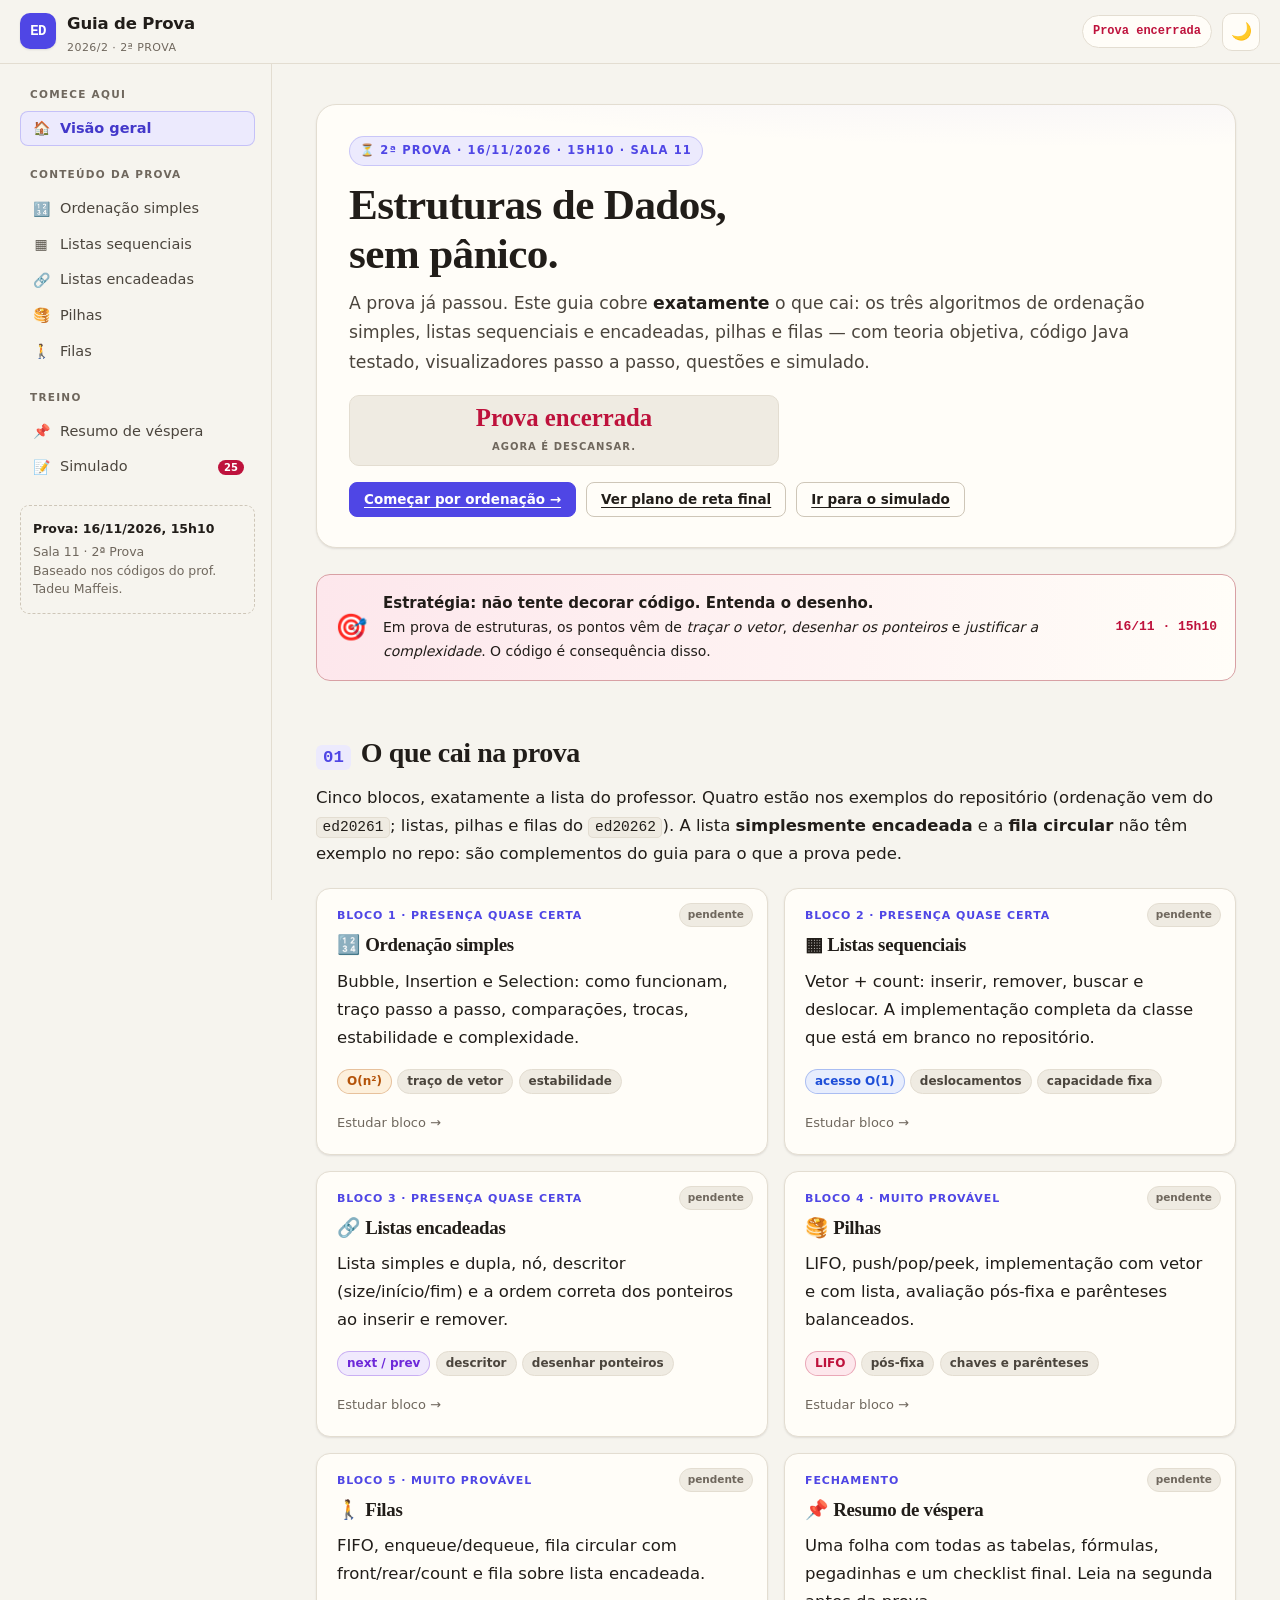
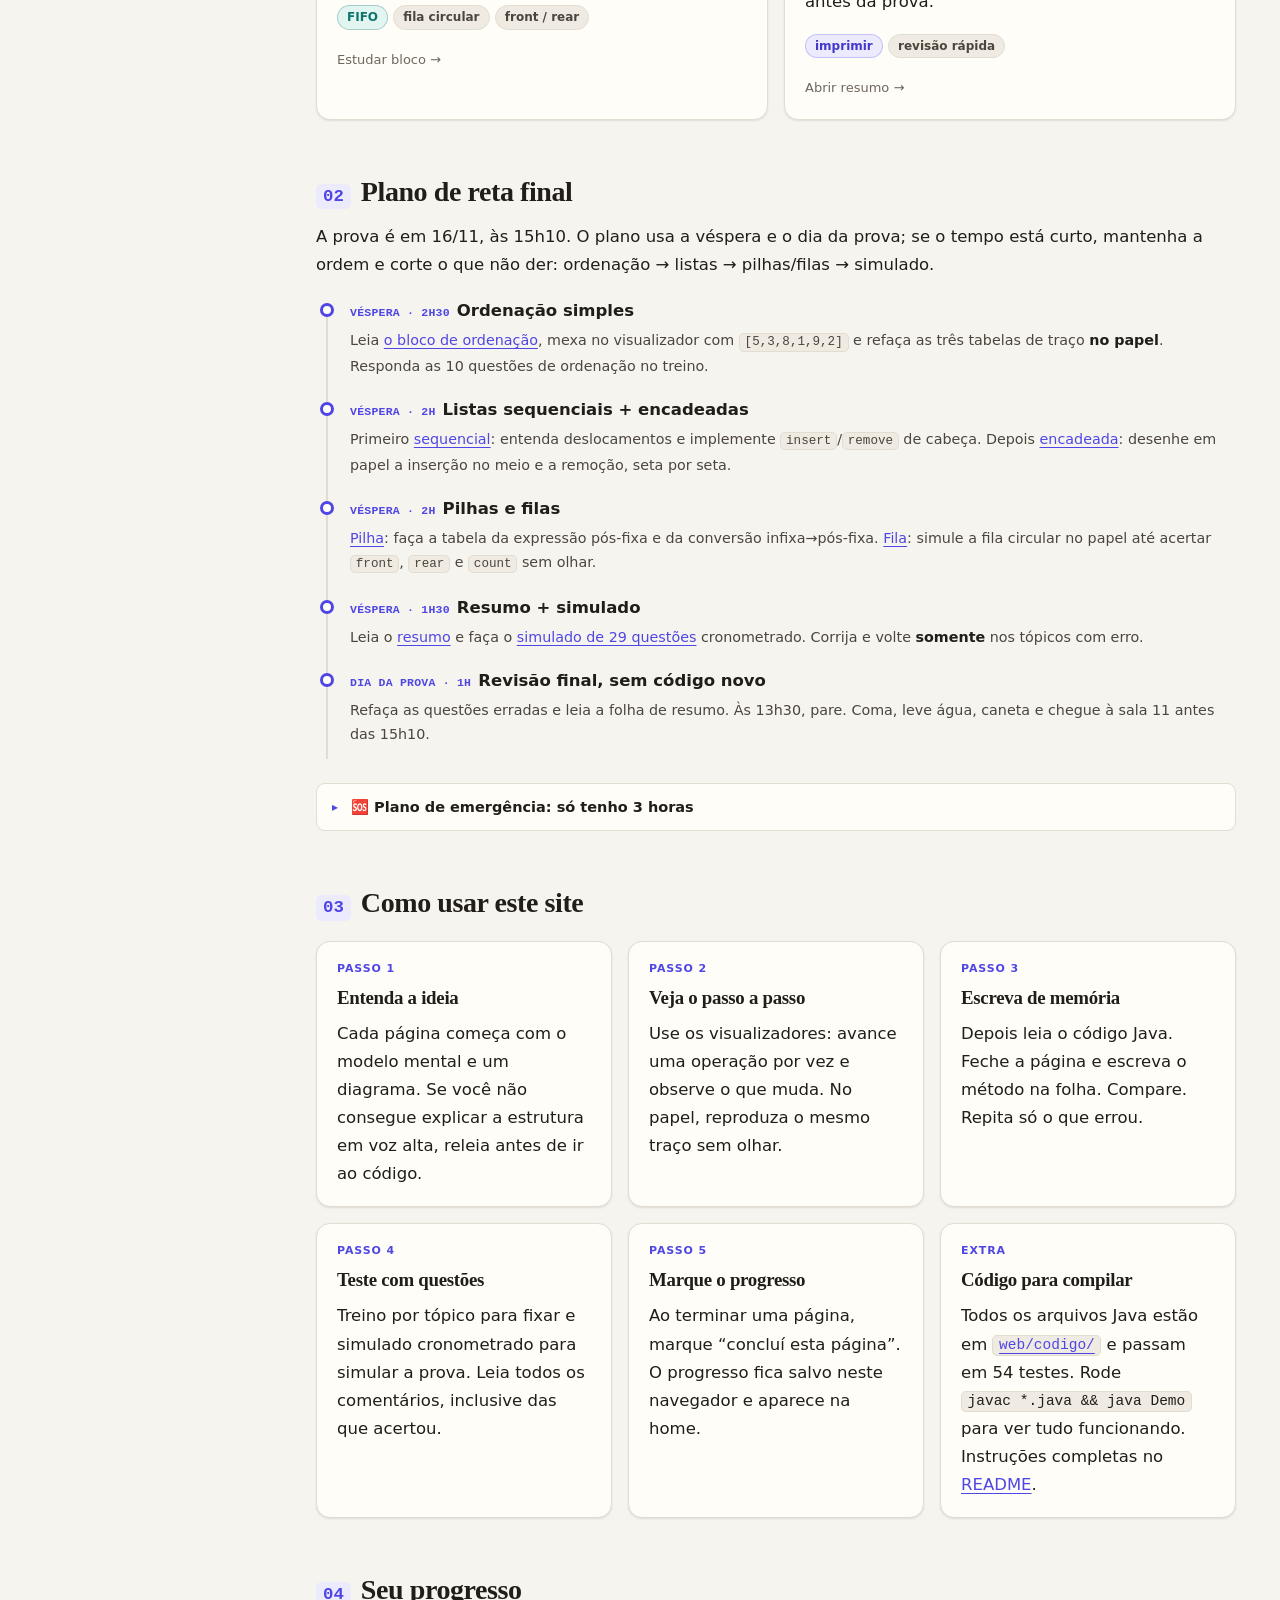
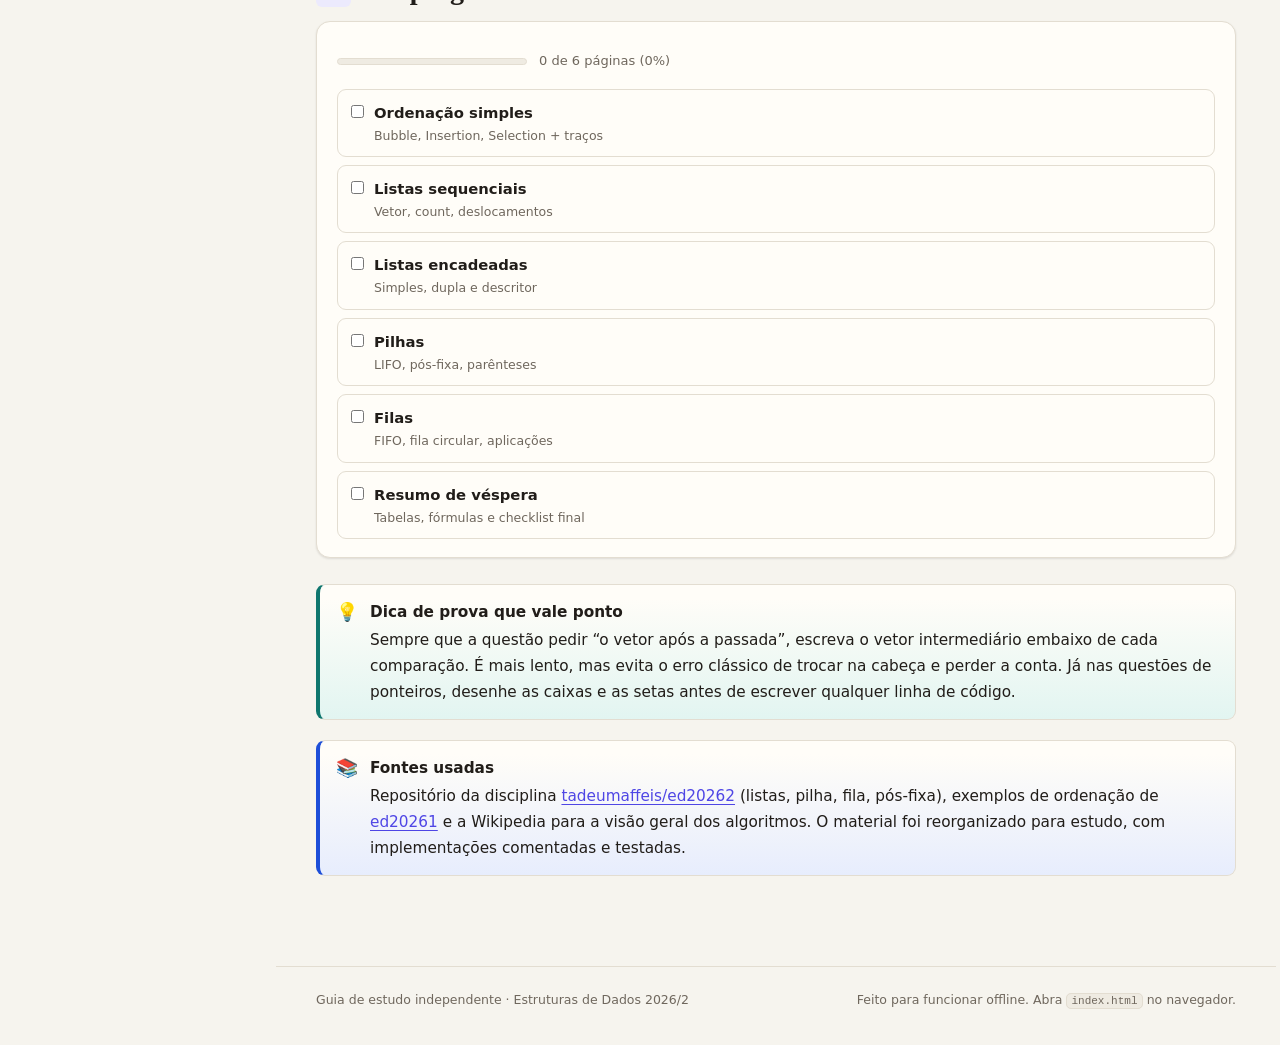
<file: index.html>
<!DOCTYPE html>
<html lang="pt-BR" data-theme="light">
<head>
  <meta charset="utf-8">
  <meta name="viewport" content="width=device-width, initial-scale=1">
  <title>Guia de Prova — Estruturas de Dados 2026/2</title>
  <meta name="description" content="Guia completo e offline para a 2ª prova de Estruturas de Dados: ordenação simples, listas sequenciais e encadeadas, pilhas e filas.">
  <link rel="stylesheet" href="css/style.css">
  <script>try{var t=localStorage.getItem("ed-theme");if(t)document.documentElement.dataset.theme=t;}catch(e){}</script>
</head>
<body data-page="inicio" data-root="" data-topic="geral">
  <a class="skip" href="#conteudo">Ir para o conteúdo</a>

  <header class="topbar">
    <button class="menu-btn" id="menuBtn" aria-label="Abrir menu" aria-expanded="false">☰</button>
    <a class="brand" href="index.html">
      <span class="brand-mark">ED</span>
      <span>Guia de Prova<small>2026/2 · 2ª prova</small></span>
    </a>
    <div class="topbar-actions">
      <span class="countdown-mini" data-countdown-mini></span>
      <button class="icon-btn" id="themeBtn" aria-label="Alternar tema">🌙</button>
    </div>
  </header>

  <div class="layout">
    <aside class="sidebar" id="sidebar">
      <nav id="nav" class="nav" aria-label="Navegação principal"></nav>
      <div class="sidebar-foot">
        <strong>Prova: 16/11/2026, 15h10</strong>
        Sala 11 · 2ª Prova<br>
        Baseado nos códigos do prof. Tadeu Maffeis.
      </div>
    </aside>

    <main class="main" id="conteudo">
      <div class="content">

        <section class="hero">
          <span class="eyebrow">⏳ 2ª Prova · 16/11/2026 · 15h10 · sala 11</span>
          <h1>Estruturas de Dados,<br>sem pânico.</h1>
          <p class="lead">
            <span data-prazo>Reta final.</span> Este guia cobre <strong>exatamente</strong> o que cai:
            os três algoritmos de ordenação simples, listas sequenciais e encadeadas, pilhas e filas —
            com teoria objetiva, código Java testado, visualizadores passo a passo, questões e simulado.
          </p>

          <div class="hero-count" data-countdown aria-label="Tempo até a prova">
            <div><b data-d>--</b><span>dias</span></div>
            <div><b data-h>--</b><span>horas</span></div>
            <div><b data-m>--</b><span>min</span></div>
            <div><b data-s>--</b><span>seg</span></div>
          </div>

          <div class="hero-actions" style="margin-top:16px">
            <a class="btn" href="pages/ordenacao.html">Começar por ordenação →</a>
            <a class="btn ghost" href="#plano">Ver plano de reta final</a>
            <a class="btn ghost" href="pages/simulado.html">Ir para o simulado</a>
          </div>
        </section>

        <div class="exam-banner">
          <span class="eb-ico" aria-hidden="true">🎯</span>
          <div class="eb-text">
            <strong>Estratégia: não tente decorar código. Entenda o desenho.</strong>
            Em prova de estruturas, os pontos vêm de <em>traçar o vetor</em>, <em>desenhar os ponteiros</em> e
            <em>justificar a complexidade</em>. O código é consequência disso.
          </div>
          <span class="eb-date">16/11 · 15h10</span>
        </div>

        <h2 id="mapa"><span class="num">01</span> O que cai na prova</h2>
        <p>
          Cinco blocos, exatamente a lista do professor. Quatro estão nos exemplos do repositório
          (ordenação vem do <code>ed20261</code>; listas, pilhas e filas do <code>ed20262</code>). A lista
          <strong>simplesmente encadeada</strong> e a <strong>fila circular</strong> não têm exemplo no repo:
          são complementos do guia para o que a prova pede.
        </p>

        <div class="grid grid-2">
          <a class="card topic-card" href="pages/ordenacao.html">
            <span class="status" data-page-status="ordenacao">pendente</span>
            <div class="card-kicker">Bloco 1 · presença quase certa</div>
            <h3>🔢 Ordenação simples</h3>
            <p>Bubble, Insertion e Selection: como funcionam, traço passo a passo, comparações, trocas, estabilidade e complexidade.</p>
            <p><span class="pill amber">O(n²)</span> <span class="pill">traço de vetor</span> <span class="pill">estabilidade</span></p>
            <span class="card-arrow">Estudar bloco →</span>
          </a>

          <a class="card topic-card" href="pages/listas-sequenciais.html">
            <span class="status" data-page-status="sequencial">pendente</span>
            <div class="card-kicker">Bloco 2 · presença quase certa</div>
            <h3>▦ Listas sequenciais</h3>
            <p>Vetor + count: inserir, remover, buscar e deslocar. A implementação completa da classe que está em branco no repositório.</p>
            <p><span class="pill blue">acesso O(1)</span> <span class="pill">deslocamentos</span> <span class="pill">capacidade fixa</span></p>
            <span class="card-arrow">Estudar bloco →</span>
          </a>

          <a class="card topic-card" href="pages/listas-encadeadas.html">
            <span class="status" data-page-status="encadeada">pendente</span>
            <div class="card-kicker">Bloco 3 · presença quase certa</div>
            <h3>🔗 Listas encadeadas</h3>
            <p>Lista simples e dupla, nó, descritor (size/início/fim) e a ordem correta dos ponteiros ao inserir e remover.</p>
            <p><span class="pill violet">next / prev</span> <span class="pill">descritor</span> <span class="pill">desenhar ponteiros</span></p>
            <span class="card-arrow">Estudar bloco →</span>
          </a>

          <a class="card topic-card" href="pages/pilhas.html">
            <span class="status" data-page-status="pilhas">pendente</span>
            <div class="card-kicker">Bloco 4 · muito provável</div>
            <h3>🥞 Pilhas</h3>
            <p>LIFO, push/pop/peek, implementação com vetor e com lista, avaliação pós-fixa e parênteses balanceados.</p>
            <p><span class="pill rose">LIFO</span> <span class="pill">pós-fixa</span> <span class="pill">chaves e parênteses</span></p>
            <span class="card-arrow">Estudar bloco →</span>
          </a>

          <a class="card topic-card" href="pages/filas.html">
            <span class="status" data-page-status="filas">pendente</span>
            <div class="card-kicker">Bloco 5 · muito provável</div>
            <h3>🚶 Filas</h3>
            <p>FIFO, enqueue/dequeue, fila circular com front/rear/count e fila sobre lista encadeada.</p>
            <p><span class="pill green">FIFO</span> <span class="pill">fila circular</span> <span class="pill">front / rear</span></p>
            <span class="card-arrow">Estudar bloco →</span>
          </a>

          <a class="card topic-card" href="pages/resumo.html">
            <span class="status" data-page-status="resumo">pendente</span>
            <div class="card-kicker">Fechamento</div>
            <h3>📌 Resumo de véspera</h3>
            <p>Uma folha com todas as tabelas, fórmulas, pegadinhas e um checklist final. Leia na segunda antes da prova.</p>
            <p><span class="pill accent">imprimir</span> <span class="pill">revisão rápida</span></p>
            <span class="card-arrow">Abrir resumo →</span>
          </a>
        </div>

        <h2 id="plano"><span class="num">02</span> Plano de reta final</h2>
        <p>
          A prova é em 16/11, às 15h10. O plano usa a véspera e o dia da prova; se o tempo está curto,
          mantenha a ordem e corte o que não der: ordenação → listas → pilhas/filas → simulado.
        </p>

        <ol class="timeline">
          <li>
            <span class="tl-time">Véspera · 2h30</span><span class="tl-title">Ordenação simples</span>
            <p>Leia <a href="pages/ordenacao.html">o bloco de ordenação</a>, mexa no visualizador com <code>[5,3,8,1,9,2]</code> e refaça as três tabelas de traço <strong>no papel</strong>. Responda as 10 questões de ordenação no treino.</p>
          </li>
          <li>
            <span class="tl-time">Véspera · 2h</span><span class="tl-title">Listas sequenciais + encadeadas</span>
            <p>Primeiro <a href="pages/listas-sequenciais.html">sequencial</a>: entenda deslocamentos e implemente <code>insert</code>/<code>remove</code> de cabeça. Depois <a href="pages/listas-encadeadas.html">encadeada</a>: desenhe em papel a inserção no meio e a remoção, seta por seta.</p>
          </li>
          <li>
            <span class="tl-time">Véspera · 2h</span><span class="tl-title">Pilhas e filas</span>
            <p><a href="pages/pilhas.html">Pilha</a>: faça a tabela da expressão pós-fixa e da conversão infixa→pós-fixa. <a href="pages/filas.html">Fila</a>: simule a fila circular no papel até acertar <code>front</code>, <code>rear</code> e <code>count</code> sem olhar.</p>
          </li>
          <li>
            <span class="tl-time">Véspera · 1h30</span><span class="tl-title">Resumo + simulado</span>
            <p>Leia o <a href="pages/resumo.html">resumo</a> e faça o <a href="pages/simulado.html">simulado de 29 questões</a> cronometrado. Corrija e volte <strong>somente</strong> nos tópicos com erro.</p>
          </li>
          <li>
            <span class="tl-time">Dia da prova · 1h</span><span class="tl-title">Revisão final, sem código novo</span>
            <p>Refaça as questões erradas e leia a folha de resumo. Às 13h30, pare. Coma, leve água, caneta e chegue à sala 11 antes das 15h10.</p>
          </li>
        </ol>

        <details>
          <summary>🆘 Plano de emergência: só tenho 3 horas</summary>
          <div class="details-body">
            <ol>
              <li><strong>40 min — Ordenação:</strong> leia as três ideias e as tabelas de traço. Decore a tabela de complexidade (Bubble/Insertion: melhor O(n), médio/pior O(n²); Selection: sempre O(n²), mas ≤ n−1 trocas na versão clássica).</li>
              <li><strong>40 min — Listas:</strong> foque em <em>onde</em> os elementos se deslocam (sequencial) e na <em>ordem dos ponteiros</em> (encadeada). Desenhe uma inserção no meio.</li>
              <li><strong>40 min — Pilhas e filas:</strong> LIFO/FIFO, pós-fixa e fila circular. São receitas curtas e valem muitos pontos.</li>
              <li><strong>30 min — Resumo:</strong> leia a página de resumo inteira, principalmente as pegadinhas.</li>
              <li><strong>30 min — Simulado:</strong> faça só 15 questões e leia os comentários das erradas.</li>
            </ol>
            <p class="mb0">Se tiver <strong>1 hora</strong>: leia o resumo e faça o treino de 10 questões de ordenação. É o melhor retorno por minuto.</p>
          </div>
        </details>

        <h2 id="como"><span class="num">03</span> Como usar este site</h2>
        <div class="grid grid-3">
          <div class="card">
            <div class="card-kicker">Passo 1</div>
            <h3>Entenda a ideia</h3>
            <p>Cada página começa com o modelo mental e um diagrama. Se você não consegue explicar a estrutura em voz alta, releia antes de ir ao código.</p>
          </div>
          <div class="card">
            <div class="card-kicker">Passo 2</div>
            <h3>Veja o passo a passo</h3>
            <p>Use os visualizadores: avance uma operação por vez e observe o que muda. No papel, reproduza o mesmo traço sem olhar.</p>
          </div>
          <div class="card">
            <div class="card-kicker">Passo 3</div>
            <h3>Escreva de memória</h3>
            <p>Depois leia o código Java. Feche a página e escreva o método na folha. Compare. Repita só o que errou.</p>
          </div>
          <div class="card">
            <div class="card-kicker">Passo 4</div>
            <h3>Teste com questões</h3>
            <p>Treino por tópico para fixar e simulado cronometrado para simular a prova. Leia todos os comentários, inclusive das que acertou.</p>
          </div>
          <div class="card">
            <div class="card-kicker">Passo 5</div>
            <h3>Marque o progresso</h3>
            <p>Ao terminar uma página, marque “concluí esta página”. O progresso fica salvo neste navegador e aparece na home.</p>
          </div>
          <div class="card">
            <div class="card-kicker">Extra</div>
            <h3>Código para compilar</h3>
            <p>Todos os arquivos Java estão em <a href="codigo/Demo.java"><code>web/codigo/</code></a> e passam em 54 testes. Rode <code>javac *.java &amp;&amp; java Demo</code> para ver tudo funcionando. Instruções completas no <a href="README.md">README</a>.</p>
          </div>
        </div>

        <h2 id="progresso"><span class="num">04</span> Seu progresso</h2>
        <div class="card">
          <div class="big-progress">
            <span class="progress-track"><span class="progress-fill" data-progress-fill style="width:0%"></span></span>
            <span data-progress-label>0 de 6 páginas (0%)</span>
          </div>
          <ul class="checklist" style="margin-top:16px">
            <li><label class="check-item"><input type="checkbox" data-progress="ordenacao"><span><span class="ci-title">Ordenação simples</span><span class="ci-sub">Bubble, Insertion, Selection + traços</span></span></label></li>
            <li><label class="check-item"><input type="checkbox" data-progress="sequencial"><span><span class="ci-title">Listas sequenciais</span><span class="ci-sub">Vetor, count, deslocamentos</span></span></label></li>
            <li><label class="check-item"><input type="checkbox" data-progress="encadeada"><span><span class="ci-title">Listas encadeadas</span><span class="ci-sub">Simples, dupla e descritor</span></span></label></li>
            <li><label class="check-item"><input type="checkbox" data-progress="pilhas"><span><span class="ci-title">Pilhas</span><span class="ci-sub">LIFO, pós-fixa, parênteses</span></span></label></li>
            <li><label class="check-item"><input type="checkbox" data-progress="filas"><span><span class="ci-title">Filas</span><span class="ci-sub">FIFO, fila circular, aplicações</span></span></label></li>
            <li><label class="check-item"><input type="checkbox" data-progress="resumo"><span><span class="ci-title">Resumo de véspera</span><span class="ci-sub">Tabelas, fórmulas e checklist final</span></span></label></li>
          </ul>
        </div>

        <div class="callout tip" style="margin-top:26px">
          <span class="ico">💡</span>
          <div>
            <strong>Dica de prova que vale ponto</strong>
            <p>Sempre que a questão pedir “o vetor após a passada”, escreva o vetor intermediário embaixo de cada comparação. É mais lento, mas evita o erro clássico de trocar na cabeça e perder a conta. Já nas questões de ponteiros, desenhe as caixas e as setas antes de escrever qualquer linha de código.</p>
          </div>
        </div>

        <div class="callout info">
          <span class="ico">📚</span>
          <div>
            <strong>Fontes usadas</strong>
            <p>Repositório da disciplina <a href="https://github.com/tadeumaffeis/ed20262">tadeumaffeis/ed20262</a> (listas, pilha, fila, pós-fixa), exemplos de ordenação de <a href="https://github.com/tadeumaffeis/ed20261">ed20261</a> e a Wikipedia para a visão geral dos algoritmos. O material foi reorganizado para estudo, com implementações comentadas e testadas.</p>
          </div>
        </div>

      </div>

      <footer class="footer">
        <span>Guia de estudo independente · Estruturas de Dados 2026/2</span>
        <span>Feito para funcionar offline. Abra <code>index.html</code> no navegador.</span>
      </footer>
    </main>
  </div>

  <button class="to-top" id="toTop" aria-label="Voltar ao topo">↑</button>

  <script src="js/app.js"></script>
</body>
</html>
</file>
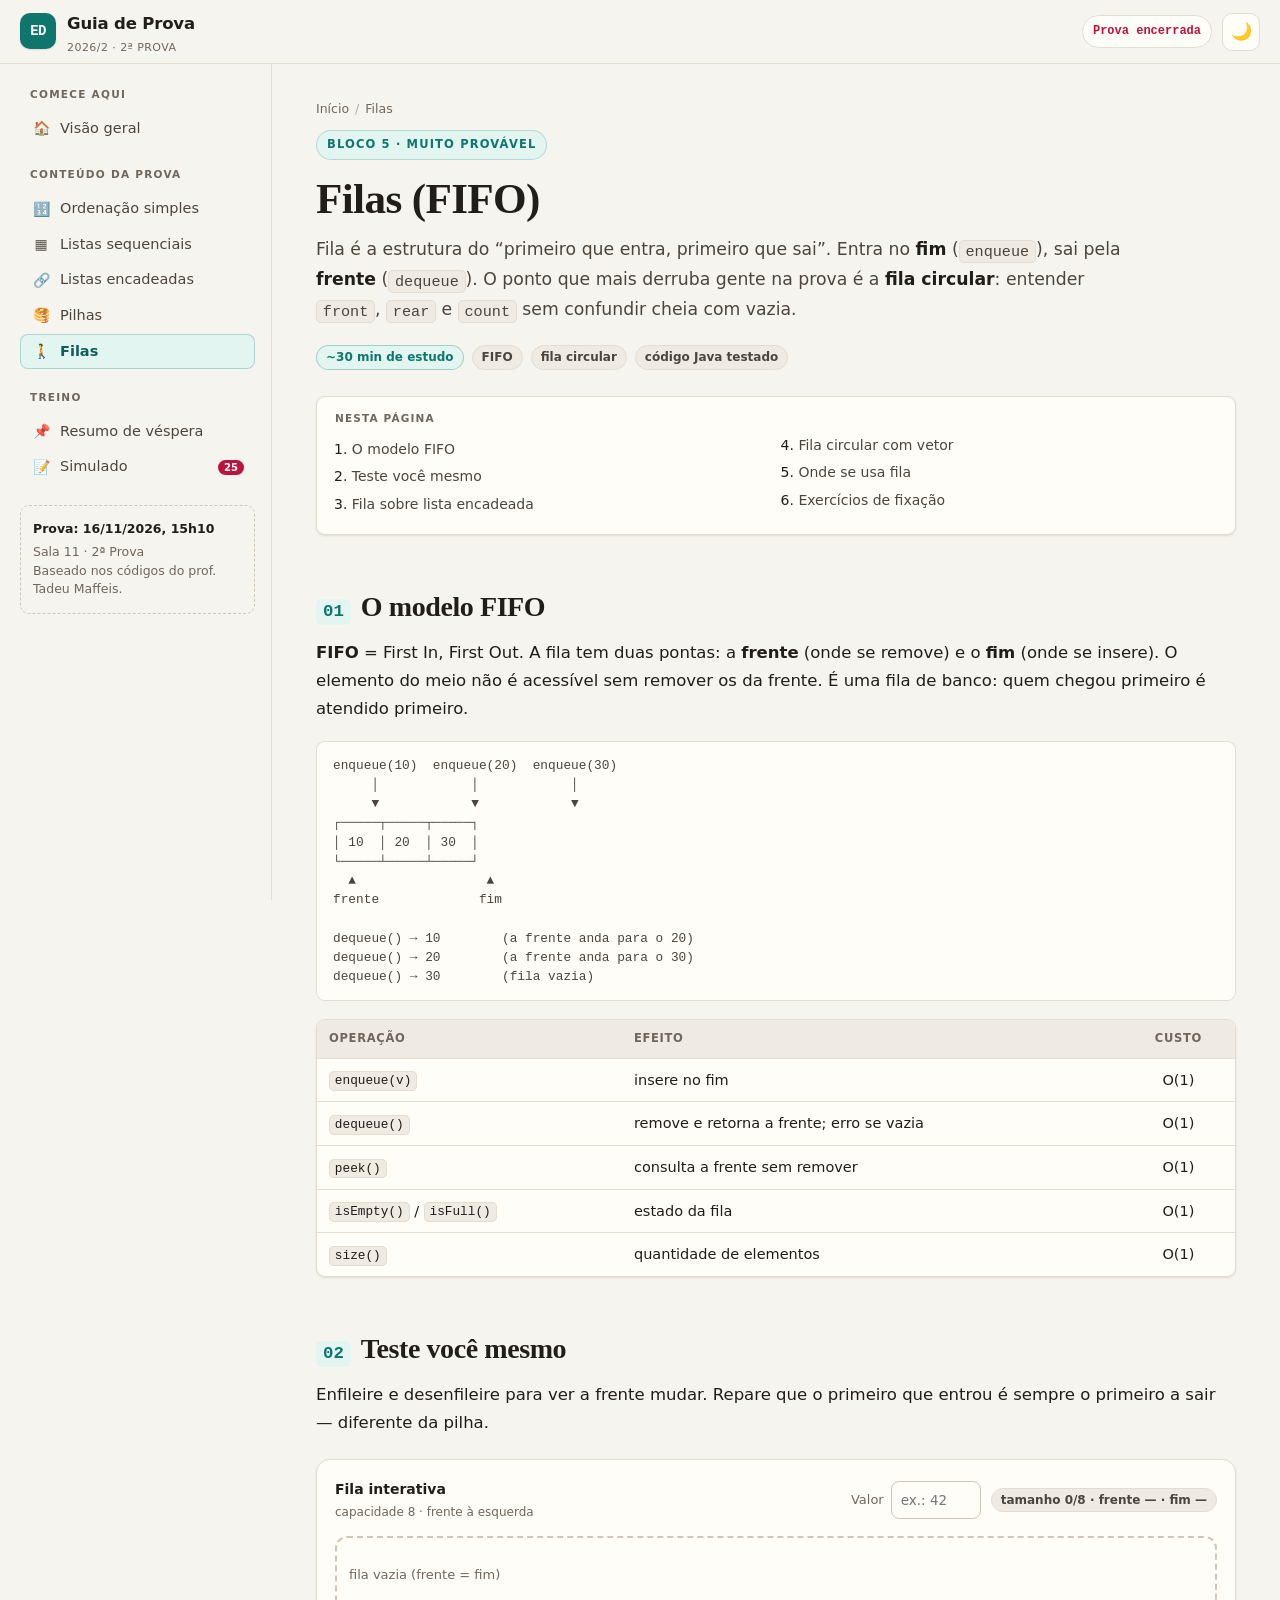
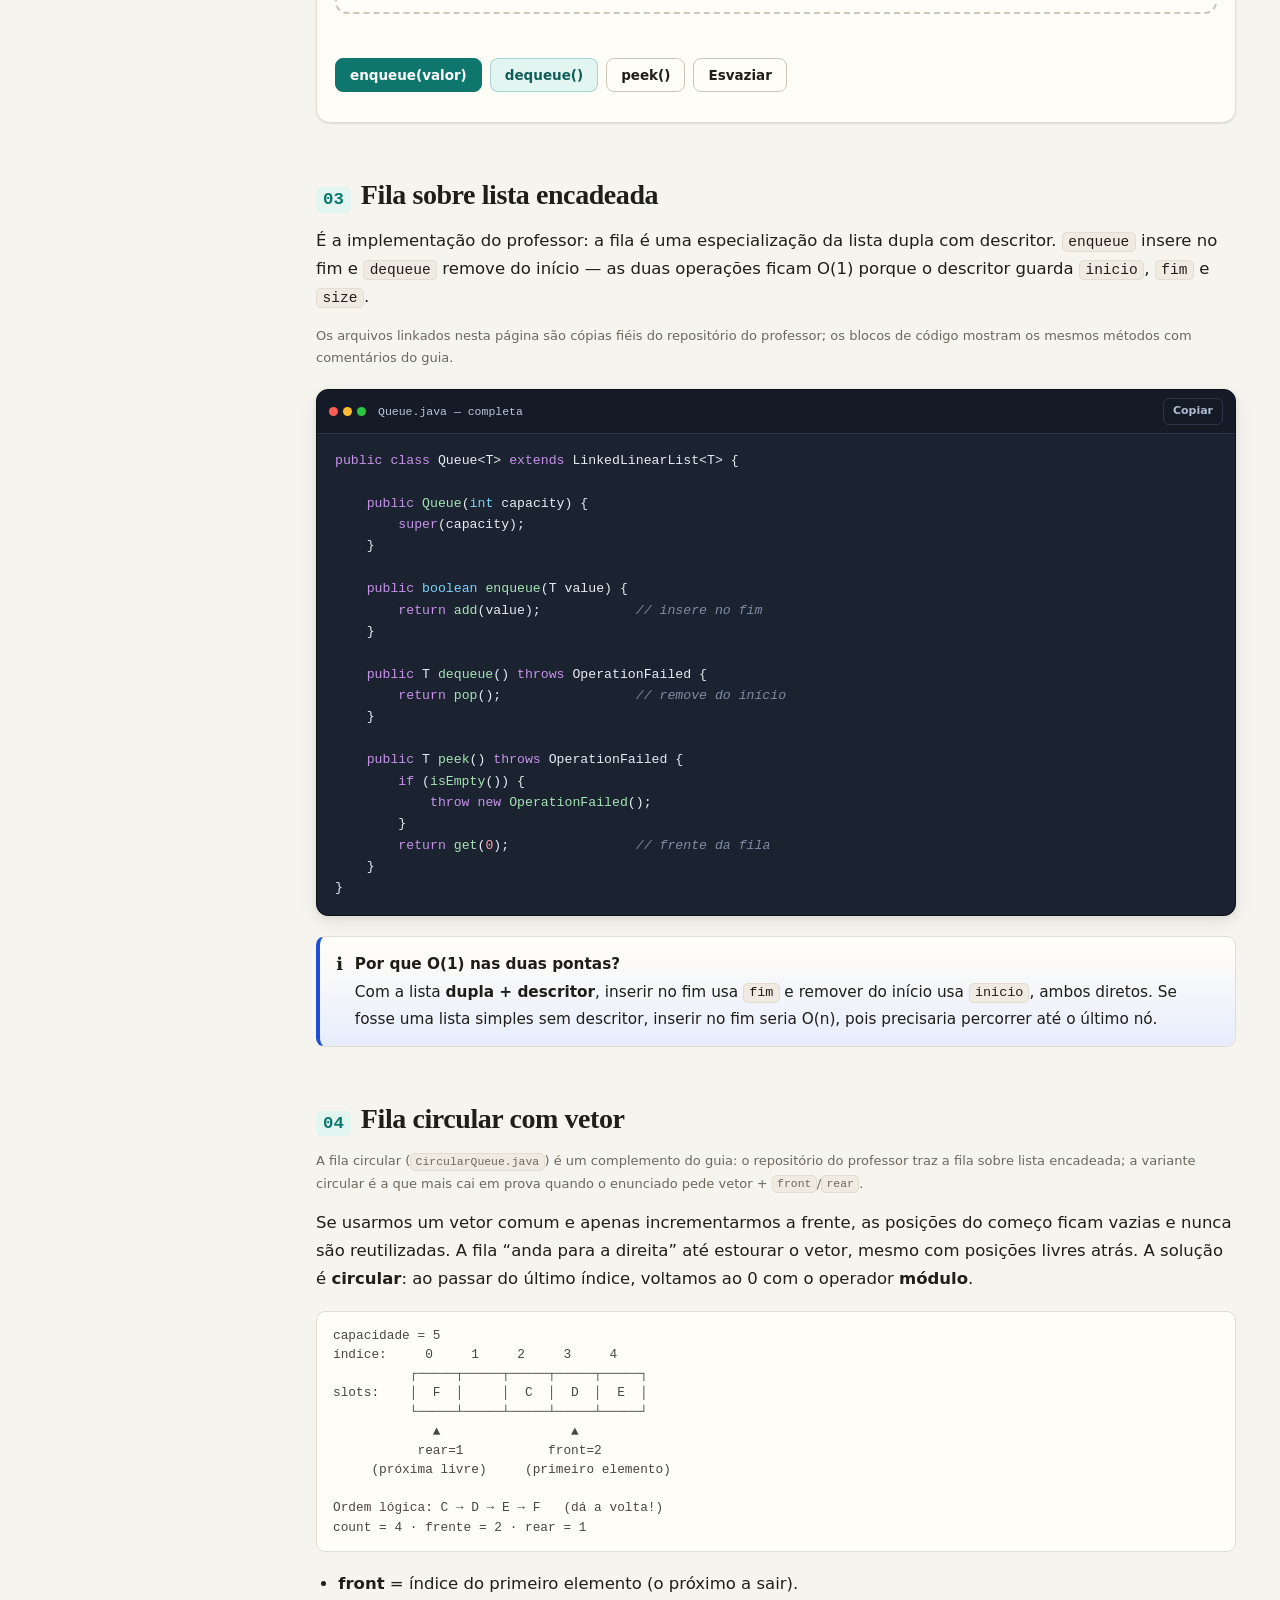
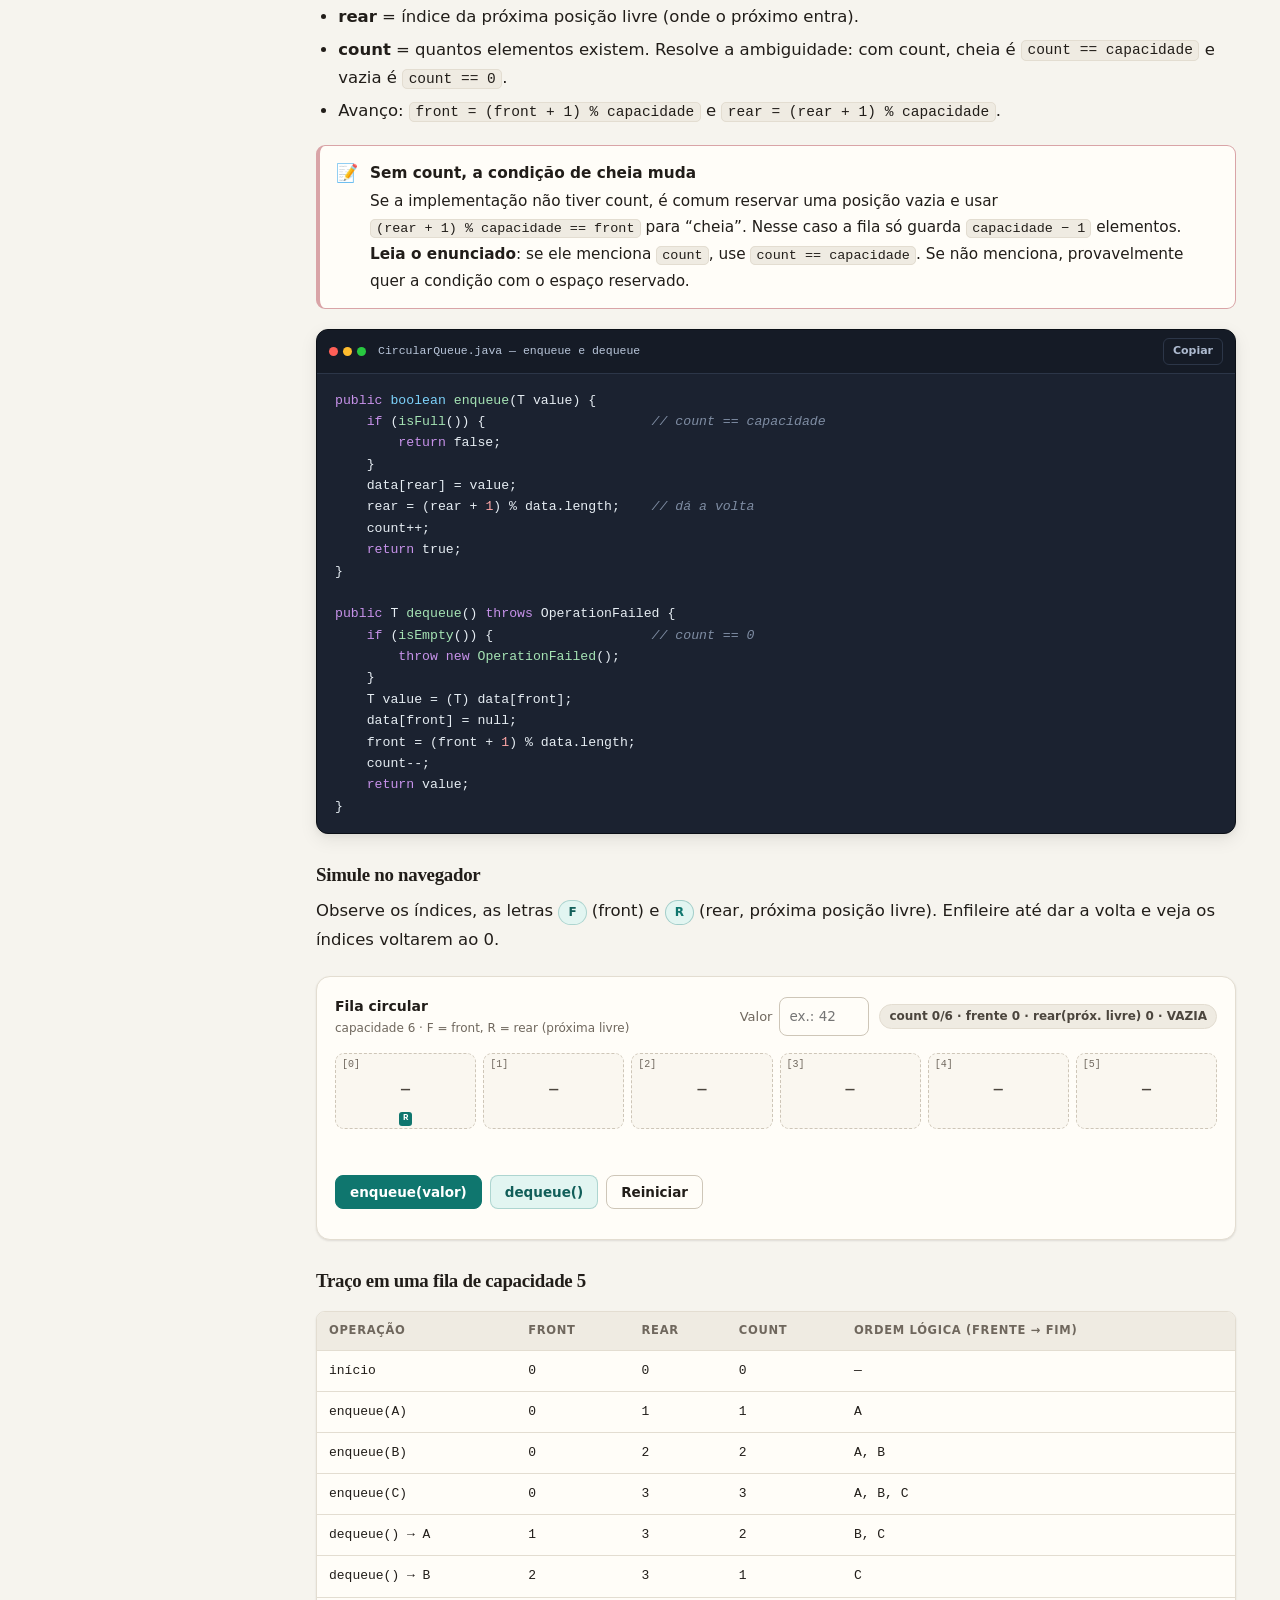
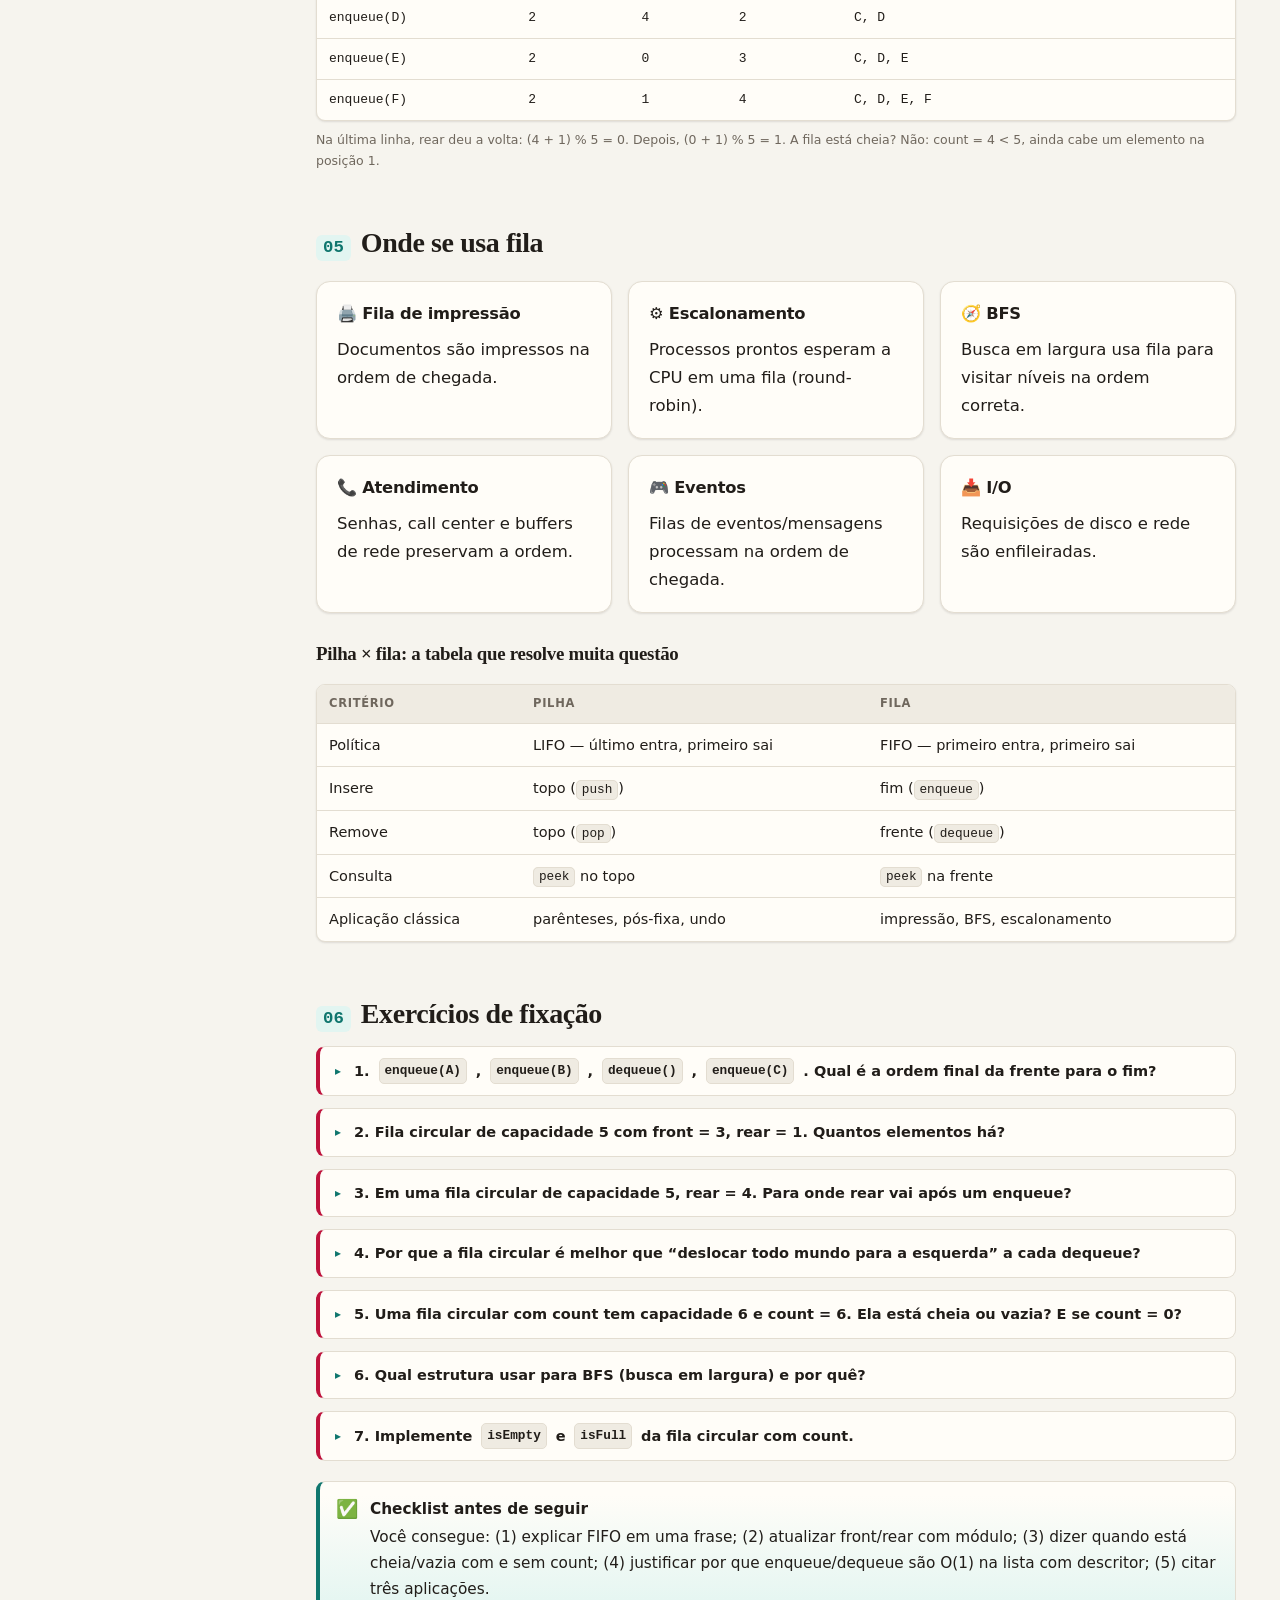
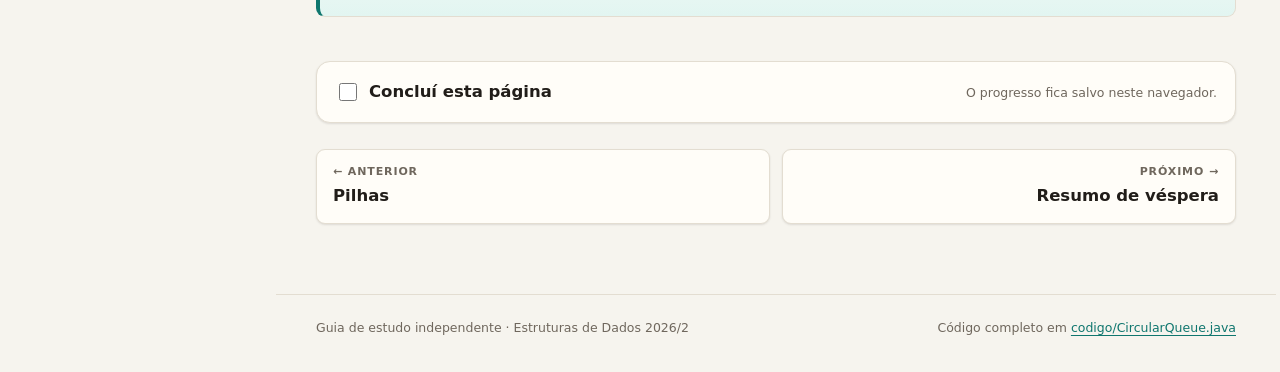
<file: pages/filas.html>
<!DOCTYPE html>
<html lang="pt-BR" data-theme="light">
<head>
  <meta charset="utf-8">
  <meta name="viewport" content="width=device-width, initial-scale=1">
  <title>Filas — Guia de Prova ED 2026/2</title>
  <meta name="description" content="Filas (FIFO): enqueue, dequeue, fila circular com front/rear/count, implementação com vetor e lista encadeada.">
  <link rel="stylesheet" href="../css/style.css">
  <script>try{var t=localStorage.getItem("ed-theme");if(t)document.documentElement.dataset.theme=t;}catch(e){}</script>
</head>
<body data-page="filas" data-root="../" data-topic="filas">
  <a class="skip" href="#conteudo">Ir para o conteúdo</a>

  <header class="topbar">
    <button class="menu-btn" id="menuBtn" aria-label="Abrir menu" aria-expanded="false">☰</button>
    <a class="brand" href="../index.html">
      <span class="brand-mark">ED</span>
      <span>Guia de Prova<small>2026/2 · 2ª prova</small></span>
    </a>
    <div class="topbar-actions">
      <span class="countdown-mini" data-countdown-mini></span>
      <button class="icon-btn" id="themeBtn" aria-label="Alternar tema">🌙</button>
    </div>
  </header>

  <div class="layout">
    <aside class="sidebar" id="sidebar">
      <nav id="nav" class="nav" aria-label="Navegação principal"></nav>
      <div class="sidebar-foot">
        <strong>Prova: 16/11/2026, 15h10</strong>
        Sala 11 · 2ª Prova<br>
        Baseado nos códigos do prof. Tadeu Maffeis.
      </div>
    </aside>

    <main class="main" id="conteudo">
      <div class="content">
        <div class="crumbs"><a href="../index.html">Início</a><span>/</span>Filas</div>
        <span class="eyebrow">Bloco 5 · muito provável</span>
        <h1>Filas (FIFO)</h1>
        <p class="lead">
          Fila é a estrutura do “primeiro que entra, primeiro que sai”. Entra no <strong>fim</strong>
          (<code>enqueue</code>), sai pela <strong>frente</strong> (<code>dequeue</code>). O ponto que mais
          derruba gente na prova é a <strong>fila circular</strong>: entender <code>front</code>,
          <code>rear</code> e <code>count</code> sem confundir cheia com vazia.
        </p>
        <div class="meta-row">
          <span class="pill green">~30 min de estudo</span>
          <span class="pill">FIFO</span>
          <span class="pill">fila circular</span>
          <span class="pill">código Java testado</span>
        </div>

        <div class="toc" data-toc></div>

        <h2 id="modelo"><span class="num">01</span> O modelo FIFO</h2>
        <p>
          <strong>FIFO</strong> = First In, First Out. A fila tem duas pontas: a <strong>frente</strong>
          (onde se remove) e o <strong>fim</strong> (onde se insere). O elemento do meio não é acessível
          sem remover os da frente. É uma fila de banco: quem chegou primeiro é atendido primeiro.
        </p>
        <pre class="ascii">enqueue(10)  enqueue(20)  enqueue(30)
     │            │            │
     ▼            ▼            ▼
┌─────┬─────┬─────┐
│ 10  │ 20  │ 30  │
└─────┴─────┴─────┘
  ▲                 ▲
frente             fim

dequeue() → 10        (a frente anda para o 20)
dequeue() → 20        (a frente anda para o 30)
dequeue() → 30        (fila vazia)</pre>

        <div class="table-wrap">
          <table>
            <thead><tr><th>Operação</th><th>Efeito</th><th class="c">Custo</th></tr></thead>
            <tbody>
              <tr><td><code>enqueue(v)</code></td><td>insere no fim</td><td class="c">O(1)</td></tr>
              <tr><td><code>dequeue()</code></td><td>remove e retorna a frente; erro se vazia</td><td class="c">O(1)</td></tr>
              <tr><td><code>peek()</code></td><td>consulta a frente sem remover</td><td class="c">O(1)</td></tr>
              <tr><td><code>isEmpty()</code> / <code>isFull()</code></td><td>estado da fila</td><td class="c">O(1)</td></tr>
              <tr><td><code>size()</code></td><td>quantidade de elementos</td><td class="c">O(1)</td></tr>
            </tbody>
          </table>
        </div>

        <h2 id="demo"><span class="num">02</span> Teste você mesmo</h2>
        <p>
          Enfileire e desenfileire para ver a frente mudar. Repare que o primeiro que entrou é sempre o
          primeiro a sair — diferente da pilha.
        </p>
        <div class="demo" id="queueDemo">
          <div class="demo-top">
            <div class="demo-title">Fila interativa<small>capacidade 8 · frente à esquerda</small></div>
            <label class="field">Valor <input type="text" id="queueValue" placeholder="ex.: 42" style="width:90px"></label>
            <span class="pill" id="queueMeta">tamanho 0/8</span>
          </div>
          <div class="queue-viz" id="queueViz"></div>
          <div class="node-msg" id="queueMsg"></div>
          <div class="controls">
            <button class="btn" id="queueEnqueue">enqueue(valor)</button>
            <button class="btn soft" id="queueDequeue">dequeue()</button>
            <button class="btn ghost" id="queuePeek">peek()</button>
            <button class="btn ghost" id="queueClear">Esvaziar</button>
          </div>
        </div>

        <h2 id="ligada"><span class="num">03</span> Fila sobre lista encadeada</h2>
        <p>
          É a implementação do professor: a fila é uma especialização da lista dupla com descritor.
          <code>enqueue</code> insere no fim e <code>dequeue</code> remove do início — as duas operações
          ficam O(1) porque o descritor guarda <code>inicio</code>, <code>fim</code> e <code>size</code>.
        </p>
        <p class="small muted">Os arquivos linkados nesta página são cópias fiéis do repositório do professor;
        os blocos de código mostram os mesmos métodos com comentários do guia.</p>
        <div class="codeblock">
          <div class="codebar"><span class="dots"><i></i><i></i><i></i></span><span class="filename">Queue.java — completa</span><button class="copy" data-copy>Copiar</button></div>
          <pre><code>public class Queue&lt;T&gt; extends LinkedLinearList&lt;T&gt; {

    public Queue(int capacity) {
        super(capacity);
    }

    public boolean enqueue(T value) {
        return add(value);            // insere no fim
    }

    public T dequeue() throws OperationFailed {
        return pop();                 // remove do início
    }

    public T peek() throws OperationFailed {
        if (isEmpty()) {
            throw new OperationFailed();
        }
        return get(0);                // frente da fila
    }
}</code></pre>
        </div>
        <div class="callout info">
          <span class="ico">ℹ️</span>
          <div>
            <strong>Por que O(1) nas duas pontas?</strong>
            <p class="mb0">Com a lista <strong>dupla + descritor</strong>, inserir no fim usa
            <code>fim</code> e remover do início usa <code>inicio</code>, ambos diretos. Se fosse uma lista
            simples sem descritor, inserir no fim seria O(n), pois precisaria percorrer até o último nó.</p>
          </div>
        </div>

        <h2 id="circular"><span class="num">04</span> Fila circular com vetor</h2>
        <p class="small muted">A fila circular (<code>CircularQueue.java</code>) é um complemento do guia:
        o repositório do professor traz a fila sobre lista encadeada; a variante circular é a que mais cai
        em prova quando o enunciado pede vetor + <code>front</code>/<code>rear</code>.</p>
        <p>
          Se usarmos um vetor comum e apenas incrementarmos a frente, as posições do começo ficam vazias e
          nunca são reutilizadas. A fila “anda para a direita” até estourar o vetor, mesmo com posições
          livres atrás. A solução é <strong>circular</strong>: ao passar do último índice, voltamos ao 0 com
          o operador <strong>módulo</strong>.
        </p>
        <pre class="ascii">capacidade = 5
índice:     0     1     2     3     4
          ┌─────┬─────┬─────┬─────┬─────┐
slots:    │  F  │     │  C  │  D  │  E  │
          └─────┴─────┴─────┴─────┴─────┘
             ▲                 ▲
           rear=1           front=2
     (próxima livre)     (primeiro elemento)

Ordem lógica: C → D → E → F   (dá a volta!)
count = 4 · frente = 2 · rear = 1</pre>

        <ul>
          <li><strong>front</strong> = índice do primeiro elemento (o próximo a sair).</li>
          <li><strong>rear</strong> = índice da próxima posição livre (onde o próximo entra).</li>
          <li><strong>count</strong> = quantos elementos existem. Resolve a ambiguidade: com count, cheia é <code>count == capacidade</code> e vazia é <code>count == 0</code>.</li>
          <li>Avanço: <code>front = (front + 1) % capacidade</code> e <code>rear = (rear + 1) % capacidade</code>.</li>
        </ul>

        <div class="callout exam">
          <span class="ico">📝</span>
          <div>
            <strong>Sem count, a condição de cheia muda</strong>
            <p class="mb0">Se a implementação não tiver count, é comum reservar uma posição vazia e usar
            <code>(rear + 1) % capacidade == front</code> para “cheia”. Nesse caso a fila só guarda
            <code>capacidade − 1</code> elementos. <strong>Leia o enunciado</strong>: se ele menciona
            <code>count</code>, use <code>count == capacidade</code>. Se não menciona, provavelmente quer a
            condição com o espaço reservado.</p>
          </div>
        </div>

        <div class="codeblock">
          <div class="codebar"><span class="dots"><i></i><i></i><i></i></span><span class="filename">CircularQueue.java — enqueue e dequeue</span><button class="copy" data-copy>Copiar</button></div>
          <pre><code>public boolean enqueue(T value) {
    if (isFull()) {                     // count == capacidade
        return false;
    }
    data[rear] = value;
    rear = (rear + 1) % data.length;    // dá a volta
    count++;
    return true;
}

public T dequeue() throws OperationFailed {
    if (isEmpty()) {                    // count == 0
        throw new OperationFailed();
    }
    T value = (T) data[front];
    data[front] = null;
    front = (front + 1) % data.length;
    count--;
    return value;
}</code></pre>
        </div>

        <h3>Simule no navegador</h3>
        <p>
          Observe os índices, as letras <span class="pill accent">F</span> (front) e
          <span class="pill green">R</span> (rear, próxima posição livre). Enfileire até dar a volta e veja
          os índices voltarem ao 0.
        </p>
        <div class="demo" id="circularDemo">
          <div class="demo-top">
            <div class="demo-title">Fila circular<small>capacidade 6 · F = front, R = rear (próxima livre)</small></div>
            <label class="field">Valor <input type="text" id="circularValue" placeholder="ex.: 42" style="width:90px"></label>
            <span class="pill" id="circularMeta">count 0/6</span>
          </div>
          <div class="circular" id="circularSlots"></div>
          <div class="node-msg" id="circularMsg"></div>
          <div class="controls">
            <button class="btn" id="circularEnqueue">enqueue(valor)</button>
            <button class="btn soft" id="circularDequeue">dequeue()</button>
            <button class="btn ghost" id="circularReset">Reiniciar</button>
          </div>
        </div>

        <h3>Traço em uma fila de capacidade 5</h3>
        <div class="table-wrap">
          <table class="trace">
            <thead><tr><th>Operação</th><th>front</th><th>rear</th><th>count</th><th>Ordem lógica (frente → fim)</th></tr></thead>
            <tbody>
              <tr><td>início</td><td>0</td><td>0</td><td>0</td><td>—</td></tr>
              <tr><td>enqueue(A)</td><td>0</td><td>1</td><td>1</td><td>A</td></tr>
              <tr><td>enqueue(B)</td><td>0</td><td>2</td><td>2</td><td>A, B</td></tr>
              <tr><td>enqueue(C)</td><td>0</td><td>3</td><td>3</td><td>A, B, C</td></tr>
              <tr><td>dequeue() → A</td><td>1</td><td>3</td><td>2</td><td>B, C</td></tr>
              <tr><td>dequeue() → B</td><td>2</td><td>3</td><td>1</td><td>C</td></tr>
              <tr><td>enqueue(D)</td><td>2</td><td>4</td><td>2</td><td>C, D</td></tr>
              <tr><td>enqueue(E)</td><td>2</td><td>0</td><td>3</td><td>C, D, E</td></tr>
              <tr><td>enqueue(F)</td><td>2</td><td>1</td><td>4</td><td>C, D, E, F</td></tr>
            </tbody>
          </table>
        </div>
        <p class="table-note">Na última linha, rear deu a volta: (4 + 1) % 5 = 0. Depois, (0 + 1) % 5 = 1. A fila está cheia? Não: count = 4 &lt; 5, ainda cabe um elemento na posição 1.</p>

        <h2 id="aplicacoes"><span class="num">05</span> Onde se usa fila</h2>
        <div class="grid grid-3">
          <div class="card"><h4 class="mt0">🖨️ Fila de impressão</h4><p class="mb0">Documentos são impressos na ordem de chegada.</p></div>
          <div class="card"><h4 class="mt0">⚙️ Escalonamento</h4><p class="mb0">Processos prontos esperam a CPU em uma fila (round-robin).</p></div>
          <div class="card"><h4 class="mt0">🧭 BFS</h4><p class="mb0">Busca em largura usa fila para visitar níveis na ordem correta.</p></div>
          <div class="card"><h4 class="mt0">📞 Atendimento</h4><p class="mb0">Senhas, call center e buffers de rede preservam a ordem.</p></div>
          <div class="card"><h4 class="mt0">🎮 Eventos</h4><p class="mb0">Filas de eventos/mensagens processam na ordem de chegada.</p></div>
          <div class="card"><h4 class="mt0">📥 I/O</h4><p class="mb0">Requisições de disco e rede são enfileiradas.</p></div>
        </div>

        <h3>Pilha × fila: a tabela que resolve muita questão</h3>
        <div class="table-wrap">
          <table>
            <thead><tr><th>Critério</th><th>Pilha</th><th>Fila</th></tr></thead>
            <tbody>
              <tr><td>Política</td><td>LIFO — último entra, primeiro sai</td><td>FIFO — primeiro entra, primeiro sai</td></tr>
              <tr><td>Insere</td><td>topo (<code>push</code>)</td><td>fim (<code>enqueue</code>)</td></tr>
              <tr><td>Remove</td><td>topo (<code>pop</code>)</td><td>frente (<code>dequeue</code>)</td></tr>
              <tr><td>Consulta</td><td><code>peek</code> no topo</td><td><code>peek</code> na frente</td></tr>
              <tr><td>Aplicação clássica</td><td>parênteses, pós-fixa, undo</td><td>impressão, BFS, escalonamento</td></tr>
            </tbody>
          </table>
        </div>

        <h2 id="exercicios"><span class="num">06</span> Exercícios de fixação</h2>

        <details class="examq">
          <summary>1. <code>enqueue(A)</code>, <code>enqueue(B)</code>, <code>dequeue()</code>, <code>enqueue(C)</code>. Qual é a ordem final da frente para o fim?</summary>
          <div class="details-body">
            <p class="mb0">Depois do dequeue sai A; restam B. O enqueue(C) põe no fim: <strong>B, C</strong>.
            A frente é B.</p>
          </div>
        </details>

        <details class="examq">
          <summary>2. Fila circular de capacidade 5 com front = 3, rear = 1. Quantos elementos há?</summary>
          <div class="details-body">
            <p class="mb0"><code>count = (rear − front + capacidade) % capacidade = (1 − 3 + 5) % 5 = 3</code>.
            Os elementos estão nas posições 3, 4 e 0. Se a implementação usar count, é só ler o campo; a
            fórmula serve para conferir.</p>
          </div>
        </details>

        <details class="examq">
          <summary>3. Em uma fila circular de capacidade 5, rear = 4. Para onde rear vai após um enqueue?</summary>
          <div class="details-body">
            <p class="mb0"><code>rear = (4 + 1) % 5 = 0</code>. Ele volta ao início do vetor. O mesmo raciocínio
            vale para front após um dequeue.</p>
          </div>
        </details>

        <details class="examq">
          <summary>4. Por que a fila circular é melhor que “deslocar todo mundo para a esquerda” a cada dequeue?</summary>
          <div class="details-body">
            <p class="mb0">Deslocar custa O(n) por remoção, pois todos os elementos andam uma casa. A circular
            apenas incrementa <code>front</code> com módulo, O(1), e reutiliza as posições liberadas. Também
            evita o desperdício de espaço do início do vetor.</p>
          </div>
        </details>

        <details class="examq">
          <summary>5. Uma fila circular com count tem capacidade 6 e count = 6. Ela está cheia ou vazia? E se count = 0?</summary>
          <div class="details-body">
            <p class="mb0">Com count = 6 = capacidade, está <strong>cheia</strong>. Com count = 0, está
            <strong>vazia</strong>. Sem count, <code>front == rear</code> seria ambíguo — por isso o campo
            count é tão útil.</p>
          </div>
        </details>

        <details class="examq">
          <summary>6. Qual estrutura usar para BFS (busca em largura) e por quê?</summary>
          <div class="details-body">
            <p class="mb0"><strong>Fila.</strong> A BFS visita os vértices por níveis: os vizinhos descobertos
            entram no fim e são processados na ordem em que foram encontrados. Se usasse pilha, viraria DFS.</p>
          </div>
        </details>

        <details class="examq">
          <summary>7. Implemente <code>isEmpty</code> e <code>isFull</code> da fila circular com count.</summary>
          <div class="details-body">
            <pre class="ascii mb0">public boolean isEmpty() { return count == 0; }
public boolean isFull()  { return count == data.length; }</pre>
          </div>
        </details>

        <div class="callout tip">
          <span class="ico">✅</span>
          <div>
            <strong>Checklist antes de seguir</strong>
            <p class="mb0">Você consegue: (1) explicar FIFO em uma frase; (2) atualizar front/rear com módulo;
            (3) dizer quando está cheia/vazia com e sem count; (4) justificar por que enqueue/dequeue são
            O(1) na lista com descritor; (5) citar três aplicações.</p>
          </div>
        </div>

        <div class="done-box">
          <label><input type="checkbox" data-progress="filas"> Concluí esta página</label>
          <span class="done-hint">O progresso fica salvo neste navegador.</span>
        </div>

        <div class="page-nav">
          <a href="pilhas.html"><span class="pn-lbl">← Anterior</span><span class="pn-title">Pilhas</span></a>
          <a class="next" href="resumo.html"><span class="pn-lbl">Próximo →</span><span class="pn-title">Resumo de véspera</span></a>
        </div>
      </div>

      <footer class="footer">
        <span>Guia de estudo independente · Estruturas de Dados 2026/2</span>
        <span>Código completo em <a href="../codigo/CircularQueue.java">codigo/CircularQueue.java</a></span>
      </footer>
    </main>
  </div>

  <button class="to-top" id="toTop" aria-label="Voltar ao topo">↑</button>

  <script src="../js/app.js"></script>
  <script src="../js/estruturas.js"></script>
</body>
</html>
</file>
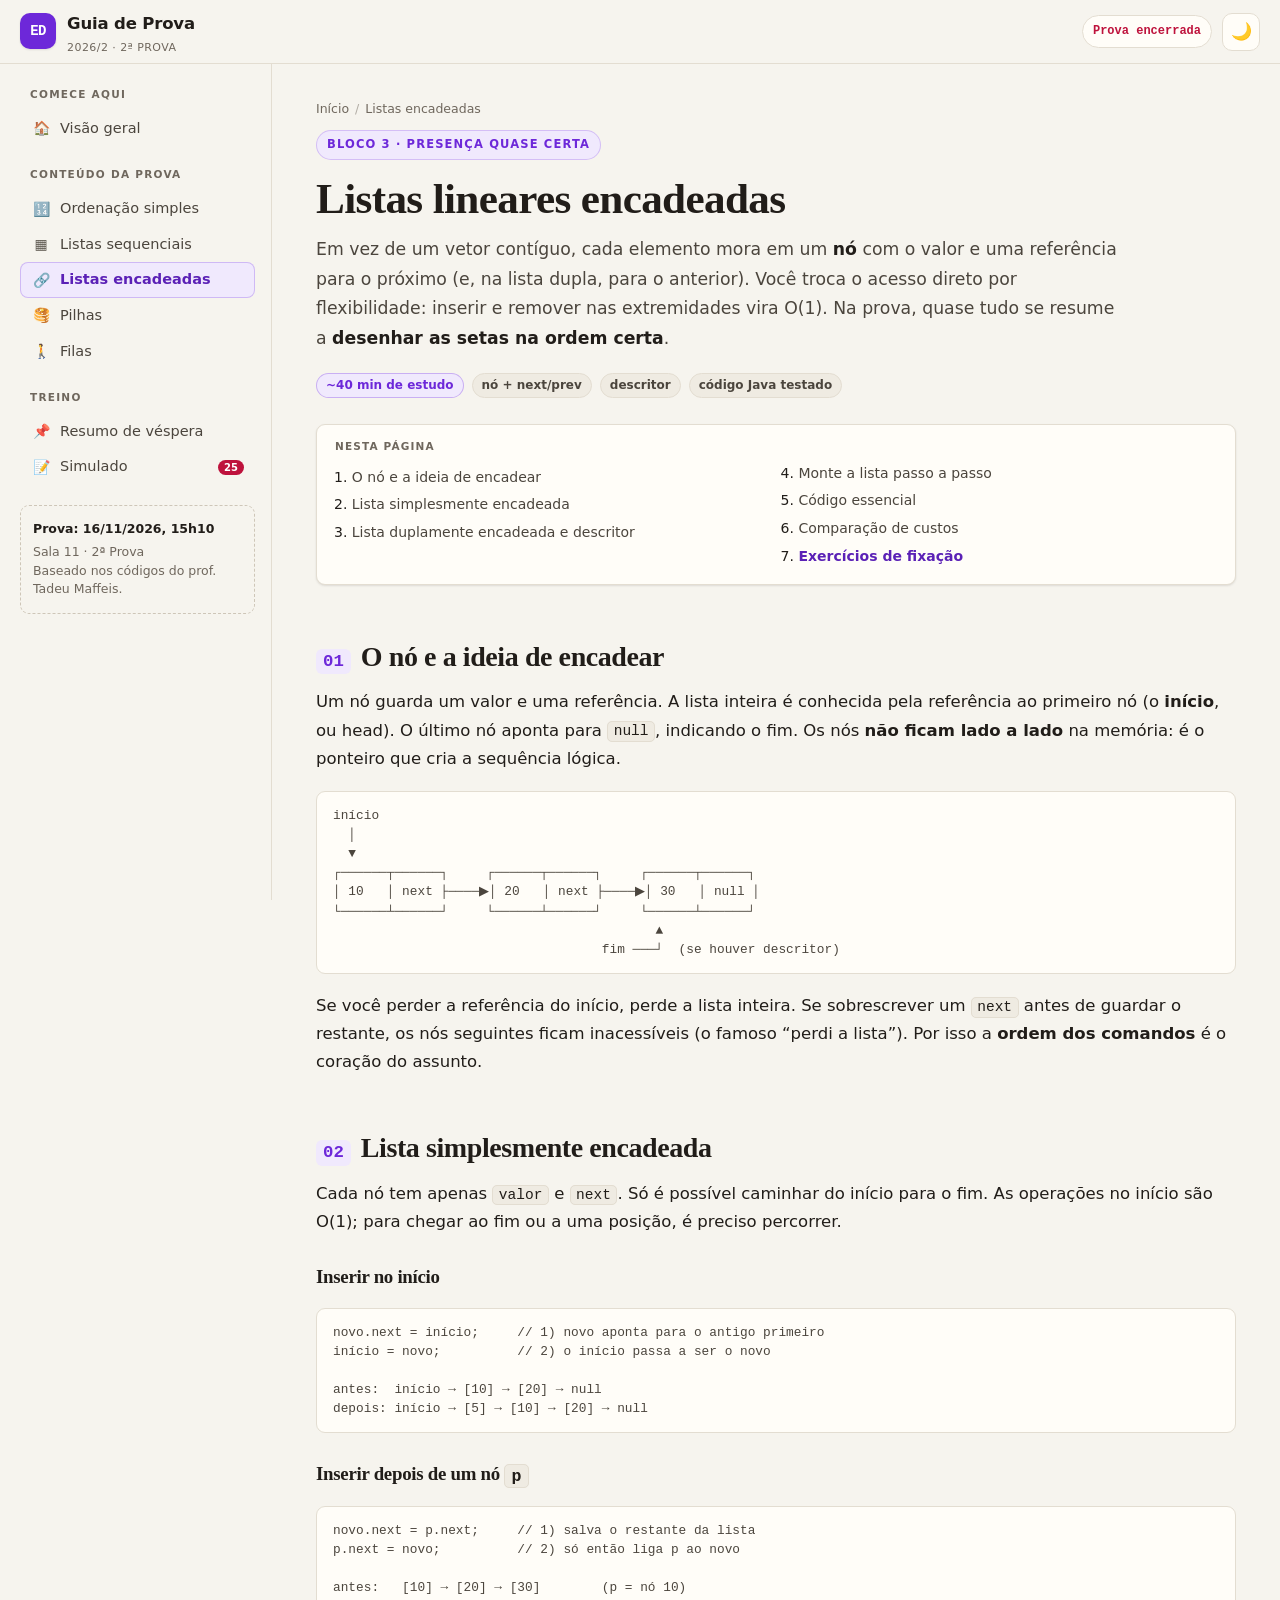
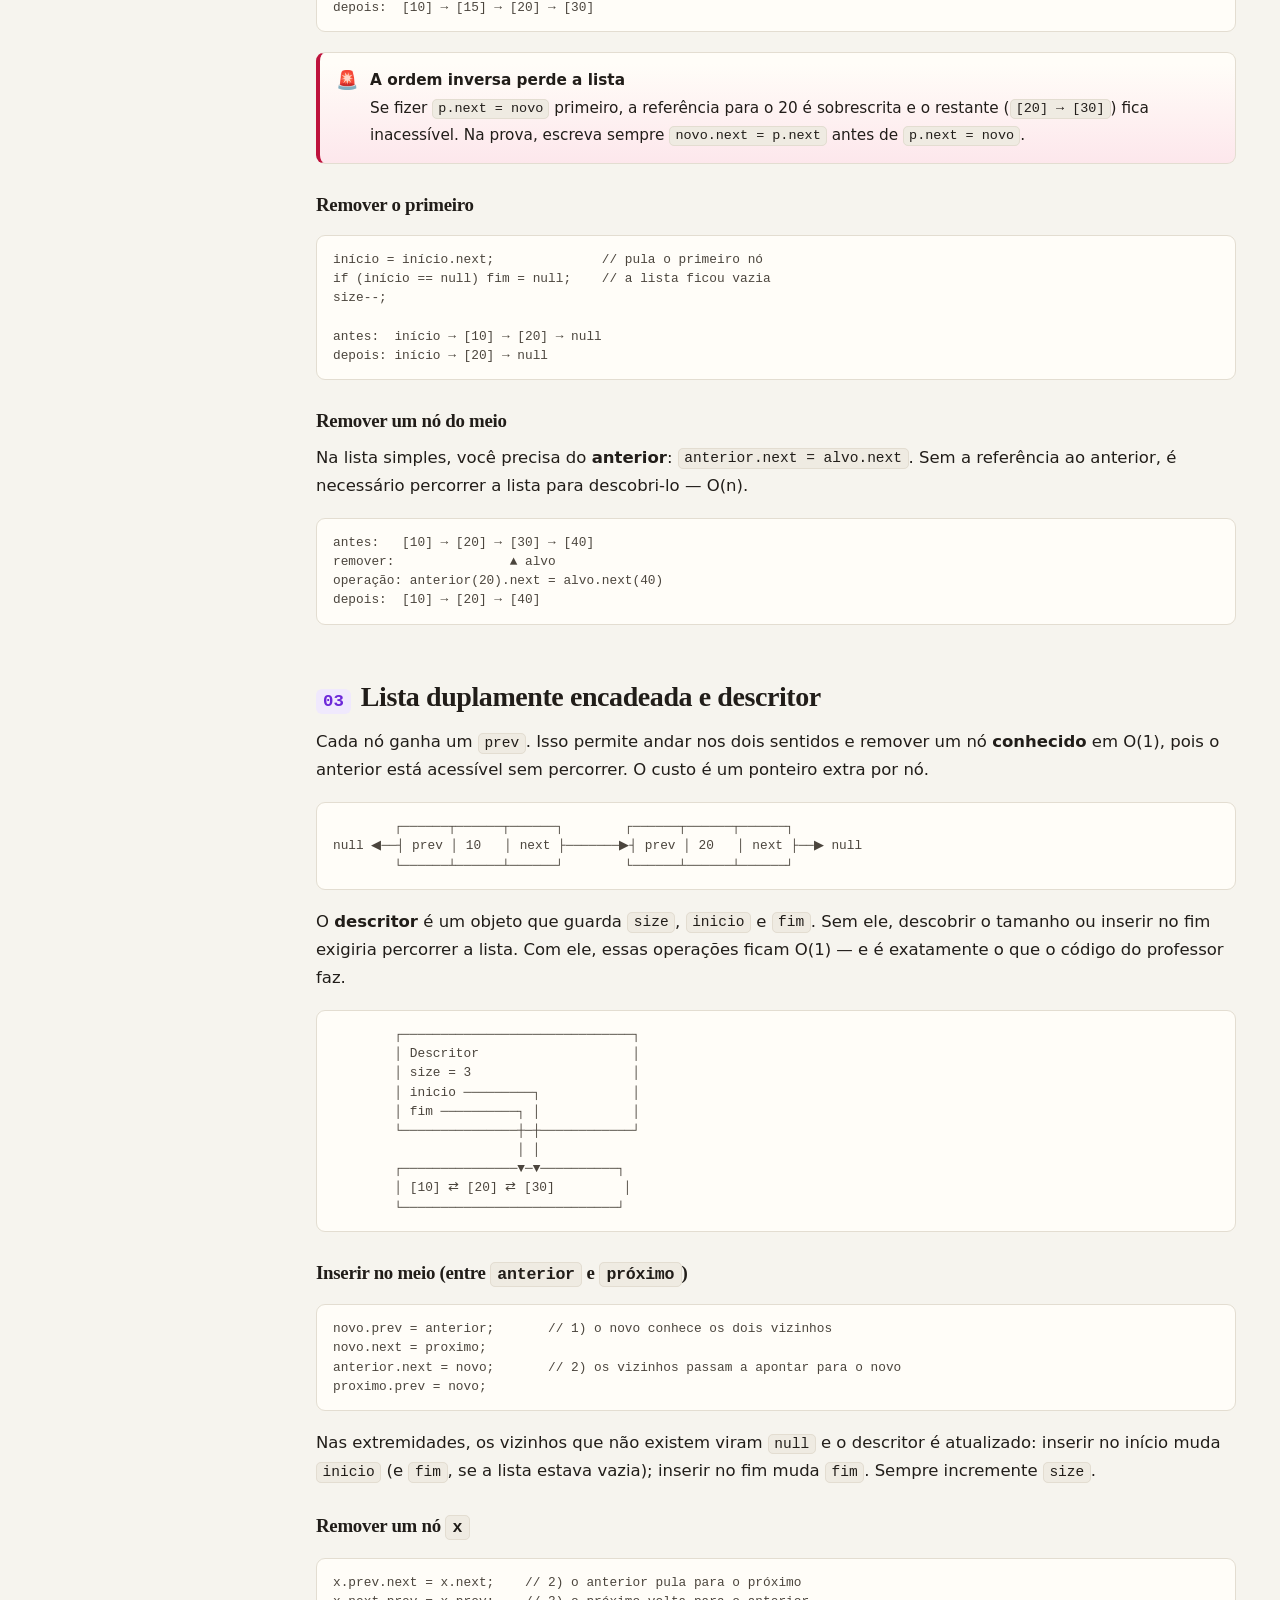
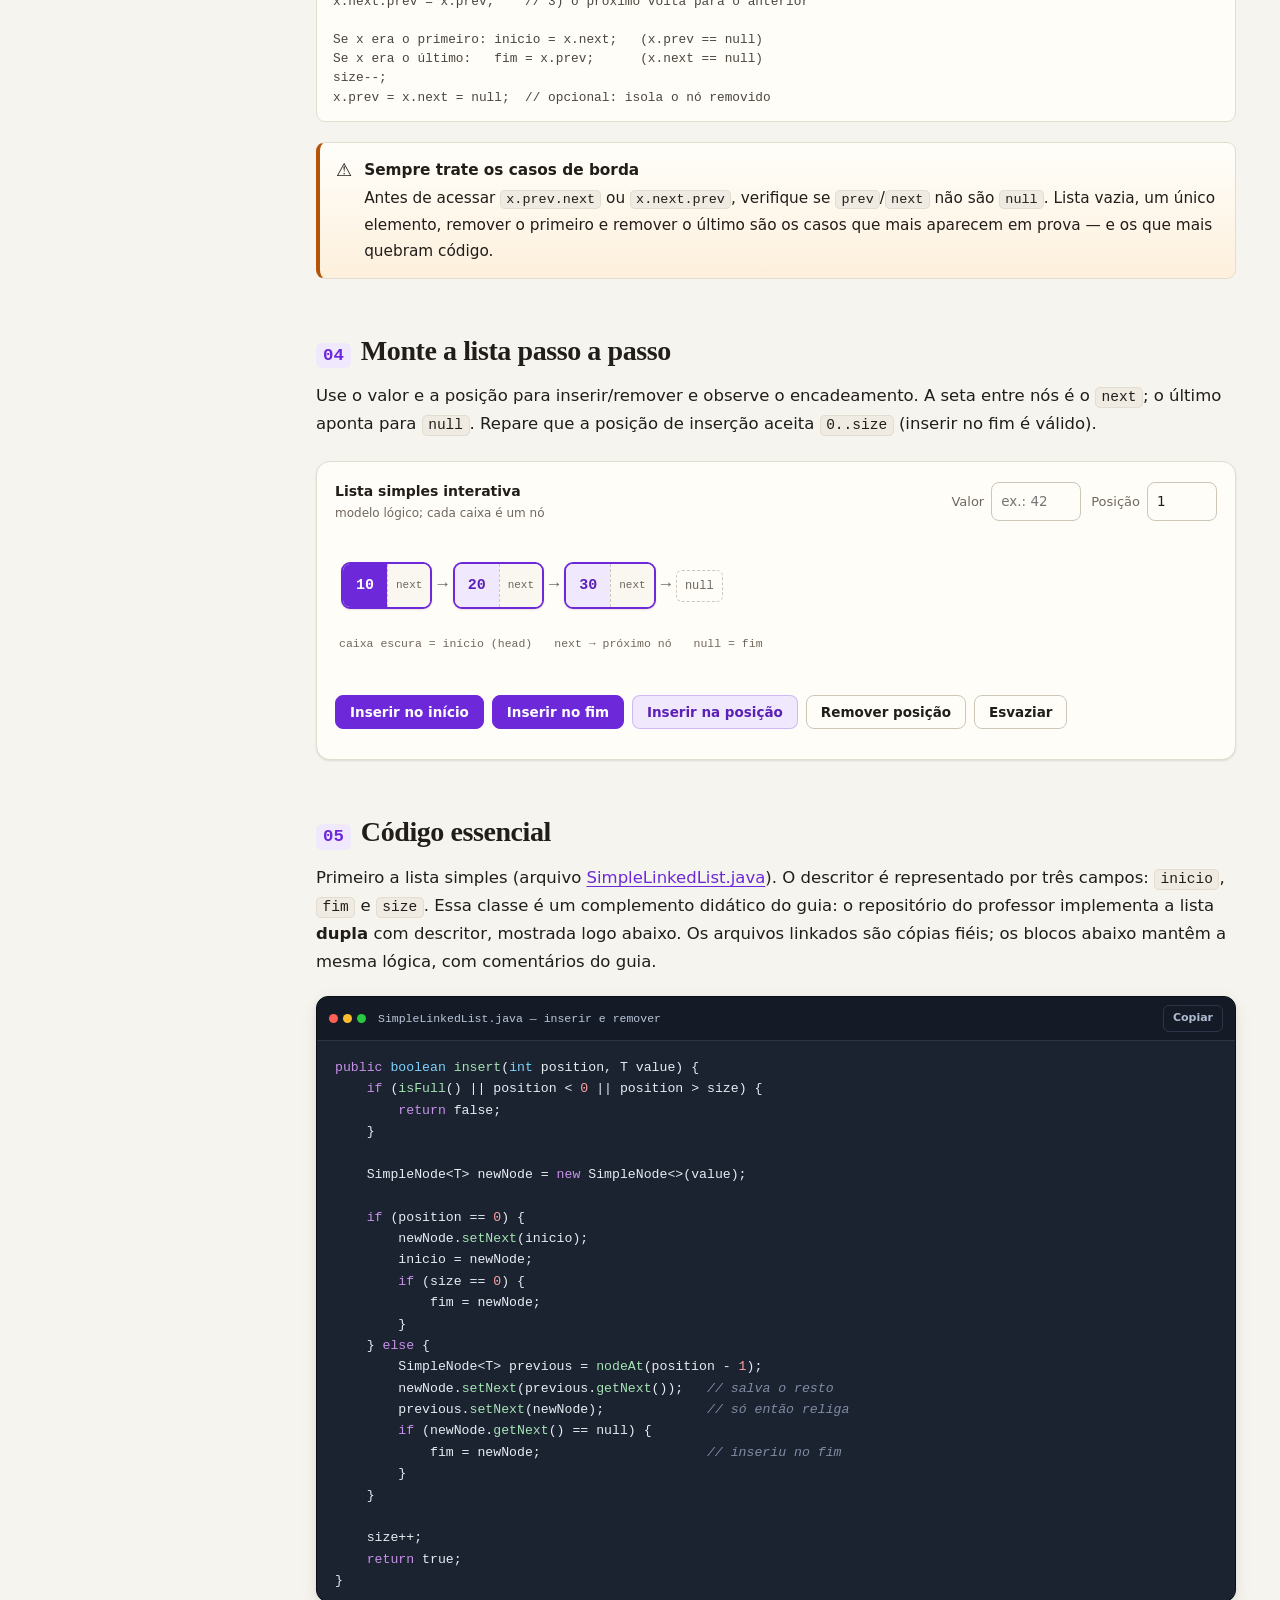
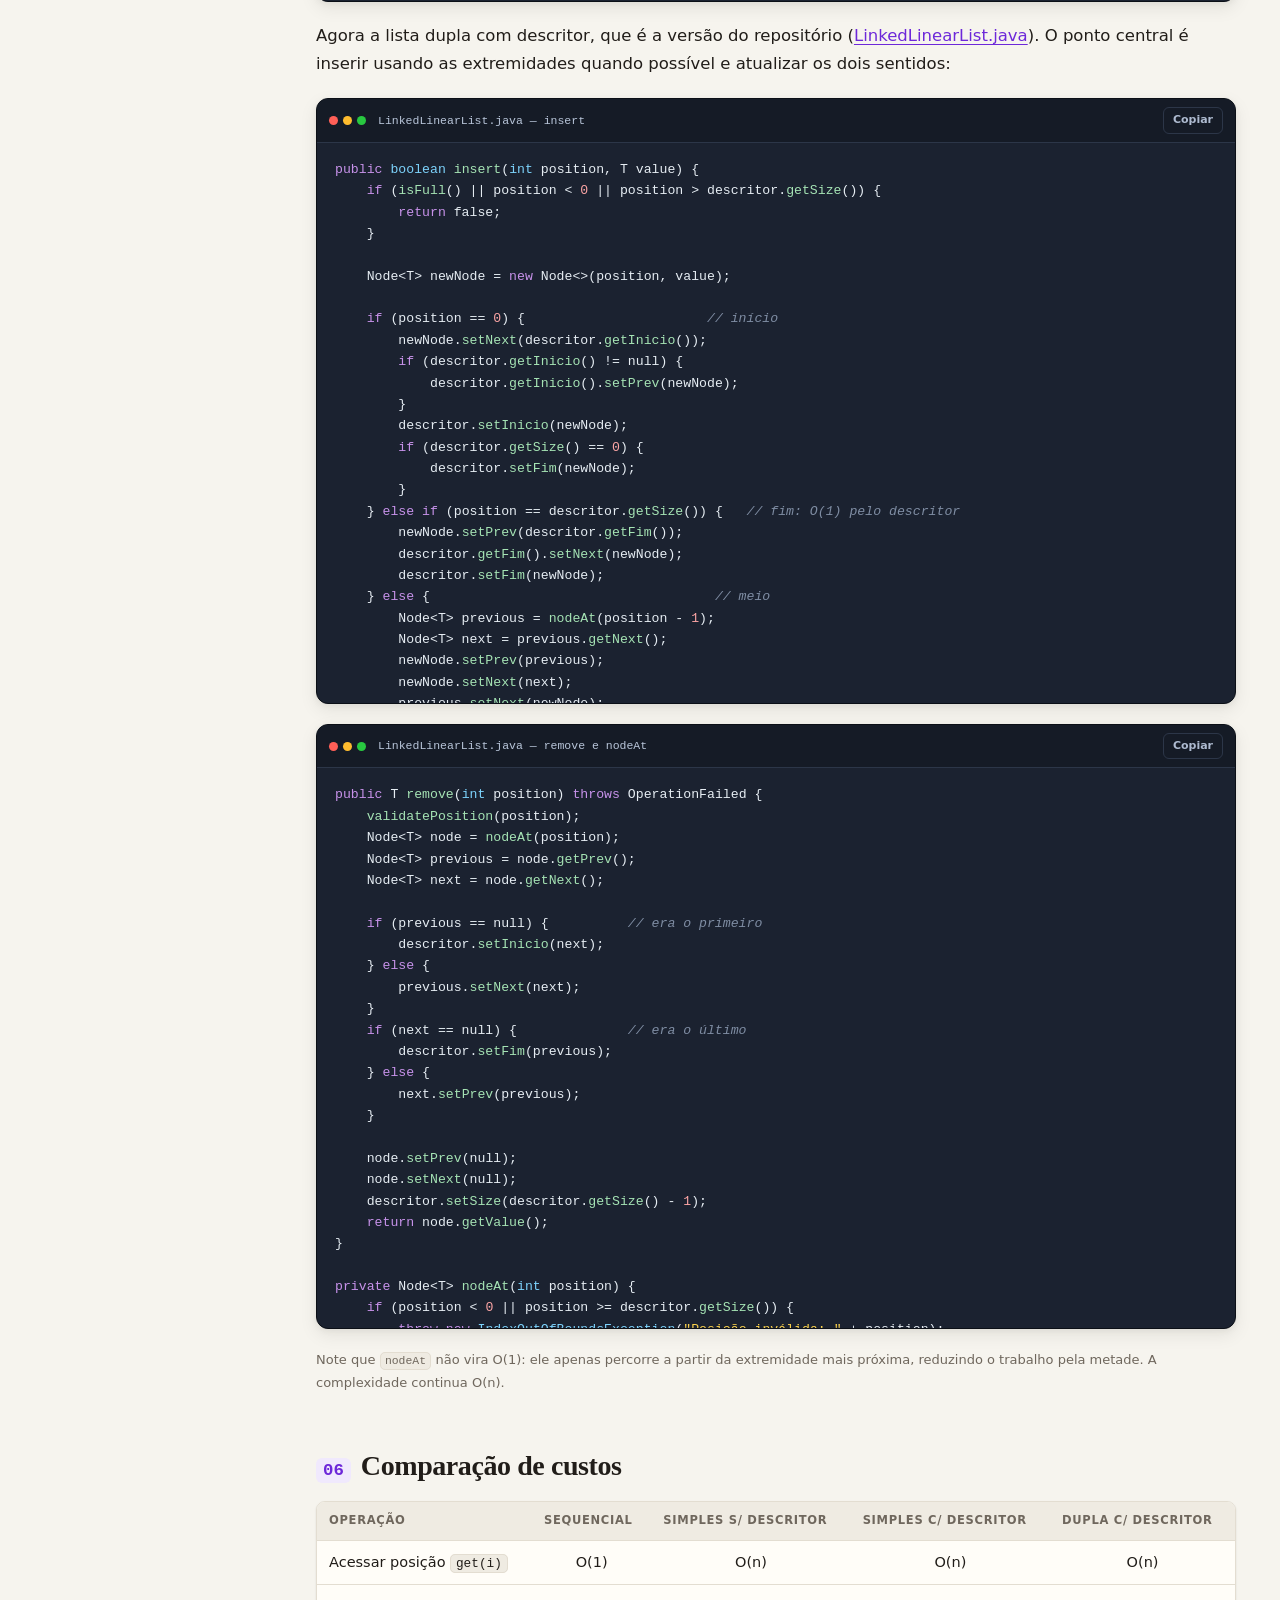
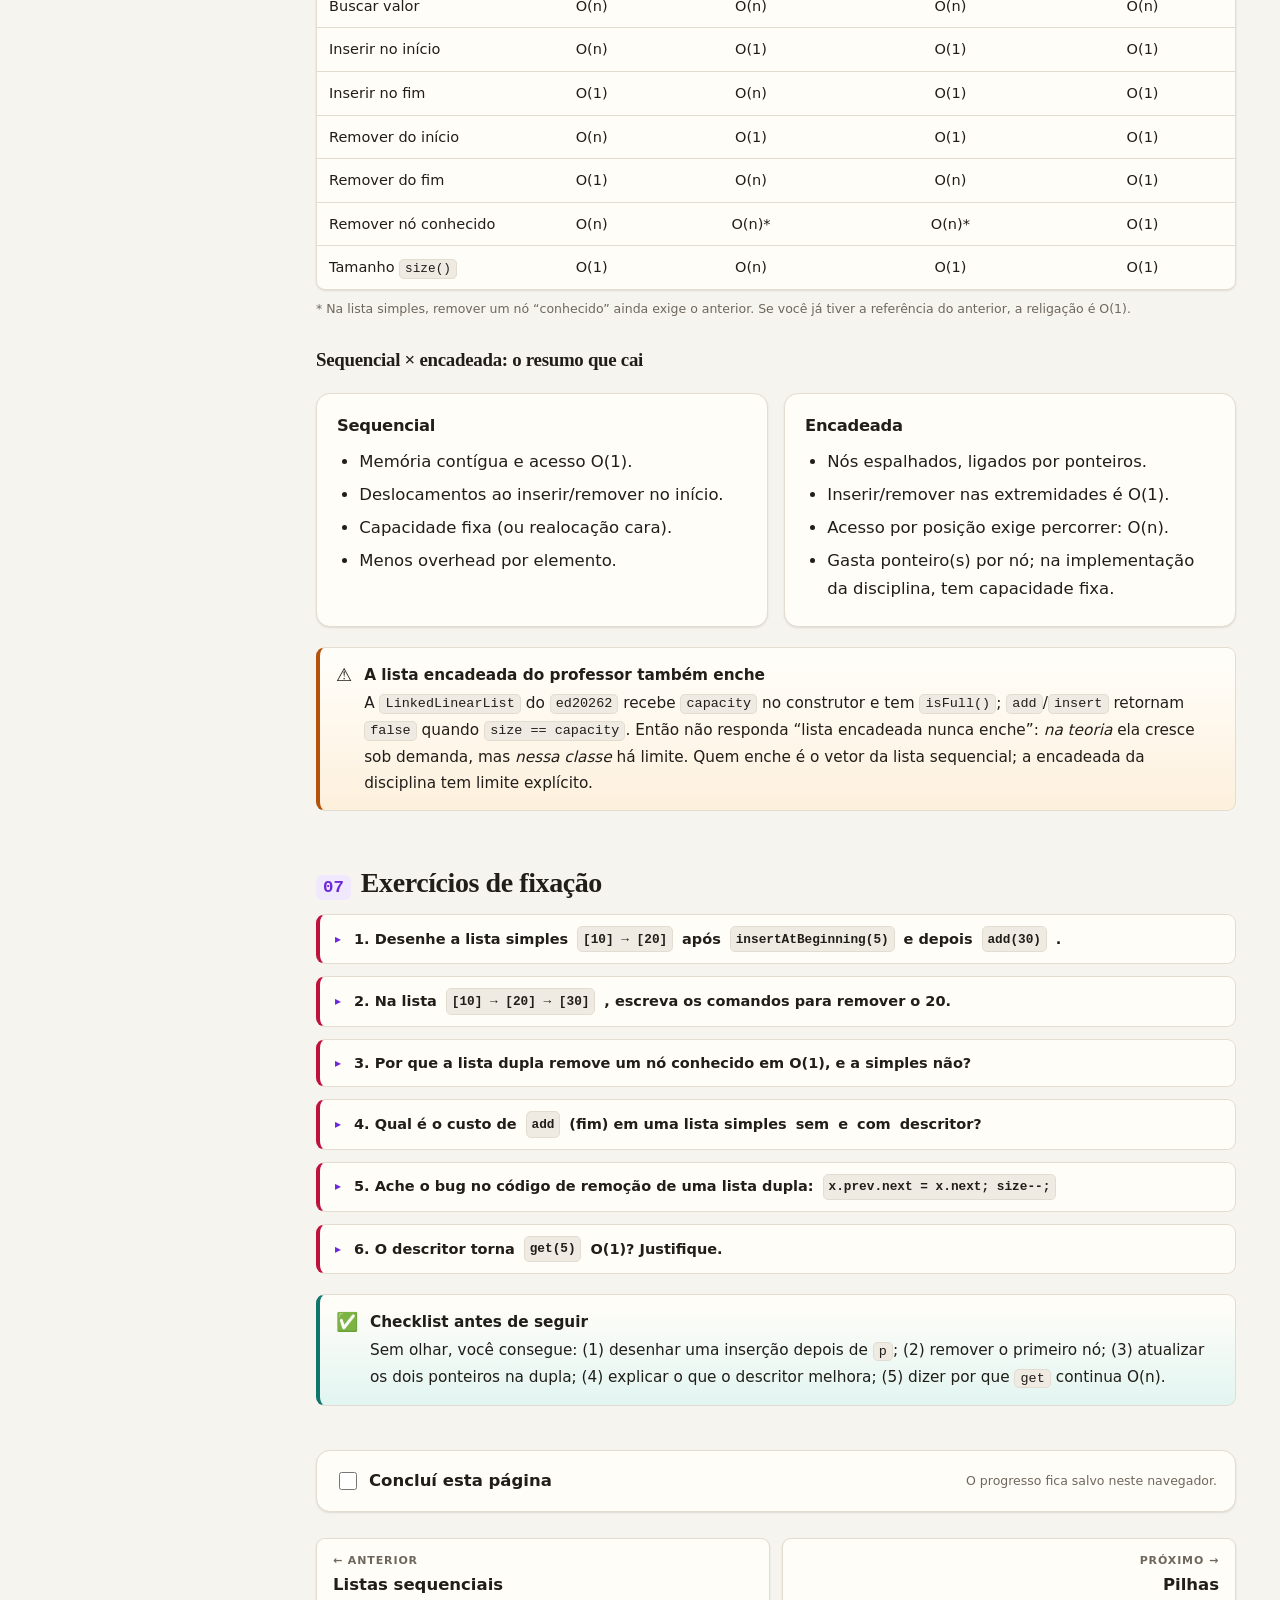
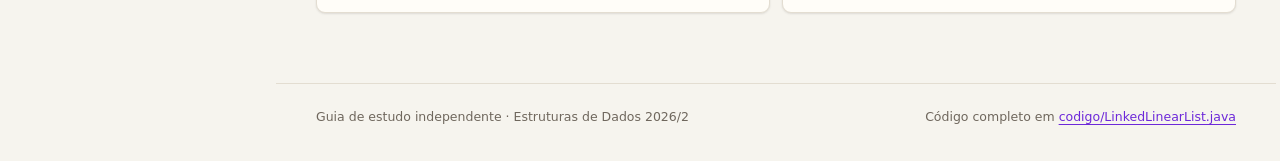
<file: pages/listas-encadeadas.html>
<!DOCTYPE html>
<html lang="pt-BR" data-theme="light">
<head>
  <meta charset="utf-8">
  <meta name="viewport" content="width=device-width, initial-scale=1">
  <title>Listas encadeadas — Guia de Prova ED 2026/2</title>
  <meta name="description" content="Listas simplesmente e duplamente encadeadas, nós, ponteiros, descritor, inserção, remoção e complexidade.">
  <link rel="stylesheet" href="../css/style.css">
  <script>try{var t=localStorage.getItem("ed-theme");if(t)document.documentElement.dataset.theme=t;}catch(e){}</script>
</head>
<body data-page="encadeada" data-root="../" data-topic="encadeada">
  <a class="skip" href="#conteudo">Ir para o conteúdo</a>

  <header class="topbar">
    <button class="menu-btn" id="menuBtn" aria-label="Abrir menu" aria-expanded="false">☰</button>
    <a class="brand" href="../index.html">
      <span class="brand-mark">ED</span>
      <span>Guia de Prova<small>2026/2 · 2ª prova</small></span>
    </a>
    <div class="topbar-actions">
      <span class="countdown-mini" data-countdown-mini></span>
      <button class="icon-btn" id="themeBtn" aria-label="Alternar tema">🌙</button>
    </div>
  </header>

  <div class="layout">
    <aside class="sidebar" id="sidebar">
      <nav id="nav" class="nav" aria-label="Navegação principal"></nav>
      <div class="sidebar-foot">
        <strong>Prova: 16/11/2026, 15h10</strong>
        Sala 11 · 2ª Prova<br>
        Baseado nos códigos do prof. Tadeu Maffeis.
      </div>
    </aside>

    <main class="main" id="conteudo">
      <div class="content">
        <div class="crumbs"><a href="../index.html">Início</a><span>/</span>Listas encadeadas</div>
        <span class="eyebrow">Bloco 3 · presença quase certa</span>
        <h1>Listas lineares encadeadas</h1>
        <p class="lead">
          Em vez de um vetor contíguo, cada elemento mora em um <strong>nó</strong> com o valor e uma
          referência para o próximo (e, na lista dupla, para o anterior). Você troca o acesso direto por
          flexibilidade: inserir e remover nas extremidades vira O(1). Na prova, quase tudo se resume a
          <strong>desenhar as setas na ordem certa</strong>.
        </p>
        <div class="meta-row">
          <span class="pill violet">~40 min de estudo</span>
          <span class="pill">nó + next/prev</span>
          <span class="pill">descritor</span>
          <span class="pill">código Java testado</span>
        </div>

        <div class="toc" data-toc></div>

        <h2 id="no"><span class="num">01</span> O nó e a ideia de encadear</h2>
        <p>
          Um nó guarda um valor e uma referência. A lista inteira é conhecida pela referência ao primeiro nó
          (o <strong>início</strong>, ou head). O último nó aponta para <code>null</code>, indicando o fim.
          Os nós <strong>não ficam lado a lado</strong> na memória: é o ponteiro que cria a sequência lógica.
        </p>
        <pre class="ascii">início
  │
  ▼
┌──────┬──────┐     ┌──────┬──────┐     ┌──────┬──────┐
│ 10   │ next ├────▶│ 20   │ next ├────▶│ 30   │ null │
└──────┴──────┘     └──────┴──────┘     └──────┴──────┘
                                          ▲
                                   fim ───┘  (se houver descritor)</pre>
        <p>
          Se você perder a referência do início, perde a lista inteira. Se sobrescrever um
          <code>next</code> antes de guardar o restante, os nós seguintes ficam inacessíveis (o famoso
          “perdi a lista”). Por isso a <strong>ordem dos comandos</strong> é o coração do assunto.
        </p>

        <h2 id="simples"><span class="num">02</span> Lista simplesmente encadeada</h2>
        <p>
          Cada nó tem apenas <code>valor</code> e <code>next</code>. Só é possível caminhar do início para o
          fim. As operações no início são O(1); para chegar ao fim ou a uma posição, é preciso percorrer.
        </p>

        <h3>Inserir no início</h3>
        <pre class="ascii">novo.next = início;     // 1) novo aponta para o antigo primeiro
início = novo;          // 2) o início passa a ser o novo

antes:  início → [10] → [20] → null
depois: início → [5] → [10] → [20] → null</pre>

        <h3>Inserir depois de um nó <code>p</code></h3>
        <pre class="ascii">novo.next = p.next;     // 1) salva o restante da lista
p.next = novo;          // 2) só então liga p ao novo

antes:   [10] → [20] → [30]        (p = nó 10)
depois:  [10] → [15] → [20] → [30]</pre>
        <div class="callout danger">
          <span class="ico">🚨</span>
          <div>
            <strong>A ordem inversa perde a lista</strong>
            <p class="mb0">Se fizer <code>p.next = novo</code> primeiro, a referência para o 20 é
            sobrescrita e o restante (<code>[20] → [30]</code>) fica inacessível. Na prova, escreva sempre
            <code>novo.next = p.next</code> antes de <code>p.next = novo</code>.</p>
          </div>
        </div>

        <h3>Remover o primeiro</h3>
        <pre class="ascii">início = início.next;              // pula o primeiro nó
if (início == null) fim = null;    // a lista ficou vazia
size--;

antes:  início → [10] → [20] → null
depois: início → [20] → null</pre>

        <h3>Remover um nó do meio</h3>
        <p>
          Na lista simples, você precisa do <strong>anterior</strong>: <code>anterior.next = alvo.next</code>.
          Sem a referência ao anterior, é necessário percorrer a lista para descobri-lo — O(n).
        </p>
        <pre class="ascii">antes:   [10] → [20] → [30] → [40]
remover:               ▲ alvo
operação: anterior(20).next = alvo.next(40)
depois:  [10] → [20] → [40]</pre>

        <h2 id="dupla"><span class="num">03</span> Lista duplamente encadeada e descritor</h2>
        <p>
          Cada nó ganha um <code>prev</code>. Isso permite andar nos dois sentidos e remover um nó
          <strong>conhecido</strong> em O(1), pois o anterior está acessível sem percorrer. O custo é um
          ponteiro extra por nó.
        </p>
        <pre class="ascii">        ┌──────┬──────┬──────┐        ┌──────┬──────┬──────┐
null ◀──┤ prev │ 10   │ next ├───────▶┤ prev │ 20   │ next ├──▶ null
        └──────┴──────┴──────┘        └──────┴──────┴──────┘</pre>
        <p>
          O <strong>descritor</strong> é um objeto que guarda <code>size</code>, <code>inicio</code> e
          <code>fim</code>. Sem ele, descobrir o tamanho ou inserir no fim exigiria percorrer a lista. Com
          ele, essas operações ficam O(1) — e é exatamente o que o código do professor faz.
        </p>
        <pre class="ascii">        ┌──────────────────────────────┐
        │ Descritor                    │
        │ size = 3                     │
        │ inicio ─────────┐            │
        │ fim ──────────┐ │            │
        └───────────────┼─┼────────────┘
                        │ │
        ┌───────────────▼─▼──────────┐
        │ [10] ⇄ [20] ⇄ [30]         │
        └────────────────────────────┘</pre>

        <h3>Inserir no meio (entre <code>anterior</code> e <code>próximo</code>)</h3>
        <pre class="ascii">novo.prev = anterior;       // 1) o novo conhece os dois vizinhos
novo.next = proximo;
anterior.next = novo;       // 2) os vizinhos passam a apontar para o novo
proximo.prev = novo;</pre>
        <p>
          Nas extremidades, os vizinhos que não existem viram <code>null</code> e o descritor é atualizado:
          inserir no início muda <code>inicio</code> (e <code>fim</code>, se a lista estava vazia); inserir
          no fim muda <code>fim</code>. Sempre incremente <code>size</code>.
        </p>

        <h3>Remover um nó <code>x</code></h3>
        <pre class="ascii">x.prev.next = x.next;    // 2) o anterior pula para o próximo
x.next.prev = x.prev;    // 3) o próximo volta para o anterior

Se x era o primeiro: inicio = x.next;   (x.prev == null)
Se x era o último:   fim = x.prev;      (x.next == null)
size--;
x.prev = x.next = null;  // opcional: isola o nó removido</pre>
        <div class="callout warn">
          <span class="ico">⚠️</span>
          <div>
            <strong>Sempre trate os casos de borda</strong>
            <p class="mb0">Antes de acessar <code>x.prev.next</code> ou <code>x.next.prev</code>, verifique
            se <code>prev</code>/<code>next</code> não são <code>null</code>. Lista vazia, um único elemento,
            remover o primeiro e remover o último são os casos que mais aparecem em prova — e os que mais
            quebram código.</p>
          </div>
        </div>

        <h2 id="demo"><span class="num">04</span> Monte a lista passo a passo</h2>
        <p>
          Use o valor e a posição para inserir/remover e observe o encadeamento. A seta entre nós é o
          <code>next</code>; o último aponta para <code>null</code>. Repare que a posição de inserção aceita
          <code>0..size</code> (inserir no fim é válido).
        </p>
        <div class="demo" id="listDemo">
          <div class="demo-top">
            <div class="demo-title">Lista simples interativa<small>modelo lógico; cada caixa é um nó</small></div>
            <label class="field">Valor <input type="text" id="listValue" placeholder="ex.: 42" style="width:90px"></label>
            <label class="field">Posição <input type="number" id="listPos" min="0" value="1" style="width:70px"></label>
          </div>
          <div class="node-viz" id="listViz"></div>
          <div class="node-labels"><span>caixa escura = início (head)</span><span>next → próximo nó</span><span>null = fim</span></div>
          <div class="node-msg" id="listMsg"></div>
          <div class="controls">
            <button class="btn" id="listAddStart">Inserir no início</button>
            <button class="btn" id="listAddEnd">Inserir no fim</button>
            <button class="btn soft" id="listInsert">Inserir na posição</button>
            <button class="btn ghost" id="listRemove">Remover posição</button>
            <button class="btn ghost" id="listClear">Esvaziar</button>
          </div>
        </div>

        <h2 id="codigo"><span class="num">05</span> Código essencial</h2>
        <p>
          Primeiro a lista simples (arquivo <a href="../codigo/SimpleLinkedList.java">SimpleLinkedList.java</a>).
          O descritor é representado por três campos: <code>inicio</code>, <code>fim</code> e
          <code>size</code>. Essa classe é um complemento didático do guia: o repositório do professor
          implementa a lista <strong>dupla</strong> com descritor, mostrada logo abaixo. Os arquivos linkados
          são cópias fiéis; os blocos abaixo mantêm a mesma lógica, com comentários do guia.
        </p>
        <div class="codeblock">
          <div class="codebar"><span class="dots"><i></i><i></i><i></i></span><span class="filename">SimpleLinkedList.java — inserir e remover</span><button class="copy" data-copy>Copiar</button></div>
          <pre><code>public boolean insert(int position, T value) {
    if (isFull() || position &lt; 0 || position &gt; size) {
        return false;
    }

    SimpleNode&lt;T&gt; newNode = new SimpleNode&lt;&gt;(value);

    if (position == 0) {
        newNode.setNext(inicio);
        inicio = newNode;
        if (size == 0) {
            fim = newNode;
        }
    } else {
        SimpleNode&lt;T&gt; previous = nodeAt(position - 1);
        newNode.setNext(previous.getNext());   // salva o resto
        previous.setNext(newNode);             // só então religa
        if (newNode.getNext() == null) {
            fim = newNode;                     // inseriu no fim
        }
    }

    size++;
    return true;
}

public T remove(int position) throws OperationFailed {
    if (position &lt; 0 || position &gt;= size) {
        throw new OperationFailed();
    }

    SimpleNode&lt;T&gt; removed;
    if (position == 0) {
        removed = inicio;
        inicio = inicio.getNext();
        if (inicio == null) {
            fim = null;
        }
    } else {
        SimpleNode&lt;T&gt; previous = nodeAt(position - 1);
        removed = previous.getNext();
        previous.setNext(removed.getNext());
        if (removed == fim) {
            fim = previous;
        }
    }

    removed.setNext(null);
    size--;
    return removed.getValue();
}</code></pre>
        </div>

        <p>
          Agora a lista dupla com descritor, que é a versão do repositório
          (<a href="../codigo/LinkedLinearList.java">LinkedLinearList.java</a>). O ponto central é inserir
          usando as extremidades quando possível e atualizar os dois sentidos:
        </p>
        <div class="codeblock">
          <div class="codebar"><span class="dots"><i></i><i></i><i></i></span><span class="filename">LinkedLinearList.java — insert</span><button class="copy" data-copy>Copiar</button></div>
          <pre><code>public boolean insert(int position, T value) {
    if (isFull() || position &lt; 0 || position &gt; descritor.getSize()) {
        return false;
    }

    Node&lt;T&gt; newNode = new Node&lt;&gt;(position, value);

    if (position == 0) {                       // início
        newNode.setNext(descritor.getInicio());
        if (descritor.getInicio() != null) {
            descritor.getInicio().setPrev(newNode);
        }
        descritor.setInicio(newNode);
        if (descritor.getSize() == 0) {
            descritor.setFim(newNode);
        }
    } else if (position == descritor.getSize()) {   // fim: O(1) pelo descritor
        newNode.setPrev(descritor.getFim());
        descritor.getFim().setNext(newNode);
        descritor.setFim(newNode);
    } else {                                    // meio
        Node&lt;T&gt; previous = nodeAt(position - 1);
        Node&lt;T&gt; next = previous.getNext();
        newNode.setPrev(previous);
        newNode.setNext(next);
        previous.setNext(newNode);
        if (next != null) {
            next.setPrev(newNode);
        }
    }

    descritor.setSize(descritor.getSize() + 1);
    return true;
}</code></pre>
        </div>

        <div class="codeblock">
          <div class="codebar"><span class="dots"><i></i><i></i><i></i></span><span class="filename">LinkedLinearList.java — remove e nodeAt</span><button class="copy" data-copy>Copiar</button></div>
          <pre><code>public T remove(int position) throws OperationFailed {
    validatePosition(position);
    Node&lt;T&gt; node = nodeAt(position);
    Node&lt;T&gt; previous = node.getPrev();
    Node&lt;T&gt; next = node.getNext();

    if (previous == null) {          // era o primeiro
        descritor.setInicio(next);
    } else {
        previous.setNext(next);
    }
    if (next == null) {              // era o último
        descritor.setFim(previous);
    } else {
        next.setPrev(previous);
    }

    node.setPrev(null);
    node.setNext(null);
    descritor.setSize(descritor.getSize() - 1);
    return node.getValue();
}

private Node&lt;T&gt; nodeAt(int position) {
    if (position &lt; 0 || position &gt;= descritor.getSize()) {
        throw new IndexOutOfBoundsException("Posição inválida: " + position);
    }
    Node&lt;T&gt; current;
    if (position &lt; descritor.getSize() / 2) {   // mais perto do início
        current = descritor.getInicio();
        for (int i = 0; i &lt; position; i++) current = current.getNext();
    } else {                                     // mais perto do fim
        current = descritor.getFim();
        for (int i = descritor.getSize() - 1; i &gt; position; i--) current = current.getPrev();
    }
    return current;
}</code></pre>
        </div>
        <p class="small muted">
          Note que <code>nodeAt</code> não vira O(1): ele apenas percorre a partir da extremidade mais
          próxima, reduzindo o trabalho pela metade. A complexidade continua O(n).
        </p>

        <h2 id="complexidade"><span class="num">06</span> Comparação de custos</h2>
        <div class="table-wrap">
          <table>
            <thead><tr><th>Operação</th><th>Sequencial</th><th>Simples s/ descritor</th><th>Simples c/ descritor</th><th>Dupla c/ descritor</th></tr></thead>
            <tbody>
              <tr><td>Acessar posição <code>get(i)</code></td><td class="c">O(1)</td><td class="c">O(n)</td><td class="c">O(n)</td><td class="c">O(n)</td></tr>
              <tr><td>Buscar valor</td><td class="c">O(n)</td><td class="c">O(n)</td><td class="c">O(n)</td><td class="c">O(n)</td></tr>
              <tr><td>Inserir no início</td><td class="c">O(n)</td><td class="c">O(1)</td><td class="c">O(1)</td><td class="c">O(1)</td></tr>
              <tr><td>Inserir no fim</td><td class="c">O(1)</td><td class="c">O(n)</td><td class="c">O(1)</td><td class="c">O(1)</td></tr>
              <tr><td>Remover do início</td><td class="c">O(n)</td><td class="c">O(1)</td><td class="c">O(1)</td><td class="c">O(1)</td></tr>
              <tr><td>Remover do fim</td><td class="c">O(1)</td><td class="c">O(n)</td><td class="c">O(n)</td><td class="c">O(1)</td></tr>
              <tr><td>Remover nó conhecido</td><td class="c">O(n)</td><td class="c">O(n)*</td><td class="c">O(n)*</td><td class="c">O(1)</td></tr>
              <tr><td>Tamanho <code>size()</code></td><td class="c">O(1)</td><td class="c">O(n)</td><td class="c">O(1)</td><td class="c">O(1)</td></tr>
            </tbody>
          </table>
        </div>
        <p class="table-note">* Na lista simples, remover um nó “conhecido” ainda exige o anterior. Se você já tiver a referência do anterior, a religação é O(1).</p>

        <h3>Sequencial × encadeada: o resumo que cai</h3>
        <div class="grid grid-2">
          <div class="card">
            <h4 class="mt0">Sequencial</h4>
            <ul class="mb0">
              <li>Memória contígua e acesso O(1).</li>
              <li>Deslocamentos ao inserir/remover no início.</li>
              <li>Capacidade fixa (ou realocação cara).</li>
              <li>Menos overhead por elemento.</li>
            </ul>
          </div>
          <div class="card">
            <h4 class="mt0">Encadeada</h4>
            <ul class="mb0">
              <li>Nós espalhados, ligados por ponteiros.</li>
              <li>Inserir/remover nas extremidades é O(1).</li>
              <li>Acesso por posição exige percorrer: O(n).</li>
              <li>Gasta ponteiro(s) por nó; na implementação da disciplina, tem capacidade fixa.</li>
            </ul>
          </div>
        </div>

        <div class="callout warn">
          <span class="ico">⚠️</span>
          <div>
            <strong>A lista encadeada do professor também enche</strong>
            <p class="mb0">A <code>LinkedLinearList</code> do <code>ed20262</code> recebe <code>capacity</code> no
            construtor e tem <code>isFull()</code>; <code>add</code>/<code>insert</code> retornam
            <code>false</code> quando <code>size == capacity</code>. Então não responda “lista encadeada nunca
            enche”: <em>na teoria</em> ela cresce sob demanda, mas <em>nessa classe</em> há limite. Quem enche é
            o vetor da lista sequencial; a encadeada da disciplina tem limite explícito.</p>
          </div>
        </div>

        <h2 id="exercicios"><span class="num">07</span> Exercícios de fixação</h2>

        <details class="examq">
          <summary>1. Desenhe a lista simples <code>[10] → [20]</code> após <code>insertAtBeginning(5)</code> e depois <code>add(30)</code>.</summary>
          <div class="details-body">
            <pre class="ascii mb0">início → [5] → [10] → [20] → null
depois add(30): início → [5] → [10] → [20] → [30] → null
fim passa a apontar para o nó 30 (se houver descritor).</pre>
          </div>
        </details>

        <details class="examq">
          <summary>2. Na lista <code>[10] → [20] → [30]</code>, escreva os comandos para remover o 20.</summary>
          <div class="details-body">
            <p class="mb0">Suponha <code>anterior</code> apontando para o nó 10 e <code>alvo</code> para o 20:
            <code>anterior.next = alvo.next;</code>. O 10 passa a apontar para o 30. Se <code>alvo</code> fosse
            o último, o <code>fim</code> viraria <code>anterior</code>.</p>
          </div>
        </details>

        <details class="examq">
          <summary>3. Por que a lista dupla remove um nó conhecido em O(1), e a simples não?</summary>
          <div class="details-body">
            <p class="mb0">Na dupla, o nó tem <code>prev</code>, então o anterior é acessível direto:
            <code>x.prev.next = x.next; x.next.prev = x.prev</code>. Na simples, para achar o anterior é
            preciso percorrer desde o início, O(n) — a menos que você já tenha essa referência.</p>
          </div>
        </details>

        <details class="examq">
          <summary>4. Qual é o custo de <code>add</code> (fim) em uma lista simples <strong>sem</strong> e <strong>com</strong> descritor?</summary>
          <div class="details-body">
            <p class="mb0">Sem descritor: O(n), pois é preciso caminhar até o último nó para descobrir o fim.
            Com descritor: O(1), pois <code>fim</code> já aponta para o último nó.</p>
          </div>
        </details>

        <details class="examq">
          <summary>5. Ache o bug no código de remoção de uma lista dupla:<br><code>x.prev.next = x.next; size--;</code></summary>
          <div class="details-body">
            <p class="mb0">Faltou atualizar o sentido de volta:
            <code>x.next.prev = x.prev;</code> (quando <code>x.next != null</code>). Também é preciso
            atualizar <code>inicio</code>/<code>fim</code> se x era extremidade e verificar
            <code>x.prev != null</code>. Sem isso, a lista fica inconsistente e o percurso inverso quebra.</p>
          </div>
        </details>

        <details class="examq">
          <summary>6. O descritor torna <code>get(5)</code> O(1)? Justifique.</summary>
          <div class="details-body">
            <p class="mb0">Não. O descritor guarda apenas as extremidades e o tamanho. Para chegar à posição 5,
            ainda é preciso seguir <code>next</code> (ou <code>prev</code>) nó a nó. O custo melhora de n para
            cerca de n/2, mas continua O(n).</p>
          </div>
        </details>

        <div class="callout tip">
          <span class="ico">✅</span>
          <div>
            <strong>Checklist antes de seguir</strong>
            <p class="mb0">Sem olhar, você consegue: (1) desenhar uma inserção depois de <code>p</code>;
            (2) remover o primeiro nó; (3) atualizar os dois ponteiros na dupla; (4) explicar o que o
            descritor melhora; (5) dizer por que <code>get</code> continua O(n).</p>
          </div>
        </div>

        <div class="done-box">
          <label><input type="checkbox" data-progress="encadeada"> Concluí esta página</label>
          <span class="done-hint">O progresso fica salvo neste navegador.</span>
        </div>

        <div class="page-nav">
          <a href="listas-sequenciais.html"><span class="pn-lbl">← Anterior</span><span class="pn-title">Listas sequenciais</span></a>
          <a class="next" href="pilhas.html"><span class="pn-lbl">Próximo →</span><span class="pn-title">Pilhas</span></a>
        </div>
      </div>

      <footer class="footer">
        <span>Guia de estudo independente · Estruturas de Dados 2026/2</span>
        <span>Código completo em <a href="../codigo/LinkedLinearList.java">codigo/LinkedLinearList.java</a></span>
      </footer>
    </main>
  </div>

  <button class="to-top" id="toTop" aria-label="Voltar ao topo">↑</button>

  <script src="../js/app.js"></script>
  <script src="../js/estruturas.js"></script>
</body>
</html>
</file>
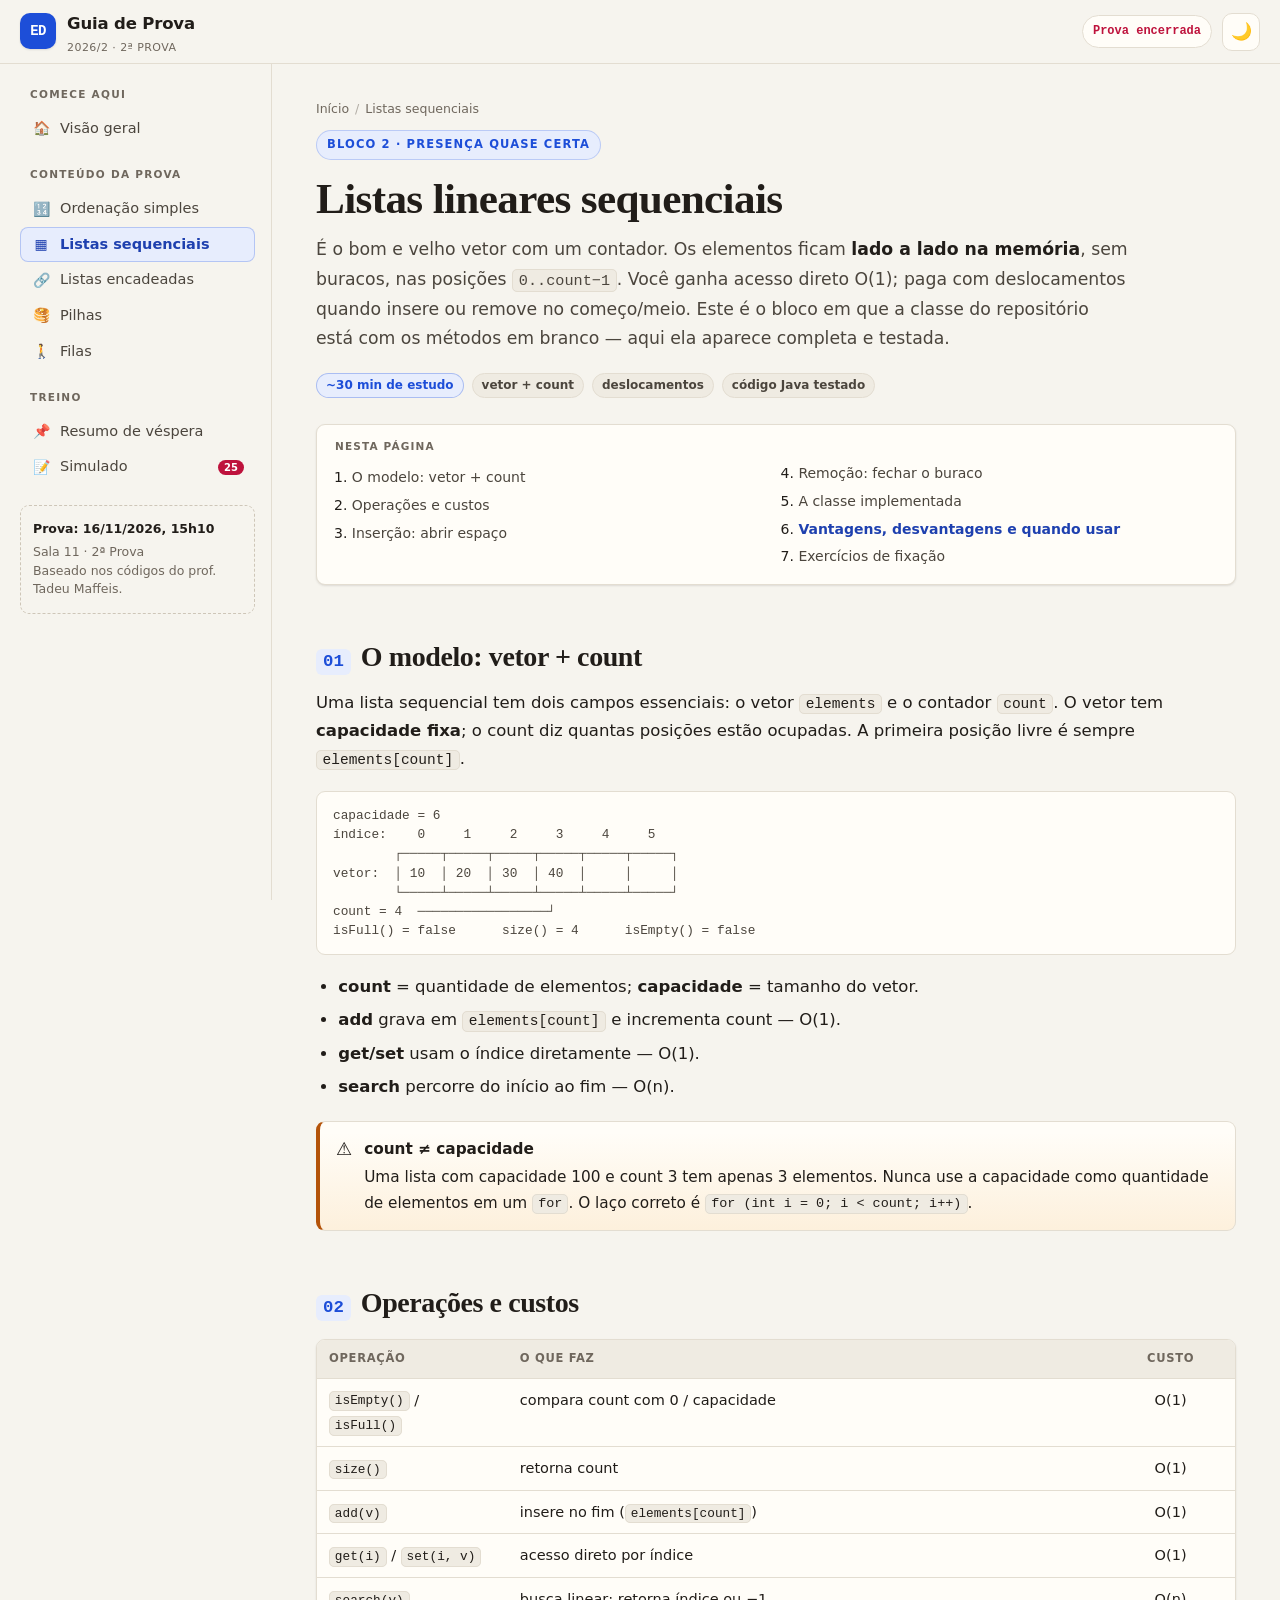
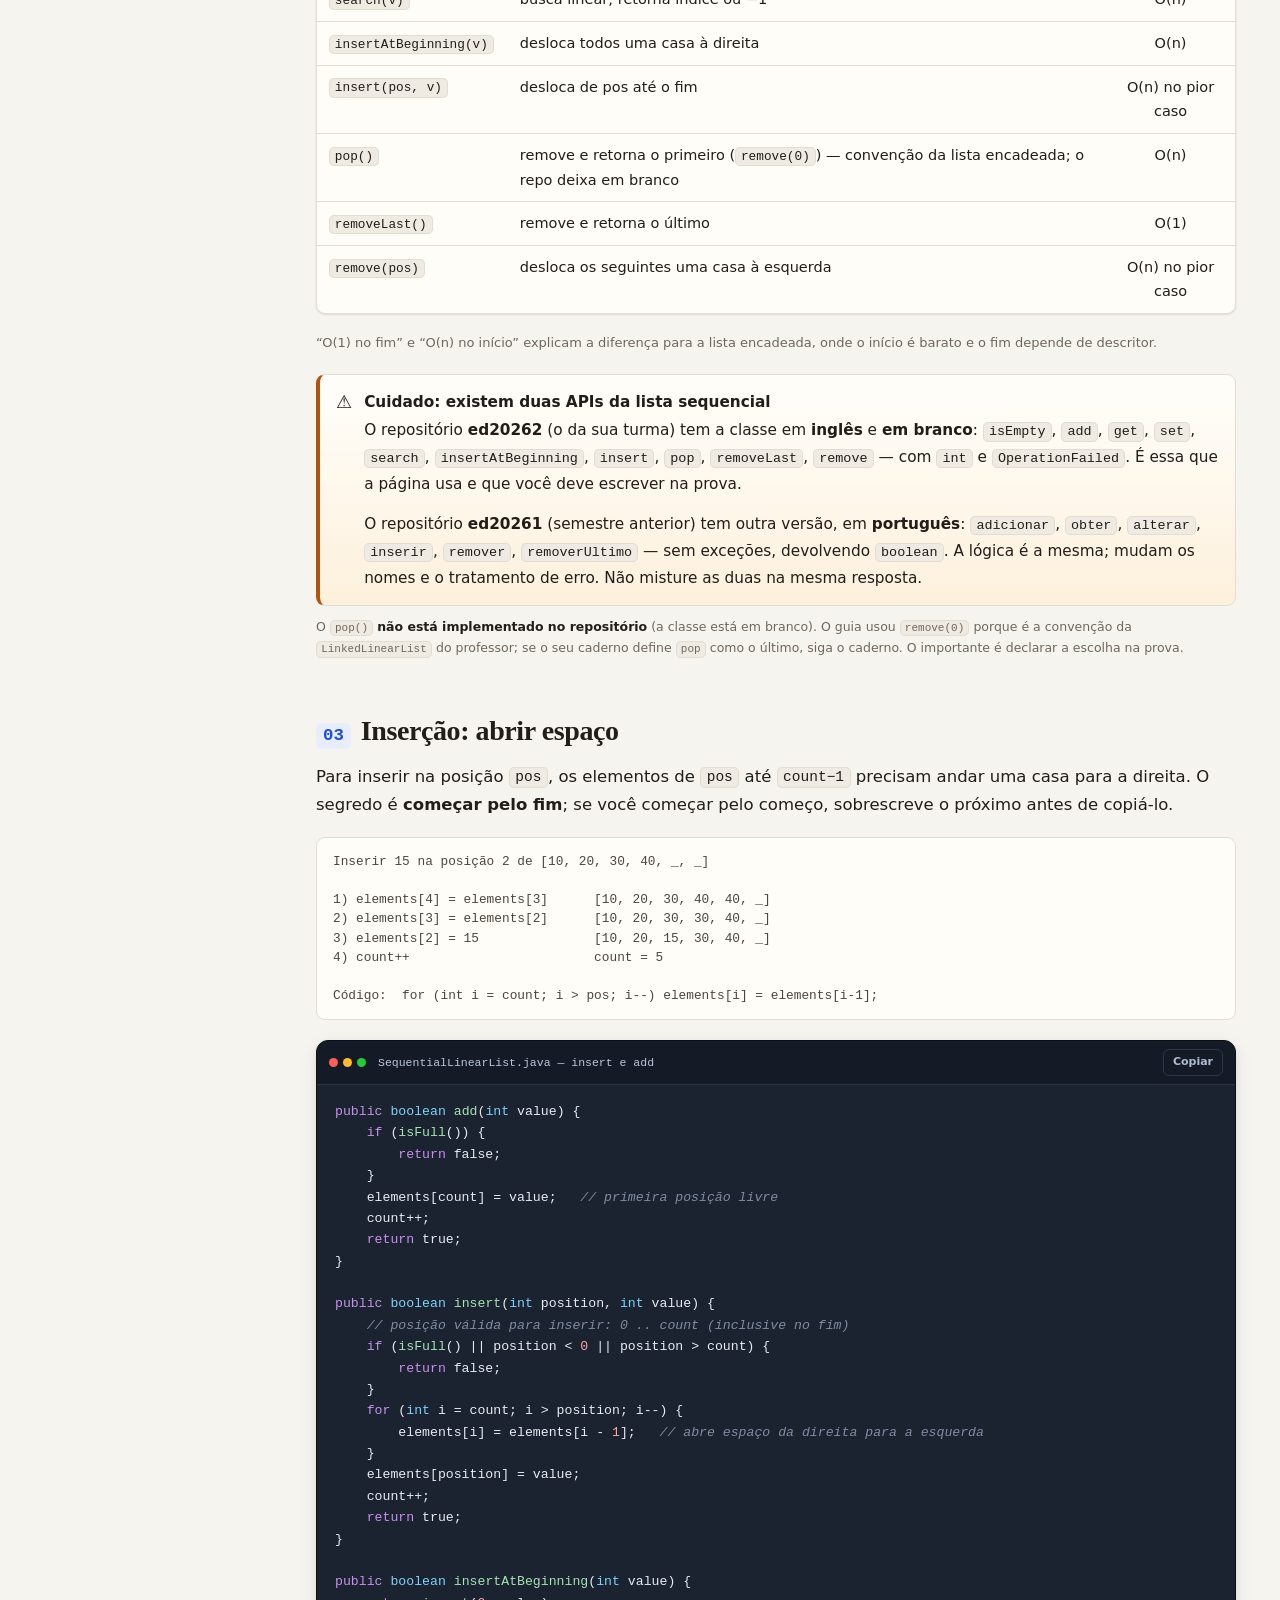
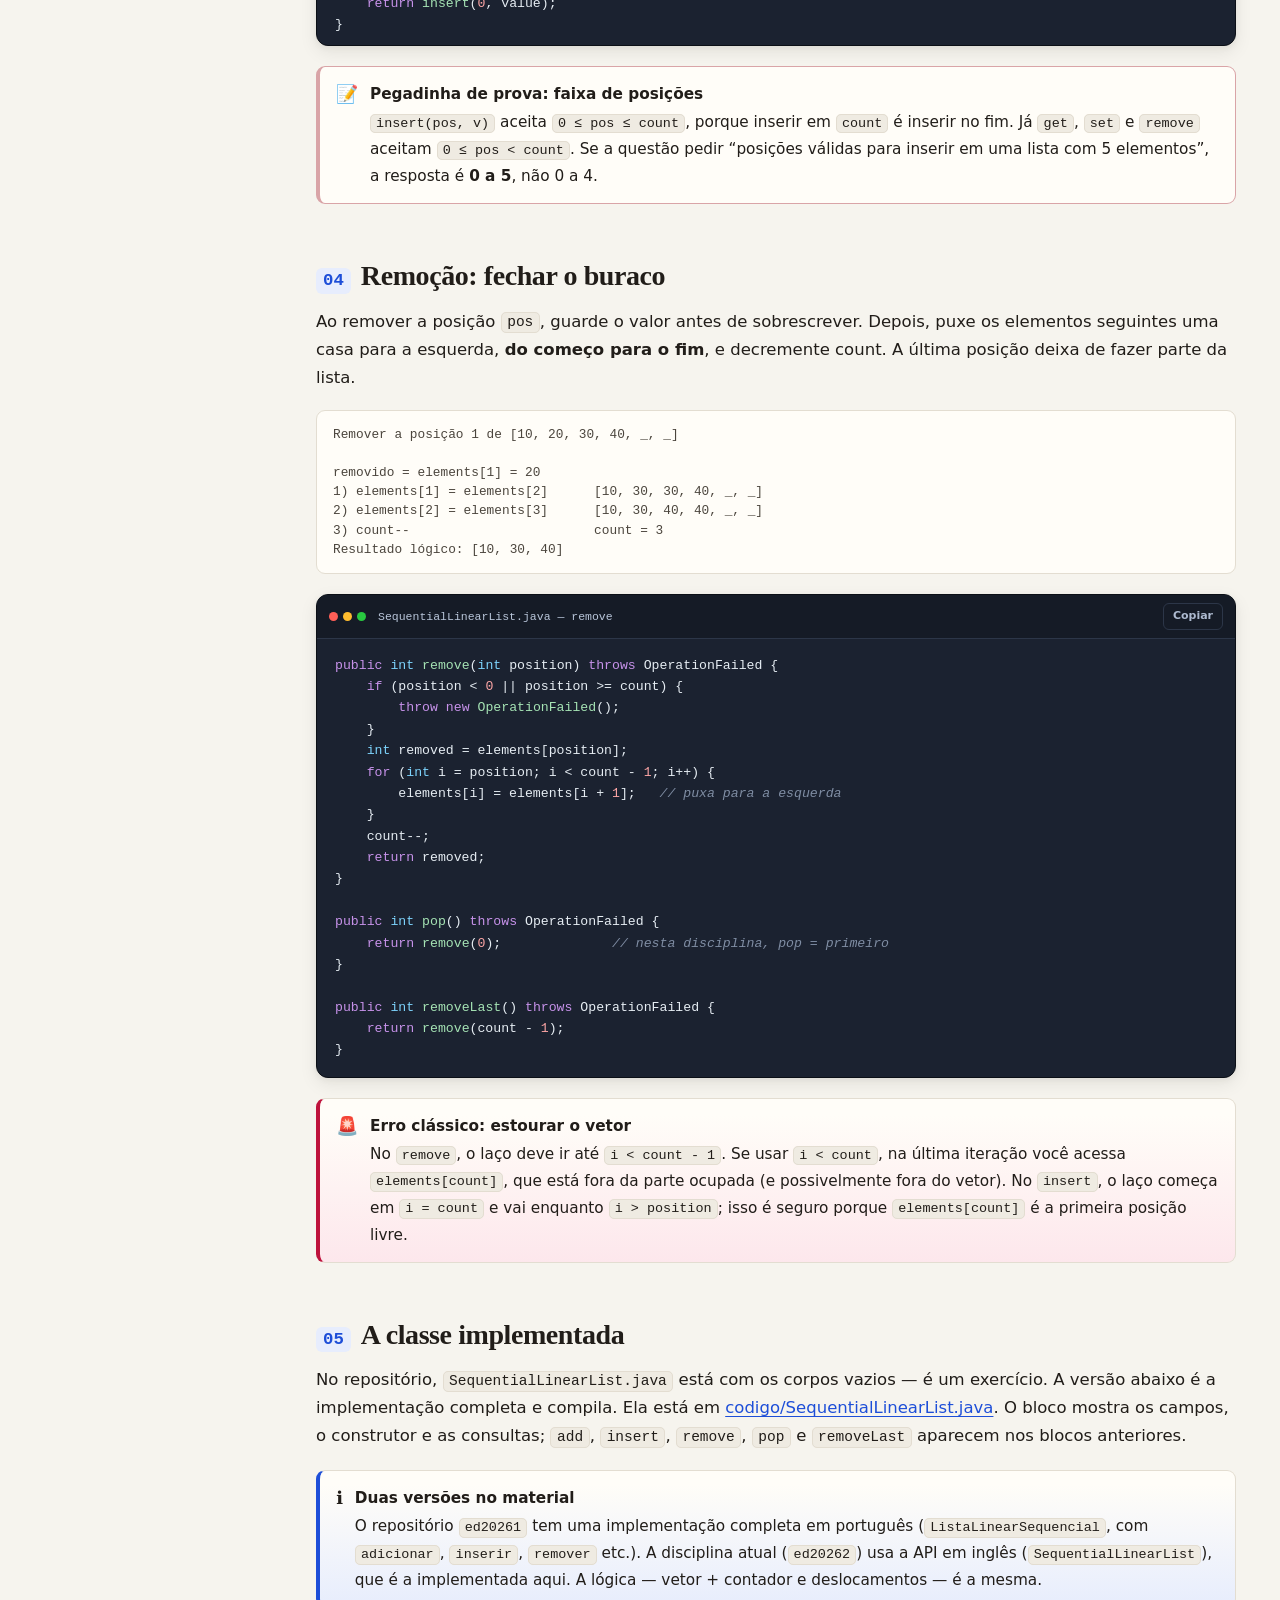
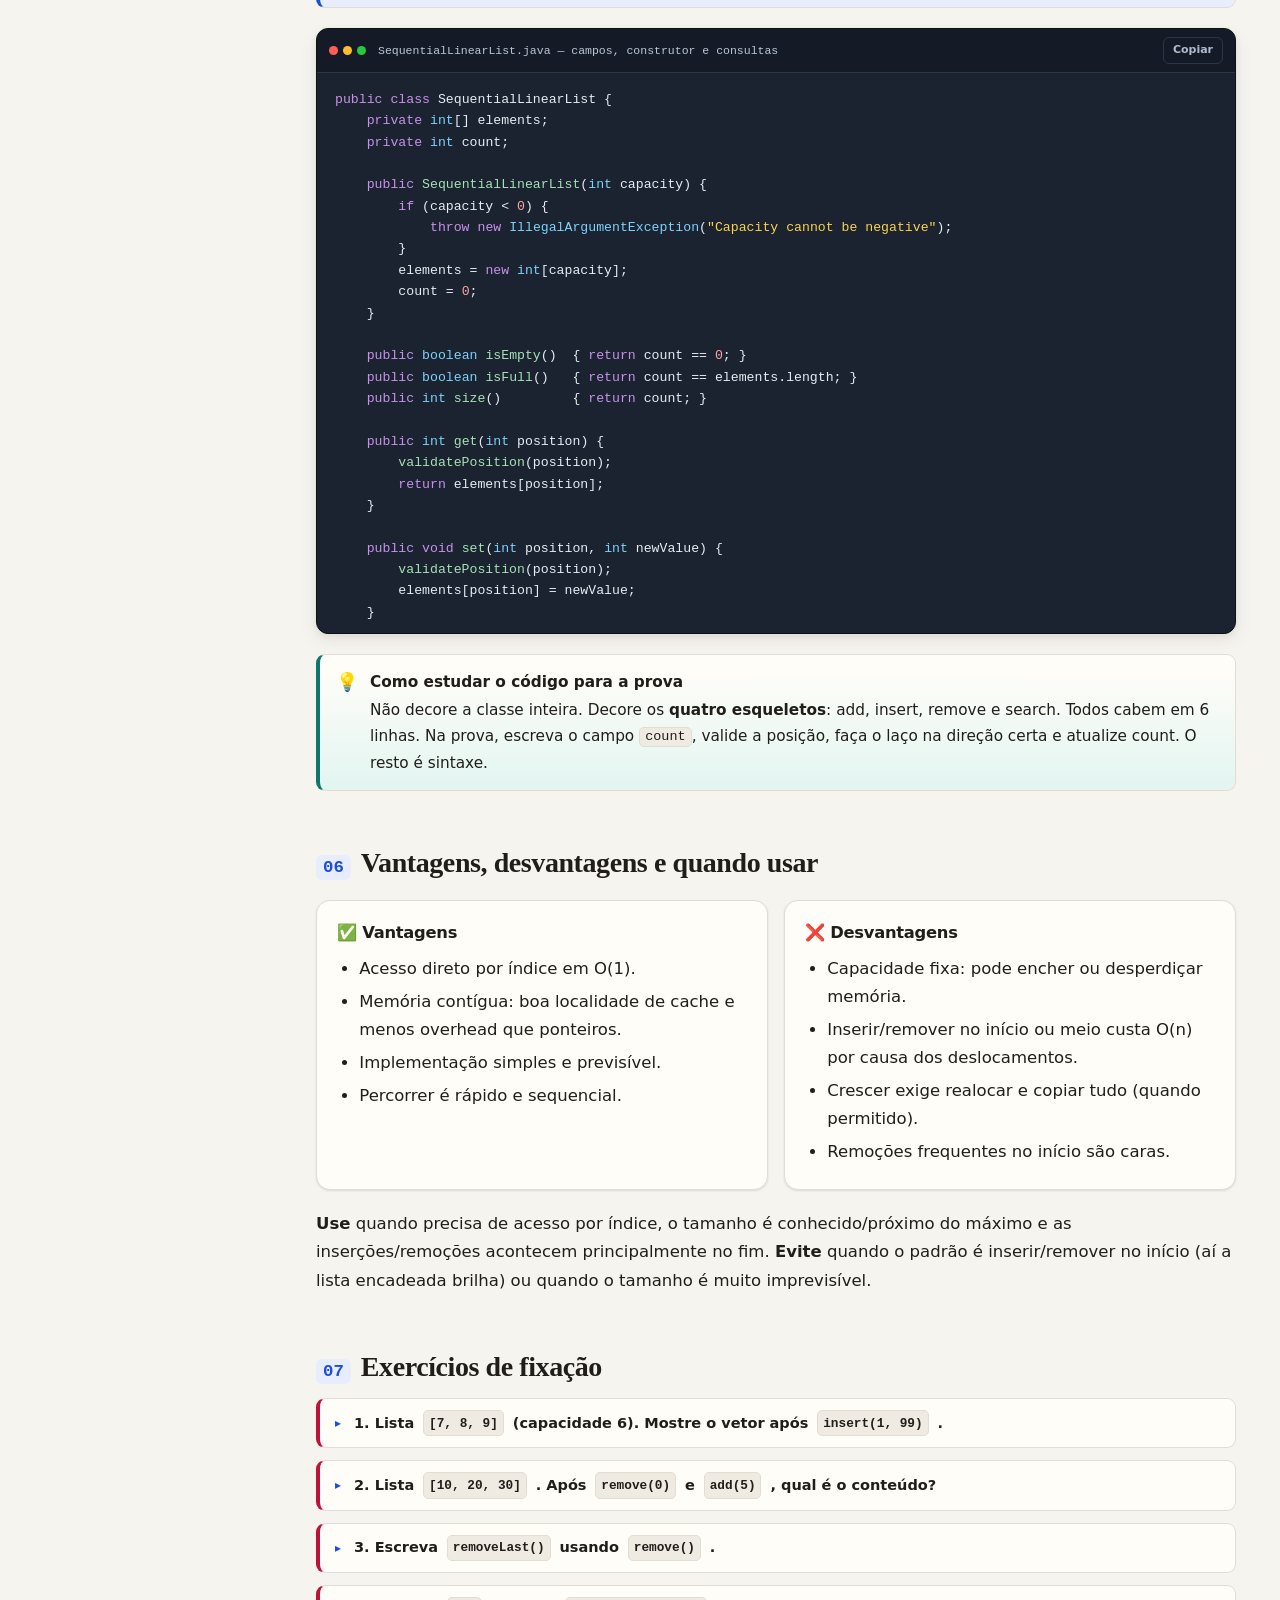
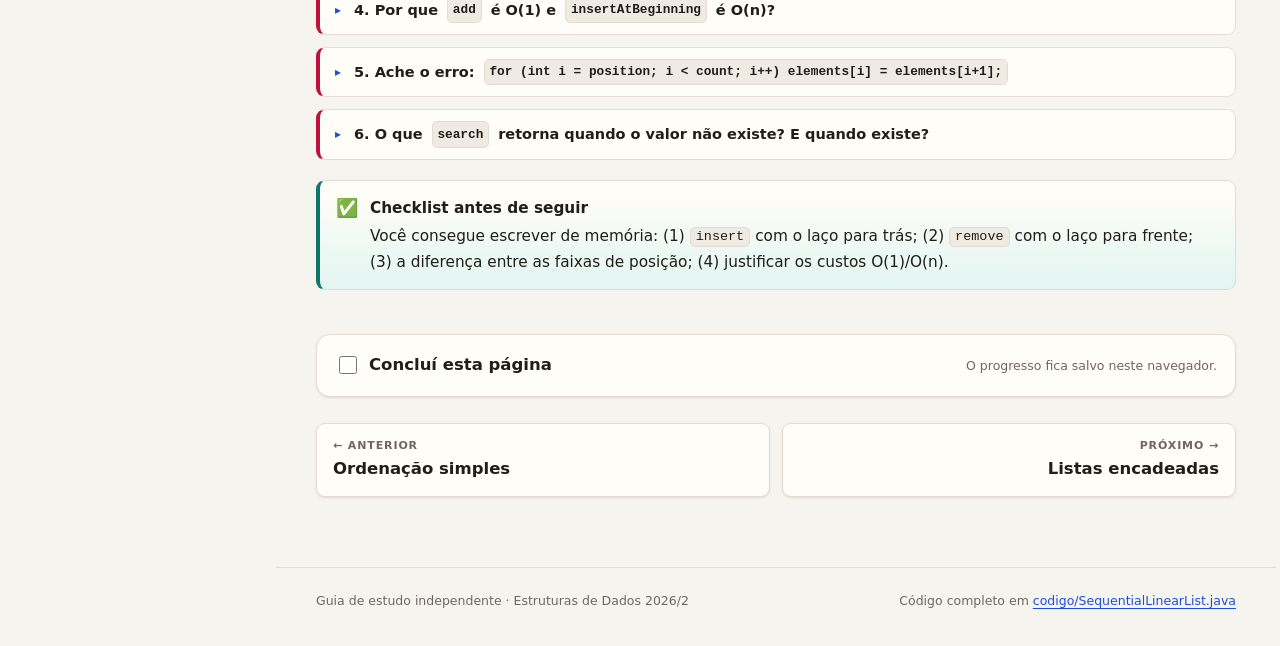
<file: pages/listas-sequenciais.html>
<!DOCTYPE html>
<html lang="pt-BR" data-theme="light">
<head>
  <meta charset="utf-8">
  <meta name="viewport" content="width=device-width, initial-scale=1">
  <title>Listas sequenciais — Guia de Prova ED 2026/2</title>
  <meta name="description" content="Listas lineares sequenciais: vetor, count, inserção, remoção, deslocamentos, complexidade e implementação Java completa.">
  <link rel="stylesheet" href="../css/style.css">
  <script>try{var t=localStorage.getItem("ed-theme");if(t)document.documentElement.dataset.theme=t;}catch(e){}</script>
</head>
<body data-page="sequencial" data-root="../" data-topic="sequencial">
  <a class="skip" href="#conteudo">Ir para o conteúdo</a>

  <header class="topbar">
    <button class="menu-btn" id="menuBtn" aria-label="Abrir menu" aria-expanded="false">☰</button>
    <a class="brand" href="../index.html">
      <span class="brand-mark">ED</span>
      <span>Guia de Prova<small>2026/2 · 2ª prova</small></span>
    </a>
    <div class="topbar-actions">
      <span class="countdown-mini" data-countdown-mini></span>
      <button class="icon-btn" id="themeBtn" aria-label="Alternar tema">🌙</button>
    </div>
  </header>

  <div class="layout">
    <aside class="sidebar" id="sidebar">
      <nav id="nav" class="nav" aria-label="Navegação principal"></nav>
      <div class="sidebar-foot">
        <strong>Prova: 16/11/2026, 15h10</strong>
        Sala 11 · 2ª Prova<br>
        Baseado nos códigos do prof. Tadeu Maffeis.
      </div>
    </aside>

    <main class="main" id="conteudo">
      <div class="content">
        <div class="crumbs"><a href="../index.html">Início</a><span>/</span>Listas sequenciais</div>
        <span class="eyebrow">Bloco 2 · presença quase certa</span>
        <h1>Listas lineares sequenciais</h1>
        <p class="lead">
          É o bom e velho vetor com um contador. Os elementos ficam <strong>lado a lado na memória</strong>,
          sem buracos, nas posições <code>0..count−1</code>. Você ganha acesso direto O(1); paga com
          deslocamentos quando insere ou remove no começo/meio. Este é o bloco em que a classe do repositório
          está com os métodos em branco — aqui ela aparece completa e testada.
        </p>
        <div class="meta-row">
          <span class="pill blue">~30 min de estudo</span>
          <span class="pill">vetor + count</span>
          <span class="pill">deslocamentos</span>
          <span class="pill">código Java testado</span>
        </div>

        <div class="toc" data-toc></div>

        <h2 id="modelo"><span class="num">01</span> O modelo: vetor + count</h2>
        <p>
          Uma lista sequencial tem dois campos essenciais: o vetor <code>elements</code> e o contador
          <code>count</code>. O vetor tem <strong>capacidade fixa</strong>; o count diz quantas posições
          estão ocupadas. A primeira posição livre é sempre <code>elements[count]</code>.
        </p>
        <pre class="ascii">capacidade = 6
índice:    0     1     2     3     4     5
        ┌─────┬─────┬─────┬─────┬─────┬─────┐
vetor:  │ 10  │ 20  │ 30  │ 40  │     │     │
        └─────┴─────┴─────┴─────┴─────┴─────┘
count = 4  ─────────────────┘
isFull() = false      size() = 4      isEmpty() = false</pre>
        <ul>
          <li><strong>count</strong> = quantidade de elementos; <strong>capacidade</strong> = tamanho do vetor.</li>
          <li><strong>add</strong> grava em <code>elements[count]</code> e incrementa count — O(1).</li>
          <li><strong>get/set</strong> usam o índice diretamente — O(1).</li>
          <li><strong>search</strong> percorre do início ao fim — O(n).</li>
        </ul>

        <div class="callout warn">
          <span class="ico">⚠️</span>
          <div>
            <strong>count ≠ capacidade</strong>
            <p class="mb0">Uma lista com capacidade 100 e count 3 tem apenas 3 elementos. Nunca use a capacidade como quantidade de elementos em um <code>for</code>. O laço correto é <code>for (int i = 0; i &lt; count; i++)</code>.</p>
          </div>
        </div>

        <h2 id="operacoes"><span class="num">02</span> Operações e custos</h2>
        <div class="table-wrap">
          <table>
            <thead><tr><th>Operação</th><th>O que faz</th><th class="c">Custo</th></tr></thead>
            <tbody>
              <tr><td><code>isEmpty()</code> / <code>isFull()</code></td><td>compara count com 0 / capacidade</td><td class="c">O(1)</td></tr>
              <tr><td><code>size()</code></td><td>retorna count</td><td class="c">O(1)</td></tr>
              <tr><td><code>add(v)</code></td><td>insere no fim (<code>elements[count]</code>)</td><td class="c">O(1)</td></tr>
              <tr><td><code>get(i)</code> / <code>set(i, v)</code></td><td>acesso direto por índice</td><td class="c">O(1)</td></tr>
              <tr><td><code>search(v)</code></td><td>busca linear; retorna índice ou −1</td><td class="c">O(n)</td></tr>
              <tr><td><code>insertAtBeginning(v)</code></td><td>desloca todos uma casa à direita</td><td class="c">O(n)</td></tr>
              <tr><td><code>insert(pos, v)</code></td><td>desloca de pos até o fim</td><td class="c">O(n) no pior caso</td></tr>
              <tr><td><code>pop()</code></td><td>remove e retorna o primeiro (<code>remove(0)</code>) — convenção da lista encadeada; o repo deixa em branco</td><td class="c">O(n)</td></tr>
              <tr><td><code>removeLast()</code></td><td>remove e retorna o último</td><td class="c">O(1)</td></tr>
              <tr><td><code>remove(pos)</code></td><td>desloca os seguintes uma casa à esquerda</td><td class="c">O(n) no pior caso</td></tr>
            </tbody>
          </table>
        </div>
        <p class="small muted">
          “O(1) no fim” e “O(n) no início” explicam a diferença para a lista encadeada, onde o início é
          barato e o fim depende de descritor.
        </p>

        <div class="callout warn">
          <span class="ico">⚠️</span>
          <div>
            <strong>Cuidado: existem duas APIs da lista sequencial</strong>
            <p>O repositório <strong>ed20262</strong> (o da sua turma) tem a classe em <strong>inglês</strong> e
            <strong>em branco</strong>: <code>isEmpty</code>, <code>add</code>, <code>get</code>,
            <code>set</code>, <code>search</code>, <code>insertAtBeginning</code>, <code>insert</code>,
            <code>pop</code>, <code>removeLast</code>, <code>remove</code> — com <code>int</code> e
            <code>OperationFailed</code>. É essa que a página usa e que você deve escrever na prova.</p>
            <p class="mb0">O repositório <strong>ed20261</strong> (semestre anterior) tem outra versão, em
            <strong>português</strong>: <code>adicionar</code>, <code>obter</code>, <code>alterar</code>,
            <code>inserir</code>, <code>remover</code>, <code>removerUltimo</code> — sem exceções, devolvendo
            <code>boolean</code>. A lógica é a mesma; mudam os nomes e o tratamento de erro. Não misture as
            duas na mesma resposta.</p>
          </div>
        </div>
        <p class="table-note">O <code>pop()</code> <strong>não está implementado no repositório</strong> (a classe
        está em branco). O guia usou <code>remove(0)</code> porque é a convenção da <code>LinkedLinearList</code>
        do professor; se o seu caderno define <code>pop</code> como o último, siga o caderno. O importante é
        declarar a escolha na prova.</p>

        <h2 id="insercao"><span class="num">03</span> Inserção: abrir espaço</h2>
        <p>
          Para inserir na posição <code>pos</code>, os elementos de <code>pos</code> até
          <code>count−1</code> precisam andar uma casa para a direita. O segredo é
          <strong>começar pelo fim</strong>; se você começar pelo começo, sobrescreve o próximo antes de
          copiá-lo.
        </p>
        <pre class="ascii">Inserir 15 na posição 2 de [10, 20, 30, 40, _, _]

1) elements[4] = elements[3]      [10, 20, 30, 40, 40, _]
2) elements[3] = elements[2]      [10, 20, 30, 30, 40, _]
3) elements[2] = 15               [10, 20, 15, 30, 40, _]
4) count++                        count = 5

Código:  for (int i = count; i &gt; pos; i--) elements[i] = elements[i-1];</pre>

        <div class="codeblock">
          <div class="codebar"><span class="dots"><i></i><i></i><i></i></span><span class="filename">SequentialLinearList.java — insert e add</span><button class="copy" data-copy>Copiar</button></div>
          <pre><code>public boolean add(int value) {
    if (isFull()) {
        return false;
    }
    elements[count] = value;   // primeira posição livre
    count++;
    return true;
}

public boolean insert(int position, int value) {
    // posição válida para inserir: 0 .. count (inclusive no fim)
    if (isFull() || position &lt; 0 || position &gt; count) {
        return false;
    }
    for (int i = count; i &gt; position; i--) {
        elements[i] = elements[i - 1];   // abre espaço da direita para a esquerda
    }
    elements[position] = value;
    count++;
    return true;
}

public boolean insertAtBeginning(int value) {
    return insert(0, value);
}</code></pre>
        </div>

        <div class="callout exam">
          <span class="ico">📝</span>
          <div>
            <strong>Pegadinha de prova: faixa de posições</strong>
            <p class="mb0"><code>insert(pos, v)</code> aceita <code>0 ≤ pos ≤ count</code>, porque inserir em
            <code>count</code> é inserir no fim. Já <code>get</code>, <code>set</code> e <code>remove</code>
            aceitam <code>0 ≤ pos &lt; count</code>. Se a questão pedir “posições válidas para inserir em uma
            lista com 5 elementos”, a resposta é <strong>0 a 5</strong>, não 0 a 4.</p>
          </div>
        </div>

        <h2 id="remocao"><span class="num">04</span> Remoção: fechar o buraco</h2>
        <p>
          Ao remover a posição <code>pos</code>, guarde o valor antes de sobrescrever. Depois, puxe os
          elementos seguintes uma casa para a esquerda, <strong>do começo para o fim</strong>, e decremente
          count. A última posição deixa de fazer parte da lista.
        </p>
        <pre class="ascii">Remover a posição 1 de [10, 20, 30, 40, _, _]

removido = elements[1] = 20
1) elements[1] = elements[2]      [10, 30, 30, 40, _, _]
2) elements[2] = elements[3]      [10, 30, 40, 40, _, _]
3) count--                        count = 3
Resultado lógico: [10, 30, 40]</pre>

        <div class="codeblock">
          <div class="codebar"><span class="dots"><i></i><i></i><i></i></span><span class="filename">SequentialLinearList.java — remove</span><button class="copy" data-copy>Copiar</button></div>
          <pre><code>public int remove(int position) throws OperationFailed {
    if (position &lt; 0 || position &gt;= count) {
        throw new OperationFailed();
    }
    int removed = elements[position];
    for (int i = position; i &lt; count - 1; i++) {
        elements[i] = elements[i + 1];   // puxa para a esquerda
    }
    count--;
    return removed;
}

public int pop() throws OperationFailed {
    return remove(0);              // nesta disciplina, pop = primeiro
}

public int removeLast() throws OperationFailed {
    return remove(count - 1);
}</code></pre>
        </div>

        <div class="callout danger">
          <span class="ico">🚨</span>
          <div>
            <strong>Erro clássico: estourar o vetor</strong>
            <p class="mb0">No <code>remove</code>, o laço deve ir até <code>i &lt; count - 1</code>. Se usar
            <code>i &lt; count</code>, na última iteração você acessa <code>elements[count]</code>, que está
            fora da parte ocupada (e possivelmente fora do vetor). No <code>insert</code>, o laço começa em
            <code>i = count</code> e vai enquanto <code>i &gt; position</code>; isso é seguro porque
            <code>elements[count]</code> é a primeira posição livre.</p>
          </div>
        </div>

        <h2 id="implementacao"><span class="num">05</span> A classe implementada</h2>
        <p>
          No repositório, <code>SequentialLinearList.java</code> está com os corpos vazios — é um exercício.
          A versão abaixo é a implementação completa e compila. Ela está em
          <a href="../codigo/SequentialLinearList.java">codigo/SequentialLinearList.java</a>.
          O bloco mostra os campos, o construtor e as consultas; <code>add</code>, <code>insert</code>,
          <code>remove</code>, <code>pop</code> e <code>removeLast</code> aparecem nos blocos anteriores.
        </p>
        <div class="callout info">
          <span class="ico">ℹ️</span>
          <div>
            <strong>Duas versões no material</strong>
            <p class="mb0">O repositório <code>ed20261</code> tem uma implementação completa em português
            (<code>ListaLinearSequencial</code>, com <code>adicionar</code>, <code>inserir</code>,
            <code>remover</code> etc.). A disciplina atual (<code>ed20262</code>) usa a API em inglês
            (<code>SequentialLinearList</code>), que é a implementada aqui. A lógica — vetor + contador e
            deslocamentos — é a mesma.</p>
          </div>
        </div>
        <div class="codeblock">
          <div class="codebar"><span class="dots"><i></i><i></i><i></i></span><span class="filename">SequentialLinearList.java — campos, construtor e consultas</span><button class="copy" data-copy>Copiar</button></div>
          <pre><code>public class SequentialLinearList {
    private int[] elements;
    private int count;

    public SequentialLinearList(int capacity) {
        if (capacity &lt; 0) {
            throw new IllegalArgumentException("Capacity cannot be negative");
        }
        elements = new int[capacity];
        count = 0;
    }

    public boolean isEmpty()  { return count == 0; }
    public boolean isFull()   { return count == elements.length; }
    public int size()         { return count; }

    public int get(int position) {
        validatePosition(position);
        return elements[position];
    }

    public void set(int position, int newValue) {
        validatePosition(position);
        elements[position] = newValue;
    }

    public int search(int value) {
        for (int i = 0; i &lt; count; i++) {
            if (elements[i] == value) return i;
        }
        return -1;                  // não encontrado
    }

    private void validatePosition(int position) {
        if (position &lt; 0 || position &gt;= count) {
            throw new IndexOutOfBoundsException("Posição inválida: " + position);
        }
    }
}</code></pre>
        </div>

        <div class="callout tip">
          <span class="ico">💡</span>
          <div>
            <strong>Como estudar o código para a prova</strong>
            <p class="mb0">Não decore a classe inteira. Decore os <strong>quatro esqueletos</strong>: add, insert, remove e search. Todos cabem em 6 linhas. Na prova, escreva o campo <code>count</code>, valide a posição, faça o laço na direção certa e atualize count. O resto é sintaxe.</p>
          </div>
        </div>

        <h2 id="analise"><span class="num">06</span> Vantagens, desvantagens e quando usar</h2>
        <div class="grid grid-2">
          <div class="card">
            <h4 class="mt0">✅ Vantagens</h4>
            <ul class="mb0">
              <li>Acesso direto por índice em O(1).</li>
              <li>Memória contígua: boa localidade de cache e menos overhead que ponteiros.</li>
              <li>Implementação simples e previsível.</li>
              <li>Percorrer é rápido e sequencial.</li>
            </ul>
          </div>
          <div class="card">
            <h4 class="mt0">❌ Desvantagens</h4>
            <ul class="mb0">
              <li>Capacidade fixa: pode encher ou desperdiçar memória.</li>
              <li>Inserir/remover no início ou meio custa O(n) por causa dos deslocamentos.</li>
              <li>Crescer exige realocar e copiar tudo (quando permitido).</li>
              <li>Remoções frequentes no início são caras.</li>
            </ul>
          </div>
        </div>
        <p>
          <strong>Use</strong> quando precisa de acesso por índice, o tamanho é conhecido/próximo do máximo
          e as inserções/remoções acontecem principalmente no fim. <strong>Evite</strong> quando o padrão é
          inserir/remover no início (aí a lista encadeada brilha) ou quando o tamanho é muito imprevisível.
        </p>

        <h2 id="exercicios"><span class="num">07</span> Exercícios de fixação</h2>

        <details class="examq">
          <summary>1. Lista <code>[7, 8, 9]</code> (capacidade 6). Mostre o vetor após <code>insert(1, 99)</code>.</summary>
          <div class="details-body">
            <p class="mb0">Desloca 9 (índice 2→3) e 8 (1→2); grava 99 em 1. Resultado lógico:
            <code>[7, 99, 8, 9]</code>; no vetor, count passa de 3 para 4.</p>
          </div>
        </details>

        <details class="examq">
          <summary>2. Lista <code>[10, 20, 30]</code>. Após <code>remove(0)</code> e <code>add(5)</code>, qual é o conteúdo?</summary>
          <div class="details-body">
            <p class="mb0"><code>remove(0)</code> remove 10 e puxa 20 e 30: <code>[20, 30]</code>.
            <code>add(5)</code> grava na primeira posição livre (índice 2): <code>[20, 30, 5]</code>.
            Note que o 5 entra no <em>fim lógico</em>, não em ordem.</p>
          </div>
        </details>

        <details class="examq">
          <summary>3. Escreva <code>removeLast()</code> usando <code>remove()</code>.</summary>
          <div class="details-body">
            <p class="mb0"><code>public int removeLast() throws OperationFailed { return remove(count - 1); }</code>.
            Se a lista estiver vazia, <code>count - 1 = -1</code> e remove lança a exceção de posição inválida.</p>
          </div>
        </details>

        <details class="examq">
          <summary>4. Por que <code>add</code> é O(1) e <code>insertAtBeginning</code> é O(n)?</summary>
          <div class="details-body">
            <p class="mb0"><code>add</code> grava direto em <code>elements[count]</code>. Já
            <code>insertAtBeginning</code> precisa deslocar todos os count elementos uma casa para a direita,
            e isso cresce linearmente com n.</p>
          </div>
        </details>

        <details class="examq">
          <summary>5. Ache o erro: <code>for (int i = position; i &lt; count; i++) elements[i] = elements[i+1];</code></summary>
          <div class="details-body">
            <p class="mb0">Quando <code>i = count - 1</code>, o código acessa <code>elements[count]</code>,
            que está fora da parte ocupada (e pode estourar o vetor se count == capacidade). O limite correto
            é <code>i &lt; count - 1</code>.</p>
          </div>
        </details>

        <details class="examq">
          <summary>6. O que <code>search</code> retorna quando o valor não existe? E quando existe?</summary>
          <div class="details-body">
            <p class="mb0">Retorna <strong>−1</strong> se não encontrou e o <strong>índice da primeira
            ocorrência</strong> se encontrou. Se houver repetições, uma busca do início encontra a primeira.</p>
          </div>
        </details>

        <div class="callout tip">
          <span class="ico">✅</span>
          <div>
            <strong>Checklist antes de seguir</strong>
            <p class="mb0">Você consegue escrever de memória: (1) <code>insert</code> com o laço para trás;
            (2) <code>remove</code> com o laço para frente; (3) a diferença entre as faixas de posição; (4)
            justificar os custos O(1)/O(n).</p>
          </div>
        </div>

        <div class="done-box">
          <label><input type="checkbox" data-progress="sequencial"> Concluí esta página</label>
          <span class="done-hint">O progresso fica salvo neste navegador.</span>
        </div>

        <div class="page-nav">
          <a href="ordenacao.html"><span class="pn-lbl">← Anterior</span><span class="pn-title">Ordenação simples</span></a>
          <a class="next" href="listas-encadeadas.html"><span class="pn-lbl">Próximo →</span><span class="pn-title">Listas encadeadas</span></a>
        </div>
      </div>

      <footer class="footer">
        <span>Guia de estudo independente · Estruturas de Dados 2026/2</span>
        <span>Código completo em <a href="../codigo/SequentialLinearList.java">codigo/SequentialLinearList.java</a></span>
      </footer>
    </main>
  </div>

  <button class="to-top" id="toTop" aria-label="Voltar ao topo">↑</button>

  <script src="../js/app.js"></script>
</body>
</html>
</file>
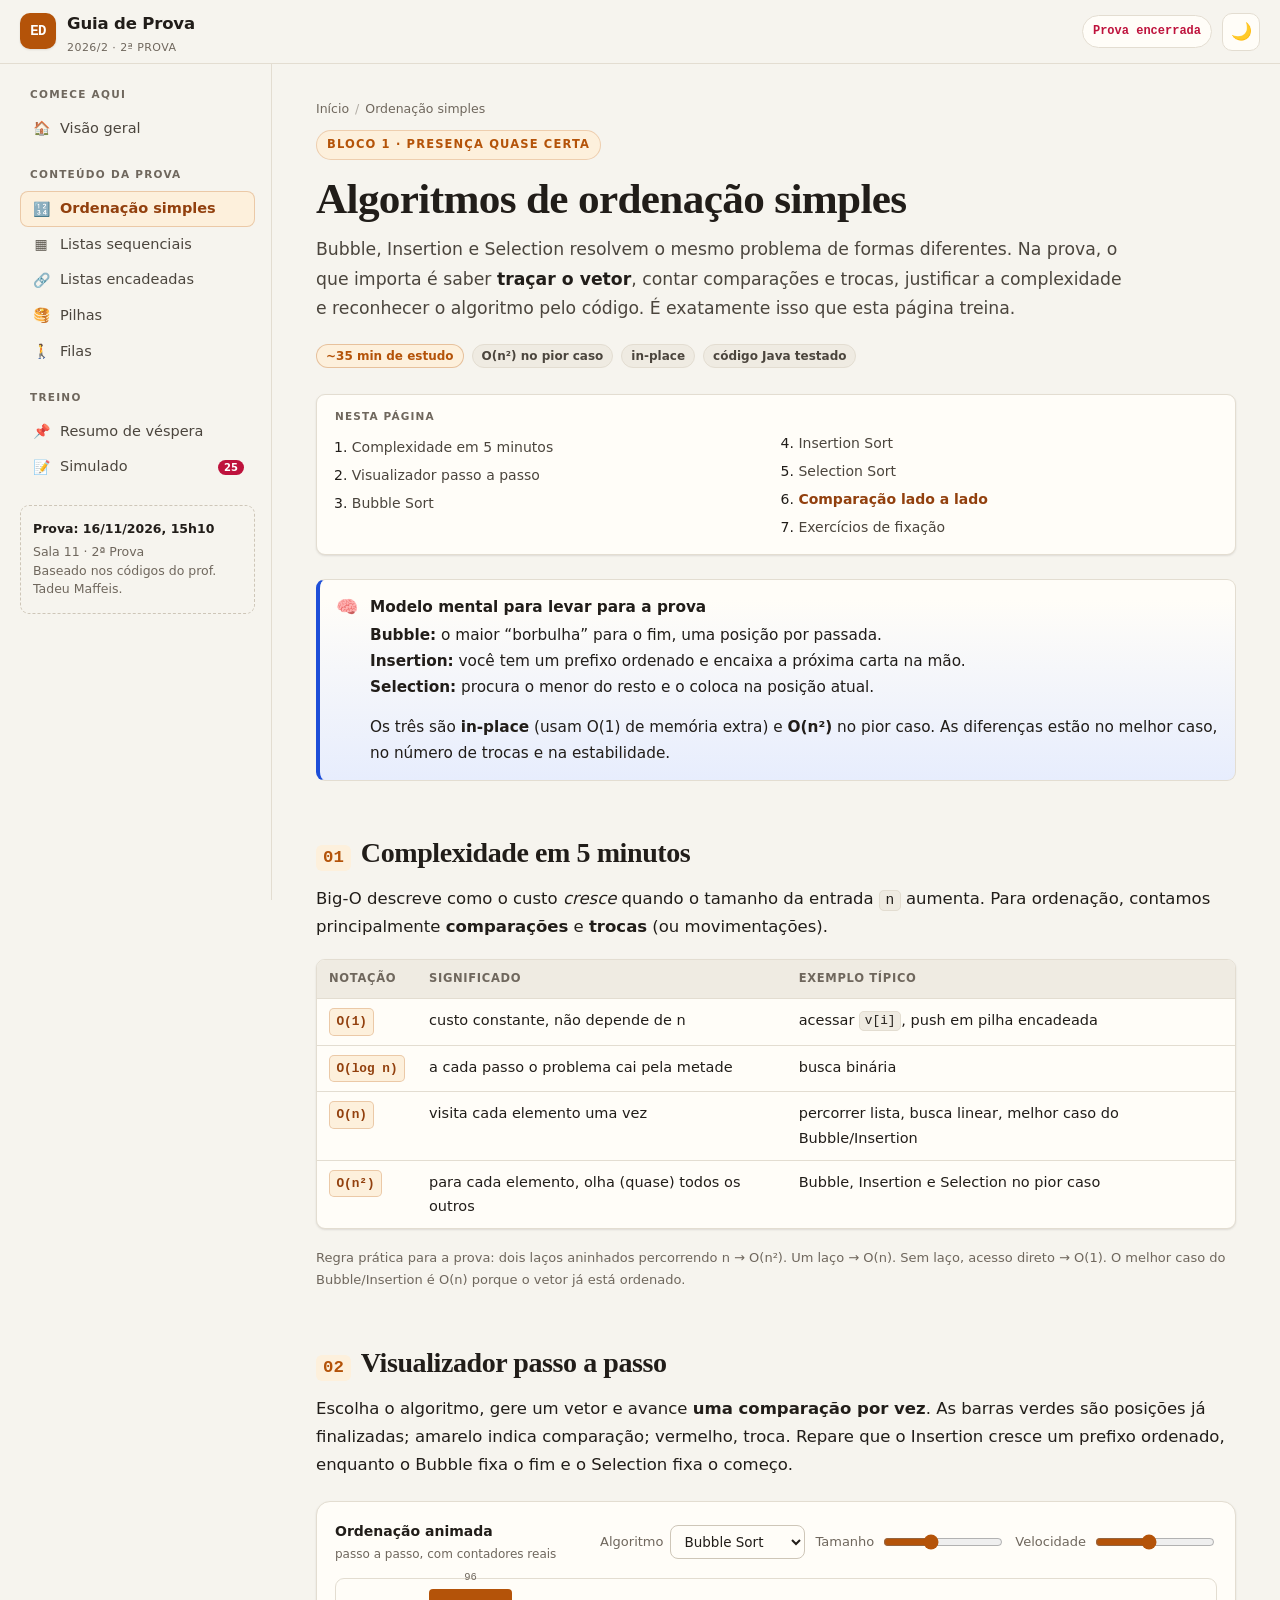
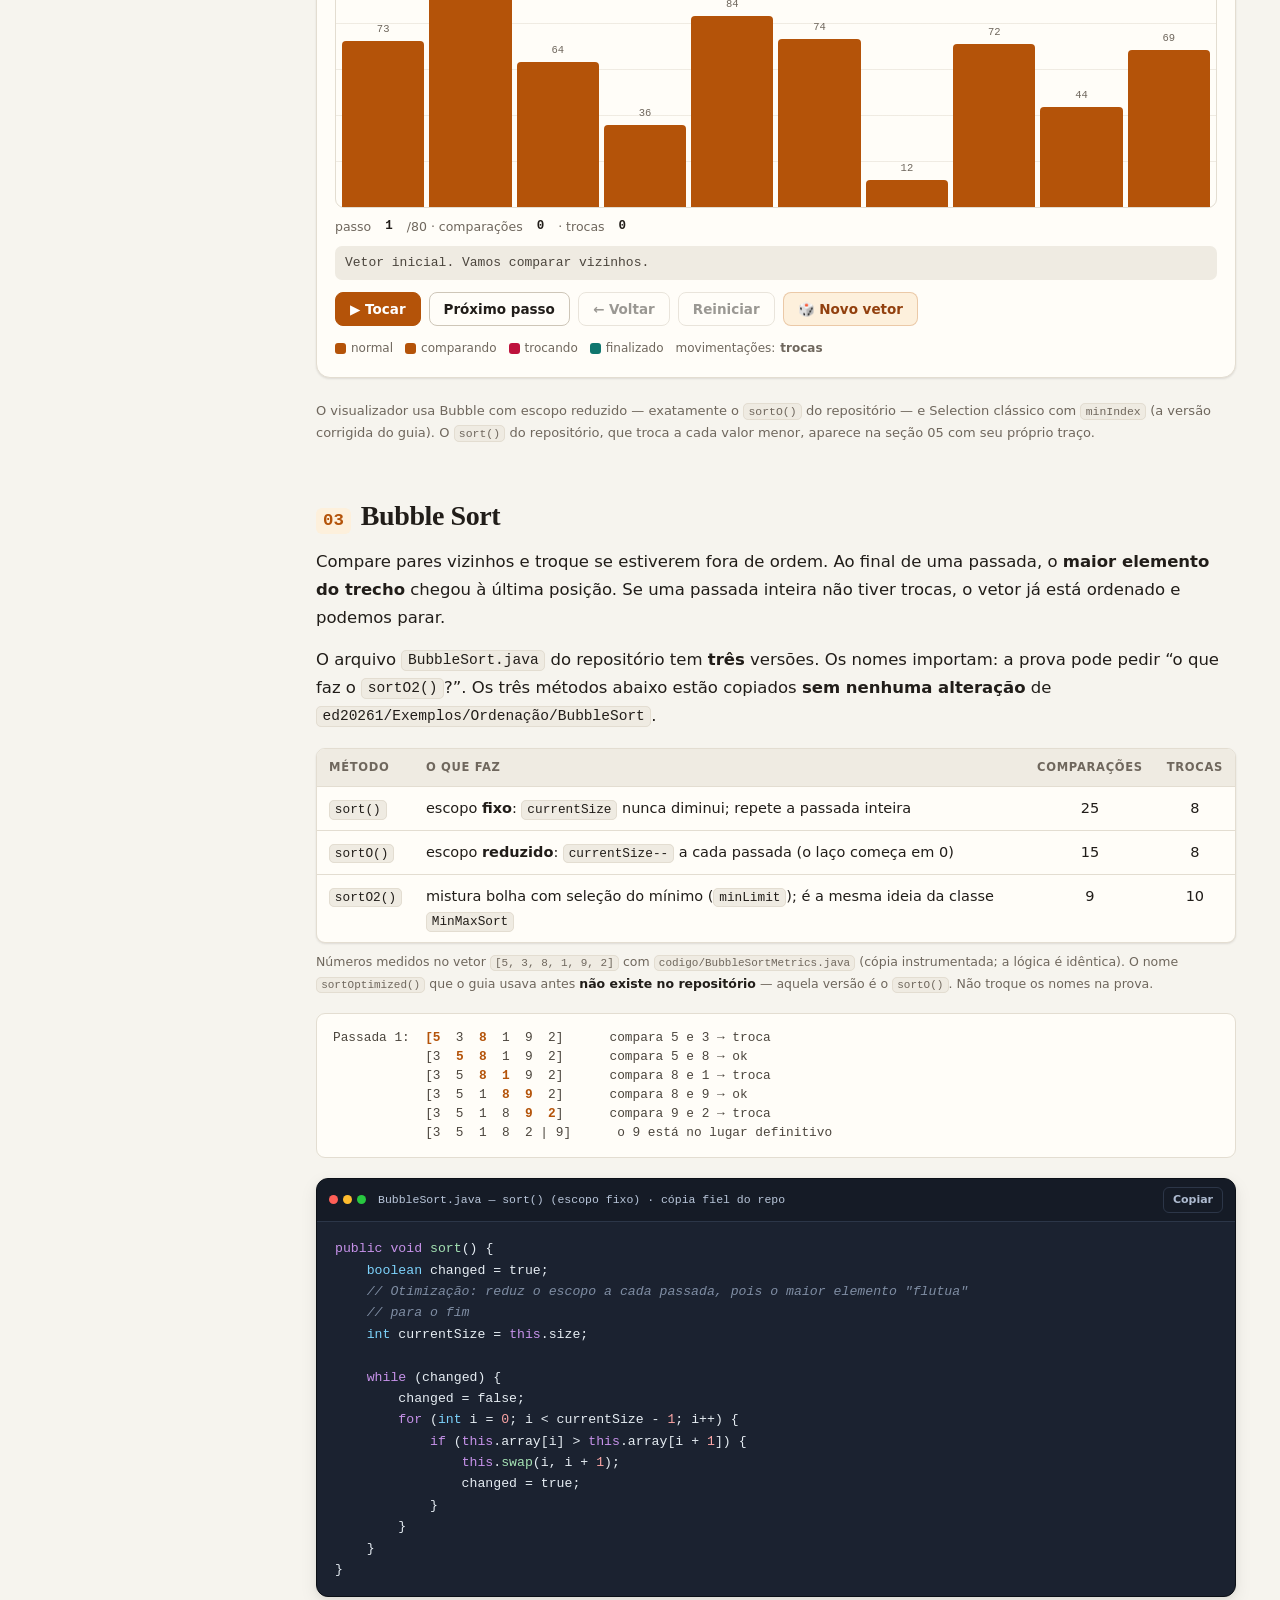
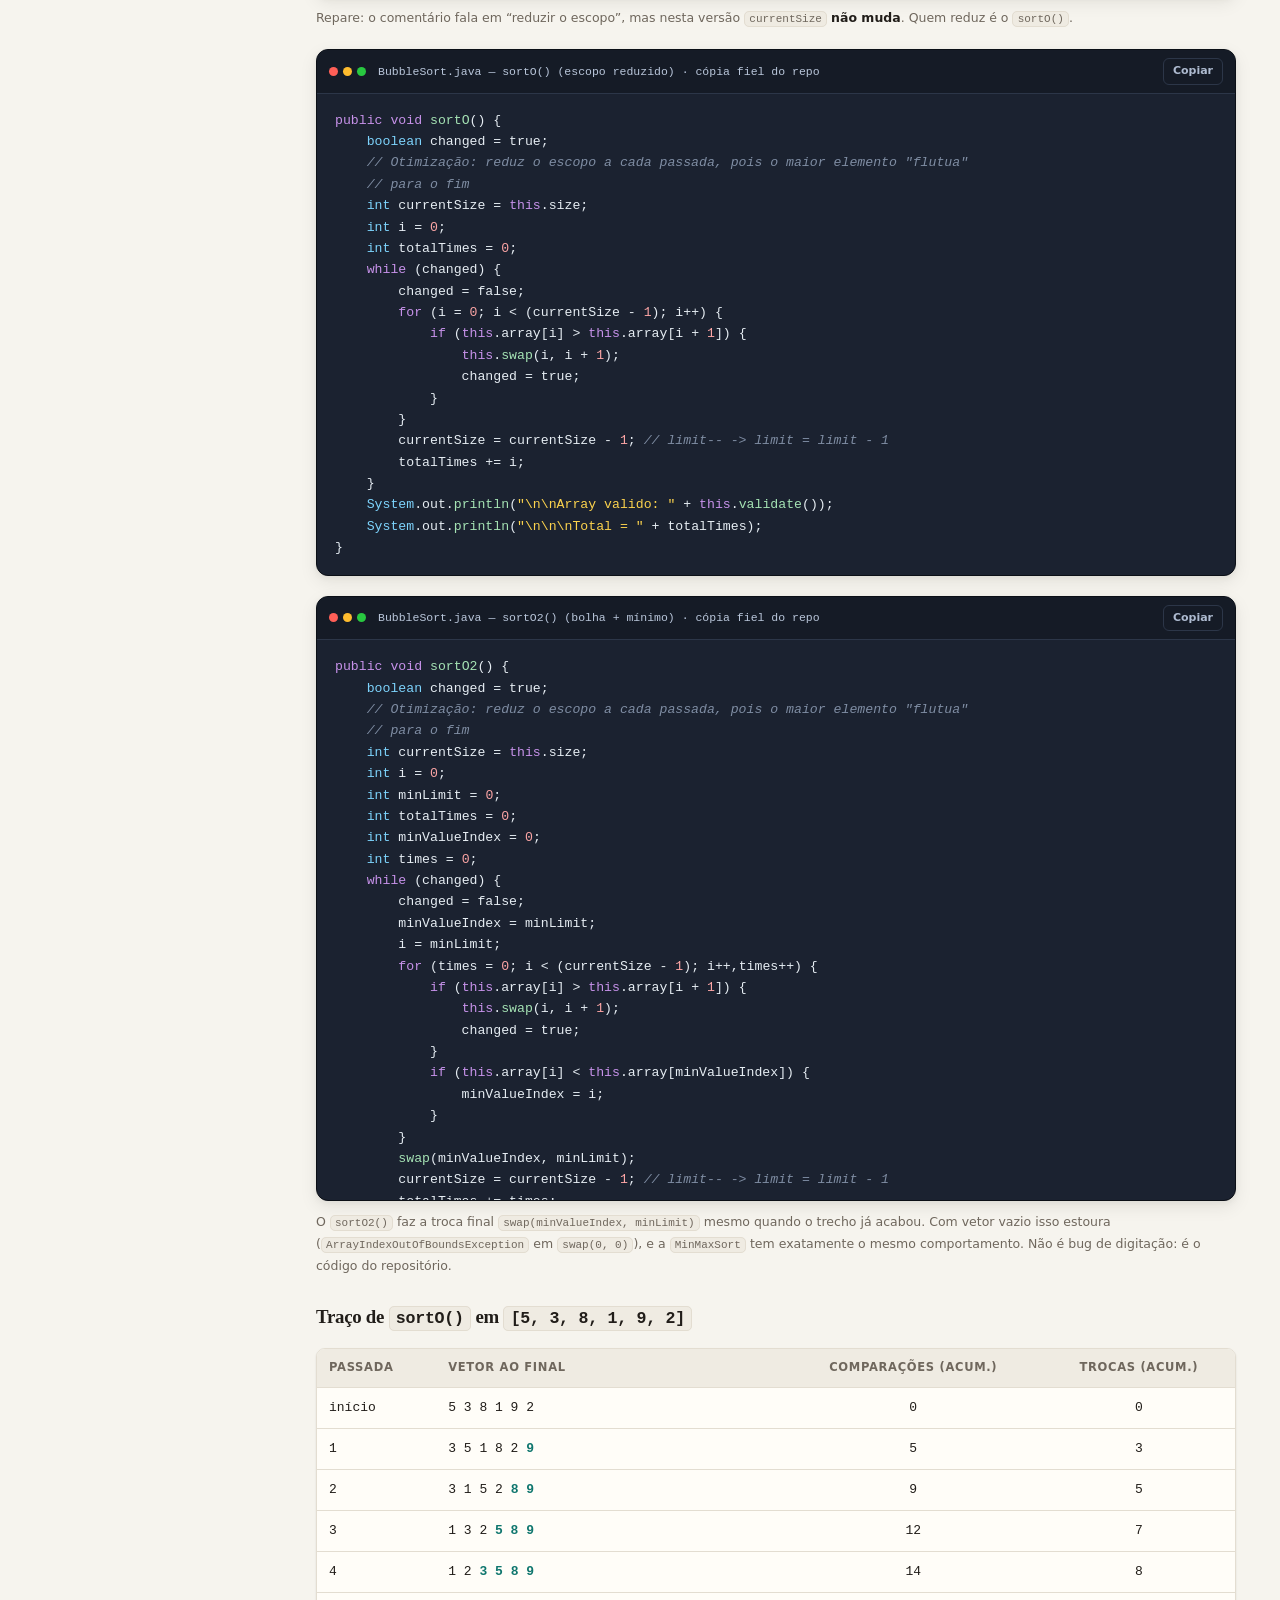
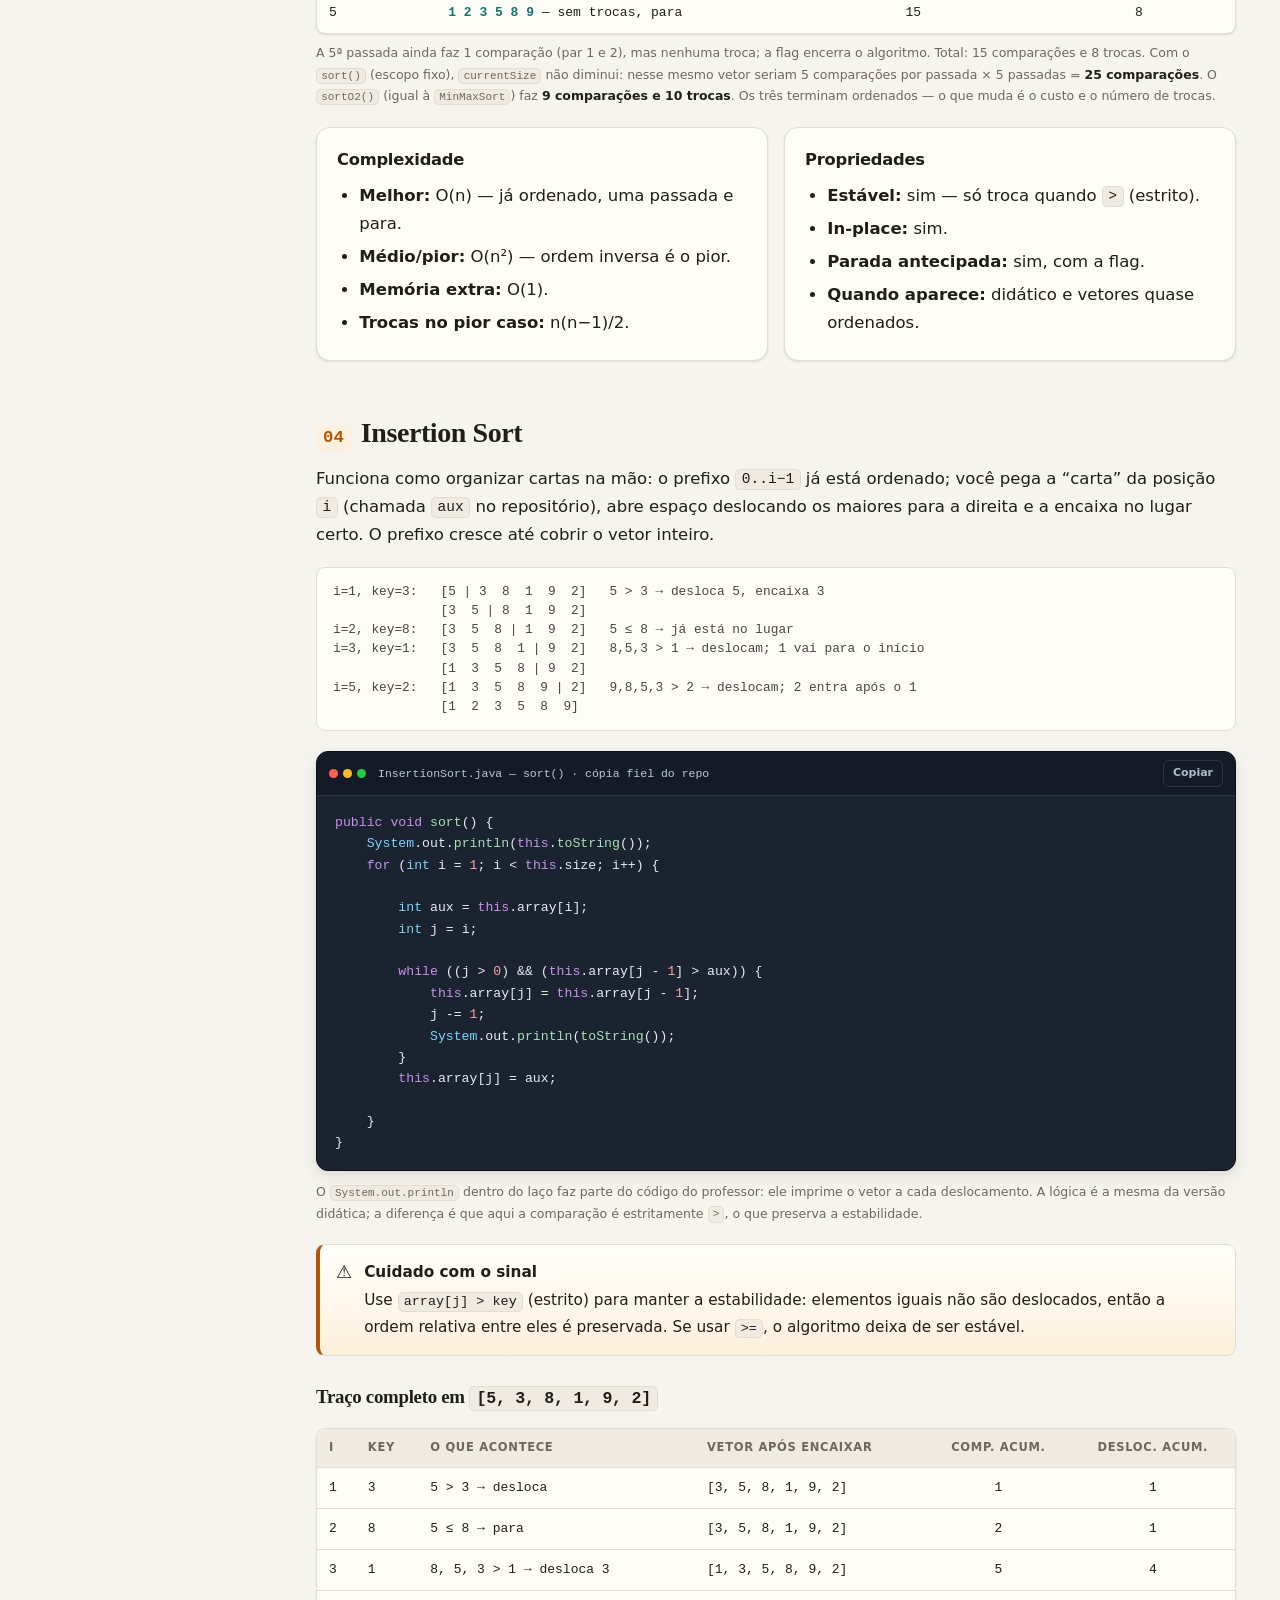
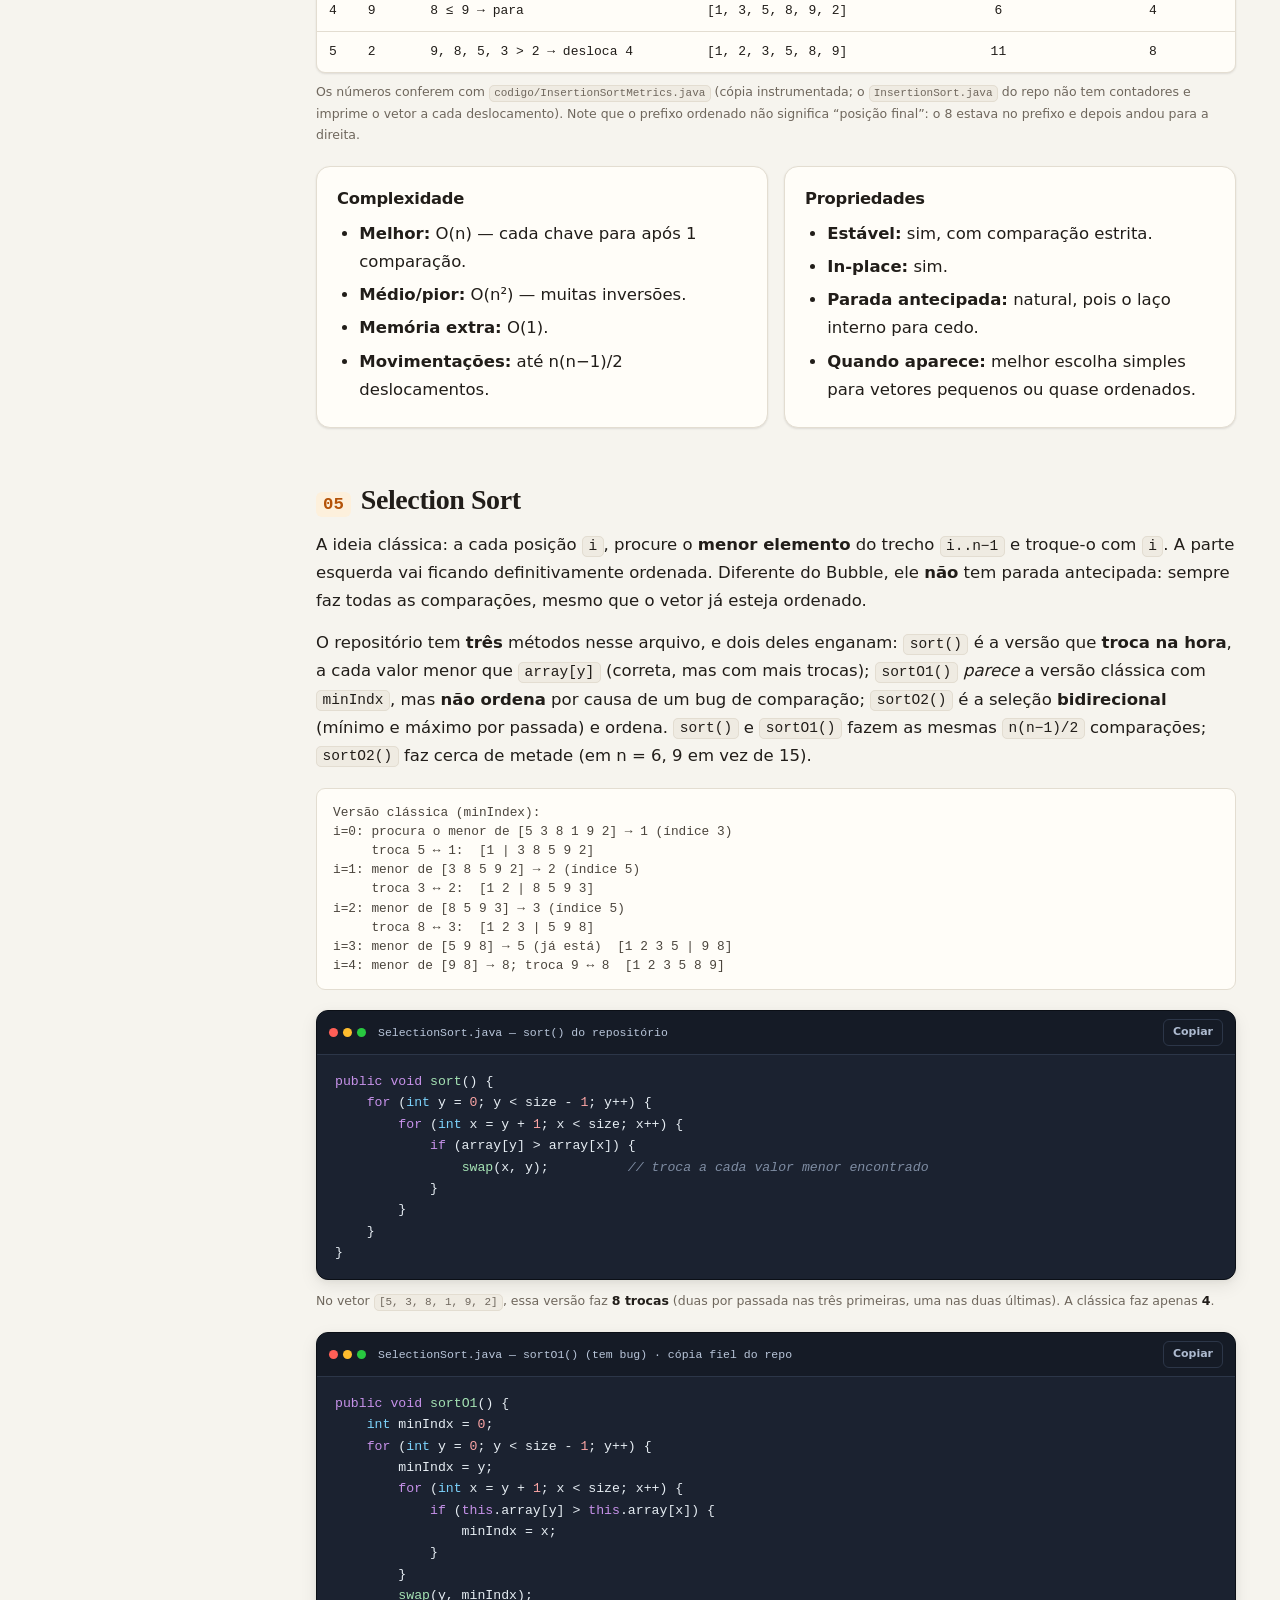
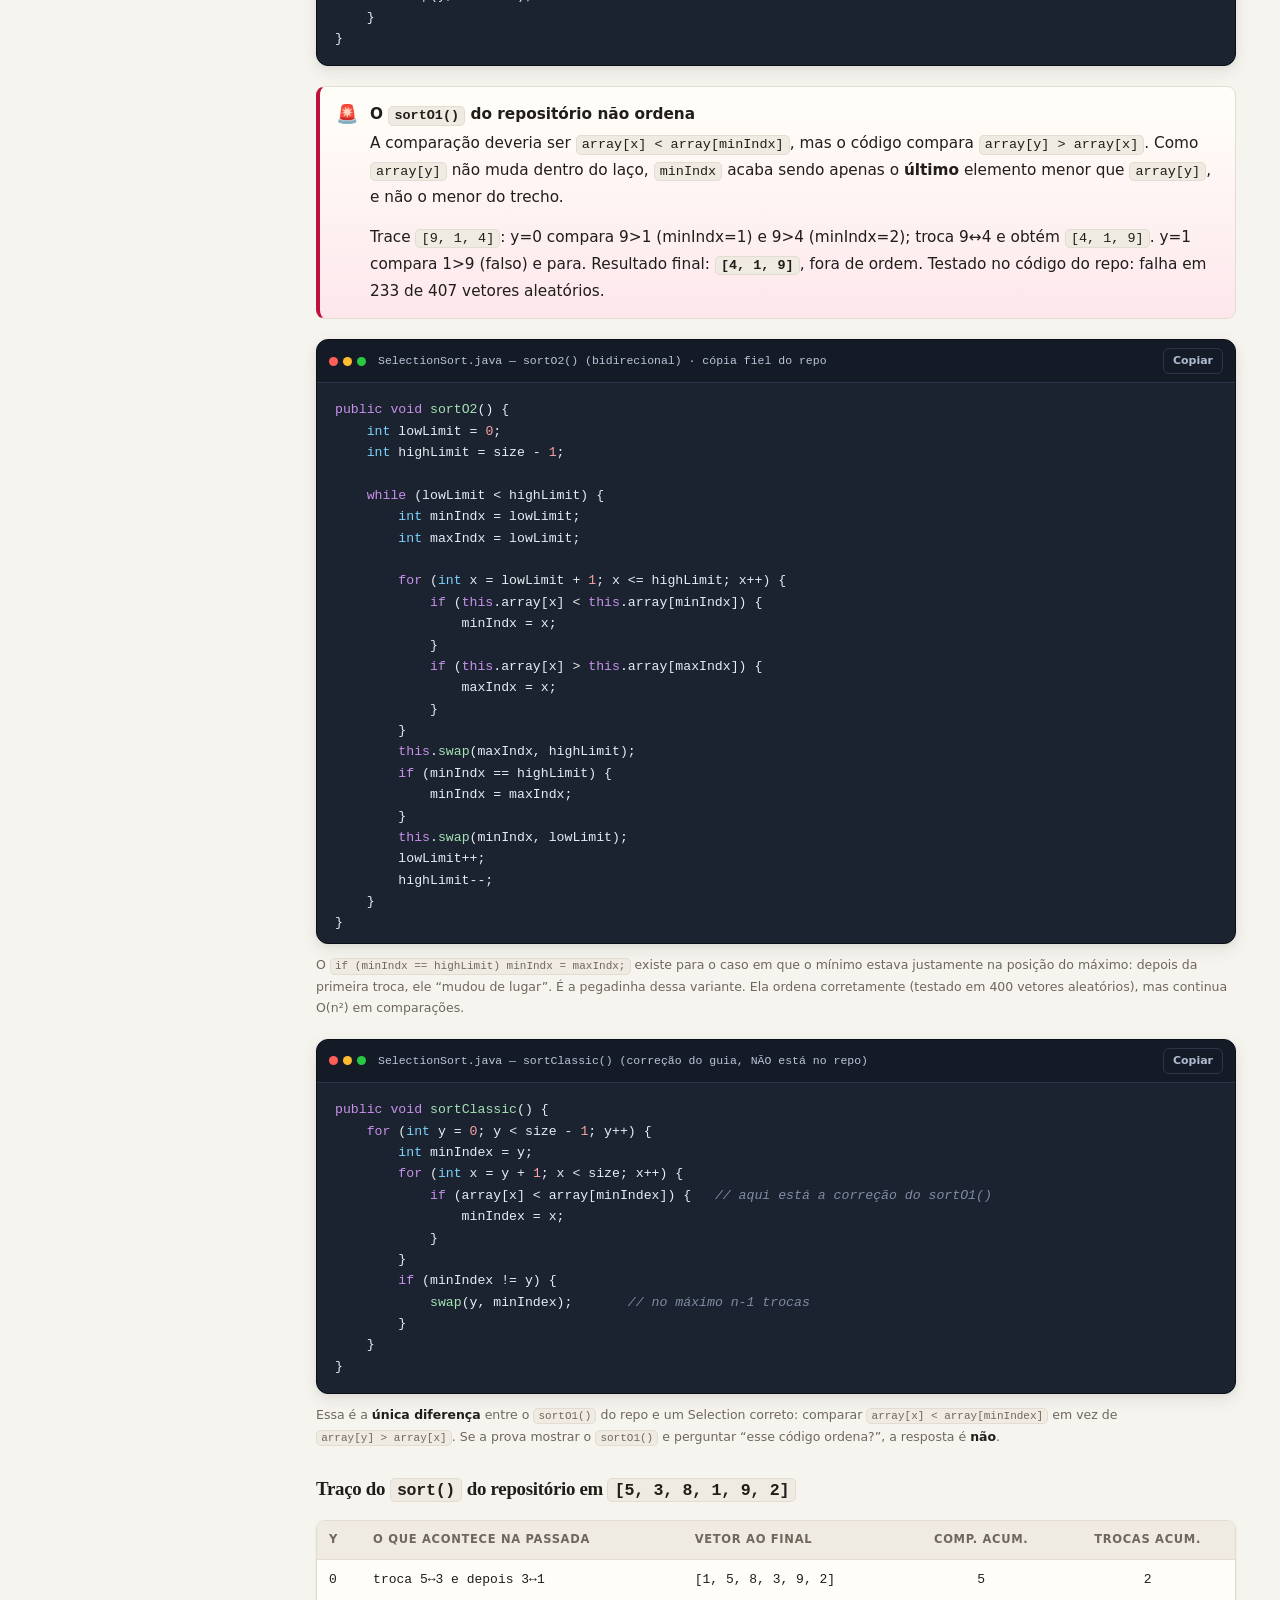
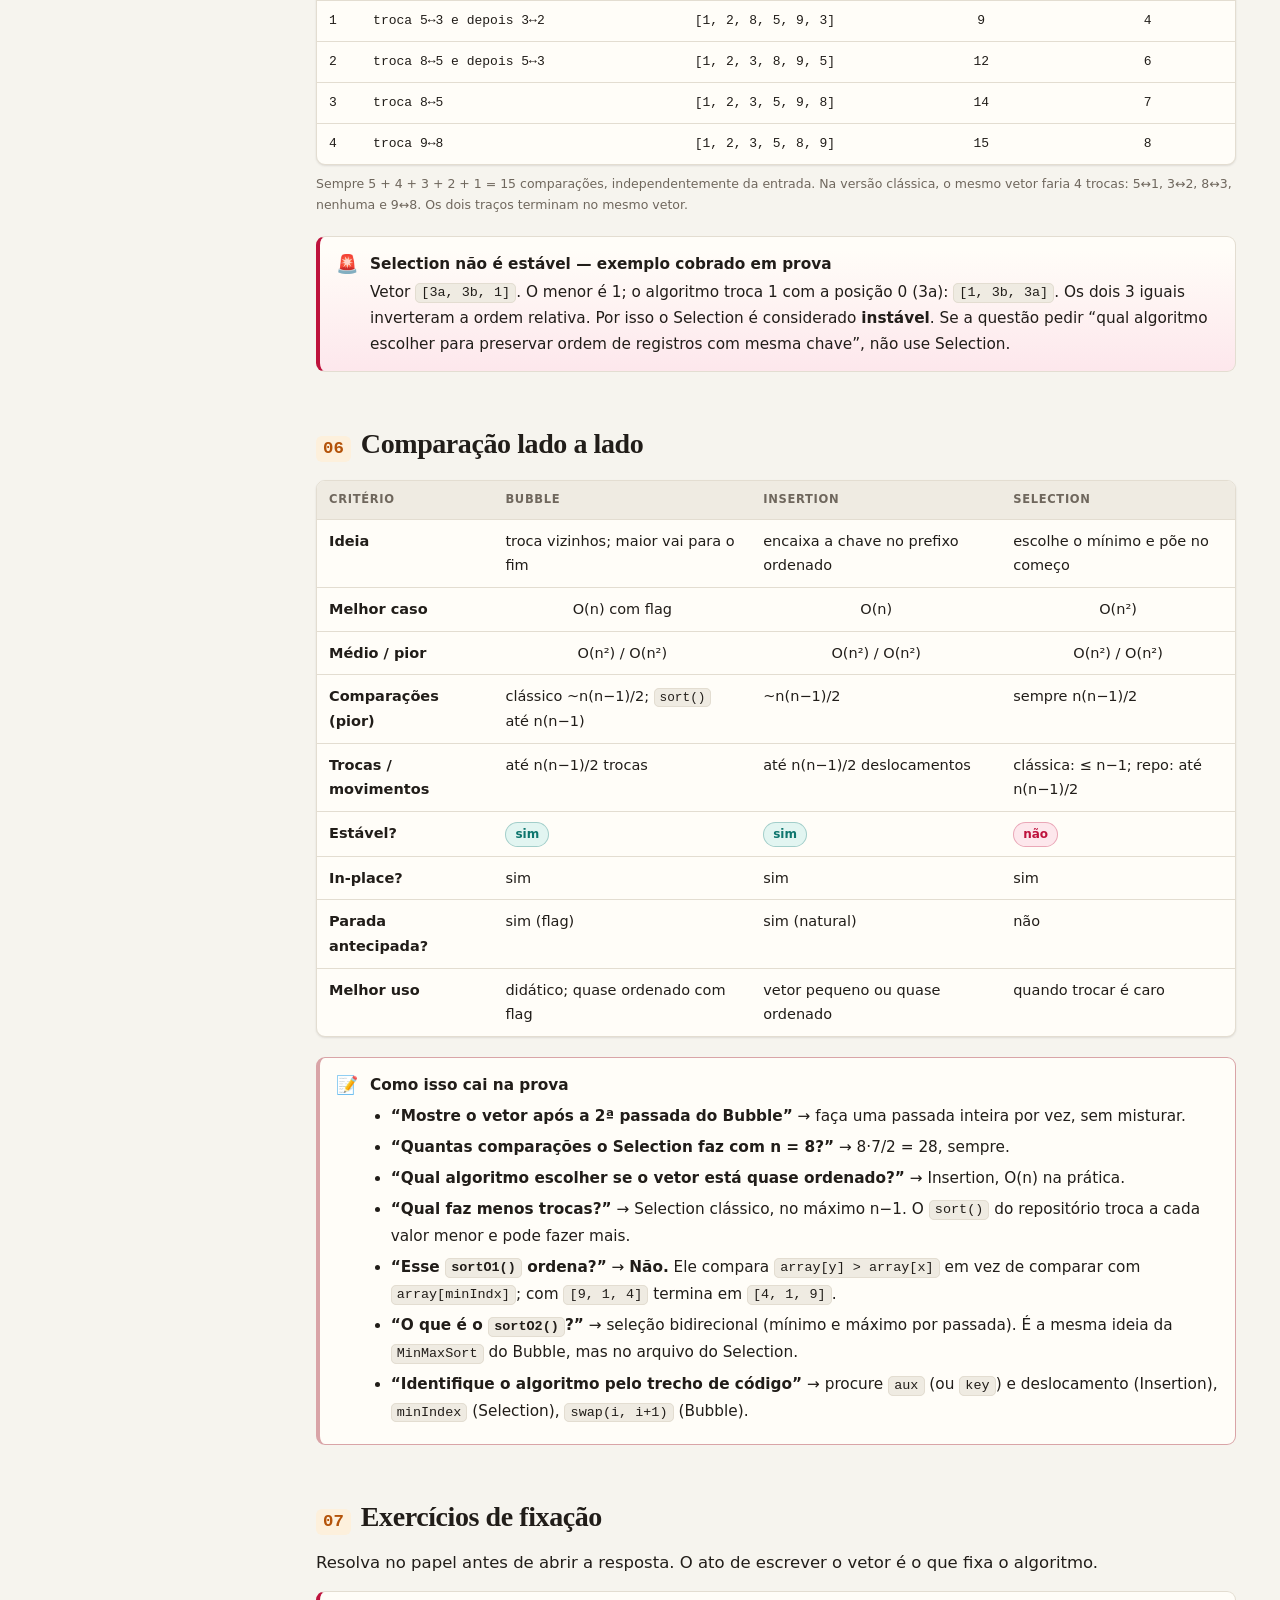
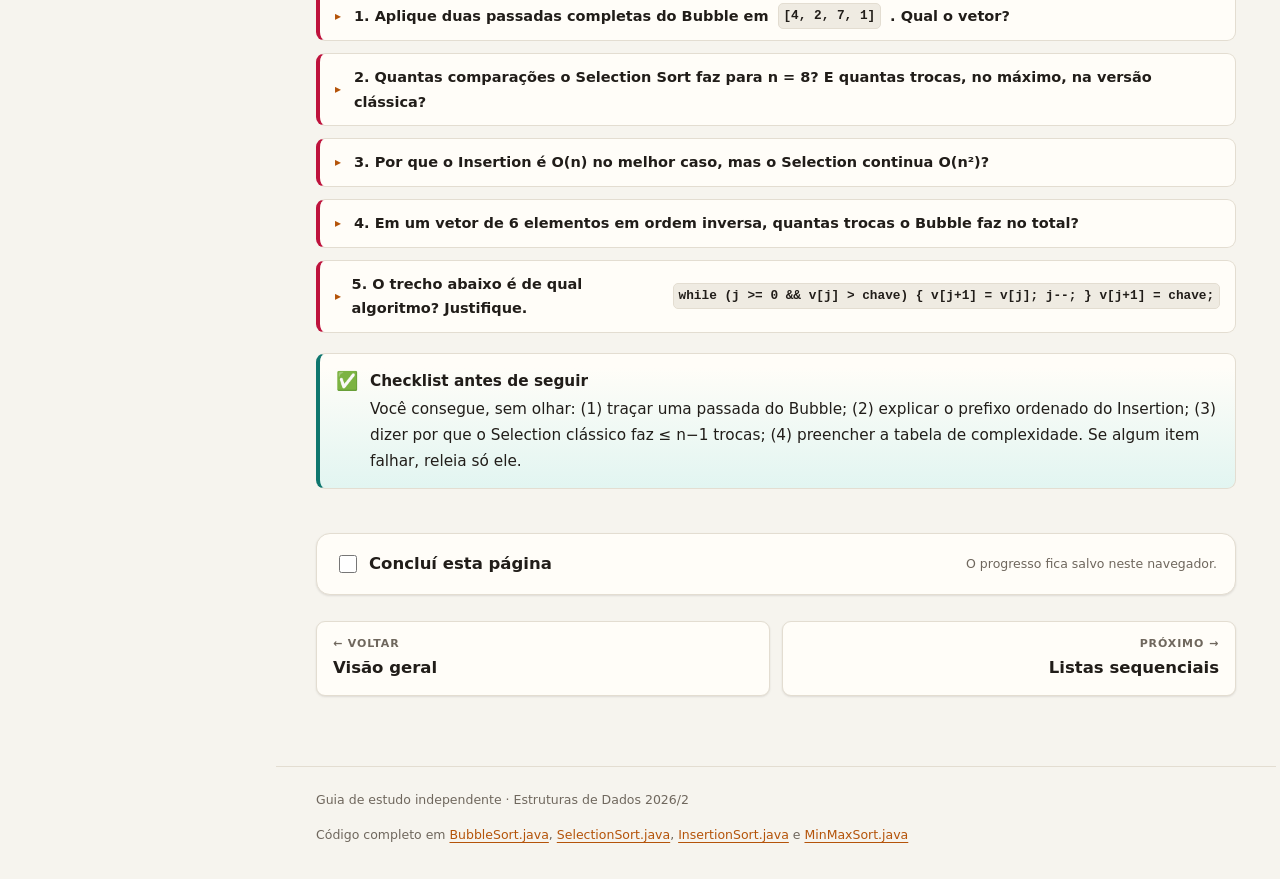
<file: pages/ordenacao.html>
<!DOCTYPE html>
<html lang="pt-BR" data-theme="light">
<head>
  <meta charset="utf-8">
  <meta name="viewport" content="width=device-width, initial-scale=1">
  <title>Ordenação simples — Guia de Prova ED 2026/2</title>
  <meta name="description" content="Bubble Sort, Insertion Sort e Selection Sort: traço passo a passo, código Java, complexidade e estabilidade.">
  <link rel="stylesheet" href="../css/style.css">
  <script>try{var t=localStorage.getItem("ed-theme");if(t)document.documentElement.dataset.theme=t;}catch(e){}</script>
</head>
<body data-page="ordenacao" data-root="../" data-topic="ordenacao">
  <a class="skip" href="#conteudo">Ir para o conteúdo</a>

  <header class="topbar">
    <button class="menu-btn" id="menuBtn" aria-label="Abrir menu" aria-expanded="false">☰</button>
    <a class="brand" href="../index.html">
      <span class="brand-mark">ED</span>
      <span>Guia de Prova<small>2026/2 · 2ª prova</small></span>
    </a>
    <div class="topbar-actions">
      <span class="countdown-mini" data-countdown-mini></span>
      <button class="icon-btn" id="themeBtn" aria-label="Alternar tema">🌙</button>
    </div>
  </header>

  <div class="layout">
    <aside class="sidebar" id="sidebar">
      <nav id="nav" class="nav" aria-label="Navegação principal"></nav>
      <div class="sidebar-foot">
        <strong>Prova: 16/11/2026, 15h10</strong>
        Sala 11 · 2ª Prova<br>
        Baseado nos códigos do prof. Tadeu Maffeis.
      </div>
    </aside>

    <main class="main" id="conteudo">
      <div class="content">
        <div class="crumbs"><a href="../index.html">Início</a><span>/</span>Ordenação simples</div>
        <span class="eyebrow">Bloco 1 · presença quase certa</span>
        <h1>Algoritmos de ordenação simples</h1>
        <p class="lead">
          Bubble, Insertion e Selection resolvem o mesmo problema de formas diferentes. Na prova, o que
          importa é saber <strong>traçar o vetor</strong>, contar comparações e trocas, justificar a
          complexidade e reconhecer o algoritmo pelo código. É exatamente isso que esta página treina.
        </p>
        <div class="meta-row">
          <span class="pill amber">~35 min de estudo</span>
          <span class="pill">O(n²) no pior caso</span>
          <span class="pill">in-place</span>
          <span class="pill">código Java testado</span>
        </div>

        <div class="toc" data-toc></div>

        <div class="callout info">
          <span class="ico">🧠</span>
          <div>
            <strong>Modelo mental para levar para a prova</strong>
            <p><strong>Bubble:</strong> o maior “borbulha” para o fim, uma posição por passada.<br>
            <strong>Insertion:</strong> você tem um prefixo ordenado e encaixa a próxima carta na mão.<br>
            <strong>Selection:</strong> procura o menor do resto e o coloca na posição atual.</p>
            <p class="mb0">Os três são <strong>in-place</strong> (usam O(1) de memória extra) e <strong>O(n²)</strong> no pior caso. As diferenças estão no melhor caso, no número de trocas e na estabilidade.</p>
          </div>
        </div>

        <h2 id="complexidade"><span class="num">01</span> Complexidade em 5 minutos</h2>
        <p>
          Big-O descreve como o custo <em>cresce</em> quando o tamanho da entrada <code>n</code> aumenta.
          Para ordenação, contamos principalmente <strong>comparações</strong> e <strong>trocas</strong>
          (ou movimentações).
        </p>
        <div class="table-wrap">
          <table>
            <thead><tr><th>Notação</th><th>Significado</th><th>Exemplo típico</th></tr></thead>
            <tbody>
              <tr><td><code class="formula">O(1)</code></td><td>custo constante, não depende de n</td><td>acessar <code>v[i]</code>, push em pilha encadeada</td></tr>
              <tr><td><code class="formula">O(log n)</code></td><td>a cada passo o problema cai pela metade</td><td>busca binária</td></tr>
              <tr><td><code class="formula">O(n)</code></td><td>visita cada elemento uma vez</td><td>percorrer lista, busca linear, melhor caso do Bubble/Insertion</td></tr>
              <tr><td><code class="formula">O(n²)</code></td><td>para cada elemento, olha (quase) todos os outros</td><td>Bubble, Insertion e Selection no pior caso</td></tr>
            </tbody>
          </table>
        </div>
        <p class="small muted">
          Regra prática para a prova: dois laços aninhados percorrendo n → O(n²). Um laço → O(n). Sem laço,
          acesso direto → O(1). O melhor caso do Bubble/Insertion é O(n) porque o vetor já está ordenado.
        </p>

        <h2 id="visualizador"><span class="num">02</span> Visualizador passo a passo</h2>
        <p>
          Escolha o algoritmo, gere um vetor e avance <strong>uma comparação por vez</strong>. As barras
          verdes são posições já finalizadas; amarelo indica comparação; vermelho, troca. Repare que o
          Insertion cresce um prefixo ordenado, enquanto o Bubble fixa o fim e o Selection fixa o começo.
        </p>

        <div class="demo" id="sortDemo">
          <div class="demo-top">
            <div class="demo-title">Ordenação animada<small>passo a passo, com contadores reais</small></div>
            <label class="field" for="sortAlgo">Algoritmo
              <select id="sortAlgo">
                <option value="bubble">Bubble Sort</option>
                <option value="insertion">Insertion Sort</option>
                <option value="selection">Selection Sort</option>
              </select>
            </label>
            <label class="field" for="sortSize">Tamanho
              <input type="range" id="sortSize" min="5" max="18" value="10">
            </label>
            <label class="field" for="sortSpeed">Velocidade
              <input type="range" id="sortSpeed" min="1" max="10" value="5">
            </label>
          </div>

          <div class="bars" id="sortBars" role="img" aria-label="Vetor sendo ordenado"></div>
          <div class="demo-status" id="sortStats"></div>
          <div class="demo-note" id="sortNote"></div>

          <div class="controls">
            <button class="btn" id="sortPlay">▶ Tocar</button>
            <button class="btn ghost" id="sortStep">Próximo passo</button>
            <button class="btn ghost" id="sortBack">← Voltar</button>
            <button class="btn ghost" id="sortReset">Reiniciar</button>
            <button class="btn soft" id="sortRandom">🎲 Novo vetor</button>
          </div>

          <div class="legend">
            <span><i style="background:var(--accent)"></i> normal</span>
            <span><i style="background:var(--amber)"></i> comparando</span>
            <span><i style="background:var(--rose)"></i> trocando</span>
            <span><i style="background:var(--green)"></i> finalizado</span>
            <span>movimentações: <b id="sortLegendNote">trocas</b></span>
          </div>
        </div>
        <p class="small muted">O visualizador usa Bubble com escopo reduzido — exatamente o <code>sortO()</code> do
        repositório — e Selection clássico com <code>minIndex</code> (a versão corrigida do guia). O
        <code>sort()</code> do repositório, que troca a cada valor menor, aparece na seção 05 com seu próprio traço.</p>

        <h2 id="bubble"><span class="num">03</span> Bubble Sort</h2>
        <p>
          Compare pares vizinhos e troque se estiverem fora de ordem. Ao final de uma passada, o
          <strong>maior elemento do trecho</strong> chegou à última posição. Se uma passada inteira não
          tiver trocas, o vetor já está ordenado e podemos parar.
        </p>
        <p>
          O arquivo <code>BubbleSort.java</code> do repositório tem <strong>três</strong> versões. Os nomes
          importam: a prova pode pedir “o que faz o <code>sortO2()</code>?”. Os três métodos abaixo estão
          copiados <strong>sem nenhuma alteração</strong> de <code>ed20261/Exemplos/Ordenação/BubbleSort</code>.
        </p>
        <div class="table-wrap">
          <table>
            <thead><tr><th>Método</th><th>O que faz</th><th class="c">Comparações</th><th class="c">Trocas</th></tr></thead>
            <tbody>
              <tr><td><code>sort()</code></td><td>escopo <strong>fixo</strong>: <code>currentSize</code> nunca diminui; repete a passada inteira</td><td class="c">25</td><td class="c">8</td></tr>
              <tr><td><code>sortO()</code></td><td>escopo <strong>reduzido</strong>: <code>currentSize--</code> a cada passada (o laço começa em 0)</td><td class="c">15</td><td class="c">8</td></tr>
              <tr><td><code>sortO2()</code></td><td>mistura bolha com seleção do mínimo (<code>minLimit</code>); é a mesma ideia da classe <code>MinMaxSort</code></td><td class="c">9</td><td class="c">10</td></tr>
            </tbody>
          </table>
        </div>
        <p class="table-note">Números medidos no vetor <code>[5, 3, 8, 1, 9, 2]</code> com
        <code>codigo/BubbleSortMetrics.java</code> (cópia instrumentada; a lógica é idêntica). O nome
        <code>sortOptimized()</code> que o guia usava antes <strong>não existe no repositório</strong> — aquela
        versão é o <code>sortO()</code>. Não troque os nomes na prova.</p>
        <pre class="ascii">Passada 1:  <b>[5</b>  3  <b>8</b>  1  9  2]      compara 5 e 3 → troca
            [3  <b>5</b>  <b>8</b>  1  9  2]      compara 5 e 8 → ok
            [3  5  <b>8</b>  <b>1</b>  9  2]      compara 8 e 1 → troca
            [3  5  1  <b>8</b>  <b>9</b>  2]      compara 8 e 9 → ok
            [3  5  1  8  <b>9</b>  <b>2</b>]      compara 9 e 2 → troca
            [3  5  1  8  2 | 9]      o 9 está no lugar definitivo</pre>

        <div class="codeblock">
          <div class="codebar"><span class="dots"><i></i><i></i><i></i></span><span class="filename">BubbleSort.java — sort() (escopo fixo) · cópia fiel do repo</span><button class="copy" data-copy>Copiar</button></div>
          <pre><code>public void sort() {
    boolean changed = true;
    // Otimização: reduz o escopo a cada passada, pois o maior elemento "flutua"
    // para o fim
    int currentSize = this.size;

    while (changed) {
        changed = false;
        for (int i = 0; i &lt; currentSize - 1; i++) {
            if (this.array[i] &gt; this.array[i + 1]) {
                this.swap(i, i + 1);
                changed = true;
            }
        }
    }
}</code></pre>
        </div>
        <p class="table-note">Repare: o comentário fala em “reduzir o escopo”, mas nesta versão
        <code>currentSize</code> <strong>não muda</strong>. Quem reduz é o <code>sortO()</code>.</p>

        <div class="codeblock">
          <div class="codebar"><span class="dots"><i></i><i></i><i></i></span><span class="filename">BubbleSort.java — sortO() (escopo reduzido) · cópia fiel do repo</span><button class="copy" data-copy>Copiar</button></div>
          <pre><code>public void sortO() {
    boolean changed = true;
    // Otimização: reduz o escopo a cada passada, pois o maior elemento "flutua"
    // para o fim
    int currentSize = this.size;
    int i = 0;
    int totalTimes = 0;
    while (changed) {
        changed = false;
        for (i = 0; i &lt; (currentSize - 1); i++) {
            if (this.array[i] &gt; this.array[i + 1]) {
                this.swap(i, i + 1);
                changed = true;
            }
        }
        currentSize = currentSize - 1; // limit-- -&gt; limit = limit - 1
        totalTimes += i;
    }
    System.out.println("\n\nArray valido: " + this.validate());
    System.out.println("\n\n\nTotal = " + totalTimes);
}</code></pre>
        </div>

        <div class="codeblock">
          <div class="codebar"><span class="dots"><i></i><i></i><i></i></span><span class="filename">BubbleSort.java — sortO2() (bolha + mínimo) · cópia fiel do repo</span><button class="copy" data-copy>Copiar</button></div>
          <pre><code>public void sortO2() {
    boolean changed = true;
    // Otimização: reduz o escopo a cada passada, pois o maior elemento "flutua"
    // para o fim
    int currentSize = this.size;
    int i = 0;
    int minLimit = 0;
    int totalTimes = 0;
    int minValueIndex = 0;
    int times = 0;
    while (changed) {
        changed = false;
        minValueIndex = minLimit;
        i = minLimit;
        for (times = 0; i &lt; (currentSize - 1); i++,times++) {
            if (this.array[i] &gt; this.array[i + 1]) {
                this.swap(i, i + 1);
                changed = true;
            }
            if (this.array[i] &lt; this.array[minValueIndex]) {
                minValueIndex = i;
            }
        }
        swap(minValueIndex, minLimit);
        currentSize = currentSize - 1; // limit-- -&gt; limit = limit - 1
        totalTimes += times;
        minLimit = minLimit + 1;
    }

    System.out.println("\n\n\nTotal = " + totalTimes);
}</code></pre>
        </div>
        <p class="table-note">O <code>sortO2()</code> faz a troca final <code>swap(minValueIndex, minLimit)</code>
        mesmo quando o trecho já acabou. Com vetor vazio isso estoura
        (<code>ArrayIndexOutOfBoundsException</code> em <code>swap(0, 0)</code>), e a <code>MinMaxSort</code>
        tem exatamente o mesmo comportamento. Não é bug de digitação: é o código do repositório.</p>

        <h3>Traço de <code>sortO()</code> em <code>[5, 3, 8, 1, 9, 2]</code></h3>
        <div class="table-wrap">
          <table class="trace">
            <thead><tr><th>Passada</th><th>Vetor ao final</th><th class="c">Comparações (acum.)</th><th class="c">Trocas (acum.)</th></tr></thead>
            <tbody>
              <tr><td>início</td><td>5 3 8 1 9 2</td><td class="c">0</td><td class="c">0</td></tr>
              <tr><td>1</td><td>3 5 1 8 2 <span class="ok">9</span></td><td class="c">5</td><td class="c">3</td></tr>
              <tr><td>2</td><td>3 1 5 2 <span class="ok">8 9</span></td><td class="c">9</td><td class="c">5</td></tr>
              <tr><td>3</td><td>1 3 2 <span class="ok">5 8 9</span></td><td class="c">12</td><td class="c">7</td></tr>
              <tr><td>4</td><td>1 2 <span class="ok">3 5 8 9</span></td><td class="c">14</td><td class="c">8</td></tr>
              <tr><td>5</td><td><span class="ok">1 2 3 5 8 9</span> — sem trocas, para</td><td class="c">15</td><td class="c">8</td></tr>
            </tbody>
          </table>
        </div>
        <p class="table-note">A 5ª passada ainda faz 1 comparação (par 1 e 2), mas nenhuma troca; a flag encerra o algoritmo. Total: 15 comparações e 8 trocas. Com o <code>sort()</code> (escopo fixo), <code>currentSize</code> não diminui: nesse mesmo vetor seriam 5 comparações por passada × 5 passadas = <strong>25 comparações</strong>. O <code>sortO2()</code> (igual à <code>MinMaxSort</code>) faz <strong>9 comparações e 10 trocas</strong>. Os três terminam ordenados — o que muda é o custo e o número de trocas.</p>

        <div class="grid grid-2">
          <div class="card">
            <h4 class="mt0">Complexidade</h4>
            <ul class="mb0">
              <li><strong>Melhor:</strong> O(n) — já ordenado, uma passada e para.</li>
              <li><strong>Médio/pior:</strong> O(n²) — ordem inversa é o pior.</li>
              <li><strong>Memória extra:</strong> O(1).</li>
              <li><strong>Trocas no pior caso:</strong> n(n−1)/2.</li>
            </ul>
          </div>
          <div class="card">
            <h4 class="mt0">Propriedades</h4>
            <ul class="mb0">
              <li><strong>Estável:</strong> sim — só troca quando <code>&gt;</code> (estrito).</li>
              <li><strong>In-place:</strong> sim.</li>
              <li><strong>Parada antecipada:</strong> sim, com a flag.</li>
              <li><strong>Quando aparece:</strong> didático e vetores quase ordenados.</li>
            </ul>
          </div>
        </div>

        <h2 id="insertion"><span class="num">04</span> Insertion Sort</h2>
        <p>
          Funciona como organizar cartas na mão: o prefixo <code>0..i−1</code> já está ordenado; você pega a
          “carta” da posição <code>i</code> (chamada <code>aux</code> no repositório), abre espaço deslocando os maiores
          para a direita e a encaixa no lugar certo. O prefixo cresce até cobrir o vetor inteiro.
        </p>
        <pre class="ascii">i=1, key=3:   [5 | 3  8  1  9  2]   5 &gt; 3 → desloca 5, encaixa 3
              [3  5 | 8  1  9  2]
i=2, key=8:   [3  5  8 | 1  9  2]   5 ≤ 8 → já está no lugar
i=3, key=1:   [3  5  8  1 | 9  2]   8,5,3 &gt; 1 → deslocam; 1 vai para o início
              [1  3  5  8 | 9  2]
i=5, key=2:   [1  3  5  8  9 | 2]   9,8,5,3 &gt; 2 → deslocam; 2 entra após o 1
              [1  2  3  5  8  9]</pre>

        <div class="codeblock">
          <div class="codebar"><span class="dots"><i></i><i></i><i></i></span><span class="filename">InsertionSort.java — sort() · cópia fiel do repo</span><button class="copy" data-copy>Copiar</button></div>
          <pre><code>public void sort() {
    System.out.println(this.toString());
    for (int i = 1; i &lt; this.size; i++) {

        int aux = this.array[i];
        int j = i;

        while ((j &gt; 0) &amp;&amp; (this.array[j - 1] &gt; aux)) {
            this.array[j] = this.array[j - 1];
            j -= 1;
            System.out.println(toString());
        }
        this.array[j] = aux;

    }
}</code></pre>
        </div>
        <p class="table-note">O <code>System.out.println</code> dentro do laço faz parte do código do professor:
        ele imprime o vetor a cada deslocamento. A lógica é a mesma da versão didática; a diferença é que aqui
        a comparação é estritamente <code>&gt;</code>, o que preserva a estabilidade.</p>
        <div class="callout warn">
          <span class="ico">⚠️</span>
          <div>
            <strong>Cuidado com o sinal</strong>
            <p class="mb0">Use <code>array[j] &gt; key</code> (estrito) para manter a estabilidade: elementos iguais não são deslocados, então a ordem relativa entre eles é preservada. Se usar <code>&gt;=</code>, o algoritmo deixa de ser estável.</p>
          </div>
        </div>

        <h3>Traço completo em <code>[5, 3, 8, 1, 9, 2]</code></h3>
        <div class="table-wrap">
          <table class="trace">
            <thead><tr><th>i</th><th>key</th><th>O que acontece</th><th>Vetor após encaixar</th><th class="c">Comp. acum.</th><th class="c">Desloc. acum.</th></tr></thead>
            <tbody>
              <tr><td>1</td><td>3</td><td>5 &gt; 3 → desloca</td><td>[3, 5, 8, 1, 9, 2]</td><td class="c">1</td><td class="c">1</td></tr>
              <tr><td>2</td><td>8</td><td>5 ≤ 8 → para</td><td>[3, 5, 8, 1, 9, 2]</td><td class="c">2</td><td class="c">1</td></tr>
              <tr><td>3</td><td>1</td><td>8, 5, 3 &gt; 1 → desloca 3</td><td>[1, 3, 5, 8, 9, 2]</td><td class="c">5</td><td class="c">4</td></tr>
              <tr><td>4</td><td>9</td><td>8 ≤ 9 → para</td><td>[1, 3, 5, 8, 9, 2]</td><td class="c">6</td><td class="c">4</td></tr>
              <tr><td>5</td><td>2</td><td>9, 8, 5, 3 &gt; 2 → desloca 4</td><td>[1, 2, 3, 5, 8, 9]</td><td class="c">11</td><td class="c">8</td></tr>
            </tbody>
          </table>
        </div>
        <p class="table-note">Os números conferem com <code>codigo/InsertionSortMetrics.java</code> (cópia instrumentada;
        o <code>InsertionSort.java</code> do repo não tem contadores e imprime o vetor a cada deslocamento). Note que
        o prefixo ordenado não significa “posição final”: o 8 estava no prefixo e depois andou para a direita.</p>

        <div class="grid grid-2">
          <div class="card">
            <h4 class="mt0">Complexidade</h4>
            <ul class="mb0">
              <li><strong>Melhor:</strong> O(n) — cada chave para após 1 comparação.</li>
              <li><strong>Médio/pior:</strong> O(n²) — muitas inversões.</li>
              <li><strong>Memória extra:</strong> O(1).</li>
              <li><strong>Movimentações:</strong> até n(n−1)/2 deslocamentos.</li>
            </ul>
          </div>
          <div class="card">
            <h4 class="mt0">Propriedades</h4>
            <ul class="mb0">
              <li><strong>Estável:</strong> sim, com comparação estrita.</li>
              <li><strong>In-place:</strong> sim.</li>
              <li><strong>Parada antecipada:</strong> natural, pois o laço interno para cedo.</li>
              <li><strong>Quando aparece:</strong> melhor escolha simples para vetores pequenos ou quase ordenados.</li>
            </ul>
          </div>
        </div>

        <h2 id="selection"><span class="num">05</span> Selection Sort</h2>
        <p>
          A ideia clássica: a cada posição <code>i</code>, procure o <strong>menor elemento</strong> do
          trecho <code>i..n−1</code> e troque-o com <code>i</code>. A parte esquerda vai ficando
          definitivamente ordenada. Diferente do Bubble, ele <strong>não</strong> tem parada antecipada:
          sempre faz todas as comparações, mesmo que o vetor já esteja ordenado.
        </p>
        <p>
          O repositório tem <strong>três</strong> métodos nesse arquivo, e dois deles enganam:
          <code>sort()</code> é a versão que <strong>troca na hora</strong>, a cada valor menor que
          <code>array[y]</code> (correta, mas com mais trocas); <code>sortO1()</code> <em>parece</em> a versão
          clássica com <code>minIndx</code>, mas <strong>não ordena</strong> por causa de um bug de comparação;
          <code>sortO2()</code> é a seleção <strong>bidirecional</strong> (mínimo e máximo por passada) e ordena.
          <code>sort()</code> e <code>sortO1()</code> fazem as mesmas <code>n(n−1)/2</code> comparações;
          <code>sortO2()</code> faz cerca de metade (em n = 6, 9 em vez de 15).
        </p>
        <pre class="ascii">Versão clássica (minIndex):
i=0: procura o menor de [5 3 8 1 9 2] → 1 (índice 3)
     troca 5 ↔ 1:  [1 | 3 8 5 9 2]
i=1: menor de [3 8 5 9 2] → 2 (índice 5)
     troca 3 ↔ 2:  [1 2 | 8 5 9 3]
i=2: menor de [8 5 9 3] → 3 (índice 5)
     troca 8 ↔ 3:  [1 2 3 | 5 9 8]
i=3: menor de [5 9 8] → 5 (já está)  [1 2 3 5 | 9 8]
i=4: menor de [9 8] → 8; troca 9 ↔ 8  [1 2 3 5 8 9]</pre>

        <div class="codeblock">
          <div class="codebar"><span class="dots"><i></i><i></i><i></i></span><span class="filename">SelectionSort.java — sort() do repositório</span><button class="copy" data-copy>Copiar</button></div>
          <pre><code>public void sort() {
    for (int y = 0; y &lt; size - 1; y++) {
        for (int x = y + 1; x &lt; size; x++) {
            if (array[y] &gt; array[x]) {
                swap(x, y);          // troca a cada valor menor encontrado
            }
        }
    }
}</code></pre>
        </div>
        <p class="table-note">No vetor <code>[5, 3, 8, 1, 9, 2]</code>, essa versão faz <strong>8 trocas</strong>
        (duas por passada nas três primeiras, uma nas duas últimas). A clássica faz apenas <strong>4</strong>.</p>

        <div class="codeblock">
          <div class="codebar"><span class="dots"><i></i><i></i><i></i></span><span class="filename">SelectionSort.java — sortO1() (tem bug) · cópia fiel do repo</span><button class="copy" data-copy>Copiar</button></div>
          <pre><code>public void sortO1() {
    int minIndx = 0;
    for (int y = 0; y &lt; size - 1; y++) {
        minIndx = y;
        for (int x = y + 1; x &lt; size; x++) {
            if (this.array[y] &gt; this.array[x]) {
                minIndx = x;
            }
        }
        swap(y, minIndx);
    }
}</code></pre>
        </div>

        <div class="callout danger">
          <span class="ico">🚨</span>
          <div>
            <strong>O <code>sortO1()</code> do repositório não ordena</strong>
            <p>
              A comparação deveria ser <code>array[x] &lt; array[minIndx]</code>, mas o código compara
              <code>array[y] &gt; array[x]</code>. Como <code>array[y]</code> não muda dentro do laço,
              <code>minIndx</code> acaba sendo apenas o <strong>último</strong> elemento menor que
              <code>array[y]</code>, e não o menor do trecho.
            </p>
            <p class="mb0">Trace <code>[9, 1, 4]</code>: y=0 compara 9&gt;1 (minIndx=1) e 9&gt;4 (minIndx=2);
            troca 9↔4 e obtém <code>[4, 1, 9]</code>. y=1 compara 1&gt;9 (falso) e para.
            Resultado final: <strong><code>[4, 1, 9]</code></strong>, fora de ordem. Testado no código do repo:
            falha em 233 de 407 vetores aleatórios.</p>
          </div>
        </div>

        <div class="codeblock">
          <div class="codebar"><span class="dots"><i></i><i></i><i></i></span><span class="filename">SelectionSort.java — sortO2() (bidirecional) · cópia fiel do repo</span><button class="copy" data-copy>Copiar</button></div>
          <pre><code>public void sortO2() {
    int lowLimit = 0;
    int highLimit = size - 1;

    while (lowLimit &lt; highLimit) {
        int minIndx = lowLimit;
        int maxIndx = lowLimit;

        for (int x = lowLimit + 1; x &lt;= highLimit; x++) {
            if (this.array[x] &lt; this.array[minIndx]) {
                minIndx = x;
            }
            if (this.array[x] &gt; this.array[maxIndx]) {
                maxIndx = x;
            }
        }
        this.swap(maxIndx, highLimit);
        if (minIndx == highLimit) {
            minIndx = maxIndx;
        }
        this.swap(minIndx, lowLimit);
        lowLimit++;
        highLimit--;
    }
}</code></pre>
        </div>
        <p class="table-note">O <code>if (minIndx == highLimit) minIndx = maxIndx;</code> existe para o caso em que
        o mínimo estava justamente na posição do máximo: depois da primeira troca, ele “mudou de lugar”. É a
        pegadinha dessa variante. Ela ordena corretamente (testado em 400 vetores aleatórios), mas continua
        O(n²) em comparações.</p>

        <div class="codeblock">
          <div class="codebar"><span class="dots"><i></i><i></i><i></i></span><span class="filename">SelectionSort.java — sortClassic() (correção do guia, NÃO está no repo)</span><button class="copy" data-copy>Copiar</button></div>
          <pre><code>public void sortClassic() {
    for (int y = 0; y &lt; size - 1; y++) {
        int minIndex = y;
        for (int x = y + 1; x &lt; size; x++) {
            if (array[x] &lt; array[minIndex]) {   // aqui está a correção do sortO1()
                minIndex = x;
            }
        }
        if (minIndex != y) {
            swap(y, minIndex);       // no máximo n-1 trocas
        }
    }
}</code></pre>
        </div>
        <p class="table-note">Essa é a <strong>única diferença</strong> entre o <code>sortO1()</code> do repo e um
        Selection correto: comparar <code>array[x] &lt; array[minIndex]</code> em vez de <code>array[y] &gt; array[x]</code>.
        Se a prova mostrar o <code>sortO1()</code> e perguntar “esse código ordena?”, a resposta é
        <strong>não</strong>.</p>

        <h3>Traço do <code>sort()</code> do repositório em <code>[5, 3, 8, 1, 9, 2]</code></h3>
        <div class="table-wrap">
          <table class="trace">
            <thead><tr><th>y</th><th>O que acontece na passada</th><th>Vetor ao final</th><th class="c">Comp. acum.</th><th class="c">Trocas acum.</th></tr></thead>
            <tbody>
              <tr><td>0</td><td>troca 5↔3 e depois 3↔1</td><td>[1, 5, 8, 3, 9, 2]</td><td class="c">5</td><td class="c">2</td></tr>
              <tr><td>1</td><td>troca 5↔3 e depois 3↔2</td><td>[1, 2, 8, 5, 9, 3]</td><td class="c">9</td><td class="c">4</td></tr>
              <tr><td>2</td><td>troca 8↔5 e depois 5↔3</td><td>[1, 2, 3, 8, 9, 5]</td><td class="c">12</td><td class="c">6</td></tr>
              <tr><td>3</td><td>troca 8↔5</td><td>[1, 2, 3, 5, 9, 8]</td><td class="c">14</td><td class="c">7</td></tr>
              <tr><td>4</td><td>troca 9↔8</td><td>[1, 2, 3, 5, 8, 9]</td><td class="c">15</td><td class="c">8</td></tr>
            </tbody>
          </table>
        </div>
        <p class="table-note">Sempre 5 + 4 + 3 + 2 + 1 = 15 comparações, independentemente da entrada. Na versão clássica,
        o mesmo vetor faria 4 trocas: 5↔1, 3↔2, 8↔3, nenhuma e 9↔8. Os dois traços terminam no mesmo vetor.</p>

        <div class="callout danger">
          <span class="ico">🚨</span>
          <div>
            <strong>Selection não é estável — exemplo cobrado em prova</strong>
            <p class="mb0">Vetor <code>[3a, 3b, 1]</code>. O menor é 1; o algoritmo troca 1 com a posição 0 (3a): <code>[1, 3b, 3a]</code>. Os dois 3 iguais inverteram a ordem relativa. Por isso o Selection é considerado <strong>instável</strong>. Se a questão pedir “qual algoritmo escolher para preservar ordem de registros com mesma chave”, não use Selection.</p>
          </div>
        </div>

        <h2 id="comparacao"><span class="num">06</span> Comparação lado a lado</h2>
        <div class="table-wrap">
          <table>
            <thead><tr><th>Critério</th><th>Bubble</th><th>Insertion</th><th>Selection</th></tr></thead>
            <tbody>
              <tr><td><strong>Ideia</strong></td><td>troca vizinhos; maior vai para o fim</td><td>encaixa a chave no prefixo ordenado</td><td>escolhe o mínimo e põe no começo</td></tr>
              <tr><td><strong>Melhor caso</strong></td><td class="c">O(n) com flag</td><td class="c">O(n)</td><td class="c">O(n²)</td></tr>
              <tr><td><strong>Médio / pior</strong></td><td class="c">O(n²) / O(n²)</td><td class="c">O(n²) / O(n²)</td><td class="c">O(n²) / O(n²)</td></tr>
              <tr><td><strong>Comparações (pior)</strong></td><td>clássico ~n(n−1)/2; <code>sort()</code> até n(n−1)</td><td>~n(n−1)/2</td><td>sempre n(n−1)/2</td></tr>
              <tr><td><strong>Trocas / movimentos</strong></td><td>até n(n−1)/2 trocas</td><td>até n(n−1)/2 deslocamentos</td><td>clássica: ≤ n−1; repo: até n(n−1)/2</td></tr>
              <tr><td><strong>Estável?</strong></td><td><span class="pill green">sim</span></td><td><span class="pill green">sim</span></td><td><span class="pill rose">não</span></td></tr>
              <tr><td><strong>In-place?</strong></td><td>sim</td><td>sim</td><td>sim</td></tr>
              <tr><td><strong>Parada antecipada?</strong></td><td>sim (flag)</td><td>sim (natural)</td><td>não</td></tr>
              <tr><td><strong>Melhor uso</strong></td><td>didático; quase ordenado com flag</td><td>vetor pequeno ou quase ordenado</td><td>quando trocar é caro</td></tr>
            </tbody>
          </table>
        </div>

        <div class="callout exam">
          <span class="ico">📝</span>
          <div>
            <strong>Como isso cai na prova</strong>
            <ul class="mb0">
              <li><strong>“Mostre o vetor após a 2ª passada do Bubble”</strong> → faça uma passada inteira por vez, sem misturar.</li>
              <li><strong>“Quantas comparações o Selection faz com n = 8?”</strong> → 8·7/2 = 28, sempre.</li>
              <li><strong>“Qual algoritmo escolher se o vetor está quase ordenado?”</strong> → Insertion, O(n) na prática.</li>
              <li><strong>“Qual faz menos trocas?”</strong> → Selection clássico, no máximo n−1. O <code>sort()</code> do repositório troca a cada valor menor e pode fazer mais.</li>
              <li><strong>“Esse <code>sortO1()</code> ordena?”</strong> → <strong>Não.</strong> Ele compara <code>array[y] &gt; array[x]</code> em vez de comparar com <code>array[minIndx]</code>; com <code>[9, 1, 4]</code> termina em <code>[4, 1, 9]</code>.</li>
              <li><strong>“O que é o <code>sortO2()</code>?”</strong> → seleção bidirecional (mínimo e máximo por passada). É a mesma ideia da <code>MinMaxSort</code> do Bubble, mas no arquivo do Selection.</li>
              <li><strong>“Identifique o algoritmo pelo trecho de código”</strong> → procure <code>aux</code> (ou <code>key</code>) e deslocamento (Insertion), <code>minIndex</code> (Selection), <code>swap(i, i+1)</code> (Bubble).</li>
            </ul>
          </div>
        </div>

        <h2 id="exercicios"><span class="num">07</span> Exercícios de fixação</h2>
        <p>Resolva no papel antes de abrir a resposta. O ato de escrever o vetor é o que fixa o algoritmo.</p>

        <details class="examq">
          <summary>1. Aplique duas passadas completas do Bubble em <code>[4, 2, 7, 1]</code>. Qual o vetor?</summary>
          <div class="details-body">
            <p><strong>Passada 1:</strong> 4↔2 → [2,4,7,1]; 4&lt;7 → ok; 7↔1 → [2,4,1,7].<br>
            <strong>Passada 2:</strong> 2&lt;4 → ok; 4↔1 → [2,1,4,7]; 4&lt;7 → ok.</p>
            <p class="mb0"><strong>Resposta:</strong> <code>[2, 1, 4, 7]</code>. O 7 já está fixo; o restante ainda não.</p>
          </div>
        </details>

        <details class="examq">
          <summary>2. Quantas comparações o Selection Sort faz para n = 8? E quantas trocas, no máximo, na versão clássica?</summary>
          <div class="details-body">
            <p class="mb0">Comparações = n(n−1)/2 = 8·7/2 = <strong>28</strong>, sempre. Na versão clássica (minIndex), trocas ≤ n−1 = <strong>7</strong>. O <code>sort()</code> do repositório pode trocar mais, mas continua O(n²) em comparações.</p>
          </div>
        </details>

        <details class="examq">
          <summary>3. Por que o Insertion é O(n) no melhor caso, mas o Selection continua O(n²)?</summary>
          <div class="details-body">
            <p class="mb0">No Insertion, se o vetor já está ordenado, cada <code>aux</code> é comparada uma vez com o vizinho da esquerda e o laço interno para imediatamente: ~n−1 comparações. O Selection não tem essa saída: para cada posição, ele varre todo o restante para garantir que achou o mínimo, totalizando n(n−1)/2 comparações mesmo com o vetor ordenado.</p>
          </div>
        </details>

        <details class="examq">
          <summary>4. Em um vetor de 6 elementos em ordem inversa, quantas trocas o Bubble faz no total?</summary>
          <div class="details-body">
            <p class="mb0">Cada par fora de ordem é invertido exatamente uma vez: n(n−1)/2 = 6·5/2 = <strong>15 trocas</strong>. Em ordem inversa esse é o pior caso, tanto de comparações quanto de trocas.</p>
          </div>
        </details>

        <details class="examq">
          <summary>5. O trecho abaixo é de qual algoritmo? Justifique.<br><code>while (j &gt;= 0 &amp;&amp; v[j] &gt; chave) { v[j+1] = v[j]; j--; } v[j+1] = chave;</code></summary>
          <div class="details-body">
            <p class="mb0"><strong>Insertion Sort.</strong> A presença da variável <code>chave</code> e o deslocamento dos maiores para a direita, deixando um “buraco” para encaixar a chave, são a assinatura do Insertion. No Bubble haveria <code>swap(i, i+1)</code>; no Selection, <code>minIndex</code>.</p>
          </div>
        </details>

        <div class="callout tip">
          <span class="ico">✅</span>
          <div>
            <strong>Checklist antes de seguir</strong>
            <p class="mb0">Você consegue, sem olhar: (1) traçar uma passada do Bubble; (2) explicar o prefixo ordenado do Insertion; (3) dizer por que o Selection clássico faz ≤ n−1 trocas; (4) preencher a tabela de complexidade. Se algum item falhar, releia só ele.</p>
          </div>
        </div>

        <div class="done-box">
          <label><input type="checkbox" data-progress="ordenacao"> Concluí esta página</label>
          <span class="done-hint">O progresso fica salvo neste navegador.</span>
        </div>

        <div class="page-nav">
          <a href="../index.html"><span class="pn-lbl">← Voltar</span><span class="pn-title">Visão geral</span></a>
          <a class="next" href="listas-sequenciais.html"><span class="pn-lbl">Próximo →</span><span class="pn-title">Listas sequenciais</span></a>
        </div>
      </div>

      <footer class="footer">
        <span>Guia de estudo independente · Estruturas de Dados 2026/2</span>
        <span>Código completo em <a href="../codigo/BubbleSort.java">BubbleSort.java</a>, <a href="../codigo/SelectionSort.java">SelectionSort.java</a>, <a href="../codigo/InsertionSort.java">InsertionSort.java</a> e <a href="../codigo/MinMaxSort.java">MinMaxSort.java</a></span>
      </footer>
    </main>
  </div>

  <button class="to-top" id="toTop" aria-label="Voltar ao topo">↑</button>

  <script src="../js/app.js"></script>
  <script src="../js/sort-demo.js"></script>
</body>
</html>
</file>
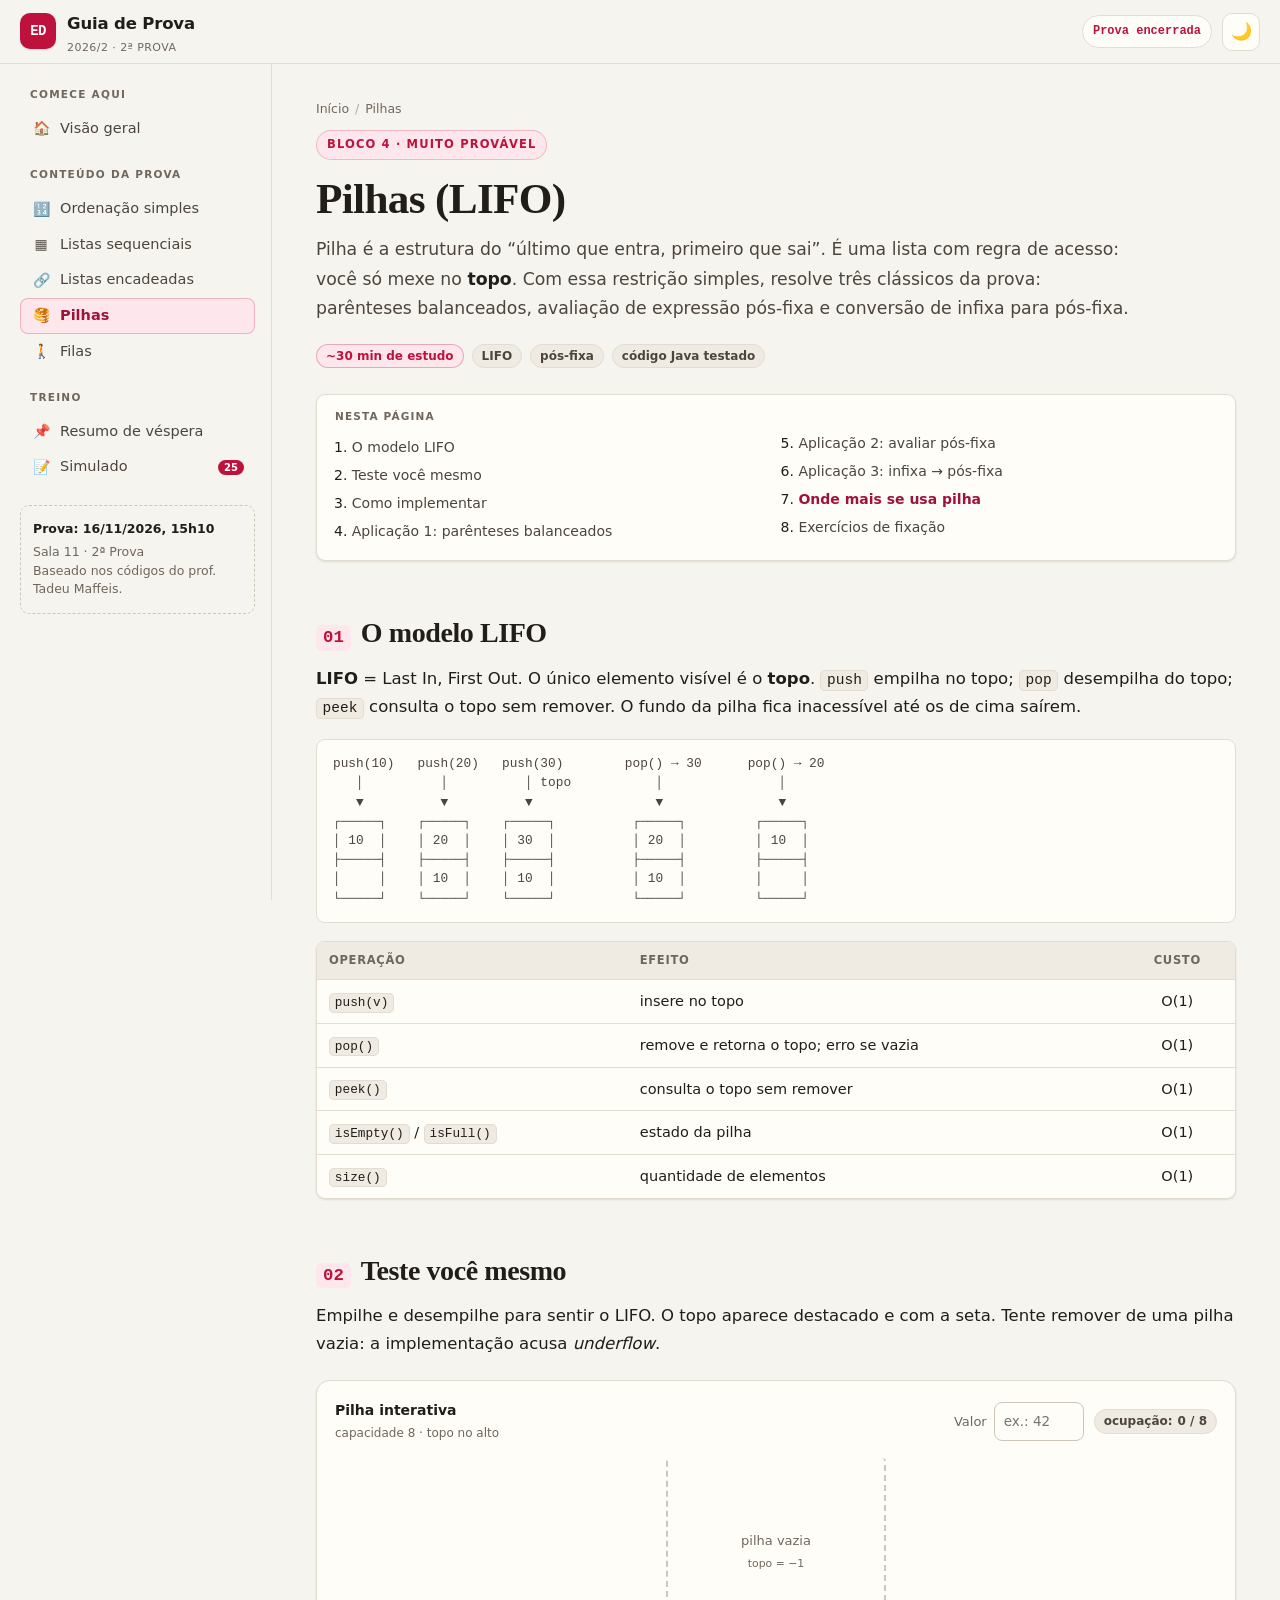
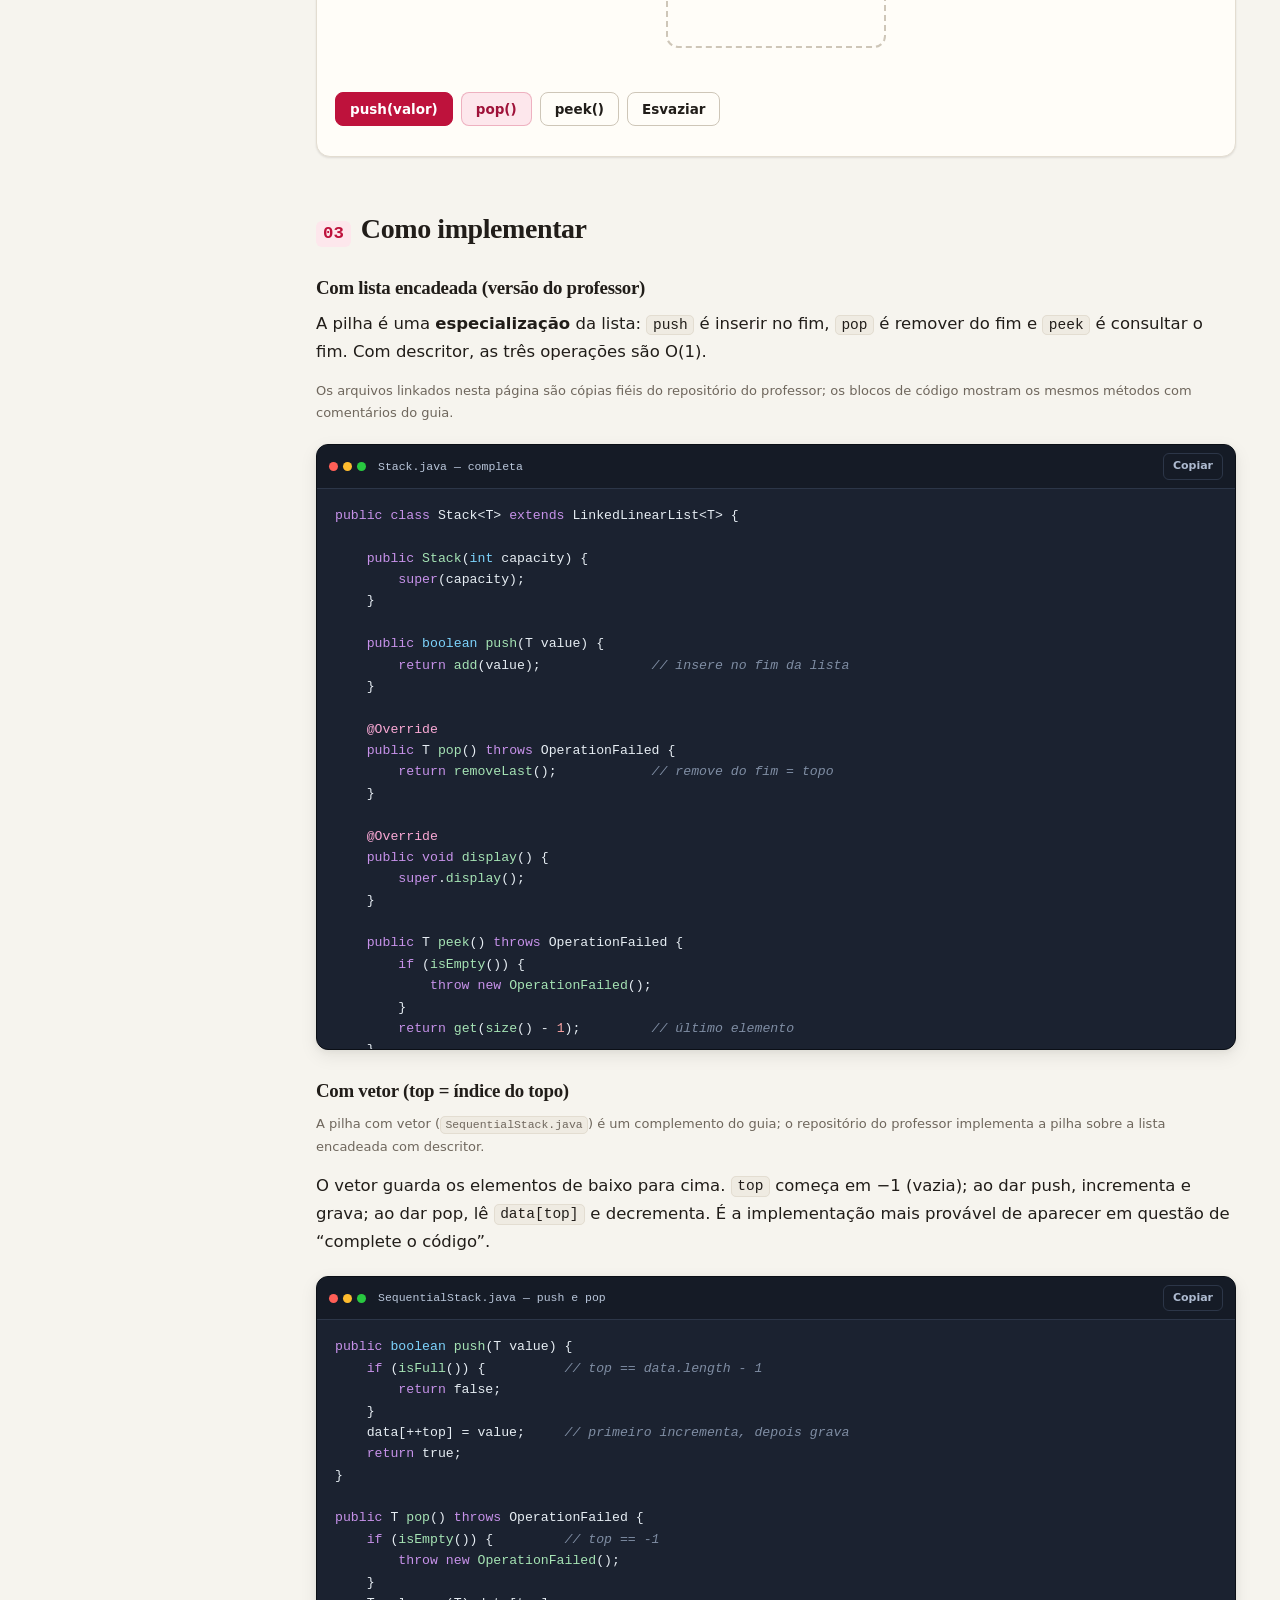
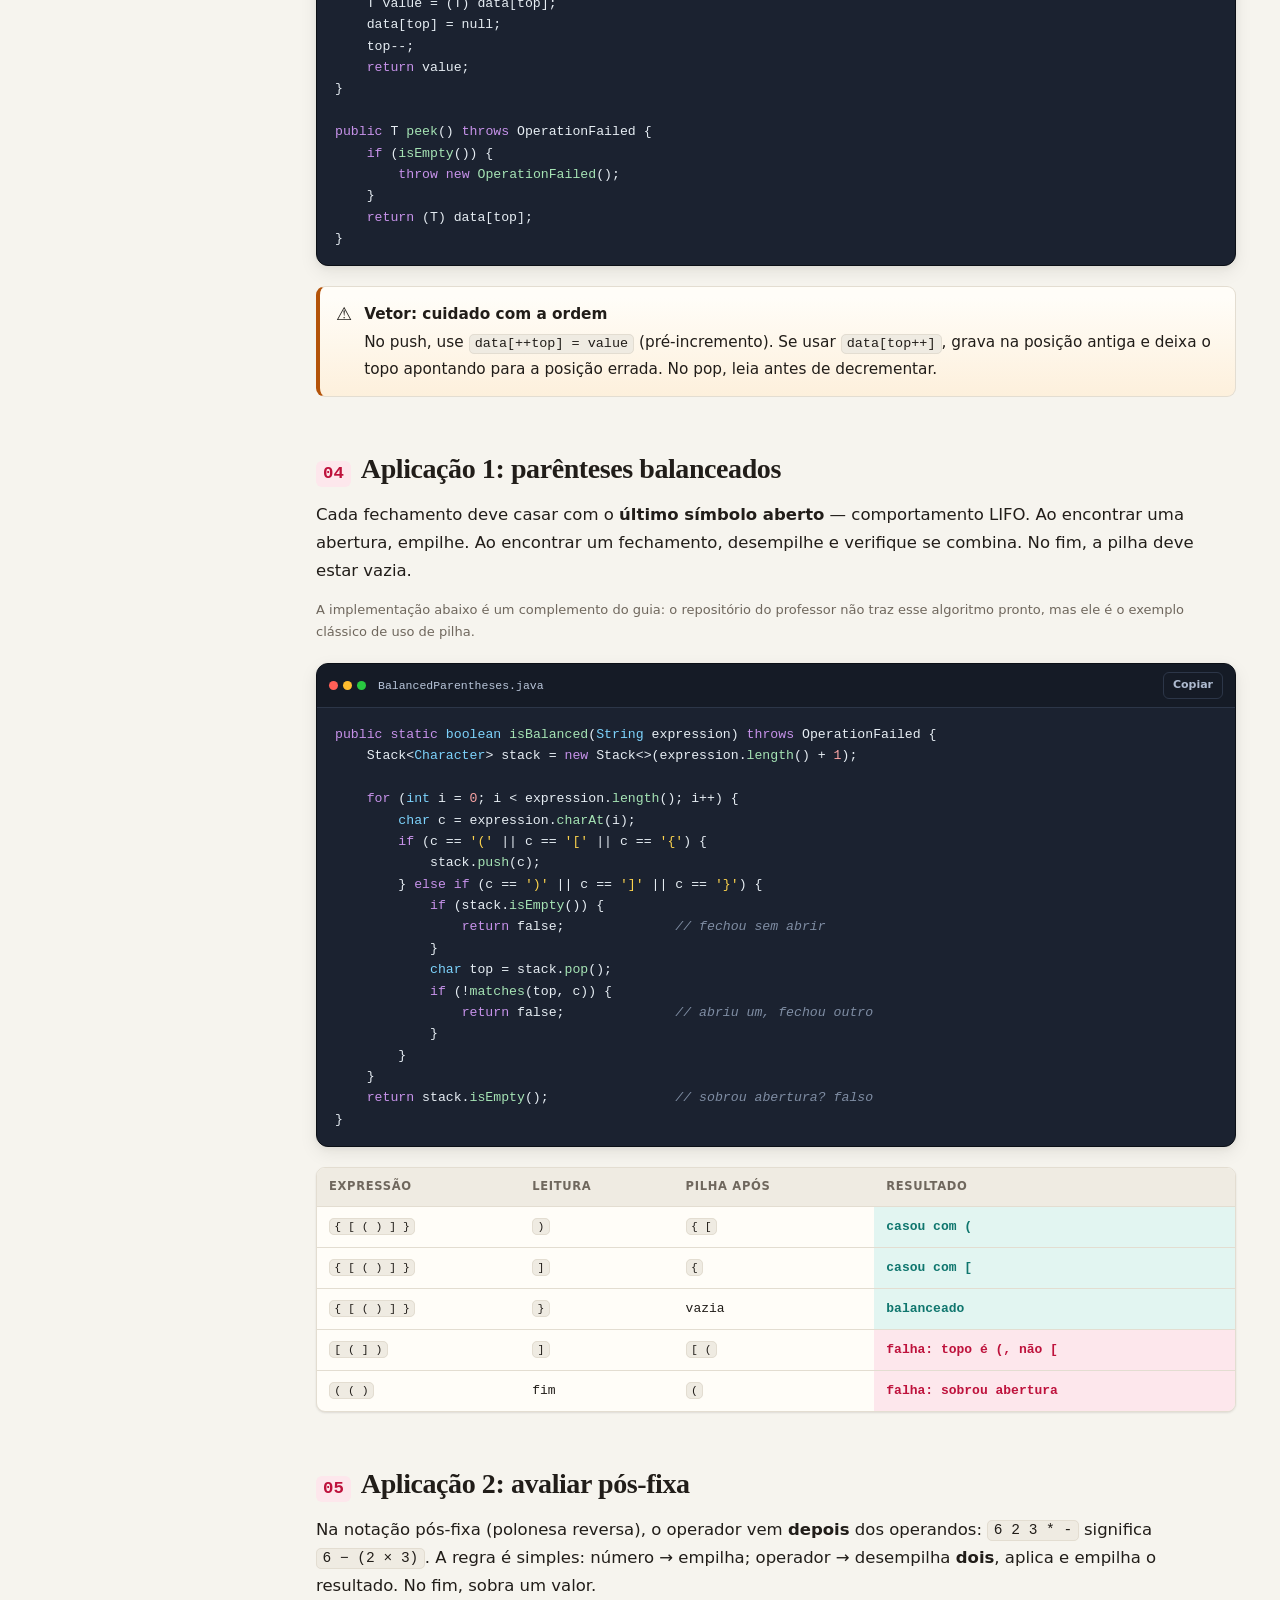
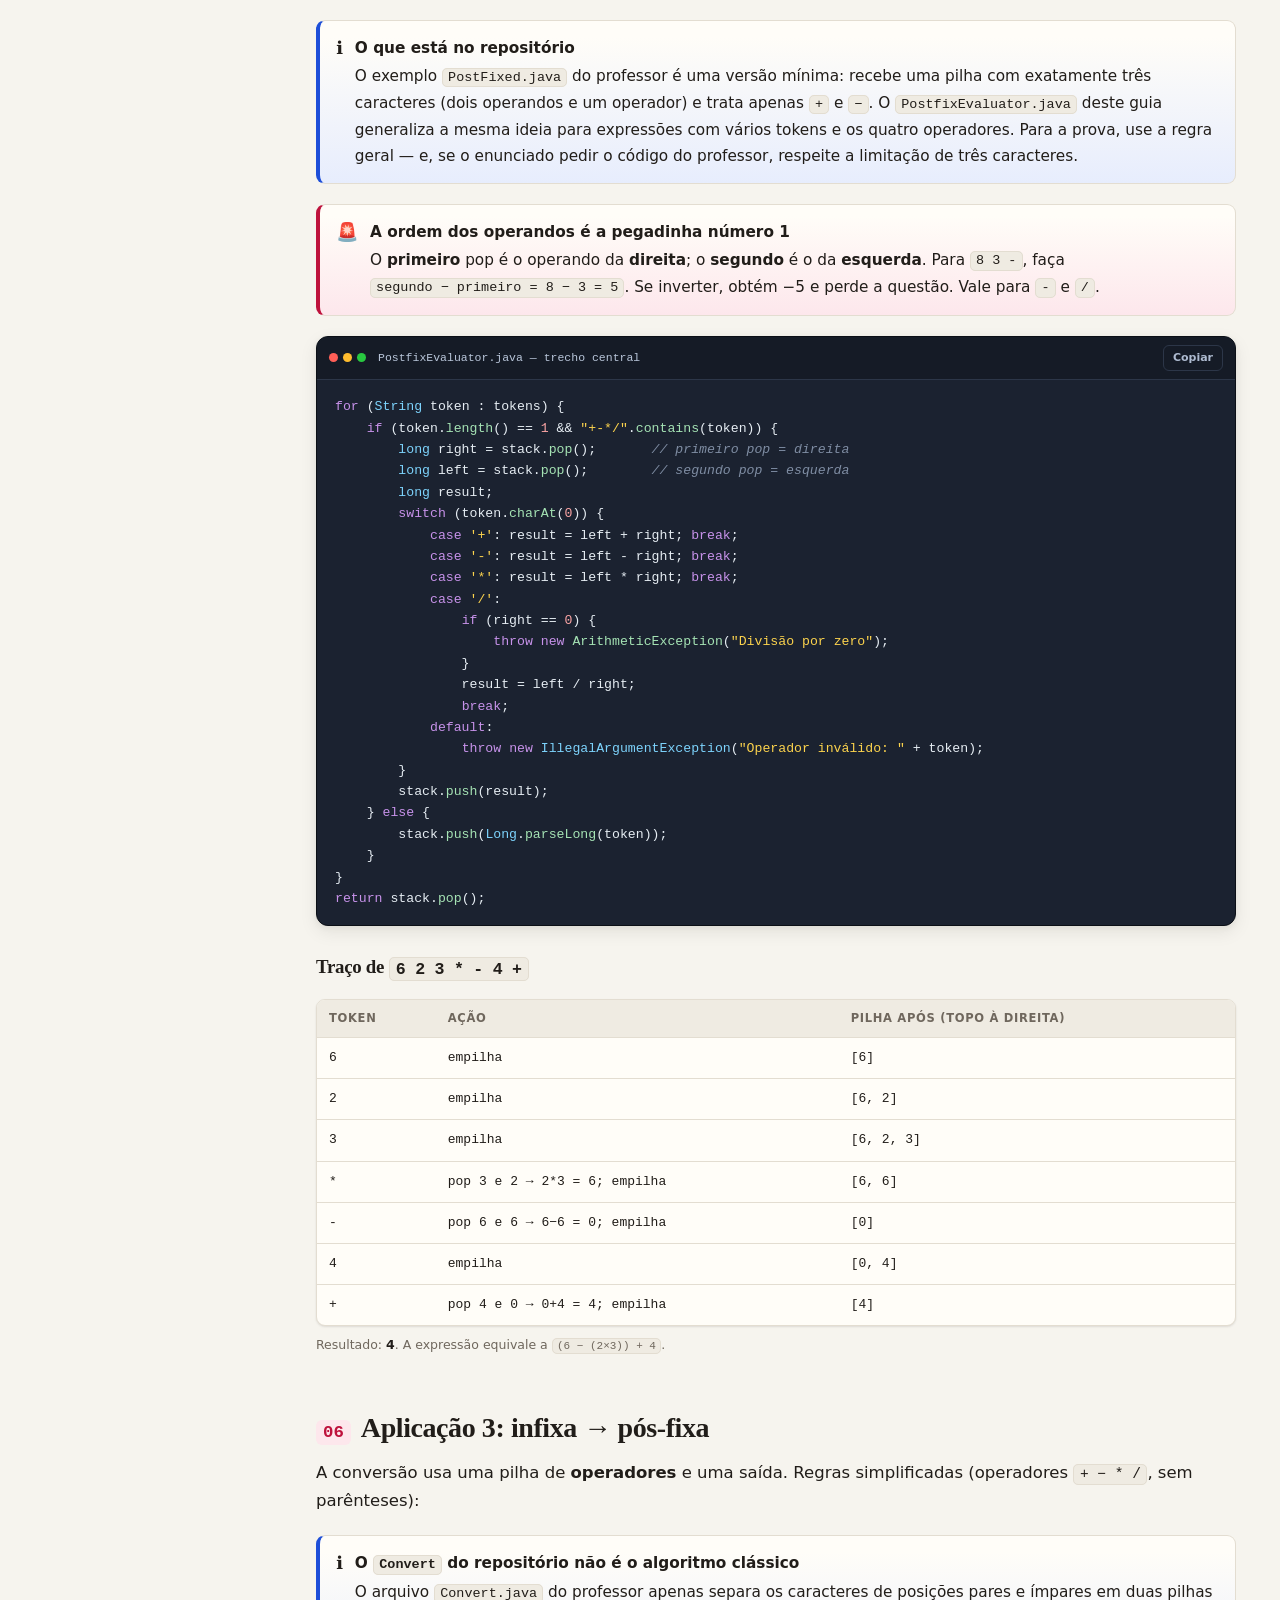
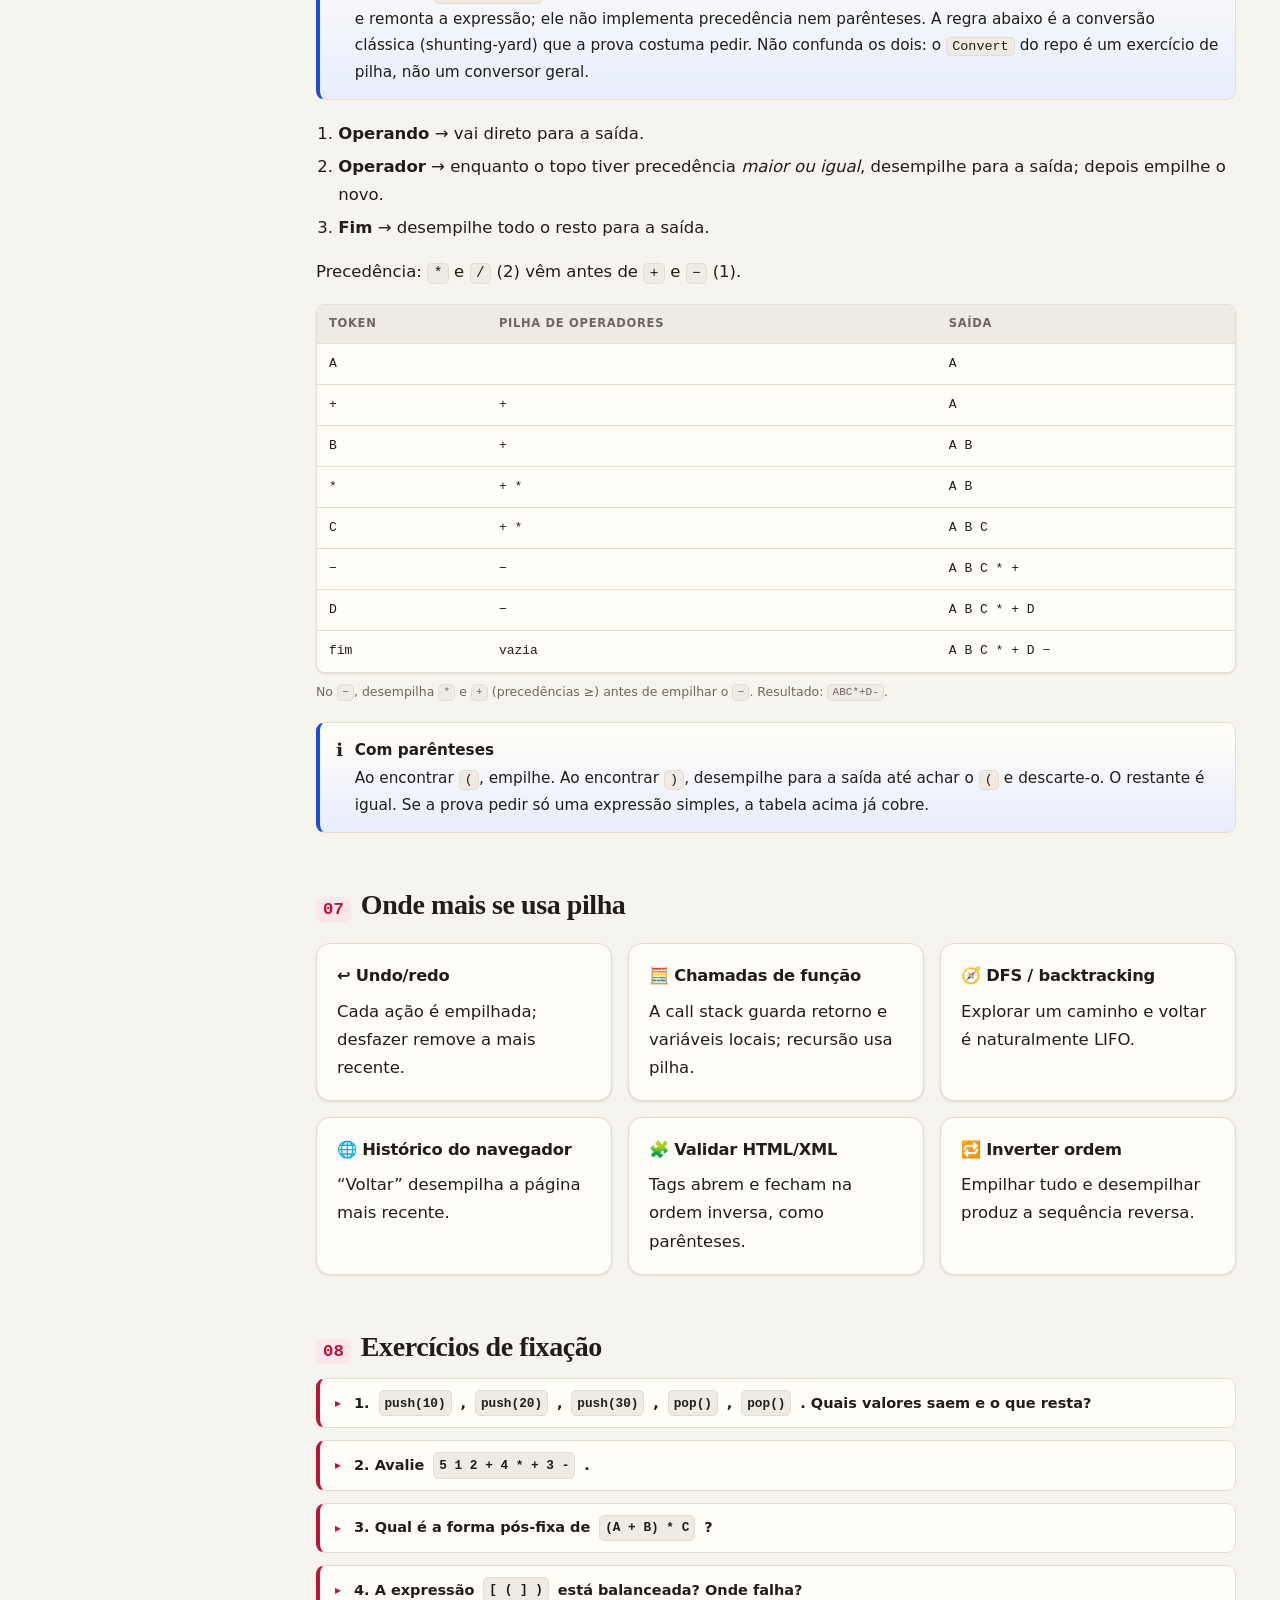
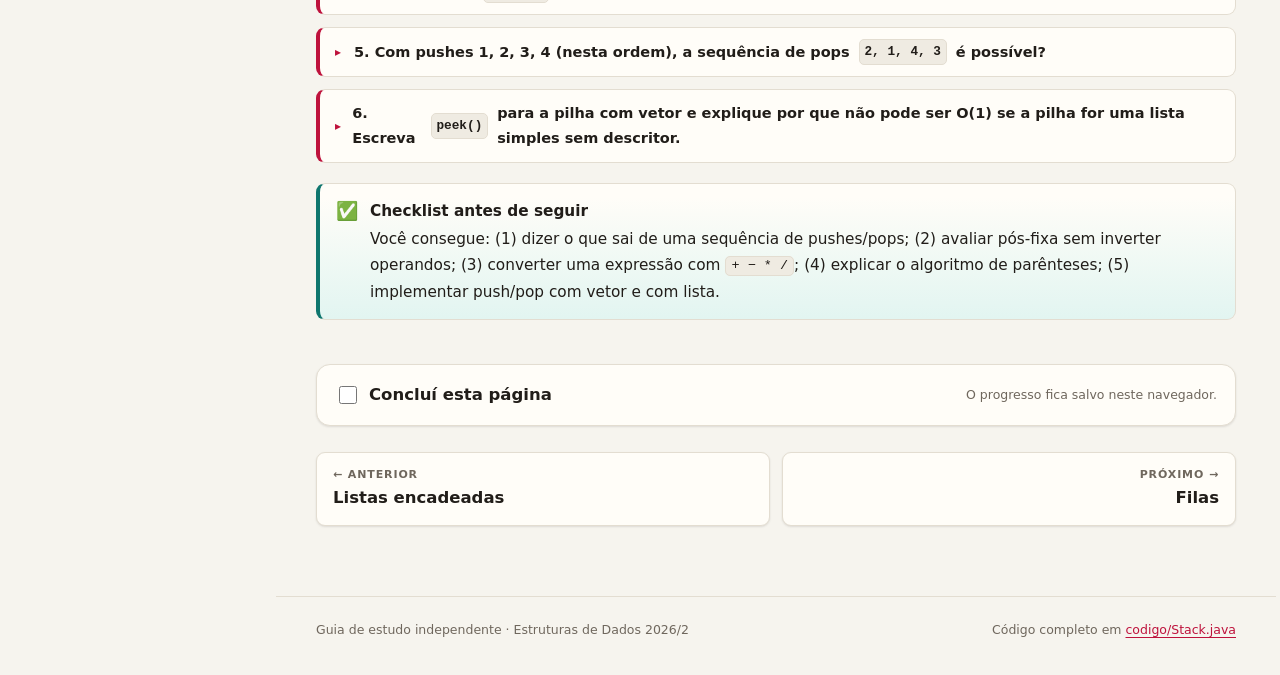
<file: pages/pilhas.html>
<!DOCTYPE html>
<html lang="pt-BR" data-theme="light">
<head>
  <meta charset="utf-8">
  <meta name="viewport" content="width=device-width, initial-scale=1">
  <title>Pilhas — Guia de Prova ED 2026/2</title>
  <meta name="description" content="Pilhas (LIFO): push, pop, peek, implementação com vetor e lista, avaliação pós-fixa, parênteses balanceados e conversão infixa para pós-fixa.">
  <link rel="stylesheet" href="../css/style.css">
  <script>try{var t=localStorage.getItem("ed-theme");if(t)document.documentElement.dataset.theme=t;}catch(e){}</script>
</head>
<body data-page="pilhas" data-root="../" data-topic="pilhas">
  <a class="skip" href="#conteudo">Ir para o conteúdo</a>

  <header class="topbar">
    <button class="menu-btn" id="menuBtn" aria-label="Abrir menu" aria-expanded="false">☰</button>
    <a class="brand" href="../index.html">
      <span class="brand-mark">ED</span>
      <span>Guia de Prova<small>2026/2 · 2ª prova</small></span>
    </a>
    <div class="topbar-actions">
      <span class="countdown-mini" data-countdown-mini></span>
      <button class="icon-btn" id="themeBtn" aria-label="Alternar tema">🌙</button>
    </div>
  </header>

  <div class="layout">
    <aside class="sidebar" id="sidebar">
      <nav id="nav" class="nav" aria-label="Navegação principal"></nav>
      <div class="sidebar-foot">
        <strong>Prova: 16/11/2026, 15h10</strong>
        Sala 11 · 2ª Prova<br>
        Baseado nos códigos do prof. Tadeu Maffeis.
      </div>
    </aside>

    <main class="main" id="conteudo">
      <div class="content">
        <div class="crumbs"><a href="../index.html">Início</a><span>/</span>Pilhas</div>
        <span class="eyebrow">Bloco 4 · muito provável</span>
        <h1>Pilhas (LIFO)</h1>
        <p class="lead">
          Pilha é a estrutura do “último que entra, primeiro que sai”. É uma lista com regra de acesso:
          você só mexe no <strong>topo</strong>. Com essa restrição simples, resolve três clássicos da prova:
          parênteses balanceados, avaliação de expressão pós-fixa e conversão de infixa para pós-fixa.
        </p>
        <div class="meta-row">
          <span class="pill rose">~30 min de estudo</span>
          <span class="pill">LIFO</span>
          <span class="pill">pós-fixa</span>
          <span class="pill">código Java testado</span>
        </div>

        <div class="toc" data-toc></div>

        <h2 id="modelo"><span class="num">01</span> O modelo LIFO</h2>
        <p>
          <strong>LIFO</strong> = Last In, First Out. O único elemento visível é o <strong>topo</strong>.
          <code>push</code> empilha no topo; <code>pop</code> desempilha do topo; <code>peek</code> consulta
          o topo sem remover. O fundo da pilha fica inacessível até os de cima saírem.
        </p>
        <pre class="ascii">push(10)   push(20)   push(30)        pop() → 30      pop() → 20
   │          │          │ topo           │               │
   ▼          ▼          ▼                ▼               ▼
┌─────┐    ┌─────┐    ┌─────┐          ┌─────┐         ┌─────┐
│ 10  │    │ 20  │    │ 30  │          │ 20  │         │ 10  │
├─────┤    ├─────┤    ├─────┤          ├─────┤         ├─────┤
│     │    │ 10  │    │ 10  │          │ 10  │         │     │
└─────┘    └─────┘    └─────┘          └─────┘         └─────┘</pre>

        <div class="table-wrap">
          <table>
            <thead><tr><th>Operação</th><th>Efeito</th><th class="c">Custo</th></tr></thead>
            <tbody>
              <tr><td><code>push(v)</code></td><td>insere no topo</td><td class="c">O(1)</td></tr>
              <tr><td><code>pop()</code></td><td>remove e retorna o topo; erro se vazia</td><td class="c">O(1)</td></tr>
              <tr><td><code>peek()</code></td><td>consulta o topo sem remover</td><td class="c">O(1)</td></tr>
              <tr><td><code>isEmpty()</code> / <code>isFull()</code></td><td>estado da pilha</td><td class="c">O(1)</td></tr>
              <tr><td><code>size()</code></td><td>quantidade de elementos</td><td class="c">O(1)</td></tr>
            </tbody>
          </table>
        </div>

        <h2 id="demo"><span class="num">02</span> Teste você mesmo</h2>
        <p>
          Empilhe e desempilhe para sentir o LIFO. O topo aparece destacado e com a seta. Tente remover de
          uma pilha vazia: a implementação acusa <em>underflow</em>.
        </p>
        <div class="demo" id="stackDemo">
          <div class="demo-top">
            <div class="demo-title">Pilha interativa<small>capacidade 8 · topo no alto</small></div>
            <label class="field">Valor <input type="text" id="stackValue" placeholder="ex.: 42" style="width:90px"></label>
            <span class="pill">ocupação: <b id="stackCount">0 / 8</b></span>
          </div>
          <div class="stack-viz" id="stackViz"></div>
          <div class="node-msg" id="stackMsg"></div>
          <div class="controls">
            <button class="btn" id="stackPush">push(valor)</button>
            <button class="btn soft" id="stackPop">pop()</button>
            <button class="btn ghost" id="stackPeek">peek()</button>
            <button class="btn ghost" id="stackClear">Esvaziar</button>
          </div>
        </div>

        <h2 id="implementacoes"><span class="num">03</span> Como implementar</h2>
        <h3>Com lista encadeada (versão do professor)</h3>
        <p>
          A pilha é uma <strong>especialização</strong> da lista: <code>push</code> é inserir no fim,
          <code>pop</code> é remover do fim e <code>peek</code> é consultar o fim. Com descritor, as três
          operações são O(1).
        </p>
        <p class="small muted">Os arquivos linkados nesta página são cópias fiéis do repositório do professor;
        os blocos de código mostram os mesmos métodos com comentários do guia.</p>
        <div class="codeblock">
          <div class="codebar"><span class="dots"><i></i><i></i><i></i></span><span class="filename">Stack.java — completa</span><button class="copy" data-copy>Copiar</button></div>
          <pre><code>public class Stack&lt;T&gt; extends LinkedLinearList&lt;T&gt; {

    public Stack(int capacity) {
        super(capacity);
    }

    public boolean push(T value) {
        return add(value);              // insere no fim da lista
    }

    @Override
    public T pop() throws OperationFailed {
        return removeLast();            // remove do fim = topo
    }

    @Override
    public void display() {
        super.display();
    }

    public T peek() throws OperationFailed {
        if (isEmpty()) {
            throw new OperationFailed();
        }
        return get(size() - 1);         // último elemento
    }
}</code></pre>
        </div>

        <h3>Com vetor (top = índice do topo)</h3>
        <p class="small muted">A pilha com vetor (<code>SequentialStack.java</code>) é um complemento do
        guia; o repositório do professor implementa a pilha sobre a lista encadeada com descritor.</p>
        <p>
          O vetor guarda os elementos de baixo para cima. <code>top</code> começa em −1 (vazia); ao dar push,
          incrementa e grava; ao dar pop, lê <code>data[top]</code> e decrementa. É a implementação mais
          provável de aparecer em questão de “complete o código”.
        </p>
        <div class="codeblock">
          <div class="codebar"><span class="dots"><i></i><i></i><i></i></span><span class="filename">SequentialStack.java — push e pop</span><button class="copy" data-copy>Copiar</button></div>
          <pre><code>public boolean push(T value) {
    if (isFull()) {          // top == data.length - 1
        return false;
    }
    data[++top] = value;     // primeiro incrementa, depois grava
    return true;
}

public T pop() throws OperationFailed {
    if (isEmpty()) {         // top == -1
        throw new OperationFailed();
    }
    T value = (T) data[top];
    data[top] = null;
    top--;
    return value;
}

public T peek() throws OperationFailed {
    if (isEmpty()) {
        throw new OperationFailed();
    }
    return (T) data[top];
}</code></pre>
        </div>
        <div class="callout warn">
          <span class="ico">⚠️</span>
          <div>
            <strong>Vetor: cuidado com a ordem</strong>
            <p class="mb0">No push, use <code>data[++top] = value</code> (pré-incremento). Se usar
            <code>data[top++]</code>, grava na posição antiga e deixa o topo apontando para a posição errada.
            No pop, leia antes de decrementar.</p>
          </div>
        </div>

        <h2 id="parenteses"><span class="num">04</span> Aplicação 1: parênteses balanceados</h2>
        <p>
          Cada fechamento deve casar com o <strong>último símbolo aberto</strong> — comportamento LIFO.
          Ao encontrar uma abertura, empilhe. Ao encontrar um fechamento, desempilhe e verifique se combina.
          No fim, a pilha deve estar vazia.
        </p>
        <p class="small muted">A implementação abaixo é um complemento do guia: o repositório do
        professor não traz esse algoritmo pronto, mas ele é o exemplo clássico de uso de pilha.</p>
        <div class="codeblock">
          <div class="codebar"><span class="dots"><i></i><i></i><i></i></span><span class="filename">BalancedParentheses.java</span><button class="copy" data-copy>Copiar</button></div>
          <pre><code>public static boolean isBalanced(String expression) throws OperationFailed {
    Stack&lt;Character&gt; stack = new Stack&lt;&gt;(expression.length() + 1);

    for (int i = 0; i &lt; expression.length(); i++) {
        char c = expression.charAt(i);
        if (c == '(' || c == '[' || c == '{') {
            stack.push(c);
        } else if (c == ')' || c == ']' || c == '}') {
            if (stack.isEmpty()) {
                return false;              // fechou sem abrir
            }
            char top = stack.pop();
            if (!matches(top, c)) {
                return false;              // abriu um, fechou outro
            }
        }
    }
    return stack.isEmpty();                // sobrou abertura? falso
}</code></pre>
        </div>
        <div class="table-wrap">
          <table class="trace">
            <thead><tr><th>Expressão</th><th>Leitura</th><th>Pilha após</th><th>Resultado</th></tr></thead>
            <tbody>
              <tr><td><code>{ [ ( ) ] }</code></td><td><code>)</code></td><td><code>{ [</code></td><td class="ok">casou com (</td></tr>
              <tr><td><code>{ [ ( ) ] }</code></td><td><code>]</code></td><td><code>{</code></td><td class="ok">casou com [</td></tr>
              <tr><td><code>{ [ ( ) ] }</code></td><td><code>}</code></td><td>vazia</td><td class="ok">balanceado</td></tr>
              <tr><td><code>[ ( ] )</code></td><td><code>]</code></td><td><code>[ (</code></td><td class="sw">falha: topo é (, não [</td></tr>
              <tr><td><code>( ( )</code></td><td>fim</td><td><code>(</code></td><td class="sw">falha: sobrou abertura</td></tr>
            </tbody>
          </table>
        </div>

        <h2 id="posfixa"><span class="num">05</span> Aplicação 2: avaliar pós-fixa</h2>
        <p>
          Na notação pós-fixa (polonesa reversa), o operador vem <strong>depois</strong> dos operandos:
          <code>6 2 3 * -</code> significa <code>6 − (2 × 3)</code>. A regra é simples: número → empilha;
          operador → desempilha <strong>dois</strong>, aplica e empilha o resultado. No fim, sobra um valor.
        </p>
        <div class="callout info">
          <span class="ico">ℹ️</span>
          <div>
            <strong>O que está no repositório</strong>
            <p class="mb0">O exemplo <code>PostFixed.java</code> do professor é uma versão mínima: recebe uma
            pilha com exatamente três caracteres (dois operandos e um operador) e trata apenas
            <code>+</code> e <code>−</code>. O <code>PostfixEvaluator.java</code> deste guia generaliza a
            mesma ideia para expressões com vários tokens e os quatro operadores. Para a prova, use a regra
            geral — e, se o enunciado pedir o código do professor, respeite a limitação de três
            caracteres.</p>
          </div>
        </div>
        <div class="callout danger">
          <span class="ico">🚨</span>
          <div>
            <strong>A ordem dos operandos é a pegadinha número 1</strong>
            <p class="mb0">O <strong>primeiro</strong> pop é o operando da <strong>direita</strong>; o
            <strong>segundo</strong> é o da <strong>esquerda</strong>. Para <code>8 3 -</code>, faça
            <code>segundo − primeiro = 8 − 3 = 5</code>. Se inverter, obtém −5 e perde a questão. Vale para
            <code>-</code> e <code>/</code>.</p>
          </div>
        </div>
        <div class="codeblock">
          <div class="codebar"><span class="dots"><i></i><i></i><i></i></span><span class="filename">PostfixEvaluator.java — trecho central</span><button class="copy" data-copy>Copiar</button></div>
          <pre><code>for (String token : tokens) {
    if (token.length() == 1 &amp;&amp; "+-*/".contains(token)) {
        long right = stack.pop();       // primeiro pop = direita
        long left = stack.pop();        // segundo pop = esquerda
        long result;
        switch (token.charAt(0)) {
            case '+': result = left + right; break;
            case '-': result = left - right; break;
            case '*': result = left * right; break;
            case '/':
                if (right == 0) {
                    throw new ArithmeticException("Divisão por zero");
                }
                result = left / right;
                break;
            default:
                throw new IllegalArgumentException("Operador inválido: " + token);
        }
        stack.push(result);
    } else {
        stack.push(Long.parseLong(token));
    }
}
return stack.pop();</code></pre>
        </div>

        <h3>Traço de <code>6 2 3 * - 4 +</code></h3>
        <div class="table-wrap">
          <table class="trace">
            <thead><tr><th>Token</th><th>Ação</th><th>Pilha após (topo à direita)</th></tr></thead>
            <tbody>
              <tr><td>6</td><td>empilha</td><td>[6]</td></tr>
              <tr><td>2</td><td>empilha</td><td>[6, 2]</td></tr>
              <tr><td>3</td><td>empilha</td><td>[6, 2, 3]</td></tr>
              <tr><td>*</td><td>pop 3 e 2 → 2*3 = 6; empilha</td><td>[6, 6]</td></tr>
              <tr><td>-</td><td>pop 6 e 6 → 6−6 = 0; empilha</td><td>[0]</td></tr>
              <tr><td>4</td><td>empilha</td><td>[0, 4]</td></tr>
              <tr><td>+</td><td>pop 4 e 0 → 0+4 = 4; empilha</td><td>[4]</td></tr>
            </tbody>
          </table>
        </div>
        <p class="table-note">Resultado: <strong>4</strong>. A expressão equivale a <code>(6 − (2×3)) + 4</code>.</p>

        <h2 id="infixa"><span class="num">06</span> Aplicação 3: infixa → pós-fixa</h2>
        <p>
          A conversão usa uma pilha de <strong>operadores</strong> e uma saída. Regras simplificadas
          (operadores <code>+ − * /</code>, sem parênteses):
        </p>
        <div class="callout info">
          <span class="ico">ℹ️</span>
          <div>
            <strong>O <code>Convert</code> do repositório não é o algoritmo clássico</strong>
            <p class="mb0">O arquivo <code>Convert.java</code> do professor apenas separa os caracteres de
            posições pares e ímpares em duas pilhas e remonta a expressão; ele não implementa precedência
            nem parênteses. A regra abaixo é a conversão clássica (shunting-yard) que a prova costuma pedir.
            Não confunda os dois: o <code>Convert</code> do repo é um exercício de pilha, não um conversor
            geral.</p>
          </div>
        </div>
        <ol>
          <li><strong>Operando</strong> → vai direto para a saída.</li>
          <li><strong>Operador</strong> → enquanto o topo tiver precedência <em>maior ou igual</em>, desempilhe para a saída; depois empilhe o novo.</li>
          <li><strong>Fim</strong> → desempilhe todo o resto para a saída.</li>
        </ol>
        <p>Precedência: <code>*</code> e <code>/</code> (2) vêm antes de <code>+</code> e <code>−</code> (1).</p>
        <div class="table-wrap">
          <table class="trace">
            <thead><tr><th>Token</th><th>Pilha de operadores</th><th>Saída</th></tr></thead>
            <tbody>
              <tr><td>A</td><td></td><td>A</td></tr>
              <tr><td>+</td><td>+</td><td>A</td></tr>
              <tr><td>B</td><td>+</td><td>A B</td></tr>
              <tr><td>*</td><td>+ *</td><td>A B</td></tr>
              <tr><td>C</td><td>+ *</td><td>A B C</td></tr>
              <tr><td>−</td><td>−</td><td>A B C * +</td></tr>
              <tr><td>D</td><td>−</td><td>A B C * + D</td></tr>
              <tr><td>fim</td><td>vazia</td><td>A B C * + D −</td></tr>
            </tbody>
          </table>
        </div>
        <p class="table-note">No <code>−</code>, desempilha <code>*</code> e <code>+</code> (precedências ≥) antes de empilhar o <code>−</code>. Resultado: <code>ABC*+D-</code>.</p>
        <div class="callout info">
          <span class="ico">ℹ️</span>
          <div>
            <strong>Com parênteses</strong>
            <p class="mb0">Ao encontrar <code>(</code>, empilhe. Ao encontrar <code>)</code>, desempilhe para a saída até achar o <code>(</code> e descarte-o. O restante é igual. Se a prova pedir só uma expressão simples, a tabela acima já cobre.</p>
          </div>
        </div>

        <h2 id="outras"><span class="num">07</span> Onde mais se usa pilha</h2>
        <div class="grid grid-3">
          <div class="card"><h4 class="mt0">↩️ Undo/redo</h4><p class="mb0">Cada ação é empilhada; desfazer remove a mais recente.</p></div>
          <div class="card"><h4 class="mt0">🧮 Chamadas de função</h4><p class="mb0">A call stack guarda retorno e variáveis locais; recursão usa pilha.</p></div>
          <div class="card"><h4 class="mt0">🧭 DFS / backtracking</h4><p class="mb0">Explorar um caminho e voltar é naturalmente LIFO.</p></div>
          <div class="card"><h4 class="mt0">🌐 Histórico do navegador</h4><p class="mb0">“Voltar” desempilha a página mais recente.</p></div>
          <div class="card"><h4 class="mt0">🧩 Validar HTML/XML</h4><p class="mb0">Tags abrem e fecham na ordem inversa, como parênteses.</p></div>
          <div class="card"><h4 class="mt0">🔁 Inverter ordem</h4><p class="mb0">Empilhar tudo e desempilhar produz a sequência reversa.</p></div>
        </div>

        <h2 id="exercicios"><span class="num">08</span> Exercícios de fixação</h2>

        <details class="examq">
          <summary>1. <code>push(10)</code>, <code>push(20)</code>, <code>push(30)</code>, <code>pop()</code>, <code>pop()</code>. Quais valores saem e o que resta?</summary>
          <div class="details-body">
            <p class="mb0">Saem <strong>30</strong> e depois <strong>20</strong>. Resta o <strong>10</strong> no fundo.
            Essa é a definição de LIFO.</p>
          </div>
        </details>

        <details class="examq">
          <summary>2. Avalie <code>5 1 2 + 4 * + 3 -</code>.</summary>
          <div class="details-body">
            <p><code>1 2 +</code> → 3; pila [5, 3]. <code>4 *</code> → 3*4 = 12; pila [5, 12].
            <code>+</code> → 5+12 = 17. <code>3 -</code> → 17−3 = 14.</p>
            <p class="mb0"><strong>Resultado: 14.</strong> Equivale a <code>5 + (1+2)*4 − 3</code>.</p>
          </div>
        </details>

        <details class="examq">
          <summary>3. Qual é a forma pós-fixa de <code>(A + B) * C</code>?</summary>
          <div class="details-body">
            <p class="mb0">Os parênteses forçam a soma primeiro: <code>A B + C *</code>. Sem parênteses,
            <code>A + B * C</code> seria <code>A B C * +</code>. A posição do <code>+</code> muda tudo.</p>
          </div>
        </details>

        <details class="examq">
          <summary>4. A expressão <code>[ ( ] )</code> está balanceada? Onde falha?</summary>
          <div class="details-body">
            <p class="mb0">Não. Ao ler <code>]</code>, o topo é <code>(</code>; não casa. O algoritmo retorna
            falso imediatamente. Mesmo que o restante fechasse, a ordem já foi violada.</p>
          </div>
        </details>

        <details class="examq">
          <summary>5. Com pushes 1, 2, 3, 4 (nesta ordem), a sequência de pops <code>2, 1, 4, 3</code> é possível?</summary>
          <div class="details-body">
            <p class="mb0">Sim: push 1, push 2, pop (2), pop (1), push 3, push 4, pop (4), pop (3).
            Já <code>3, 1, 2</code> não é possível: para tirar 3, 1 e 2 já estão empilhados, e o topo seria 2,
            não 1.</p>
          </div>
        </details>

        <details class="examq">
          <summary>6. Escreva <code>peek()</code> para a pilha com vetor e explique por que não pode ser O(1) se a pilha for uma lista simples sem descritor.</summary>
          <div class="details-body">
            <p><code>return (T) data[top];</code> (checando isEmpty antes). Com vetor, é O(1).</p>
            <p class="mb0">Com lista simples sem descritor, o topo é o último nó; para achá-lo é preciso
            percorrer a lista, O(n). Com descritor (<code>fim</code>), volta a O(1).</p>
          </div>
        </details>

        <div class="callout tip">
          <span class="ico">✅</span>
          <div>
            <strong>Checklist antes de seguir</strong>
            <p class="mb0">Você consegue: (1) dizer o que sai de uma sequência de pushes/pops; (2) avaliar
            pós-fixa sem inverter operandos; (3) converter uma expressão com <code>+ − * /</code>;
            (4) explicar o algoritmo de parênteses; (5) implementar push/pop com vetor e com lista.</p>
          </div>
        </div>

        <div class="done-box">
          <label><input type="checkbox" data-progress="pilhas"> Concluí esta página</label>
          <span class="done-hint">O progresso fica salvo neste navegador.</span>
        </div>

        <div class="page-nav">
          <a href="listas-encadeadas.html"><span class="pn-lbl">← Anterior</span><span class="pn-title">Listas encadeadas</span></a>
          <a class="next" href="filas.html"><span class="pn-lbl">Próximo →</span><span class="pn-title">Filas</span></a>
        </div>
      </div>

      <footer class="footer">
        <span>Guia de estudo independente · Estruturas de Dados 2026/2</span>
        <span>Código completo em <a href="../codigo/Stack.java">codigo/Stack.java</a></span>
      </footer>
    </main>
  </div>

  <button class="to-top" id="toTop" aria-label="Voltar ao topo">↑</button>

  <script src="../js/app.js"></script>
  <script src="../js/estruturas.js"></script>
</body>
</html>
</file>
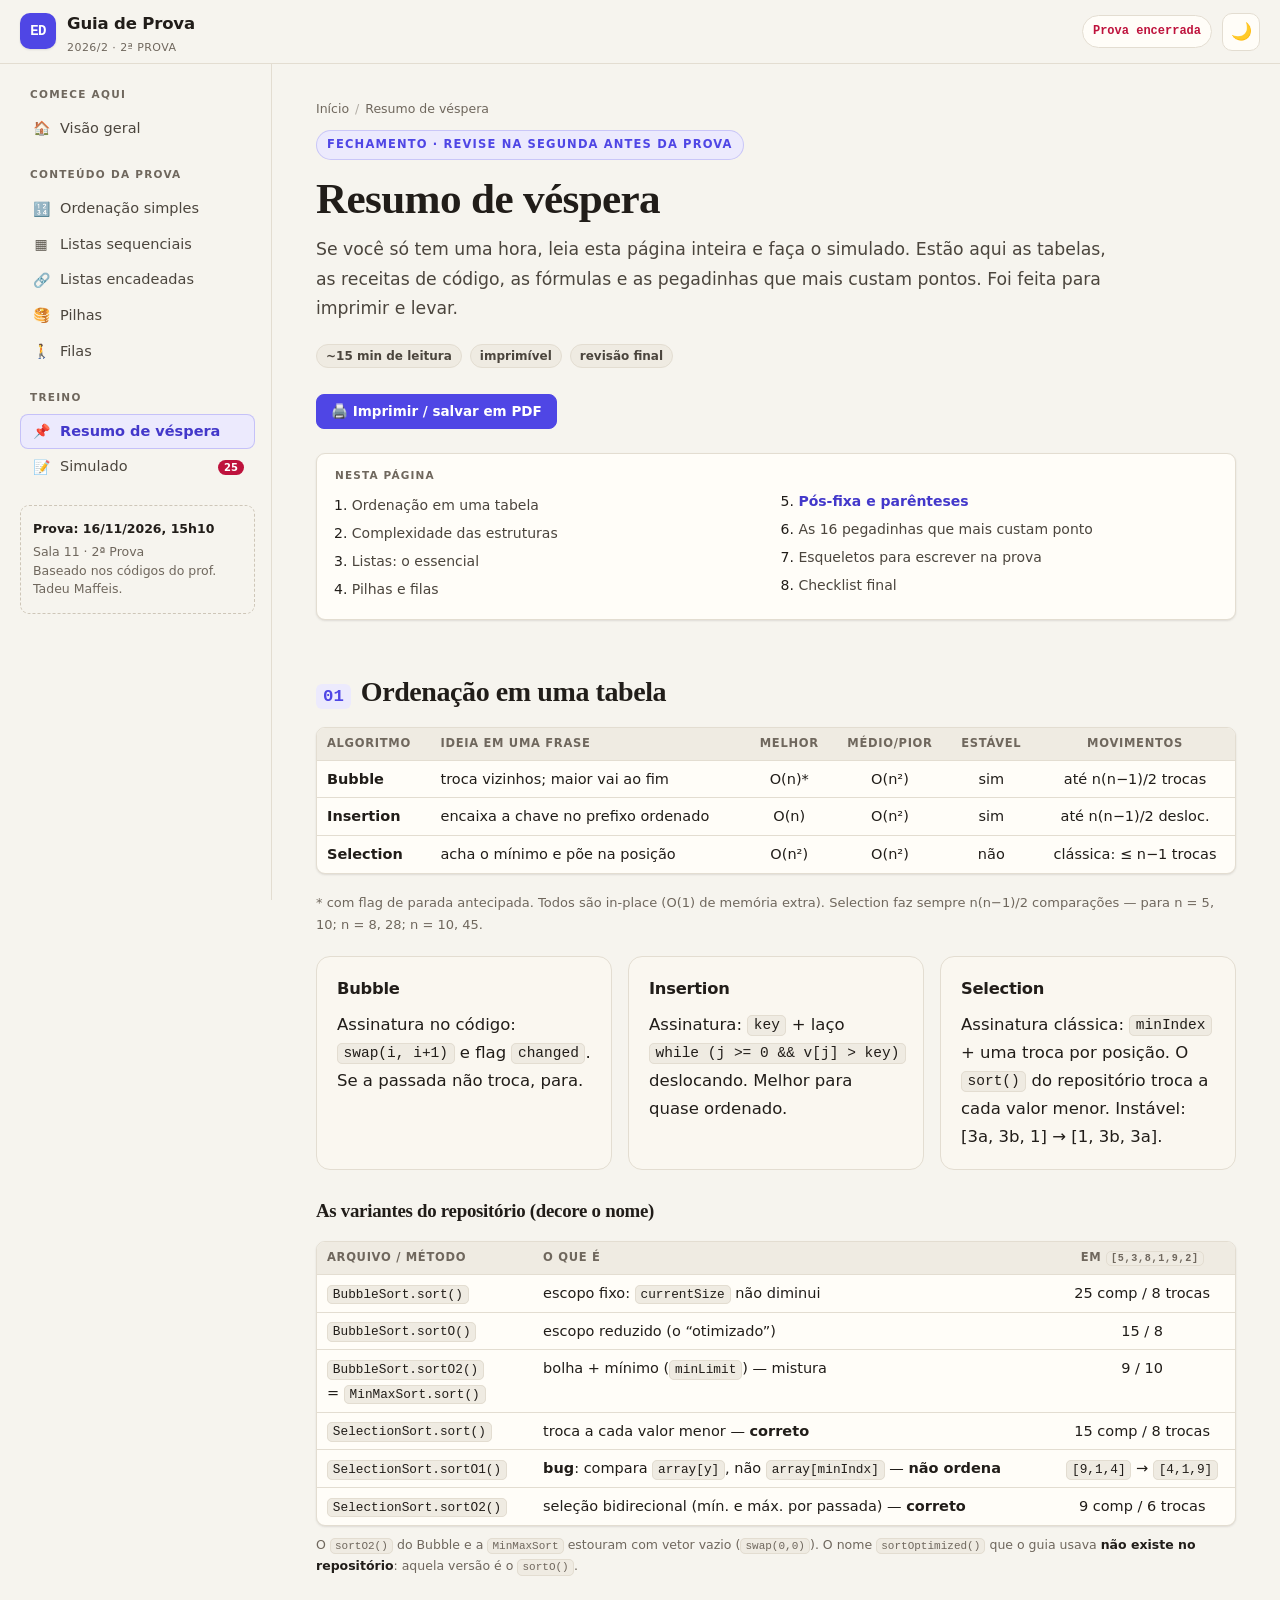
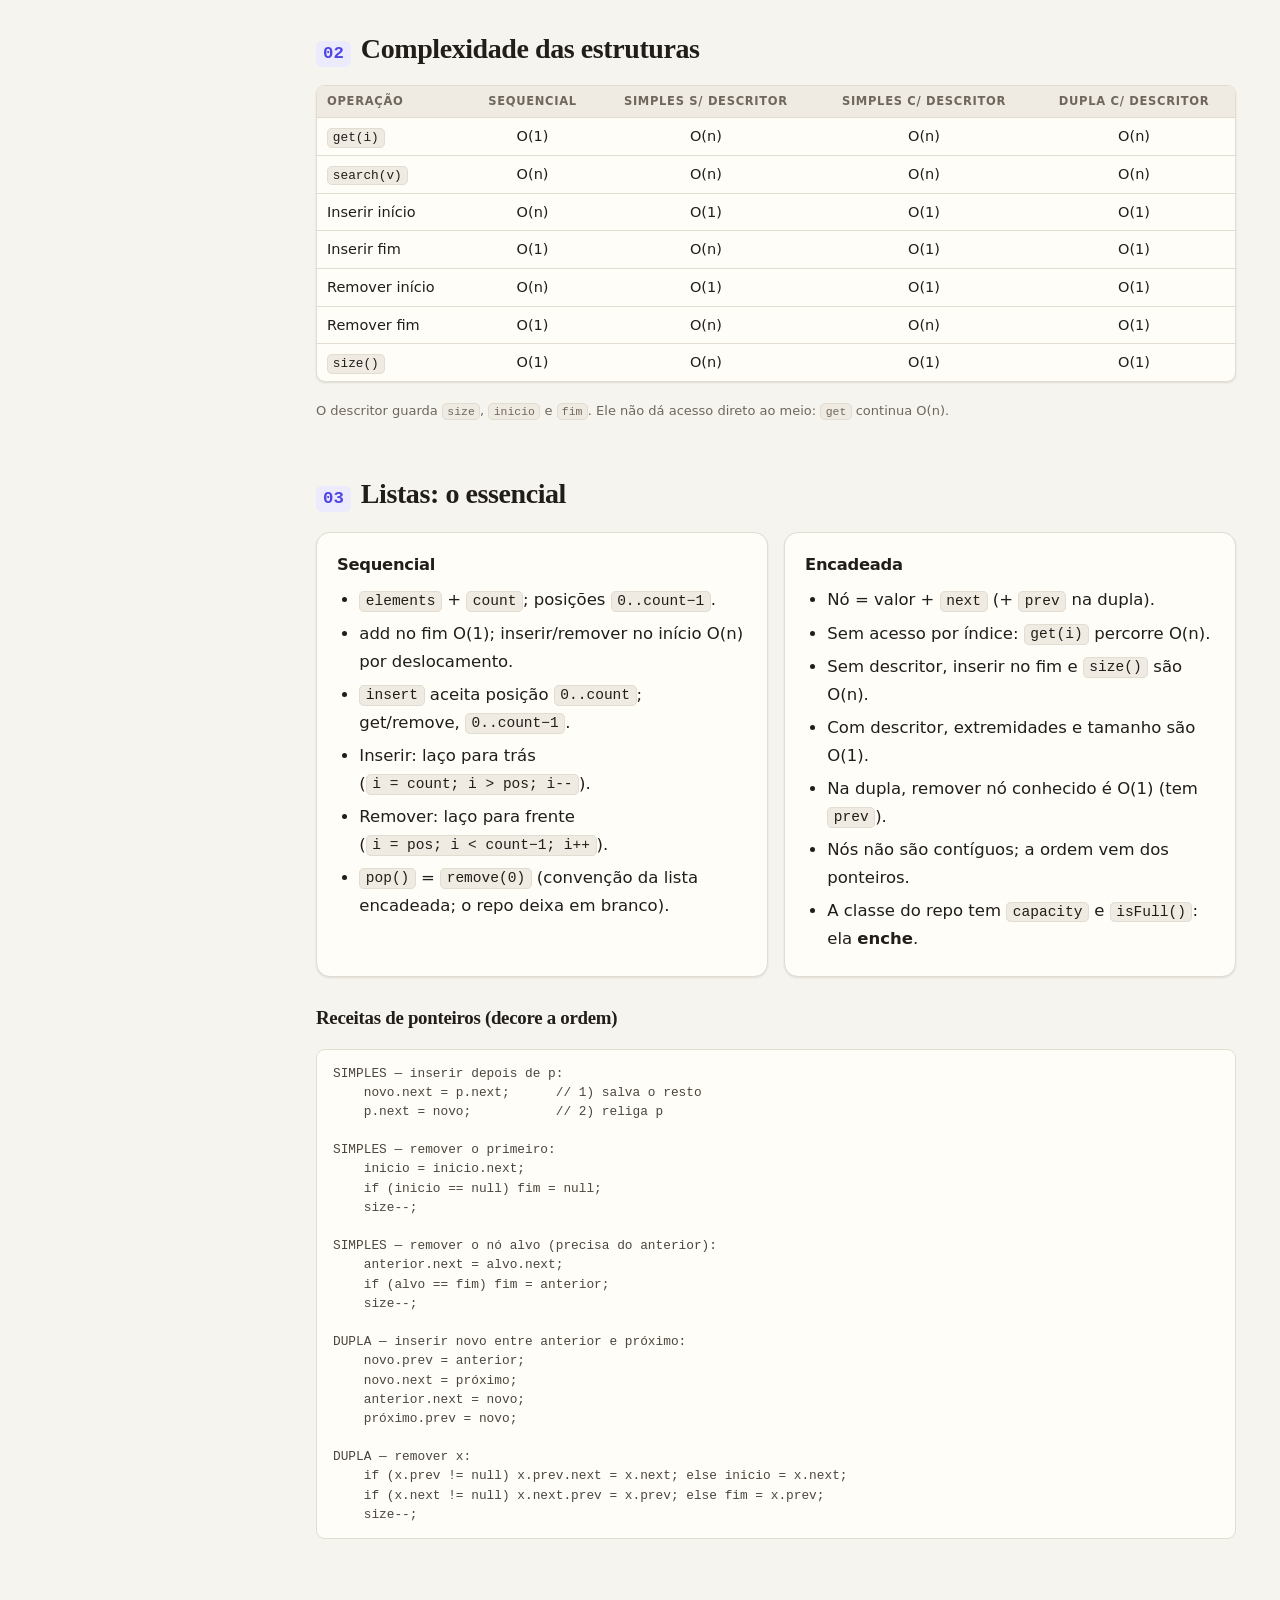
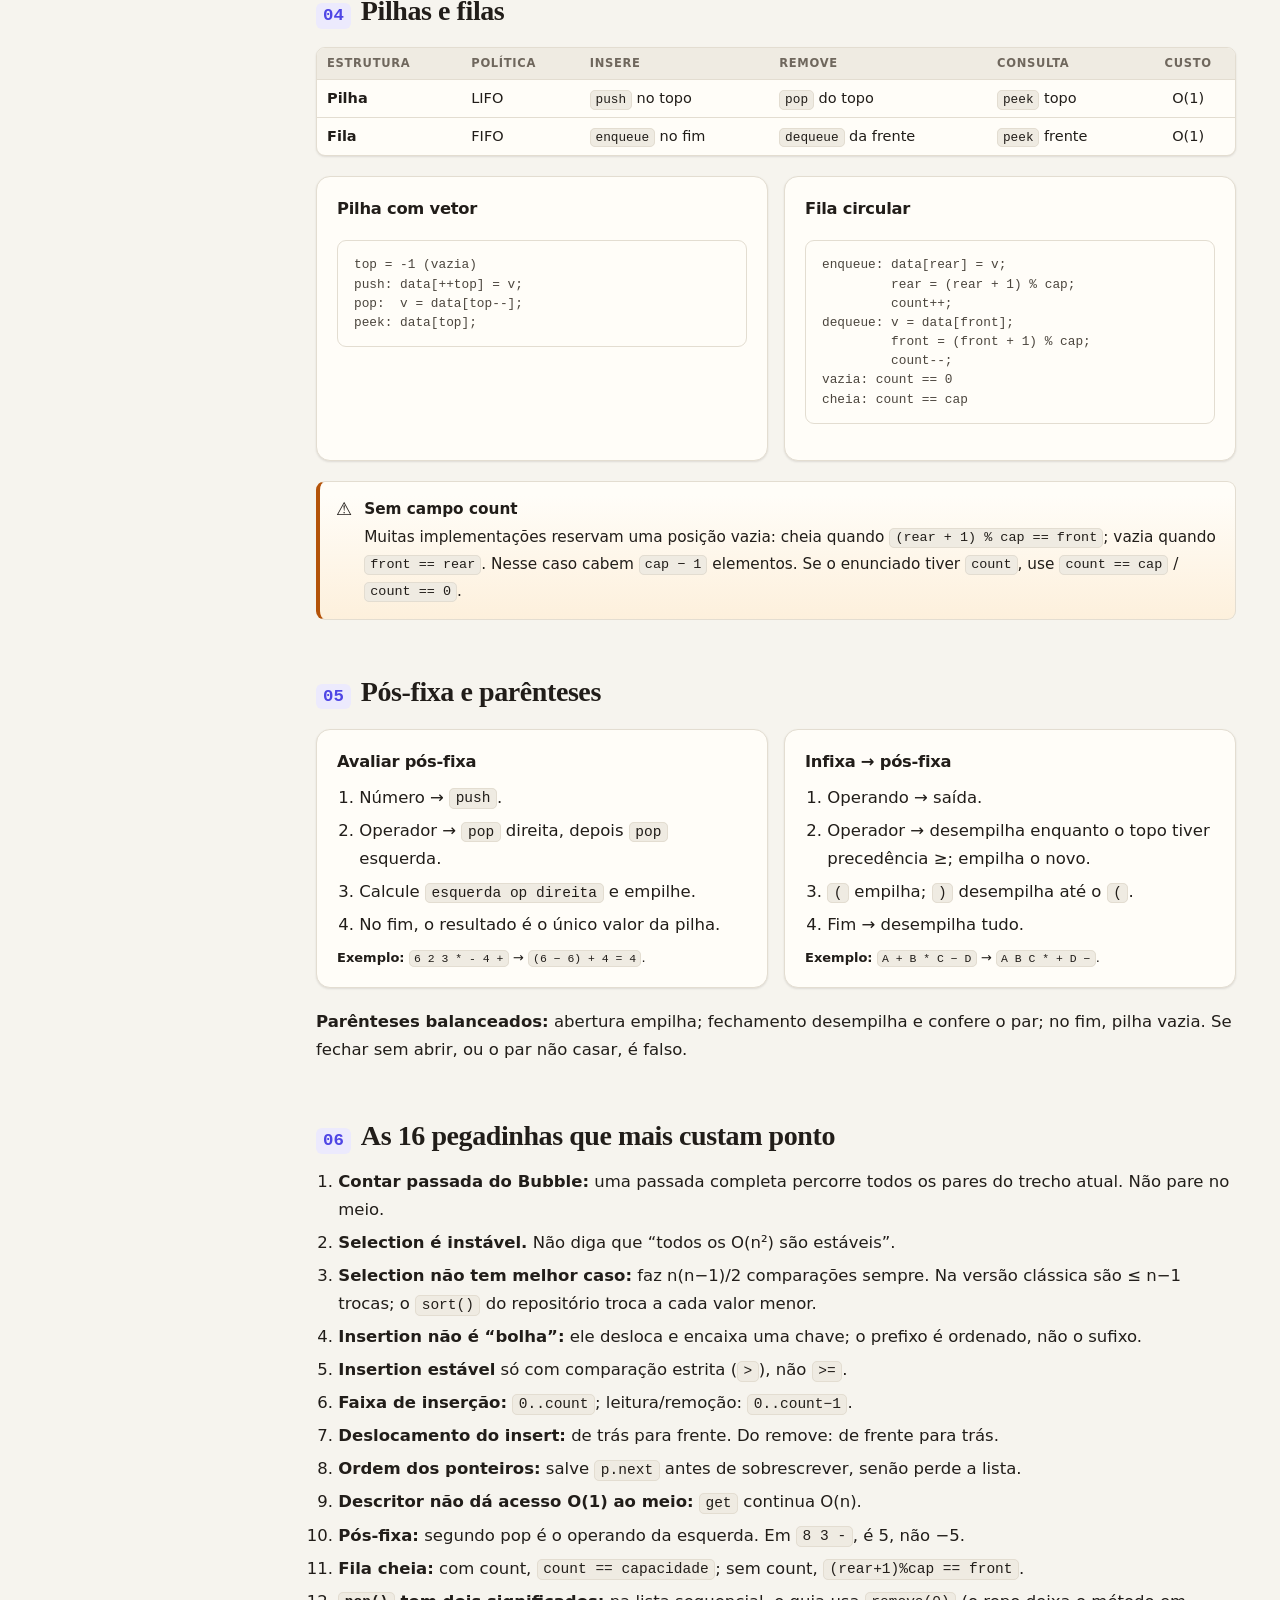
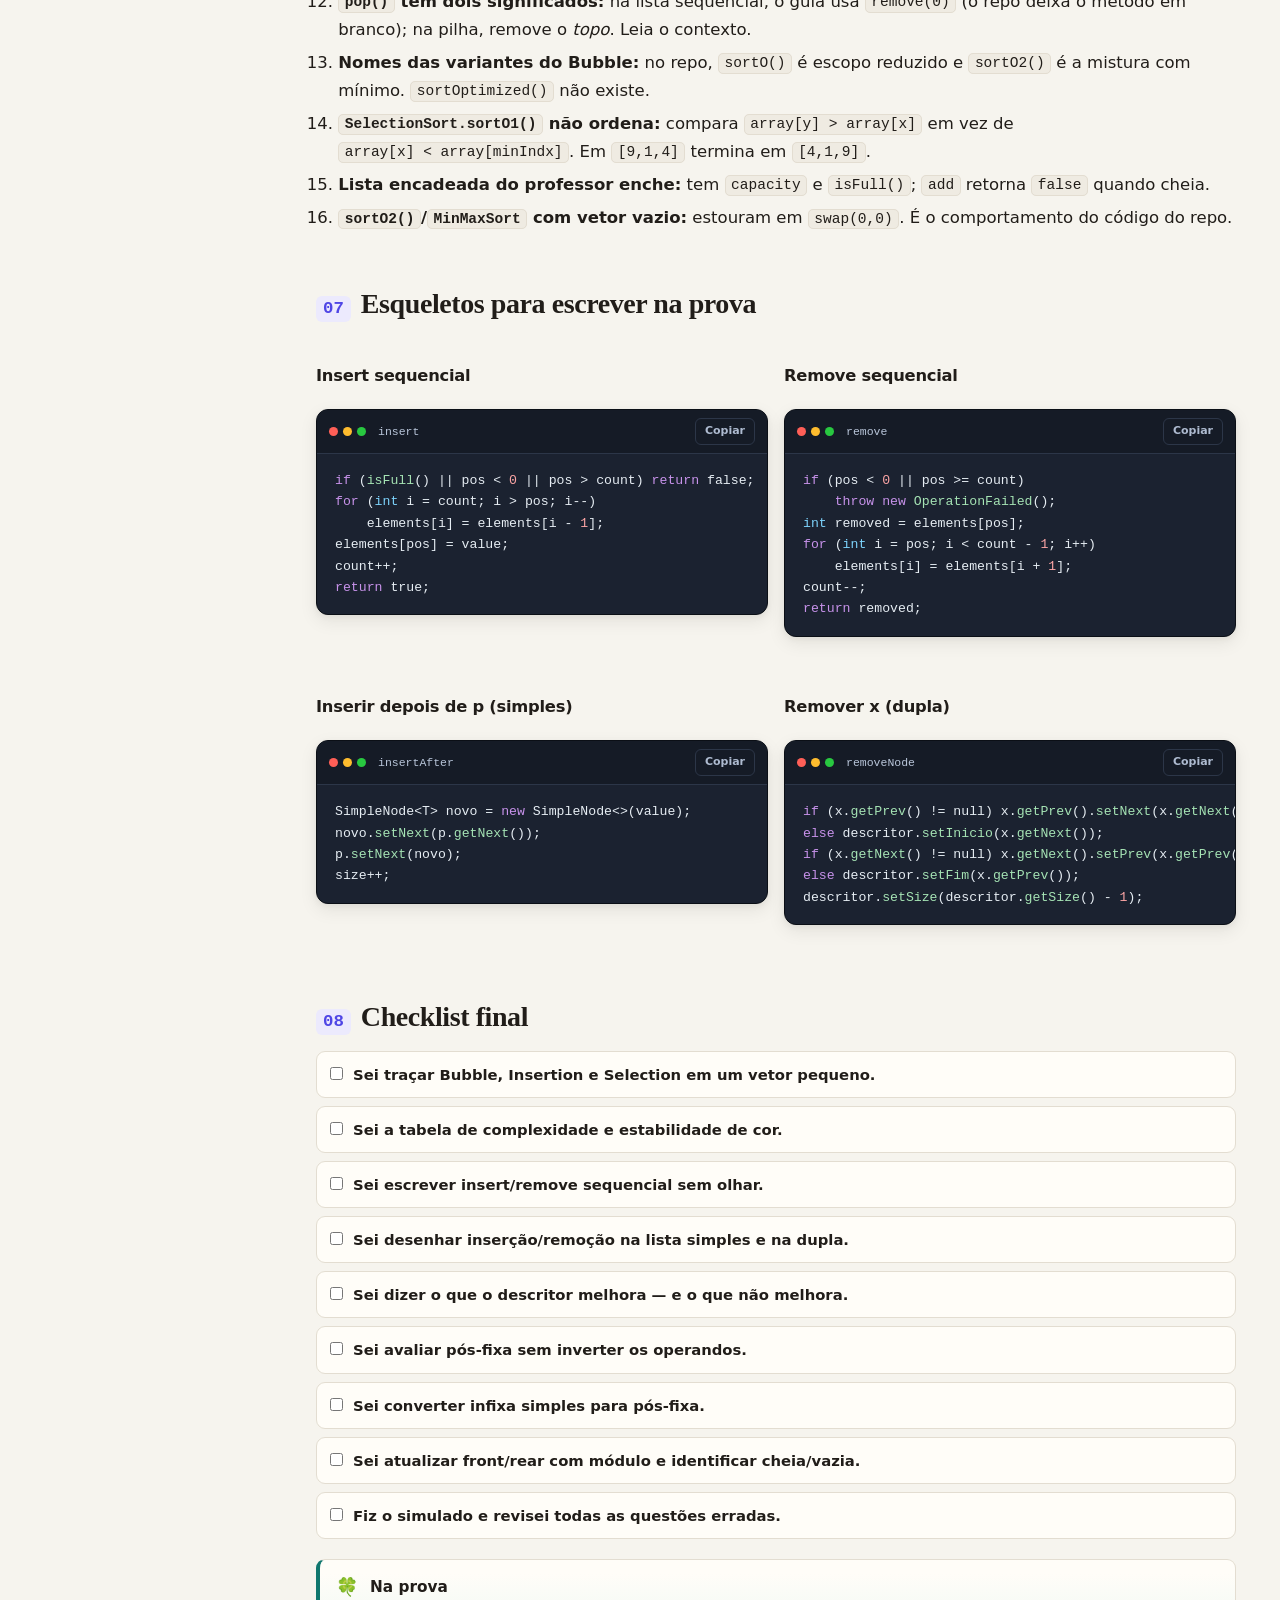
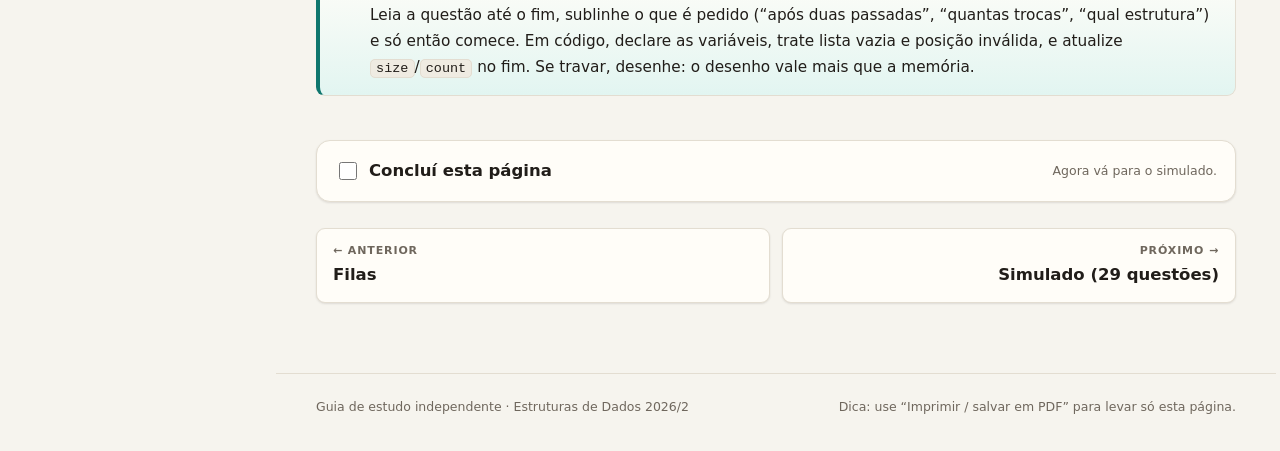
<file: pages/resumo.html>
<!DOCTYPE html>
<html lang="pt-BR" data-theme="light">
<head>
  <meta charset="utf-8">
  <meta name="viewport" content="width=device-width, initial-scale=1">
  <title>Resumo de véspera — Guia de Prova ED 2026/2</title>
  <meta name="description" content="Folha de revisão rápida: tabelas de complexidade, receitas de ponteiros, pós-fixa, fila circular e pegadinhas de prova.">
  <link rel="stylesheet" href="../css/style.css">
  <script>try{var t=localStorage.getItem("ed-theme");if(t)document.documentElement.dataset.theme=t;}catch(e){}</script>
</head>
<body data-page="resumo" data-root="../" data-topic="geral">
  <a class="skip" href="#conteudo">Ir para o conteúdo</a>

  <header class="topbar">
    <button class="menu-btn" id="menuBtn" aria-label="Abrir menu" aria-expanded="false">☰</button>
    <a class="brand" href="../index.html">
      <span class="brand-mark">ED</span>
      <span>Guia de Prova<small>2026/2 · 2ª prova</small></span>
    </a>
    <div class="topbar-actions">
      <span class="countdown-mini" data-countdown-mini></span>
      <button class="icon-btn" id="themeBtn" aria-label="Alternar tema">🌙</button>
    </div>
  </header>

  <div class="layout">
    <aside class="sidebar" id="sidebar">
      <nav id="nav" class="nav" aria-label="Navegação principal"></nav>
      <div class="sidebar-foot">
        <strong>Prova: 16/11/2026, 15h10</strong>
        Sala 11 · 2ª Prova<br>
        Baseado nos códigos do prof. Tadeu Maffeis.
      </div>
    </aside>

    <main class="main" id="conteudo">
      <div class="content">
        <div class="crumbs"><a href="../index.html">Início</a><span>/</span>Resumo de véspera</div>
        <span class="eyebrow">Fechamento · revise na segunda antes da prova</span>
        <h1>Resumo de véspera</h1>
        <p class="lead">
          Se você só tem uma hora, leia esta página inteira e faça o simulado. Estão aqui as tabelas,
          as receitas de código, as fórmulas e as pegadinhas que mais custam pontos. Foi feita para
          imprimir e levar.
        </p>
        <div class="meta-row">
          <span class="pill">~15 min de leitura</span>
          <span class="pill">imprimível</span>
          <span class="pill">revisão final</span>
        </div>
        <div class="controls">
          <button class="btn" onclick="window.print()">🖨️ Imprimir / salvar em PDF</button>
        </div>

        <div class="toc" data-toc></div>

        <h2 id="ordenacao"><span class="num">01</span> Ordenação em uma tabela</h2>
        <div class="table-wrap">
          <table class="compact">
            <thead><tr><th>Algoritmo</th><th>Ideia em uma frase</th><th class="c">Melhor</th><th class="c">Médio/Pior</th><th class="c">Estável</th><th class="c">Movimentos</th></tr></thead>
            <tbody>
              <tr><td><strong>Bubble</strong></td><td>troca vizinhos; maior vai ao fim</td><td class="c">O(n)*</td><td class="c">O(n²)</td><td class="c">sim</td><td class="c">até n(n−1)/2 trocas</td></tr>
              <tr><td><strong>Insertion</strong></td><td>encaixa a chave no prefixo ordenado</td><td class="c">O(n)</td><td class="c">O(n²)</td><td class="c">sim</td><td class="c">até n(n−1)/2 desloc.</td></tr>
              <tr><td><strong>Selection</strong></td><td>acha o mínimo e põe na posição</td><td class="c">O(n²)</td><td class="c">O(n²)</td><td class="c">não</td><td class="c">clássica: ≤ n−1 trocas</td></tr>
            </tbody>
          </table>
        </div>
        <p class="small muted">* com flag de parada antecipada. Todos são in-place (O(1) de memória extra). Selection faz sempre n(n−1)/2 comparações — para n = 5, 10; n = 8, 28; n = 10, 45.</p>

        <div class="grid grid-3">
          <div class="card card-soft"><h4 class="mt0">Bubble</h4><p class="mb0">Assinatura no código: <code>swap(i, i+1)</code> e flag <code>changed</code>. Se a passada não troca, para.</p></div>
          <div class="card card-soft"><h4 class="mt0">Insertion</h4><p class="mb0">Assinatura: <code>key</code> + laço <code>while (j &gt;= 0 &amp;&amp; v[j] &gt; key)</code> deslocando. Melhor para quase ordenado.</p></div>
          <div class="card card-soft"><h4 class="mt0">Selection</h4><p class="mb0">Assinatura clássica: <code>minIndex</code> + uma troca por posição. O <code>sort()</code> do repositório troca a cada valor menor. Instável: [3a, 3b, 1] → [1, 3b, 3a].</p></div>
        </div>

        <h3>As variantes do repositório (decore o nome)</h3>
        <div class="table-wrap">
          <table class="compact">
            <thead><tr><th>Arquivo / método</th><th>O que é</th><th class="c">Em <code>[5,3,8,1,9,2]</code></th></tr></thead>
            <tbody>
              <tr><td><code>BubbleSort.sort()</code></td><td>escopo fixo: <code>currentSize</code> não diminui</td><td class="c">25 comp / 8 trocas</td></tr>
              <tr><td><code>BubbleSort.sortO()</code></td><td>escopo reduzido (o “otimizado”)</td><td class="c">15 / 8</td></tr>
              <tr><td><code>BubbleSort.sortO2()</code><br>= <code>MinMaxSort.sort()</code></td><td>bolha + mínimo (<code>minLimit</code>) — mistura</td><td class="c">9 / 10</td></tr>
              <tr><td><code>SelectionSort.sort()</code></td><td>troca a cada valor menor — <strong>correto</strong></td><td class="c">15 comp / 8 trocas</td></tr>
              <tr><td><code>SelectionSort.sortO1()</code></td><td><strong>bug</strong>: compara <code>array[y]</code>, não <code>array[minIndx]</code> — <strong>não ordena</strong></td><td class="c"><code>[9,1,4]</code> → <code>[4,1,9]</code></td></tr>
              <tr><td><code>SelectionSort.sortO2()</code></td><td>seleção bidirecional (mín. e máx. por passada) — <strong>correto</strong></td><td class="c">9 comp / 6 trocas</td></tr>
            </tbody>
          </table>
        </div>
        <p class="table-note">O <code>sortO2()</code> do Bubble e a <code>MinMaxSort</code> estouram com vetor
        vazio (<code>swap(0,0)</code>). O nome <code>sortOptimized()</code> que o guia usava <strong>não existe no
        repositório</strong>: aquela versão é o <code>sortO()</code>.</p>

        <h2 id="bigo"><span class="num">02</span> Complexidade das estruturas</h2>
        <div class="table-wrap">
          <table class="compact">
            <thead><tr><th>Operação</th><th class="c">Sequencial</th><th class="c">Simples s/ descritor</th><th class="c">Simples c/ descritor</th><th class="c">Dupla c/ descritor</th></tr></thead>
            <tbody>
              <tr><td><code>get(i)</code></td><td class="c">O(1)</td><td class="c">O(n)</td><td class="c">O(n)</td><td class="c">O(n)</td></tr>
              <tr><td><code>search(v)</code></td><td class="c">O(n)</td><td class="c">O(n)</td><td class="c">O(n)</td><td class="c">O(n)</td></tr>
              <tr><td>Inserir início</td><td class="c">O(n)</td><td class="c">O(1)</td><td class="c">O(1)</td><td class="c">O(1)</td></tr>
              <tr><td>Inserir fim</td><td class="c">O(1)</td><td class="c">O(n)</td><td class="c">O(1)</td><td class="c">O(1)</td></tr>
              <tr><td>Remover início</td><td class="c">O(n)</td><td class="c">O(1)</td><td class="c">O(1)</td><td class="c">O(1)</td></tr>
              <tr><td>Remover fim</td><td class="c">O(1)</td><td class="c">O(n)</td><td class="c">O(n)</td><td class="c">O(1)</td></tr>
              <tr><td><code>size()</code></td><td class="c">O(1)</td><td class="c">O(n)</td><td class="c">O(1)</td><td class="c">O(1)</td></tr>
            </tbody>
          </table>
        </div>
        <p class="small muted">O descritor guarda <code>size</code>, <code>inicio</code> e <code>fim</code>. Ele não dá acesso direto ao meio: <code>get</code> continua O(n).</p>

        <h2 id="listas"><span class="num">03</span> Listas: o essencial</h2>
        <div class="grid grid-2">
          <div class="card">
            <h4 class="mt0">Sequencial</h4>
            <ul class="mb0">
              <li><code>elements</code> + <code>count</code>; posições <code>0..count−1</code>.</li>
              <li>add no fim O(1); inserir/remover no início O(n) por deslocamento.</li>
              <li><code>insert</code> aceita posição <code>0..count</code>; get/remove, <code>0..count−1</code>.</li>
              <li>Inserir: laço para trás (<code>i = count; i &gt; pos; i--</code>).</li>
              <li>Remover: laço para frente (<code>i = pos; i &lt; count−1; i++</code>).</li>
              <li><code>pop()</code> = <code>remove(0)</code> (convenção da lista encadeada; o repo deixa em branco).</li>
            </ul>
          </div>
          <div class="card">
            <h4 class="mt0">Encadeada</h4>
            <ul class="mb0">
              <li>Nó = valor + <code>next</code> (+ <code>prev</code> na dupla).</li>
              <li>Sem acesso por índice: <code>get(i)</code> percorre O(n).</li>
              <li>Sem descritor, inserir no fim e <code>size()</code> são O(n).</li>
              <li>Com descritor, extremidades e tamanho são O(1).</li>
              <li>Na dupla, remover nó conhecido é O(1) (tem <code>prev</code>).</li>
              <li>Nós não são contíguos; a ordem vem dos ponteiros.</li>
              <li>A classe do repo tem <code>capacity</code> e <code>isFull()</code>: ela <strong>enche</strong>.</li>
            </ul>
          </div>
        </div>

        <h3>Receitas de ponteiros (decore a ordem)</h3>
        <pre class="ascii">SIMPLES — inserir depois de p:
    novo.next = p.next;      // 1) salva o resto
    p.next = novo;           // 2) religa p

SIMPLES — remover o primeiro:
    inicio = inicio.next;
    if (inicio == null) fim = null;
    size--;

SIMPLES — remover o nó alvo (precisa do anterior):
    anterior.next = alvo.next;
    if (alvo == fim) fim = anterior;
    size--;

DUPLA — inserir novo entre anterior e próximo:
    novo.prev = anterior;
    novo.next = próximo;
    anterior.next = novo;
    próximo.prev = novo;

DUPLA — remover x:
    if (x.prev != null) x.prev.next = x.next; else inicio = x.next;
    if (x.next != null) x.next.prev = x.prev; else fim = x.prev;
    size--;</pre>

        <h2 id="pilhas-filas"><span class="num">04</span> Pilhas e filas</h2>
        <div class="table-wrap">
          <table class="compact">
            <thead><tr><th>Estrutura</th><th>Política</th><th>Insere</th><th>Remove</th><th>Consulta</th><th class="c">Custo</th></tr></thead>
            <tbody>
              <tr><td><strong>Pilha</strong></td><td>LIFO</td><td><code>push</code> no topo</td><td><code>pop</code> do topo</td><td><code>peek</code> topo</td><td class="c">O(1)</td></tr>
              <tr><td><strong>Fila</strong></td><td>FIFO</td><td><code>enqueue</code> no fim</td><td><code>dequeue</code> da frente</td><td><code>peek</code> frente</td><td class="c">O(1)</td></tr>
            </tbody>
          </table>
        </div>

        <div class="grid grid-2">
          <div class="card">
            <h4 class="mt0">Pilha com vetor</h4>
            <pre class="ascii mb0">top = -1 (vazia)
push: data[++top] = v;
pop:  v = data[top--];
peek: data[top];</pre>
          </div>
          <div class="card">
            <h4 class="mt0">Fila circular</h4>
            <pre class="ascii mb0">enqueue: data[rear] = v;
         rear = (rear + 1) % cap;
         count++;
dequeue: v = data[front];
         front = (front + 1) % cap;
         count--;
vazia: count == 0
cheia: count == cap</pre>
          </div>
        </div>
        <div class="callout warn">
          <span class="ico">⚠️</span>
          <div>
            <strong>Sem campo count</strong>
            <p class="mb0">Muitas implementações reservam uma posição vazia: cheia quando
            <code>(rear + 1) % cap == front</code>; vazia quando <code>front == rear</code>. Nesse caso cabem
            <code>cap − 1</code> elementos. Se o enunciado tiver <code>count</code>, use
            <code>count == cap</code> / <code>count == 0</code>.</p>
          </div>
        </div>

        <h2 id="expressoes"><span class="num">05</span> Pós-fixa e parênteses</h2>
        <div class="grid grid-2">
          <div class="card">
            <h4 class="mt0">Avaliar pós-fixa</h4>
            <ol class="mb0">
              <li>Número → <code>push</code>.</li>
              <li>Operador → <code>pop</code> direita, depois <code>pop</code> esquerda.</li>
              <li>Calcule <code>esquerda op direita</code> e empilhe.</li>
              <li>No fim, o resultado é o único valor da pilha.</li>
            </ol>
            <p class="small mb0" style="margin-top:8px"><strong>Exemplo:</strong> <code>6 2 3 * - 4 +</code> → <code>(6 − 6) + 4 = 4</code>.</p>
          </div>
          <div class="card">
            <h4 class="mt0">Infixa → pós-fixa</h4>
            <ol class="mb0">
              <li>Operando → saída.</li>
              <li>Operador → desempilha enquanto o topo tiver precedência ≥; empilha o novo.</li>
              <li><code>(</code> empilha; <code>)</code> desempilha até o <code>(</code>.</li>
              <li>Fim → desempilha tudo.</li>
            </ol>
            <p class="small mb0" style="margin-top:8px"><strong>Exemplo:</strong> <code>A + B * C − D</code> → <code>A B C * + D −</code>.</p>
          </div>
        </div>
        <p>
          <strong>Parênteses balanceados:</strong> abertura empilha; fechamento desempilha e confere o par;
          no fim, pilha vazia. Se fechar sem abrir, ou o par não casar, é falso.
        </p>

        <h2 id="pegadinhas"><span class="num">06</span> As 16 pegadinhas que mais custam ponto</h2>
        <ol>
          <li><strong>Contar passada do Bubble:</strong> uma passada completa percorre todos os pares do trecho atual. Não pare no meio.</li>
          <li><strong>Selection é instável.</strong> Não diga que “todos os O(n²) são estáveis”.</li>
          <li><strong>Selection não tem melhor caso:</strong> faz n(n−1)/2 comparações sempre. Na versão clássica são ≤ n−1 trocas; o <code>sort()</code> do repositório troca a cada valor menor.</li>
          <li><strong>Insertion não é “bolha”:</strong> ele desloca e encaixa uma chave; o prefixo é ordenado, não o sufixo.</li>
          <li><strong>Insertion estável</strong> só com comparação estrita (<code>&gt;</code>), não <code>&gt;=</code>.</li>
          <li><strong>Faixa de inserção:</strong> <code>0..count</code>; leitura/remoção: <code>0..count−1</code>.</li>
          <li><strong>Deslocamento do insert:</strong> de trás para frente. Do remove: de frente para trás.</li>
          <li><strong>Ordem dos ponteiros:</strong> salve <code>p.next</code> antes de sobrescrever, senão perde a lista.</li>
          <li><strong>Descritor não dá acesso O(1) ao meio:</strong> <code>get</code> continua O(n).</li>
          <li><strong>Pós-fixa:</strong> segundo pop é o operando da esquerda. Em <code>8 3 -</code>, é 5, não −5.</li>
          <li><strong>Fila cheia:</strong> com count, <code>count == capacidade</code>; sem count, <code>(rear+1)%cap == front</code>.</li>
          <li><strong><code>pop()</code> tem dois significados:</strong> na lista sequencial, o guia usa <code>remove(0)</code> (o repo deixa o método em branco); na pilha, remove o <em>topo</em>. Leia o contexto.</li>
          <li><strong>Nomes das variantes do Bubble:</strong> no repo, <code>sortO()</code> é escopo reduzido e <code>sortO2()</code> é a mistura com mínimo. <code>sortOptimized()</code> não existe.</li>
          <li><strong><code>SelectionSort.sortO1()</code> não ordena:</strong> compara <code>array[y] &gt; array[x]</code> em vez de <code>array[x] &lt; array[minIndx]</code>. Em <code>[9,1,4]</code> termina em <code>[4,1,9]</code>.</li>
          <li><strong>Lista encadeada do professor enche:</strong> tem <code>capacity</code> e <code>isFull()</code>; <code>add</code> retorna <code>false</code> quando cheia.</li>
          <li><strong><code>sortO2()</code>/<code>MinMaxSort</code> com vetor vazio:</strong> estouram em <code>swap(0,0)</code>. É o comportamento do código do repo.</li>
        </ol>

        <h2 id="esqueletos"><span class="num">07</span> Esqueletos para escrever na prova</h2>
        <div class="grid grid-2">
          <div>
            <h4>Insert sequencial</h4>
            <div class="codeblock">
              <div class="codebar"><span class="dots"><i></i><i></i><i></i></span><span class="filename">insert</span><button class="copy" data-copy>Copiar</button></div>
              <pre><code>if (isFull() || pos &lt; 0 || pos &gt; count) return false;
for (int i = count; i &gt; pos; i--)
    elements[i] = elements[i - 1];
elements[pos] = value;
count++;
return true;</code></pre>
            </div>
          </div>
          <div>
            <h4>Remove sequencial</h4>
            <div class="codeblock">
              <div class="codebar"><span class="dots"><i></i><i></i><i></i></span><span class="filename">remove</span><button class="copy" data-copy>Copiar</button></div>
              <pre><code>if (pos &lt; 0 || pos &gt;= count)
    throw new OperationFailed();
int removed = elements[pos];
for (int i = pos; i &lt; count - 1; i++)
    elements[i] = elements[i + 1];
count--;
return removed;</code></pre>
            </div>
          </div>
          <div>
            <h4>Inserir depois de p (simples)</h4>
            <div class="codeblock">
              <div class="codebar"><span class="dots"><i></i><i></i><i></i></span><span class="filename">insertAfter</span><button class="copy" data-copy>Copiar</button></div>
              <pre><code>SimpleNode&lt;T&gt; novo = new SimpleNode&lt;&gt;(value);
novo.setNext(p.getNext());
p.setNext(novo);
size++;</code></pre>
            </div>
          </div>
          <div>
            <h4>Remover x (dupla)</h4>
            <div class="codeblock">
              <div class="codebar"><span class="dots"><i></i><i></i><i></i></span><span class="filename">removeNode</span><button class="copy" data-copy>Copiar</button></div>
              <pre><code>if (x.getPrev() != null) x.getPrev().setNext(x.getNext());
else descritor.setInicio(x.getNext());
if (x.getNext() != null) x.getNext().setPrev(x.getPrev());
else descritor.setFim(x.getPrev());
descritor.setSize(descritor.getSize() - 1);</code></pre>
            </div>
          </div>
        </div>

        <h2 id="checklist"><span class="num">08</span> Checklist final</h2>
        <ul class="checklist">
          <li><label class="check-item"><input type="checkbox"><span><span class="ci-title">Sei traçar Bubble, Insertion e Selection em um vetor pequeno.</span></span></label></li>
          <li><label class="check-item"><input type="checkbox"><span><span class="ci-title">Sei a tabela de complexidade e estabilidade de cor.</span></span></label></li>
          <li><label class="check-item"><input type="checkbox"><span><span class="ci-title">Sei escrever insert/remove sequencial sem olhar.</span></span></label></li>
          <li><label class="check-item"><input type="checkbox"><span><span class="ci-title">Sei desenhar inserção/remoção na lista simples e na dupla.</span></span></label></li>
          <li><label class="check-item"><input type="checkbox"><span><span class="ci-title">Sei dizer o que o descritor melhora — e o que não melhora.</span></span></label></li>
          <li><label class="check-item"><input type="checkbox"><span><span class="ci-title">Sei avaliar pós-fixa sem inverter os operandos.</span></span></label></li>
          <li><label class="check-item"><input type="checkbox"><span><span class="ci-title">Sei converter infixa simples para pós-fixa.</span></span></label></li>
          <li><label class="check-item"><input type="checkbox"><span><span class="ci-title">Sei atualizar front/rear com módulo e identificar cheia/vazia.</span></span></label></li>
          <li><label class="check-item"><input type="checkbox"><span><span class="ci-title">Fiz o simulado e revisei todas as questões erradas.</span></span></label></li>
        </ul>

        <div class="callout tip">
          <span class="ico">🍀</span>
          <div>
            <strong>Na prova</strong>
            <p class="mb0">Leia a questão até o fim, sublinhe o que é pedido (“após duas passadas”, “quantas
            trocas”, “qual estrutura”) e só então comece. Em código, declare as variáveis, trate lista vazia e
            posição inválida, e atualize <code>size</code>/<code>count</code> no fim. Se travar, desenhe: o
            desenho vale mais que a memória.</p>
          </div>
        </div>

        <div class="done-box">
          <label><input type="checkbox" data-progress="resumo"> Concluí esta página</label>
          <span class="done-hint">Agora vá para o simulado.</span>
        </div>

        <div class="page-nav">
          <a href="filas.html"><span class="pn-lbl">← Anterior</span><span class="pn-title">Filas</span></a>
          <a class="next" href="simulado.html"><span class="pn-lbl">Próximo →</span><span class="pn-title">Simulado (29 questões)</span></a>
        </div>
      </div>

      <footer class="footer">
        <span>Guia de estudo independente · Estruturas de Dados 2026/2</span>
        <span>Dica: use “Imprimir / salvar em PDF” para levar só esta página.</span>
      </footer>
    </main>
  </div>

  <button class="to-top" id="toTop" aria-label="Voltar ao topo">↑</button>

  <script src="../js/app.js"></script>
</body>
</html>
</file>
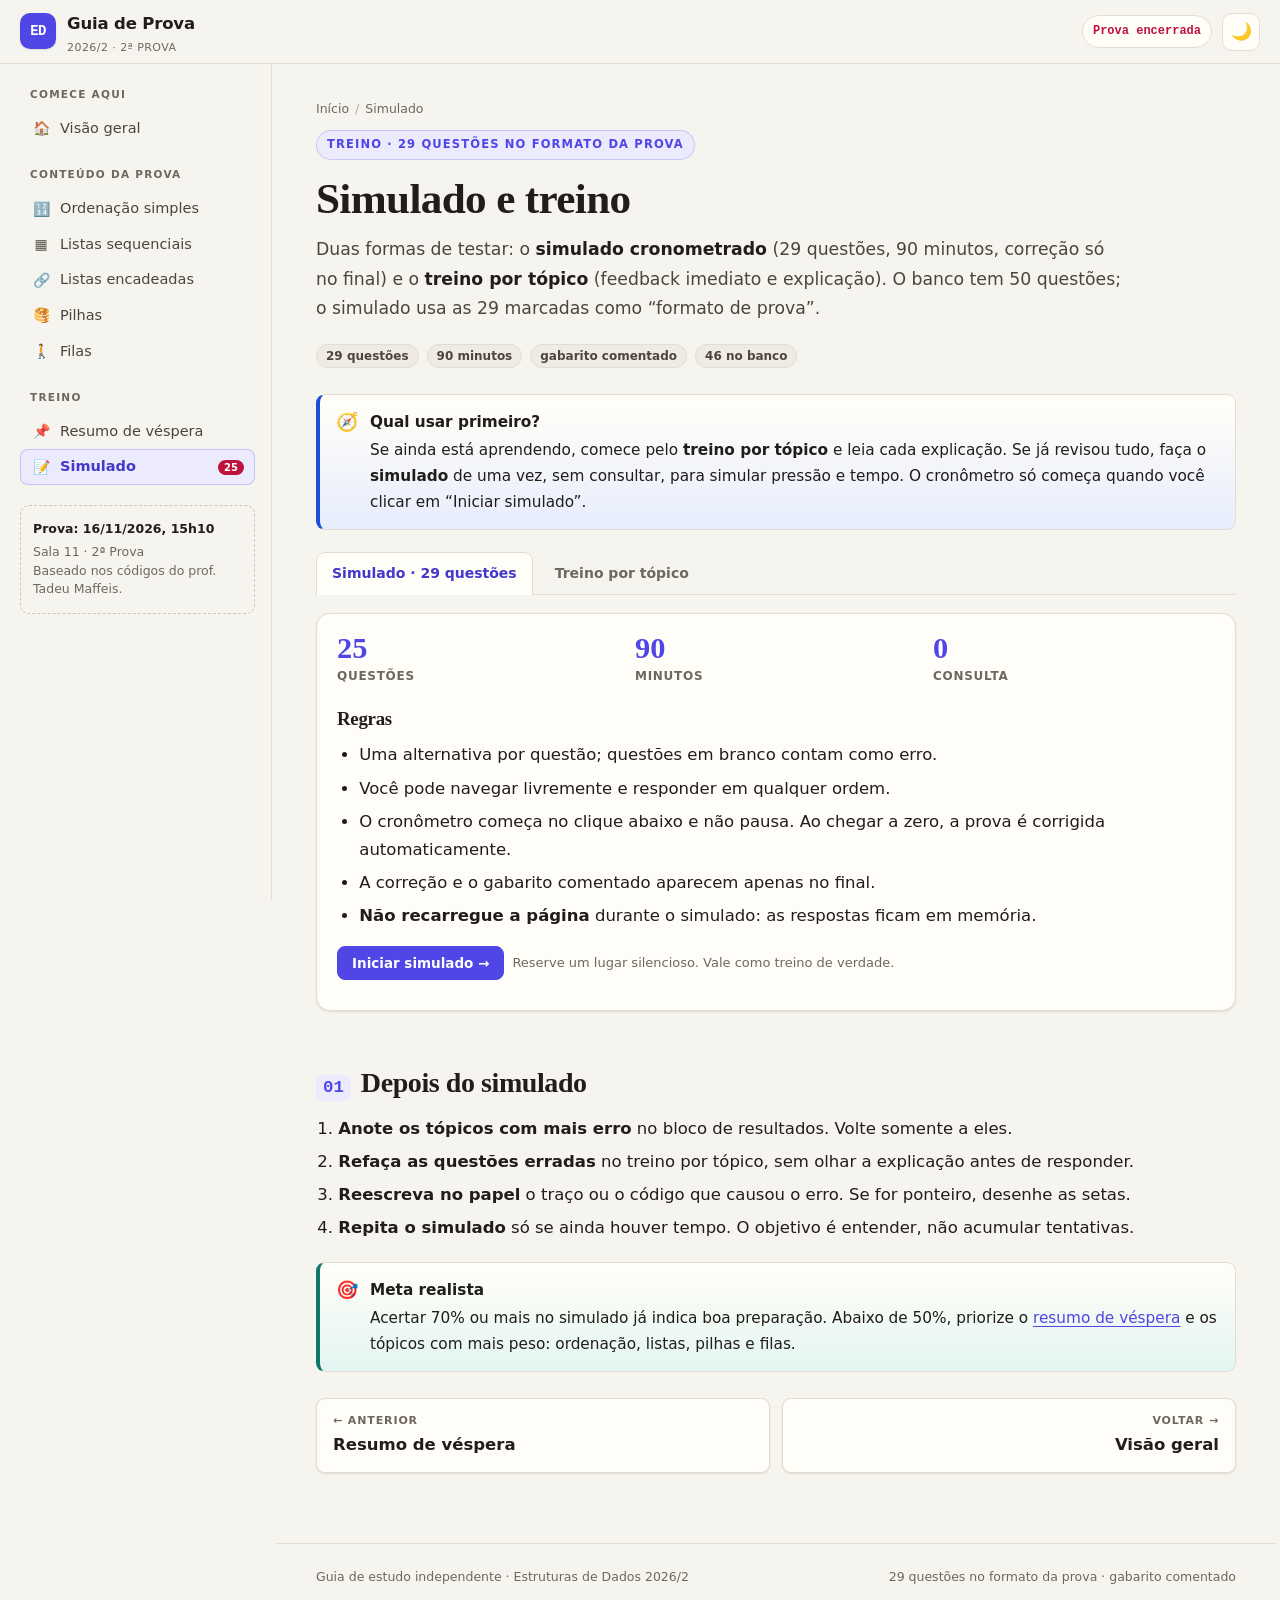
<file: pages/simulado.html>
<!DOCTYPE html>
<html lang="pt-BR" data-theme="light">
<head>
  <meta charset="utf-8">
  <meta name="viewport" content="width=device-width, initial-scale=1">
  <title>Simulado e treino — Guia de Prova ED 2026/2</title>
  <meta name="description" content="Simulado cronometrado de 29 questões e treino por tópico com correção comentada.">
  <link rel="stylesheet" href="../css/style.css">
  <script>try{var t=localStorage.getItem("ed-theme");if(t)document.documentElement.dataset.theme=t;}catch(e){}</script>
</head>
<body data-page="simulado" data-root="../" data-topic="geral">
  <a class="skip" href="#conteudo">Ir para o conteúdo</a>

  <header class="topbar">
    <button class="menu-btn" id="menuBtn" aria-label="Abrir menu" aria-expanded="false">☰</button>
    <a class="brand" href="../index.html">
      <span class="brand-mark">ED</span>
      <span>Guia de Prova<small>2026/2 · 2ª prova</small></span>
    </a>
    <div class="topbar-actions">
      <span class="countdown-mini" data-countdown-mini></span>
      <button class="icon-btn" id="themeBtn" aria-label="Alternar tema">🌙</button>
    </div>
  </header>

  <div class="layout">
    <aside class="sidebar" id="sidebar">
      <nav id="nav" class="nav" aria-label="Navegação principal"></nav>
      <div class="sidebar-foot">
        <strong>Prova: 16/11/2026, 15h10</strong>
        Sala 11 · 2ª Prova<br>
        Baseado nos códigos do prof. Tadeu Maffeis.
      </div>
    </aside>

    <main class="main" id="conteudo">
      <div class="content">
        <div class="crumbs"><a href="../index.html">Início</a><span>/</span>Simulado</div>
        <span class="eyebrow">Treino · 29 questões no formato da prova</span>
        <h1>Simulado e treino</h1>
        <p class="lead">
          Duas formas de testar: o <strong>simulado cronometrado</strong> (29 questões, 90 minutos, correção
          só no final) e o <strong>treino por tópico</strong> (feedback imediato e explicação). O banco tem
          50 questões; o simulado usa as 29 marcadas como “formato de prova”.
        </p>
        <div class="meta-row">
          <span class="pill">29 questões</span>
          <span class="pill">90 minutos</span>
          <span class="pill">gabarito comentado</span>
          <span class="pill">46 no banco</span>
        </div>

        <div class="callout info">
          <span class="ico">🧭</span>
          <div>
            <strong>Qual usar primeiro?</strong>
            <p class="mb0">Se ainda está aprendendo, comece pelo <strong>treino por tópico</strong> e leia cada
            explicação. Se já revisou tudo, faça o <strong>simulado</strong> de uma vez, sem consultar, para
            simular pressão e tempo. O cronômetro só começa quando você clicar em “Iniciar simulado”.</p>
          </div>
        </div>

        <div class="tabs">
          <button class="tab active" data-tab="simulado">Simulado · 29 questões</button>
          <button class="tab" data-tab="treino">Treino por tópico</button>
        </div>

        <!-- ============ SIMULADO ============ -->
        <section id="tab-simulado">
          <div class="card" id="simIntro">
            <div class="grid grid-3" style="margin-top:0">
              <div class="stat"><div class="big">25</div><div class="lbl">questões</div></div>
              <div class="stat"><div class="big">90</div><div class="lbl">minutos</div></div>
              <div class="stat"><div class="big">0</div><div class="lbl">consulta</div></div>
            </div>
            <h3>Regras</h3>
            <ul>
              <li>Uma alternativa por questão; questões em branco contam como erro.</li>
              <li>Você pode navegar livremente e responder em qualquer ordem.</li>
              <li>O cronômetro começa no clique abaixo e não pausa. Ao chegar a zero, a prova é corrigida automaticamente.</li>
              <li>A correção e o gabarito comentado aparecem apenas no final.</li>
              <li><strong>Não recarregue a página</strong> durante o simulado: as respostas ficam em memória.</li>
            </ul>
            <div class="controls">
              <button class="btn" id="simStart">Iniciar simulado →</button>
              <span class="muted small">Reserve um lugar silencioso. Vale como treino de verdade.</span>
            </div>
          </div>

          <div id="simArea" class="hidden">
            <div class="quiz-head">
              <span class="timer" id="simTimer">90:00</span>
              <div class="quiz-progress">
                <span class="progress-track"><span class="progress-fill" id="simFill" style="width:0%"></span></span>
                <span id="simAnswered">0 de 25 respondidas</span>
              </div>
              <span style="flex:1"></span>
              <span class="pill rose">sem consulta</span>
            </div>
            <form id="simForm" autocomplete="off"></form>
            <div class="quiz-nav">
              <button class="btn" id="simSubmit" type="button">Corrigir prova</button>
              <span class="muted small">A correção mostra o gabarito de todas as questões.</span>
            </div>
          </div>

          <div id="simResult" class="hidden"></div>
        </section>

        <!-- ============ TREINO ============ -->
        <section id="tab-treino" class="hidden">
          <div class="card" id="trainIntro">
            <h3 class="mt0">Escolha um tópico</h3>
            <p>
              O treino mostra uma questão por vez, corrige na hora e explica a resposta. Ideal para fixar
              um bloco antes de ir para o próximo. Você pode repetir quantas vezes quiser.
            </p>
            <div class="controls">
              <label class="field" for="trainTopic">Tópico
                <select id="trainTopic">
                  <option value="todas">Todas as questões</option>
                  <option value="ordenacao">Ordenação simples</option>
                  <option value="sequencial">Listas sequenciais</option>
                  <option value="encadeada">Listas encadeadas</option>
                  <option value="pilhas">Pilhas</option>
                  <option value="filas">Filas</option>
                  <option value="geral">Conceitos gerais</option>
                </select>
              </label>
              <button class="btn" id="trainStart">Começar treino →</button>
            </div>
            <p class="small muted mb0">
              Dica: depois de errar, volte à página do tópico e refaça o exemplo no papel. Não avance só
              porque a explicação “pareceu fazer sentido”.
            </p>
          </div>

          <div id="trainArea" class="hidden"></div>
        </section>

        <h2 id="depois"><span class="num">01</span> Depois do simulado</h2>
        <ol>
          <li><strong>Anote os tópicos com mais erro</strong> no bloco de resultados. Volte somente a eles.</li>
          <li><strong>Refaça as questões erradas</strong> no treino por tópico, sem olhar a explicação antes de responder.</li>
          <li><strong>Reescreva no papel</strong> o traço ou o código que causou o erro. Se for ponteiro, desenhe as setas.</li>
          <li><strong>Repita o simulado</strong> só se ainda houver tempo. O objetivo é entender, não acumular tentativas.</li>
        </ol>
        <div class="callout tip">
          <span class="ico">🎯</span>
          <div>
            <strong>Meta realista</strong>
            <p class="mb0">Acertar 70% ou mais no simulado já indica boa preparação. Abaixo de 50%, priorize
            o <a href="resumo.html">resumo de véspera</a> e os tópicos com mais peso: ordenação, listas,
            pilhas e filas.</p>
          </div>
        </div>

        <div class="page-nav">
          <a href="resumo.html"><span class="pn-lbl">← Anterior</span><span class="pn-title">Resumo de véspera</span></a>
          <a class="next" href="../index.html"><span class="pn-lbl">Voltar →</span><span class="pn-title">Visão geral</span></a>
        </div>
      </div>

      <footer class="footer">
        <span>Guia de estudo independente · Estruturas de Dados 2026/2</span>
        <span>29 questões no formato da prova · gabarito comentado</span>
      </footer>
    </main>
  </div>

  <button class="to-top" id="toTop" aria-label="Voltar ao topo">↑</button>

  <script src="../js/app.js"></script>
  <script src="../js/quiz-data.js"></script>
  <script src="../js/simulado.js"></script>
</body>
</html>
</file>
<file: css/style.css>
/* ==========================================================================
   ED 2026/2 — Guia de Prova
   Folha de estilo única, sem dependências externas (funciona offline).
   ========================================================================== */

/* ---------- Reset e tokens ---------- */
*, *::before, *::after { box-sizing: border-box; }

:root {
  --font-sans: ui-sans-serif, system-ui, -apple-system, "Segoe UI", Roboto, Arial, sans-serif;
  --font-serif: "Iowan Old Style", "Palatino Linotype", Palatino, Georgia, "Times New Roman", serif;
  --font-mono: ui-monospace, SFMono-Regular, Menlo, Consolas, "Liberation Mono", monospace;

  --bg: #f6f4ee;
  --bg-soft: #efebe2;
  --card: #fffdf8;
  --card-2: #faf7f0;
  --ink: #211d19;
  --ink-soft: #4b453d;
  --muted: #6f675d;
  --line: #e3ddd1;
  --line-strong: #cec6b8;

  --accent: #4f46e5;
  --accent-2: #4338ca;
  --accent-soft: #eceafd;
  --on-accent: #ffffff;

  --green: #0f766e;
  --green-soft: #e2f5f1;
  --amber: #b45309;
  --amber-soft: #fdf0dc;
  --rose: #be123c;
  --rose-soft: #fde7ec;
  --blue: #1d4ed8;
  --blue-soft: #e7edfd;
  --violet: #6d28d9;
  --violet-soft: #f0e9fd;

  --code-bg: #1b2230;
  --code-head: #151b26;
  --code-ink: #e6edf3;
  --code-line: #2c3648;

  --shadow-sm: 0 1px 2px rgba(28, 24, 18, .06), 0 1px 3px rgba(28, 24, 18, .05);
  --shadow-md: 0 6px 18px rgba(28, 24, 18, .08), 0 2px 6px rgba(28, 24, 18, .05);
  --radius: 14px;
  --radius-sm: 9px;
  --sidebar-w: 272px;
  --topbar-h: 64px;
  --maxw: 1000px;
}

html[data-theme="dark"] {
  --bg: #101319;
  --bg-soft: #151922;
  --card: #191d26;
  --card-2: #1e232e;
  --ink: #e9e6df;
  --ink-soft: #c3beb4;
  --muted: #9b968c;
  --line: #2b3140;
  --line-strong: #3a4253;

  --accent: #9294fa;
  --accent-2: #b3b5ff;
  --accent-soft: #252544;
  --on-accent: #12131b;

  --green: #5eead4;
  --green-soft: #12312e;
  --amber: #fbbf24;
  --amber-soft: #35280e;
  --rose: #fb7185;
  --rose-soft: #3a1520;
  --blue: #93b4fd;
  --blue-soft: #17233f;
  --violet: #c4b5fd;
  --violet-soft: #291f45;

  --code-bg: #0c1018;
  --code-head: #080b11;
  --code-line: #212936;

  --shadow-sm: 0 1px 2px rgba(0, 0, 0, .3);
  --shadow-md: 0 10px 26px rgba(0, 0, 0, .38);
}

/* Acento por tópico */
body[data-topic="ordenacao"] { --accent: #b45309; --accent-2: #92400e; --accent-soft: #fdf0dc; }
body[data-topic="sequencial"] { --accent: #1d4ed8; --accent-2: #1e40af; --accent-soft: #e7edfd; }
body[data-topic="encadeada"] { --accent: #6d28d9; --accent-2: #5b21b6; --accent-soft: #f0e9fd; }
body[data-topic="pilhas"] { --accent: #be123c; --accent-2: #9f1239; --accent-soft: #fde7ec; }
body[data-topic="filas"] { --accent: #0f766e; --accent-2: #115e59; --accent-soft: #e2f5f1; }
html[data-theme="dark"] body[data-topic="ordenacao"] { --accent: #fbbf24; --accent-2: #fcd34d; --accent-soft: #35280e; }
html[data-theme="dark"] body[data-topic="sequencial"] { --accent: #93b4fd; --accent-2: #b9cdfe; --accent-soft: #17233f; }
html[data-theme="dark"] body[data-topic="encadeada"] { --accent: #c4b5fd; --accent-2: #ddd0ff; --accent-soft: #291f45; }
html[data-theme="dark"] body[data-topic="pilhas"] { --accent: #fb7185; --accent-2: #fda4af; --accent-soft: #3a1520; }
html[data-theme="dark"] body[data-topic="filas"] { --accent: #5eead4; --accent-2: #99f6e4; --accent-soft: #12312e; }

html { scroll-behavior: smooth; scroll-padding-top: calc(var(--topbar-h) + 18px); }

body {
  margin: 0;
  background: var(--bg);
  color: var(--ink);
  font-family: var(--font-sans);
  font-size: 16.5px;
  line-height: 1.7;
  -webkit-font-smoothing: antialiased;
}

img, svg { max-width: 100%; }
a { color: var(--accent); text-decoration-thickness: 1px; text-underline-offset: 3px; }
a:hover { color: var(--accent-2); }

::selection { background: var(--accent); color: var(--on-accent); }

.skip {
  position: absolute; left: -999px; top: 8px; z-index: 999;
  background: var(--accent); color: var(--on-accent); padding: 10px 16px; border-radius: 8px;
}
.skip:focus { left: 12px; }

/* ---------- Topbar ---------- */
.topbar {
  position: sticky; top: 0; z-index: 60;
  height: var(--topbar-h);
  display: flex; align-items: center; gap: 14px;
  padding: 0 20px;
  background: color-mix(in srgb, var(--bg) 88%, transparent);
  backdrop-filter: blur(10px);
  border-bottom: 1px solid var(--line);
}
.brand {
  display: inline-flex; align-items: center; gap: 11px;
  text-decoration: none; color: var(--ink); font-weight: 700; letter-spacing: -.01em;
}
.brand:hover { color: var(--ink); }
.brand-mark {
  width: 36px; height: 36px; border-radius: 10px;
  display: grid; place-items: center;
  background: var(--accent); color: var(--on-accent);
  font-family: var(--font-mono); font-size: 14px; font-weight: 700;
  letter-spacing: -.04em; box-shadow: var(--shadow-sm);
}
.brand span small { display: block; font-size: 11px; font-weight: 500; color: var(--muted); line-height: 1; margin-top: 3px; letter-spacing: .04em; text-transform: uppercase; }

.topbar-actions { margin-left: auto; display: flex; align-items: center; gap: 10px; }
.countdown-mini {
  font-family: var(--font-mono); font-size: 12px; color: var(--muted);
  border: 1px solid var(--line); background: var(--card);
  padding: 5px 10px; border-radius: 999px; white-space: nowrap;
}
.countdown-mini strong { color: var(--rose); }
.icon-btn, .menu-btn {
  border: 1px solid var(--line); background: var(--card); color: var(--ink);
  width: 38px; height: 38px; border-radius: 10px; cursor: pointer;
  display: grid; place-items: center; font-size: 17px; line-height: 1;
  transition: background .15s, border-color .15s, transform .1s;
}
.icon-btn:hover, .menu-btn:hover { border-color: var(--accent); background: var(--accent-soft); }
.icon-btn:active, .menu-btn:active { transform: scale(.96); }
.menu-btn { display: none; }

/* ---------- Layout ---------- */
.layout {
  display: grid;
  grid-template-columns: var(--sidebar-w) minmax(0, 1fr);
  align-items: start;
  max-width: 1440px;
  margin: 0 auto;
}

.sidebar {
  position: sticky; top: var(--topbar-h);
  height: calc(100vh - var(--topbar-h));
  overflow-y: auto;
  padding: 22px 16px 28px 20px;
  border-right: 1px solid var(--line);
  scrollbar-width: thin;
}
.sidebar::-webkit-scrollbar { width: 6px; }
.sidebar::-webkit-scrollbar-thumb { background: var(--line-strong); border-radius: 999px; }

.nav-group { margin-bottom: 20px; }
.nav-title {
  font-size: 10.5px; font-weight: 700; letter-spacing: .12em;
  text-transform: uppercase; color: var(--muted);
  margin: 0 0 7px 10px;
}
.nav a {
  display: flex; align-items: center; gap: 9px;
  padding: 7px 10px; border-radius: 8px;
  color: var(--ink-soft); text-decoration: none; font-size: 14.5px;
  border: 1px solid transparent; line-height: 1.35;
}
.nav a .nav-ico { width: 20px; text-align: center; font-size: 14px; opacity: .9; }
.nav a:hover { background: var(--bg-soft); color: var(--ink); }
.nav a.active {
  background: var(--accent-soft); color: var(--accent-2);
  font-weight: 650; border-color: color-mix(in srgb, var(--accent) 25%, transparent);
}
.nav a.active .nav-ico { opacity: 1; }
.nav a .nav-badge {
  margin-left: auto; font-size: 10px; font-weight: 700;
  background: var(--rose); color: #fff; padding: 1px 6px; border-radius: 999px;
}
.sidebar-foot {
  margin-top: 8px; padding: 14px 12px;
  border: 1px dashed var(--line-strong); border-radius: var(--radius-sm);
  font-size: 12.5px; color: var(--muted); line-height: 1.5;
}
.sidebar-foot strong { color: var(--ink); display: block; margin-bottom: 4px; }

.main { min-width: 0; }
.content {
  width: 100%; max-width: var(--maxw);
  margin: 0 auto; padding: 34px 40px 70px;
}
.crumbs { font-size: 12.5px; color: var(--muted); margin-bottom: 10px; display: flex; gap: 6px; align-items: center; flex-wrap: wrap; }
.crumbs a { color: var(--muted); text-decoration: none; }
.crumbs a:hover { color: var(--accent); }
.crumbs span { opacity: .5; }

/* ---------- Cabeçalho de página ---------- */
.eyebrow {
  display: inline-flex; align-items: center; gap: 7px;
  font-size: 11.5px; font-weight: 700; letter-spacing: .1em; text-transform: uppercase;
  color: var(--accent); background: var(--accent-soft);
  border: 1px solid color-mix(in srgb, var(--accent) 22%, transparent);
  padding: 4px 10px; border-radius: 999px; margin-bottom: 14px;
}
h1, h2, h3, h4 { font-family: var(--font-serif); color: var(--ink); letter-spacing: -.015em; }
h1 { font-size: clamp(2rem, 4vw, 2.7rem); line-height: 1.15; margin: 0 0 12px; font-weight: 700; }
.lead { font-size: 1.08rem; color: var(--ink-soft); margin: 0 0 20px; max-width: 74ch; }
.meta-row { display: flex; flex-wrap: wrap; gap: 8px; margin-bottom: 26px; }

h2 {
  font-size: clamp(1.42rem, 2.4vw, 1.75rem); line-height: 1.25;
  margin: 46px 0 14px; padding-top: 8px; scroll-margin-top: 86px;
  display: flex; align-items: baseline; gap: 10px; flex-wrap: wrap;
}
h2 .num {
  font-family: var(--font-mono); font-size: .62em; font-weight: 600;
  color: var(--accent); background: var(--accent-soft);
  border-radius: 6px; padding: 2px 7px; letter-spacing: 0;
}
h3 { font-size: 1.18rem; margin: 28px 0 10px; line-height: 1.35; }
h4 { font-size: 1.02rem; margin: 20px 0 8px; font-family: var(--font-sans); font-weight: 700; }
p { margin: 0 0 14px; }
ul, ol { margin: 0 0 16px; padding-left: 1.35em; }
li { margin: 5px 0; }
li > ul, li > ol { margin-top: 4px; margin-bottom: 4px; }
strong { font-weight: 700; color: var(--ink); }
em { font-style: italic; }
hr { border: 0; border-top: 1px solid var(--line); margin: 34px 0; }

code {
  font-family: var(--font-mono); font-size: .88em;
  background: var(--bg-soft); border: 1px solid var(--line);
  padding: .1em .38em; border-radius: 5px; white-space: nowrap;
}
a code { color: inherit; }
.formula {
  display: inline-block; font-family: var(--font-mono);
  background: var(--accent-soft); border-color: color-mix(in srgb, var(--accent) 25%, transparent);
  color: var(--accent-2); padding: .16em .5em; font-weight: 600; white-space: nowrap;
}

.kbd {
  font-family: var(--font-mono); font-size: .78em;
  border: 1px solid var(--line-strong); border-bottom-width: 2px;
  background: var(--card); border-radius: 5px; padding: 1px 5px; white-space: nowrap;
}

/* ---------- Grids e cards ---------- */
.grid { display: grid; gap: 16px; margin: 20px 0; }
.grid-2 { grid-template-columns: repeat(2, minmax(0, 1fr)); }
.grid-3 { grid-template-columns: repeat(3, minmax(0, 1fr)); }
.grid-4 { grid-template-columns: repeat(4, minmax(0, 1fr)); }

.card {
  background: var(--card); border: 1px solid var(--line);
  border-radius: var(--radius); padding: 18px 20px; box-shadow: var(--shadow-sm);
}
.card h3, .card h4 { margin-top: 0; }
.card p:last-child, .card ul:last-child, .card ol:last-child { margin-bottom: 0; }
.card-soft { background: var(--card-2); box-shadow: none; }
.card-accent { border-top: 3px solid var(--accent); }

a.card { color: inherit; text-decoration: none; display: block; transition: transform .15s, box-shadow .15s, border-color .15s; }
a.card:hover { transform: translateY(-2px); box-shadow: var(--shadow-md); border-color: var(--accent); color: inherit; }
.card .card-kicker { font-size: 11px; font-weight: 700; letter-spacing: .08em; text-transform: uppercase; color: var(--accent); margin-bottom: 6px; }
.card .card-arrow { font-size: 13px; color: var(--muted); margin-top: 10px; }

.stat { text-align: left; }
.stat .big { font-family: var(--font-serif); font-size: 1.9rem; font-weight: 700; line-height: 1.1; color: var(--accent); }
.stat .lbl { font-size: 12px; color: var(--muted); text-transform: uppercase; letter-spacing: .06em; font-weight: 650; }

/* ---------- Pills, tags, badges ---------- */
.pill {
  display: inline-flex; align-items: center; gap: 5px;
  font-size: 12px; font-weight: 600; line-height: 1.4;
  padding: 3px 9px; border-radius: 999px;
  background: var(--bg-soft); border: 1px solid var(--line); color: var(--ink-soft);
  white-space: nowrap;
}
.pill.accent { background: var(--accent-soft); border-color: color-mix(in srgb, var(--accent) 25%, transparent); color: var(--accent-2); }
.pill.green { background: var(--green-soft); border-color: color-mix(in srgb, var(--green) 30%, transparent); color: var(--green); }
.pill.amber { background: var(--amber-soft); border-color: color-mix(in srgb, var(--amber) 30%, transparent); color: var(--amber); }
.pill.rose { background: var(--rose-soft); border-color: color-mix(in srgb, var(--rose) 30%, transparent); color: var(--rose); }
.pill.blue { background: var(--blue-soft); border-color: color-mix(in srgb, var(--blue) 30%, transparent); color: var(--blue); }
.pill.violet { background: var(--violet-soft); border-color: color-mix(in srgb, var(--violet) 30%, transparent); color: var(--violet); }

.tag {
  display: inline-block; font-family: var(--font-mono); font-size: 11px;
  padding: 1px 6px; border-radius: 4px;
  background: var(--accent-soft); color: var(--accent-2); font-weight: 600;
}

/* ---------- Callouts ---------- */
.callout {
  display: flex; gap: 12px; align-items: flex-start;
  border: 1px solid var(--line); border-left: 4px solid var(--accent);
  background: var(--card); border-radius: var(--radius-sm);
  padding: 14px 16px; margin: 20px 0; font-size: 15.3px;
}
.callout .ico { font-size: 18px; line-height: 1.4; flex: 0 0 auto; }
.callout > div { min-width: 0; }
.callout p:last-child, .callout ul:last-child, .callout ol:last-child { margin-bottom: 0; }
.callout > div > strong:first-child { display: block; margin-bottom: 2px; }
.callout.tip { border-left-color: var(--green); background: linear-gradient(0deg, var(--green-soft), var(--card) 90%); }
.callout.warn { border-left-color: var(--amber); background: linear-gradient(0deg, var(--amber-soft), var(--card) 90%); }
.callout.danger { border-left-color: var(--rose); background: linear-gradient(0deg, var(--rose-soft), var(--card) 90%); }
.callout.info { border-left-color: var(--blue); background: linear-gradient(0deg, var(--blue-soft), var(--card) 90%); }
.callout.exam { border-left-color: var(--rose); border-color: color-mix(in srgb, var(--rose) 28%, var(--line)); }
.callout.now { border-left-color: var(--accent); }
html[data-theme="dark"] .callout.tip,
html[data-theme="dark"] .callout.warn,
html[data-theme="dark"] .callout.danger,
html[data-theme="dark"] .callout.info { background: var(--card); }

/* ---------- Tabelas ---------- */
.table-wrap {
  margin: 18px 0; border: 1px solid var(--line); border-radius: var(--radius-sm);
  overflow-x: auto; background: var(--card); box-shadow: var(--shadow-sm);
}
table { width: 100%; border-collapse: collapse; font-size: 14.5px; }
caption { caption-side: top; text-align: left; padding: 10px 14px 0; font-size: 12.5px; color: var(--muted); }
th, td { padding: 9px 12px; text-align: left; border-bottom: 1px solid var(--line); vertical-align: top; }
thead th {
  background: var(--bg-soft); font-size: 11.5px; letter-spacing: .06em;
  text-transform: uppercase; color: var(--muted); font-weight: 700; white-space: nowrap;
}
tbody tr:last-child td { border-bottom: 0; }
tbody tr:hover { background: color-mix(in srgb, var(--accent) 4%, transparent); }
td.c, th.c { text-align: center; }
table.compact th, table.compact td { padding: 6px 10px; }
table.trace td { font-family: var(--font-mono); font-size: 13px; white-space: nowrap; }
table.trace td.hl { background: var(--amber-soft); color: var(--amber); font-weight: 700; }
table.trace td.sw { background: var(--rose-soft); color: var(--rose); font-weight: 700; }
table.trace td.ok { background: var(--green-soft); color: var(--green); font-weight: 700; }
.trace .ok { color: var(--green); font-weight: 700; }
.table-note { font-size: 12.5px; color: var(--muted); margin-top: -10px; }

/* ---------- Sumário da página ---------- */
.toc {
  background: var(--card); border: 1px solid var(--line); border-radius: var(--radius-sm);
  padding: 13px 18px 15px; margin: 24px 0; box-shadow: var(--shadow-sm);
}
.toc-title {
  font-size: 10.5px; letter-spacing: .11em; text-transform: uppercase;
  color: var(--muted); font-weight: 700; margin: 0 0 6px;
}
.toc ol { margin: 0; padding-left: 1.2em; font-size: 14px; columns: 2; column-gap: 28px; }
.toc li { margin: 4px 0; break-inside: avoid; }
.toc a { color: var(--ink-soft); text-decoration: none; }
.toc a:hover, .toc a.active { color: var(--accent-2); }
.toc a.active { font-weight: 700; }
@media (max-width: 620px) { .toc ol { columns: 1; } }

/* ---------- Código ---------- */
.codeblock {
  margin: 20px 0; border-radius: 12px; overflow: hidden;
  background: var(--code-bg); border: 1px solid #0b0f16;
  box-shadow: var(--shadow-md);
}
.codebar {
  display: flex; align-items: center; gap: 10px;
  background: var(--code-head); border-bottom: 1px solid var(--code-line);
  padding: 8px 12px; font-family: var(--font-mono); font-size: 11.5px; color: #9aa7bd;
}
.codebar .dots { display: inline-flex; gap: 5px; margin-right: 2px; }
.codebar .dots i { width: 9px; height: 9px; border-radius: 50%; background: #ff5f57; display: block; }
.codebar .dots i:nth-child(2) { background: #febc2e; }
.codebar .dots i:nth-child(3) { background: #28c840; }
.codebar .filename { margin-right: auto; color: #b9c6da; }
.copy {
  border: 1px solid var(--code-line); background: transparent; color: #aebbd0;
  font: inherit; font-family: var(--font-sans); font-size: 11px; font-weight: 600;
  padding: 3px 9px; border-radius: 6px; cursor: pointer;
}
.copy:hover { border-color: #52637e; color: #fff; }
.codeblock pre {
  margin: 0; padding: 16px 18px; overflow: auto; max-height: 560px;
  font-family: var(--font-mono); font-size: 13.2px; line-height: 1.62;
  color: var(--code-ink); tab-size: 4;
}
.codeblock pre code { background: none; border: 0; padding: 0; font-size: inherit; white-space: pre; color: inherit; }
.codeblock pre::-webkit-scrollbar { height: 8px; width: 8px; }
.codeblock pre::-webkit-scrollbar-thumb { background: #33405a; border-radius: 999px; }

.kw { color: #c792ea; }
.type { color: #7dd3fc; }
.str { color: #fcd34d; }
.num { color: #fca5a5; }
.com { color: #7f8da3; font-style: italic; }
.ann { color: #f9a8d4; }
.fn { color: #a5e3b4; }

pre.ascii {
  background: var(--card); border: 1px solid var(--line); border-radius: var(--radius-sm);
  padding: 14px 16px; overflow-x: auto; font-family: var(--font-mono);
  font-size: 12.8px; line-height: 1.5; color: var(--ink-soft); margin: 18px 0;
}
pre.ascii b { color: var(--accent); font-weight: 700; }

/* ---------- Accordion ---------- */
details {
  border: 1px solid var(--line); border-radius: var(--radius-sm);
  background: var(--card); margin: 12px 0; padding: 0; overflow: hidden;
}
details > summary {
  cursor: pointer; padding: 11px 15px; font-weight: 650; font-size: 14.5px;
  list-style: none; display: flex; align-items: center; gap: 9px;
  color: var(--ink); user-select: none;
}
details > summary::-webkit-details-marker { display: none; }
details > summary::before {
  content: "▸"; color: var(--accent); font-size: 12px; transition: transform .15s;
  display: inline-block; width: 10px;
}
details[open] > summary::before { transform: rotate(90deg); }
details > summary:hover { background: var(--bg-soft); }
details .details-body { padding: 4px 16px 14px; border-top: 1px solid var(--line); }
details .details-body > *:first-child { margin-top: 12px; }
details .details-body > *:last-child { margin-bottom: 0; }
details.examq { border-left: 4px solid var(--rose); }
details.examq > summary { font-family: var(--font-sans); }

/* ---------- Questões / simulado ---------- */
.quiz-shell { margin: 24px 0; }
.quiz-head {
  display: flex; flex-wrap: wrap; align-items: center; gap: 10px;
  margin-bottom: 14px;
}
.quiz-progress { display: flex; align-items: center; gap: 10px; font-size: 13px; color: var(--muted); }
.progress-track { width: 160px; height: 7px; border-radius: 999px; background: var(--bg-soft); overflow: hidden; border: 1px solid var(--line); }
.progress-fill { height: 100%; width: 0; background: var(--accent); border-radius: 999px; transition: width .25s; }

.qcard {
  background: var(--card); border: 1px solid var(--line); border-radius: var(--radius);
  padding: 20px 22px; margin: 16px 0; box-shadow: var(--shadow-sm);
}
.qcard .qmeta { display: flex; flex-wrap: wrap; gap: 8px; align-items: center; margin-bottom: 10px; }
.qcard .qnum { font-family: var(--font-mono); font-size: 12px; color: var(--muted); }
.qcard .qtext { font-size: 16px; margin-bottom: 14px; }
.qcard .qtext p:last-child { margin-bottom: 0; }
.qcard .qtext pre.ascii { margin: 10px 0; }
.options { display: grid; gap: 8px; }
.option {
  display: flex; gap: 10px; align-items: flex-start;
  border: 1px solid var(--line); background: var(--card-2);
  border-radius: 9px; padding: 10px 13px; cursor: pointer; font-size: 15px;
  transition: border-color .12s, background .12s;
}
.option:hover { border-color: var(--accent); background: var(--accent-soft); }
.option input { margin: 5px 0 0; accent-color: var(--accent); flex: 0 0 auto; }
.option .letter { font-family: var(--font-mono); font-weight: 700; color: var(--accent); flex: 0 0 auto; }
.option.correct { border-color: var(--green); background: var(--green-soft); }
.option.wrong { border-color: var(--rose); background: var(--rose-soft); }
.option.correct .letter { color: var(--green); }
.option.wrong .letter { color: var(--rose); }
.option.disabled { cursor: default; opacity: .95; }
.option.disabled:hover { border-color: var(--line); background: var(--card-2); }
.option.correct.disabled:hover { border-color: var(--green); background: var(--green-soft); }
.option.wrong.disabled:hover { border-color: var(--rose); background: var(--rose-soft); }
.qexplain {
  margin-top: 12px; border-top: 1px dashed var(--line); padding-top: 11px;
  font-size: 14.3px; color: var(--ink-soft);
}
.qexplain strong { color: var(--green); }

.quiz-nav { display: flex; flex-wrap: wrap; gap: 10px; align-items: center; margin-top: 18px; }
.result {
  background: var(--card); border: 1px solid var(--line); border-radius: var(--radius);
  padding: 22px; margin: 24px 0; box-shadow: var(--shadow-md);
}
.score-ring {
  width: 108px; height: 108px; border-radius: 50%;
  display: grid; place-items: center; flex: 0 0 auto;
  background: conic-gradient(var(--accent) calc(var(--pct) * 1%), var(--bg-soft) 0);
  position: relative;
}
.score-ring::before { content: ""; position: absolute; inset: 9px; background: var(--card); border-radius: 50%; }
.score-ring span { position: relative; font-family: var(--font-serif); font-weight: 700; font-size: 24px; }
.timer { font-family: var(--font-mono); font-weight: 700; font-size: 15px; color: var(--ink); background: var(--bg-soft); border: 1px solid var(--line); padding: 4px 10px; border-radius: 8px; }
.timer.low { color: var(--rose); border-color: color-mix(in srgb, var(--rose) 40%, var(--line)); background: var(--rose-soft); }
.result-top { display: flex; gap: 20px; align-items: center; flex-wrap: wrap; }
.breakdown { display: grid; gap: 8px; margin-top: 16px; }
.bd-row { display: grid; grid-template-columns: 150px 1fr 44px; gap: 10px; align-items: center; font-size: 13px; }
.bd-bar { height: 8px; background: var(--bg-soft); border-radius: 999px; overflow: hidden; border: 1px solid var(--line); }
.bd-bar i { display: block; height: 100%; background: var(--accent); border-radius: 999px; }

.tabs { display: flex; gap: 6px; border-bottom: 1px solid var(--line); margin: 22px 0 18px; flex-wrap: wrap; }
.tab {
  border: 1px solid transparent; border-bottom: 0; background: transparent;
  padding: 9px 15px; border-radius: 9px 9px 0 0; cursor: pointer;
  font: inherit; font-size: 14px; font-weight: 600; color: var(--muted);
  margin-bottom: -1px;
}
.tab:hover { color: var(--ink); background: var(--bg-soft); }
.tab.active { background: var(--card); border-color: var(--line); color: var(--accent-2); }

/* ---------- Checklist / plano ---------- */
.checklist { list-style: none; padding: 0; margin: 16px 0; display: grid; gap: 8px; }
.checklist li { margin: 0; }
.check-item {
  display: flex; align-items: flex-start; gap: 10px;
  background: var(--card); border: 1px solid var(--line); border-radius: 9px;
  padding: 10px 13px; font-size: 14.8px;
}
.check-item input { margin: 5px 0 0; accent-color: var(--accent); flex: 0 0 auto; }
.check-item:has(input:checked) { opacity: .62; }
.check-item:has(input:checked) .ci-title { text-decoration: line-through; }
.check-item .ci-title { font-weight: 600; }
.check-item .ci-sub { display: block; font-size: 12.5px; color: var(--muted); font-weight: 400; }

.timeline { list-style: none; padding: 0; margin: 18px 0; position: relative; }
.timeline::before { content: ""; position: absolute; left: 10px; top: 6px; bottom: 6px; width: 2px; background: var(--line); }
.timeline li { position: relative; padding: 0 0 18px 34px; margin: 0; }
.timeline li::before {
  content: ""; position: absolute; left: 4px; top: 6px; width: 14px; height: 14px;
  border-radius: 50%; background: var(--card); border: 3px solid var(--accent);
}
.timeline .tl-time { font-family: var(--font-mono); font-size: 11.5px; color: var(--accent); font-weight: 700; letter-spacing: .02em; text-transform: uppercase; }
.timeline .tl-title { font-weight: 700; margin-left: 7px; }
.timeline p { margin: 3px 0 0; font-size: 14.3px; color: var(--ink-soft); }

/* ---------- Demos / visualizadores ---------- */
.demo {
  background: var(--card); border: 1px solid var(--line); border-radius: var(--radius);
  padding: 18px; margin: 22px 0; box-shadow: var(--shadow-sm);
}
.demo-top { display: flex; flex-wrap: wrap; align-items: center; gap: 10px; margin-bottom: 14px; }
.demo-title { font-weight: 700; font-size: 14px; margin-right: auto; }
.demo-title small { display: block; font-weight: 400; color: var(--muted); font-size: 12px; }

.controls { display: flex; flex-wrap: wrap; gap: 8px; align-items: center; margin: 12px 0; }
.btn {
  display: inline-flex; align-items: center; justify-content: center; gap: 6px;
  background: var(--accent); color: var(--on-accent); border: 1px solid var(--accent);
  padding: 8px 14px; border-radius: 8px; cursor: pointer;
  font: inherit; font-size: 13.5px; font-weight: 650; line-height: 1.2;
  transition: filter .12s, transform .1s;
}
.btn:hover { filter: brightness(1.08); color: var(--on-accent); }
.btn:active { transform: scale(.98); }
.btn.ghost { background: var(--card); color: var(--ink); border-color: var(--line-strong); }
.btn.ghost:hover { border-color: var(--accent); color: var(--accent-2); background: var(--accent-soft); filter: none; }
.btn.soft { background: var(--accent-soft); color: var(--accent-2); border-color: color-mix(in srgb, var(--accent) 25%, transparent); }
.btn:disabled { opacity: .45; cursor: not-allowed; transform: none; }
.btn.sm { padding: 5px 10px; font-size: 12.5px; border-radius: 6px; }
select, input[type="number"], input[type="text"] {
  font: inherit; font-size: 13.5px; color: var(--ink);
  background: var(--card); border: 1px solid var(--line-strong);
  border-radius: 8px; padding: 7px 9px;
}
select:focus, input:focus { outline: 2px solid color-mix(in srgb, var(--accent) 40%, transparent); outline-offset: 1px; }
input[type="range"] { accent-color: var(--accent); width: 120px; }
.field { display: inline-flex; align-items: center; gap: 7px; font-size: 13px; color: var(--muted); }
.field input[type="number"] { width: 68px; }

.bars {
  display: flex; align-items: flex-end; gap: 5px;
  height: 230px; padding: 10px 6px 0;
  background:
    repeating-linear-gradient(0deg, transparent, transparent 45px, color-mix(in srgb, var(--line) 55%, transparent) 45px, color-mix(in srgb, var(--line) 55%, transparent) 46px);
  border: 1px solid var(--line); border-radius: var(--radius-sm); margin: 8px 0;
}
.bar {
  flex: 1 1 0; min-width: 8px; position: relative;
  background: var(--accent); border-radius: 4px 4px 0 0;
  transition: height .18s ease, background .12s, transform .12s;
  display: flex; align-items: flex-start; justify-content: center;
}
.bar .v {
  position: absolute; top: -20px; left: 50%; transform: translateX(-50%);
  font-family: var(--font-mono); font-size: 10.5px; color: var(--muted);
  white-space: nowrap;
}
.bar.compare { background: var(--amber); }
.bar.swap { background: var(--rose); transform: translateY(-4px); }
.bar.region { background: color-mix(in srgb, var(--green) 62%, var(--accent)); }
.bar.sorted { background: var(--green); }
.demo-status {
  display: flex; flex-wrap: wrap; gap: 14px; align-items: center;
  font-size: 12.5px; color: var(--muted); min-height: 22px;
}
.demo-status b { color: var(--ink); font-family: var(--font-mono); font-weight: 600; }
.demo-note {
  font-size: 13px; color: var(--ink-soft); margin-top: 8px; min-height: 22px;
  background: var(--bg-soft); border-radius: 7px; padding: 6px 10px;
  font-family: var(--font-mono);
}
.legend { display: flex; flex-wrap: wrap; gap: 12px; font-size: 12px; color: var(--muted); margin-top: 8px; }
.legend span { display: inline-flex; align-items: center; gap: 5px; }
.legend i { width: 11px; height: 11px; border-radius: 3px; display: inline-block; background: var(--accent); }

/* Pilha */
.stack-viz {
  min-height: 190px; display: flex; flex-direction: column-reverse; justify-content: flex-start;
  gap: 5px; align-items: stretch; max-width: 220px; margin: 10px auto;
  padding: 12px; border: 2px dashed var(--line-strong); border-radius: 4px 4px 12px 12px;
  border-top: 0; position: relative;
}
.stack-viz .slot {
  background: var(--accent-soft); border: 1px solid color-mix(in srgb, var(--accent) 35%, transparent);
  color: var(--accent-2); font-family: var(--font-mono); font-weight: 700;
  border-radius: 7px; padding: 9px; text-align: center; font-size: 15px;
  animation: popIn .18s ease;
}
.stack-viz .slot.top { background: var(--accent); color: var(--on-accent); border-color: var(--accent); }
.stack-viz .slot.top::after { content: " ← topo"; font-size: 10px; font-weight: 500; opacity: .9; }
.stack-empty { color: var(--muted); font-size: 13px; text-align: center; margin: auto; }

/* Fila */
.queue-viz {
  display: flex; align-items: center; gap: 6px; min-height: 78px;
  padding: 12px; border: 2px dashed var(--line-strong); border-radius: 12px;
  overflow-x: auto; margin: 10px 0;
}
.queue-viz .qitem {
  flex: 0 0 auto; background: var(--accent-soft); border: 1px solid color-mix(in srgb, var(--accent) 35%, transparent);
  color: var(--accent-2); font-family: var(--font-mono); font-weight: 700;
  border-radius: 7px; padding: 10px 14px; animation: popIn .18s ease;
}
.queue-viz .qitem.front { background: var(--accent); color: var(--on-accent); border-color: var(--accent); }
.queue-viz .qitem.front::before { content: "frente→ "; font-size: 9px; font-weight: 500; }
.queue-viz .qitem.back::after { content: " ←fim"; font-size: 9px; font-weight: 500; }
.queue-viz .qempty { color: var(--muted); font-size: 13px; }
.qmeta { display: flex; gap: 16px; font-size: 12px; color: var(--muted); font-family: var(--font-mono); }

/* Fila circular */
.circular { display: grid; grid-template-columns: repeat(6, minmax(0, 1fr)); gap: 7px; margin: 12px 0; }
.cslot {
  position: relative; min-height: 76px; padding: 20px 4px 17px;
  border: 1px dashed var(--line-strong); border-radius: 9px;
  background: var(--card-2); text-align: center;
}
.cslot .ci { position: absolute; top: 2px; left: 6px; font-family: var(--font-mono); font-size: 10px; color: var(--muted); }
.cslot .cv { font-family: var(--font-mono); font-weight: 700; font-size: 15px; color: var(--ink-soft); }
.cslot.filled { border-style: solid; border-color: var(--accent); background: var(--accent-soft); }
.cslot.filled .cv { color: var(--accent-2); }
.cslot .tags { position: absolute; bottom: 2px; left: 0; right: 0; display: flex; justify-content: center; gap: 3px; }
.cslot .tagf, .cslot .tagr {
  font-family: var(--font-mono); font-size: 9px; font-weight: 700;
  border-radius: 3px; padding: 0 4px; line-height: 1.5;
}
.cslot .tagf { background: var(--accent); color: var(--on-accent); }
.cslot .tagr { background: var(--green); color: #fff; }
html[data-theme="dark"] .cslot .tagr { color: #08201d; }
@media (max-width: 620px) { .circular { grid-template-columns: repeat(3, minmax(0, 1fr)); } }

/* Nós / lista encadeada */
.node-viz {
  display: flex; align-items: center; gap: 0; flex-wrap: nowrap;
  overflow-x: auto; padding: 16px 6px; min-height: 96px;
}
.node {
  flex: 0 0 auto; display: flex; border: 2px solid var(--accent);
  border-radius: 9px; overflow: hidden; background: var(--card);
  box-shadow: var(--shadow-sm); animation: popIn .18s ease;
}
.node .val {
  padding: 9px 13px; font-family: var(--font-mono); font-weight: 700; font-size: 15px;
  background: var(--accent-soft); color: var(--accent-2); min-width: 44px; text-align: center;
}
.node .ptr {
  padding: 9px 8px; font-family: var(--font-mono); font-size: 11px; color: var(--muted);
  border-left: 1px dashed var(--line-strong); display: grid; place-items: center; min-width: 34px;
  background: var(--card-2);
}
.node.head .val { background: var(--accent); color: var(--on-accent); }
.node.dim { opacity: .38; }
.arrow { color: var(--muted); font-family: var(--font-mono); padding: 0 5px; font-size: 17px; flex: 0 0 auto; }
.node-labels { display: flex; gap: 22px; font-size: 11.5px; color: var(--muted); font-family: var(--font-mono); padding-left: 4px; }
.null-node { font-family: var(--font-mono); font-size: 12px; color: var(--muted); border: 1px dashed var(--line-strong); border-radius: 6px; padding: 5px 8px; flex: 0 0 auto; }
.node-msg { font-size: 13px; min-height: 22px; color: var(--ink-soft); margin-top: 8px; }
.node-msg.err { color: var(--rose); }

/* Checklist de conclusão de página */
.done-box {
  display: flex; align-items: center; gap: 12px; flex-wrap: wrap;
  margin-top: 44px; padding: 16px 18px;
  background: var(--card); border: 1px solid var(--line); border-radius: var(--radius);
  box-shadow: var(--shadow-sm);
}
.done-box label { display: flex; align-items: center; gap: 9px; font-weight: 650; cursor: pointer; }
.done-box input { width: 18px; height: 18px; accent-color: var(--green); }
.done-box .done-hint { font-size: 12.5px; color: var(--muted); margin-left: auto; }

.page-nav { display: flex; gap: 12px; justify-content: space-between; margin-top: 26px; flex-wrap: wrap; }
.page-nav a {
  flex: 1 1 220px; background: var(--card); border: 1px solid var(--line); border-radius: var(--radius-sm);
  padding: 13px 16px; text-decoration: none; color: var(--ink); box-shadow: var(--shadow-sm);
}
.page-nav a:hover { border-color: var(--accent); color: var(--ink); }
.page-nav .pn-lbl { display: block; font-size: 11px; color: var(--muted); text-transform: uppercase; letter-spacing: .08em; font-weight: 700; }
.page-nav .pn-title { font-weight: 650; }
.page-nav a.next { text-align: right; }

.footer {
  border-top: 1px solid var(--line); padding: 22px 40px 34px;
  max-width: var(--maxw); margin: 0 auto; font-size: 12.5px; color: var(--muted);
  display: flex; justify-content: space-between; gap: 14px; flex-wrap: wrap;
}

.to-top {
  position: fixed; right: 20px; bottom: 20px; z-index: 40;
  width: 40px; height: 40px; border-radius: 50%; border: 1px solid var(--line-strong);
  background: var(--card); color: var(--ink); box-shadow: var(--shadow-md);
  cursor: pointer; display: none; place-items: center; font-size: 16px;
}
.to-top.show { display: grid; }

/* ---------- Home ---------- */
.hero {
  border: 1px solid var(--line); border-radius: 20px;
  background:
    radial-gradient(1200px 220px at 85% -40%, color-mix(in srgb, var(--accent) 16%, transparent), transparent),
    var(--card);
  padding: 30px 32px; margin: 6px 0 26px; box-shadow: var(--shadow-sm);
  position: relative; overflow: hidden;
}
.hero h1 { margin-bottom: 10px; }
.hero .lead { margin-bottom: 18px; }
.hero-actions { display: flex; flex-wrap: wrap; gap: 10px; align-items: center; }
.hero-count {
  display: grid; grid-template-columns: repeat(4, minmax(56px, 1fr)); gap: 8px;
  margin: 18px 0 6px; max-width: 430px;
}
.hero-count div {
  background: var(--bg-soft); border: 1px solid var(--line);
  border-radius: 10px; padding: 8px 4px 6px; text-align: center;
}
.hero-count b { display: block; font-family: var(--font-serif); font-size: 1.55rem; line-height: 1.1; color: var(--ink); }
.hero-count span { font-size: 10px; text-transform: uppercase; letter-spacing: .1em; color: var(--muted); font-weight: 700; }
.hero-count div:first-child b { color: var(--rose); }

.topic-card { position: relative; }
.topic-card .status {
  position: absolute; top: 14px; right: 14px; font-size: 10.5px; font-weight: 700;
  padding: 2px 8px; border-radius: 999px; background: var(--bg-soft);
  color: var(--muted); border: 1px solid var(--line);
}
.topic-card .status.done { background: var(--green-soft); color: var(--green); border-color: color-mix(in srgb, var(--green) 30%, transparent); }
.topic-card h3 { padding-right: 70px; }

.big-progress { display: flex; align-items: center; gap: 12px; margin: 10px 0 0; font-size: 13px; color: var(--muted); }
.big-progress .progress-track { width: 190px; }

.exam-banner {
  display: flex; flex-wrap: wrap; gap: 16px; align-items: center;
  border: 1px solid color-mix(in srgb, var(--rose) 30%, var(--line));
  background: linear-gradient(90deg, var(--rose-soft), var(--card));
  border-radius: var(--radius); padding: 16px 18px; margin: 22px 0;
}
.exam-banner .eb-ico { font-size: 26px; }
.exam-banner .eb-text { flex: 1 1 280px; font-size: 14px; }
.exam-banner .eb-text strong { display: block; font-size: 15px; }
.exam-banner .eb-date { font-family: var(--font-mono); font-size: 13px; font-weight: 700; color: var(--rose); }

/* ---------- Utilitários ---------- */
.muted { color: var(--muted); }
.small { font-size: 13px; }
.center { text-align: center; }
.mt0 { margin-top: 0; }
.mb0 { margin-bottom: 0; }
.nowrap { white-space: nowrap; }
.mono { font-family: var(--font-mono); }
.hidden { display: none !important; }
.sr-only { position: absolute; width: 1px; height: 1px; padding: 0; margin: -1px; overflow: hidden; clip: rect(0 0 0 0); white-space: nowrap; border: 0; }
.anchor-link { font-size: .6em; color: var(--muted); opacity: 0; text-decoration: none; }
h2:hover .anchor-link, h3:hover .anchor-link { opacity: 1; }

@keyframes popIn { from { opacity: 0; transform: translateY(4px) scale(.98); } to { opacity: 1; transform: none; } }

@media (prefers-reduced-motion: reduce) {
  *, *::before, *::after { animation-duration: .001ms !important; transition-duration: .001ms !important; scroll-behavior: auto !important; }
}

/* ---------- Responsivo ---------- */
@media (max-width: 1080px) {
  :root { --sidebar-w: 240px; }
  .content { padding: 28px 26px 60px; }
}

@media (max-width: 860px) {
  .layout { grid-template-columns: minmax(0, 1fr); }
  .sidebar {
    position: fixed; left: 0; top: var(--topbar-h); z-index: 55;
    width: min(310px, 84vw); background: var(--card);
    transform: translateX(-105%); transition: transform .22s ease;
    box-shadow: var(--shadow-md); border-right: 1px solid var(--line);
    height: calc(100dvh - var(--topbar-h));
  }
  .sidebar.open { transform: translateX(0); }
  .menu-btn { display: grid; }
  .content { padding: 24px 20px 56px; }
  .grid-3, .grid-4 { grid-template-columns: repeat(2, minmax(0, 1fr)); }
  .countdown-mini { display: none; }
  .footer { padding: 20px 20px 90px; }
  body.nav-open { overflow: hidden; }
  body.nav-open::after {
    content: ""; position: fixed; inset: var(--topbar-h) 0 0; background: rgba(0,0,0,.35); z-index: 54;
  }
}

@media (max-width: 620px) {
  body { font-size: 16px; }
  .grid-2, .grid-3, .grid-4 { grid-template-columns: minmax(0, 1fr); }
  h1 { font-size: 1.85rem; }
  .hero { padding: 22px 20px; }
  .content { padding: 20px 15px 50px; }
  .topbar { padding: 0 13px; }
  .brand-mark { width: 32px; height: 32px; }
  .brand span small { display: none; }
  .qcard { padding: 16px; }
  .bd-row { grid-template-columns: 110px 1fr 38px; }
  .hero-count { grid-template-columns: repeat(4, 1fr); }
  .hero-count b { font-size: 1.25rem; }
  .done-box .done-hint { margin-left: 0; }
  .bars { height: 180px; }
  table { font-size: 13.3px; }
}

/* ---------- Impressão ---------- */
@media print {
  :root { --bg: #fff; --card: #fff; --card-2: #fff; --bg-soft: #f3f3f3; --ink: #000; --ink-soft: #222; --muted: #444; --line: #bbb; }
  body { font-size: 11.5pt; line-height: 1.45; background: #fff; }
  .topbar, .sidebar, .to-top, .menu-btn, .copy, .controls, .demo, .quiz-nav, .tabs, .footer, .page-nav, .done-box { display: none !important; }
  .layout { display: block; }
  .content { max-width: none; padding: 0; }
  a { color: #000; text-decoration: underline; }
  h1 { font-size: 24pt; }
  h2 { font-size: 16pt; page-break-after: avoid; margin-top: 22pt; }
  h3 { font-size: 13pt; page-break-after: avoid; }
  .card, .callout, .table-wrap, details { box-shadow: none; break-inside: avoid; }
  details { border: 1px solid #ccc; }
  details:not([open]) .details-body { display: block; }
  .codeblock { box-shadow: none; break-inside: avoid; border: 1px solid #999; }
  .codeblock pre { max-height: none; white-space: pre-wrap; }
  .codebar { color: #333; background: #eee; }
  .page-break { page-break-before: always; }
  .hero { border: 1px solid #ccc; }
  .qcard { break-inside: avoid; }
}
</file>
